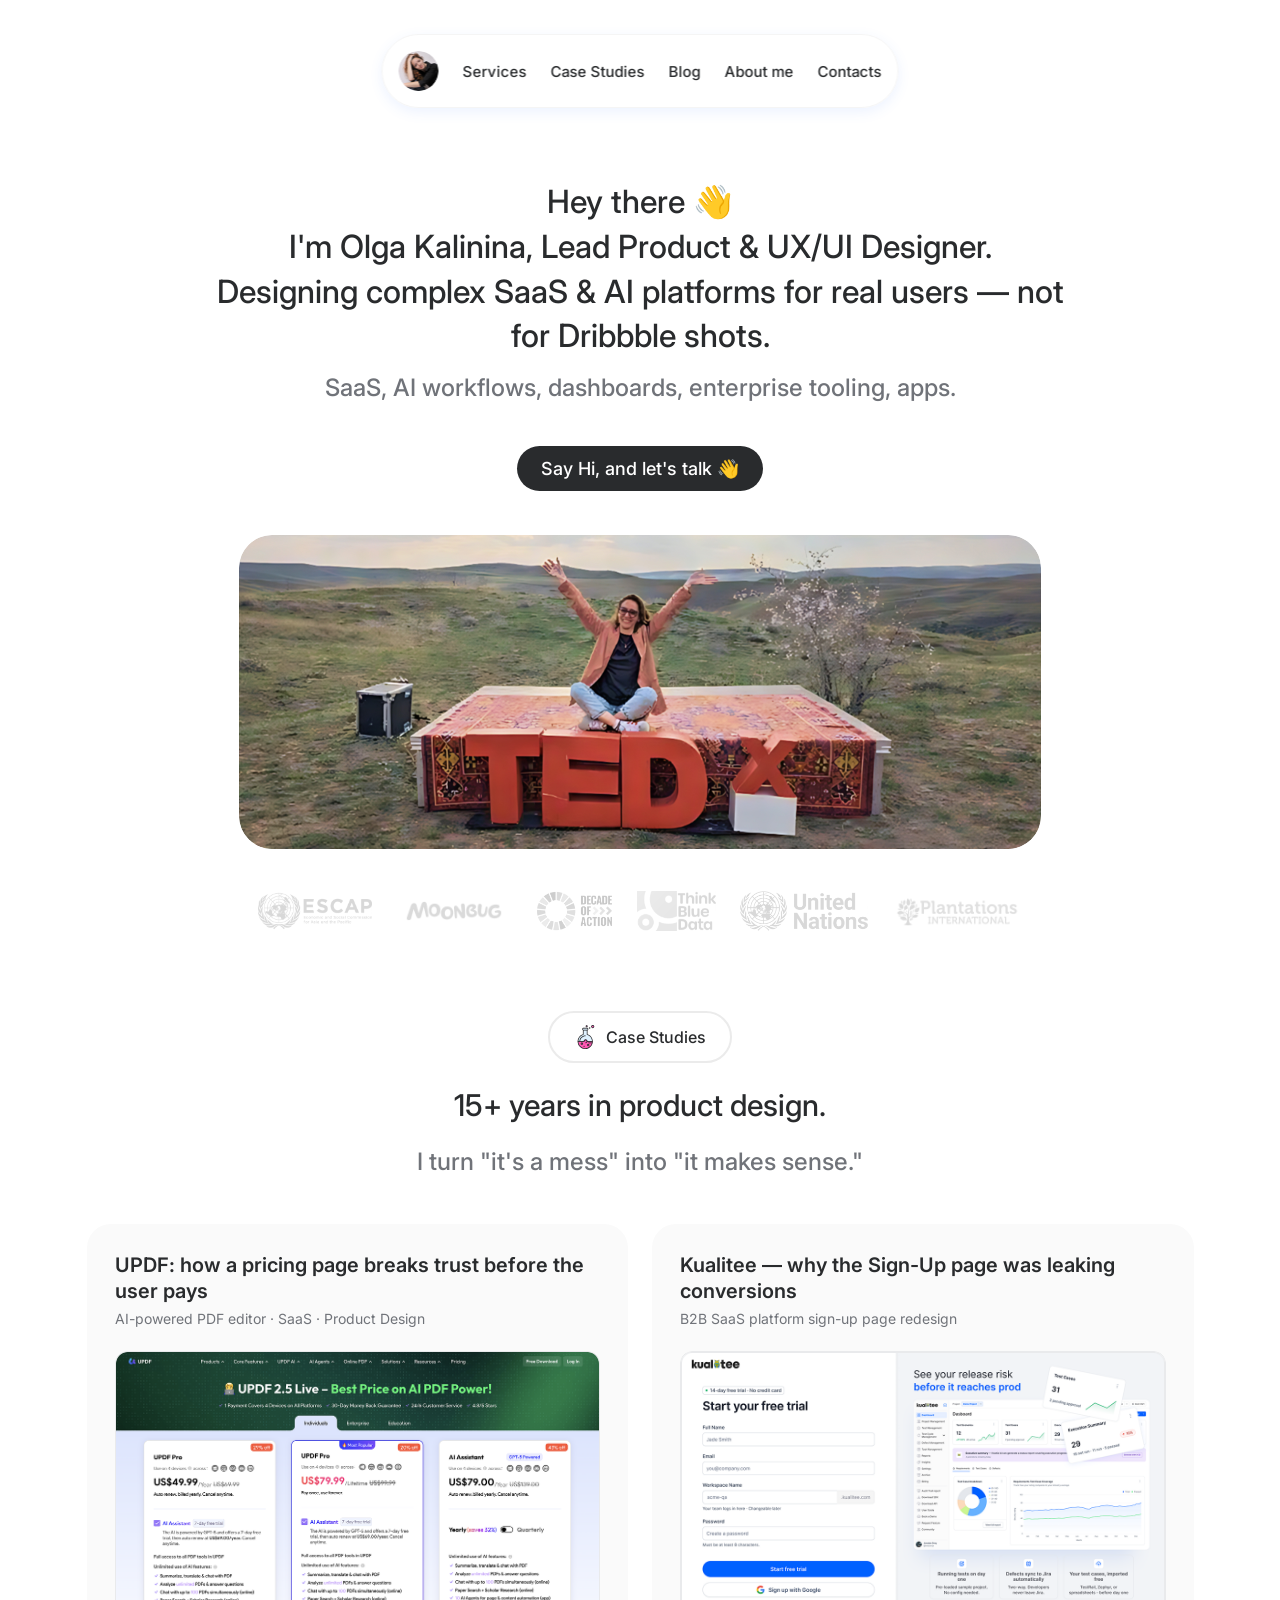
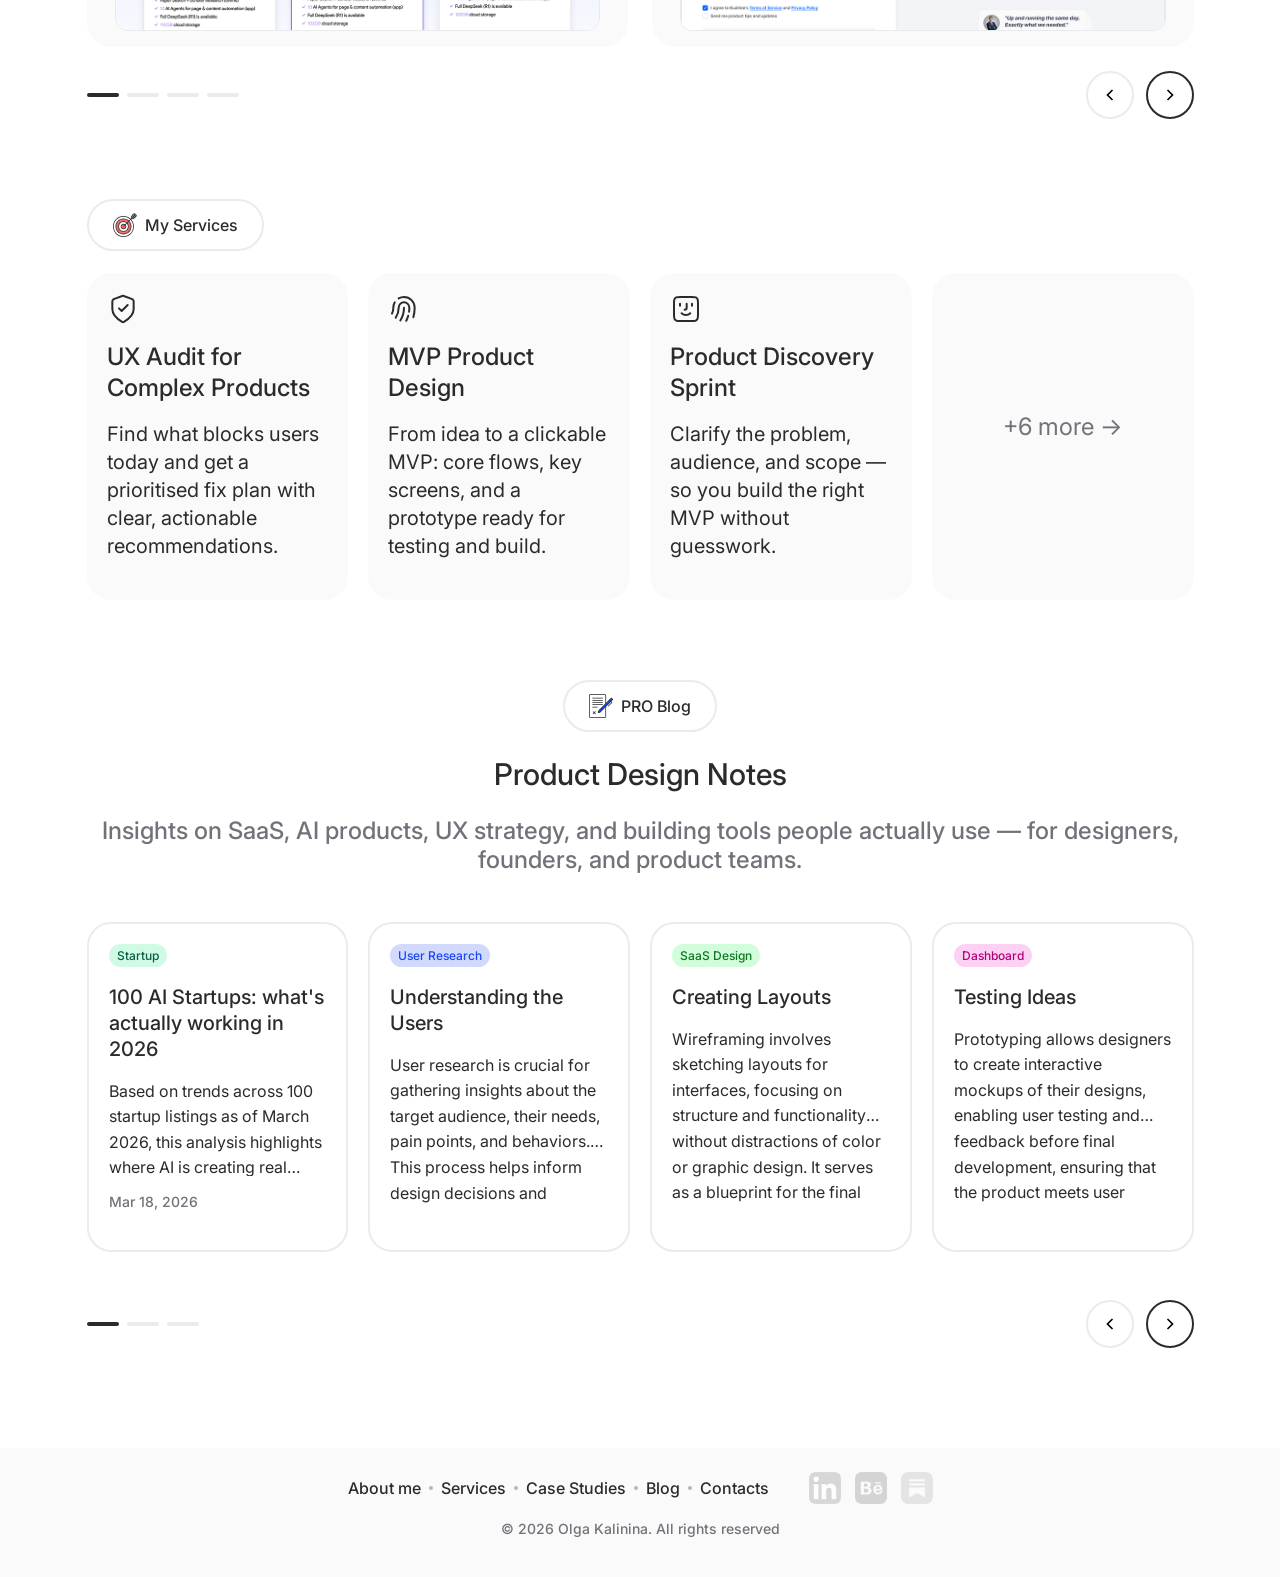
<file: index.html>
<!DOCTYPE html>
<html lang="en">
<head>
  <meta charset="UTF-8" />
  <meta name="viewport" content="width=device-width, initial-scale=1.0" />
  <title>Olga Kalinina — Lead Product & UX/UI Designer</title>
  <link rel="stylesheet" href="style.css" />
  <style>
    /* ── Hero ── */
    .hero { text-align: center; padding: 60px 0 0; display: flex; flex-direction: column; align-items: center; gap: 44px; }
    .hero-text { display: flex; flex-direction: column; gap: 14px; max-width: 863px; }
    .hero-title { font-size: 32px; font-weight: 500; color: var(--dark); line-height: 1.4; }
    .hero-sub { font-size: 24px; font-weight: 500; color: var(--gray); }
    .hero-media { display: flex; flex-direction: column; align-items: center; gap: 42px; width: 100%; max-width: 863px; }
    .hero-photo { width: 100%; max-width: 802px; height: 314px; border-radius: 33px; object-fit: cover; display: block; background: #e8eeff; }
    .client-logos { display: flex; align-items: center; gap: 24px; flex-wrap: nowrap; justify-content: center; }
    .client-logos img { height: 40px; width: auto; max-width: 130px; object-fit: contain; opacity: 0.5; filter: grayscale(1); flex-shrink: 0; }

    /* ── Case Studies section ── */
    .cs-section { display: flex; flex-direction: column; gap: 48px; align-items: center; padding: 80px 0 0; }
    .cs-section-header { display: flex; flex-direction: column; gap: 24px; align-items: center; }
    .cs-section-title { font-size: 30px; font-weight: 500; color: var(--dark); text-align: center; }
    .cs-section-sub { font-size: 24px; font-weight: 500; color: var(--gray); text-align: center; }

    /* Carousel */
    .carousel-wrap { width: 100%; overflow: hidden; }
    .carousel-slides { display: flex; transition: transform 0.45s ease; }
    .carousel-slide { min-width: 100%; display: grid; grid-template-columns: 1fr 1fr; gap: 24px; }

    .cs-card {
      background: var(--bg-soft);
      border-radius: var(--radius-card);
      padding: 28px 28px 0;
      display: flex; flex-direction: column; gap: 8px;
      overflow: hidden; cursor: pointer;
      transition: transform 0.25s, box-shadow 0.25s;
      text-decoration: none; color: inherit;
    }
    .cs-card:hover { transform: translateY(-4px); box-shadow: 0 12px 40px rgba(0,0,0,0.08); }
    .cs-card-header { display: flex; align-items: flex-start; justify-content: space-between; gap: 12px; }
    .cs-card-title { font-size: 20px; font-weight: 600; color: var(--dark); margin-bottom: 6px; line-height: 1.3; }
    .cs-card-desc { font-size: 14px; color: var(--gray); }
    .cs-lock-btn {
      width: 36px; height: 36px; border-radius: 50%;
      background: white; border: 1px solid var(--light-gray);
      display: flex; align-items: center; justify-content: center; flex-shrink: 0; margin-top: 2px;
    }
    .cs-lock-btn svg { width: 18px; height: 18px; }
    .cs-card-img { margin: 16px -28px 0; overflow: hidden; border-radius: 16px 16px 0 0; }
    .cs-card-img img { width: 100%; height: 300px; object-fit: cover; object-position: top; display: block; }
    .cs-card-img-contained { margin: 16px 0 16px; padding: 0; overflow: hidden; border-radius: 12px; }
    .cs-card-img-contained img { width: 100%; height: 280px; object-fit: cover; object-position: top; display: block; border-radius: 12px; border: 1px solid #e9eaec; }

    .carousel-controls { display: flex; align-items: center; justify-content: space-between; width: 100%; }
    .carousel-progress { display: flex; gap: 8px; align-items: center; }
    .carousel-progress span { width: 32px; height: 4px; background: var(--light-gray); border-radius: 2px; transition: background 0.3s; }
    .carousel-progress span.active { background: var(--dark); }
    .carousel-btns { display: flex; gap: 12px; }
    .carousel-btn {
      width: 48px; height: 48px; border-radius: 50%;
      border: 2px solid var(--light-gray); background: white;
      cursor: pointer; display: flex; align-items: center; justify-content: center; transition: border-color 0.2s;
    }
    .carousel-btn:hover { border-color: var(--dark); }
    .carousel-btn.active { border-color: var(--dark); }
    .carousel-btn svg { width: 20px; height: 20px; }

    /* ── Services ── */
    .services-section { display: flex; flex-direction: column; gap: 22px; padding: 80px 0 0; align-items: flex-start; }
    .services-cards { display: grid; grid-template-columns: repeat(4,1fr); gap: 20px; width: 100%; }
    .svc-card {
      background: var(--bg-soft); border-radius: var(--radius-card);
      padding: 20px 20px 40px; display: flex; flex-direction: column; gap: 16px;
      cursor: pointer; transition: box-shadow 0.2s, transform 0.2s;
      text-decoration: none; color: inherit; min-height: 302px;
    }
    .svc-card:hover { box-shadow: 0 8px 32px rgba(0,0,0,0.08); transform: translateY(-3px); }
    .svc-card-icon { width: 32px; height: 32px; object-fit: contain; }
    .svc-card-title { font-size: 24px; font-weight: 500; color: var(--dark); line-height: 1.3; }
    .svc-card-desc { font-size: 20px; color: var(--dark); line-height: 1.4; }
    .svc-card-more { align-items: center; justify-content: center; }
    .svc-card-more span { font-size: 24px; color: var(--gray); }

    /* ── Blog ── */
    .blog-section { display: flex; flex-direction: column; gap: 48px; align-items: center; padding: 80px 0 100px; }
    .blog-section-header { display: flex; flex-direction: column; gap: 24px; align-items: center; }
    .blog-section-title { font-size: 30px; font-weight: 500; color: var(--dark); text-align: center; }
    .blog-section-sub { font-size: 24px; font-weight: 500; color: var(--gray); text-align: center; }
    .blog-cards { display: grid; grid-template-columns: repeat(4,1fr); gap: 20px; width: 100%; }
    .blog-card {
      border: 2px solid var(--light-gray); border-radius: var(--radius-card);
      padding: 20px 20px 40px; display: flex; flex-direction: column; gap: 17px;
      cursor: pointer; transition: border-color 0.2s, transform 0.2s;
      text-decoration: none; color: inherit; height: 330px;
    }
    .blog-card:hover { border-color: var(--dark); transform: translateY(-3px); }
    .blog-tag { display: inline-flex; align-items: center; padding: 4px 8px; border-radius: var(--radius-pill); font-size: 12px; font-weight: 500; width: fit-content; white-space: nowrap; }
    .blog-card-title { font-size: 20px; font-weight: 500; color: var(--dark); line-height: 1.3; }
    .blog-card-excerpt { font-size: 16px; color: var(--dark); line-height: 1.6; flex: 1; overflow: hidden; display: -webkit-box; -webkit-line-clamp: 4; -webkit-box-orient: vertical; }

    /* ── Clickable section-label badges ── */
    a:has(.section-label) { display: inline-block; }
    a:has(.section-label):hover .section-label { opacity: 0.7; transform: translateY(-1px); transition: opacity 0.2s, transform 0.2s; }
    .section-label { transition: opacity 0.2s, transform 0.2s; cursor: pointer; }
  </style>
</head>
<body class="home">

    <nav class="nav">
    <a href="index.html"><img src="images/olga_kalinina.jpg" alt="Olga Kalinina" class="nav-avatar" /></a>
    <div class="nav-links">
      <a href="services.html">Services</a>
      <a href="case-studies.html">Case Studies</a>
      <a href="blog.html">Blog</a>
      <a href="about.html">About me</a>
      <a href="contacts.html">Contacts</a>
    </div>
    <button class="nav-hamburger" onclick="toggleMenu()" aria-label="Menu">
      <span></span><span></span><span></span>
    </button>
  </nav>

  <div class="mobile-menu-backdrop" id="menuBackdrop" onclick="toggleMenu()"></div>
  <div class="mobile-menu" id="mobileMenu">
    <div class="mobile-menu-top">
      <a href="index.html"><img src="images/olga_kalinina.jpg" alt="Olga Kalinina" /></a>
      <button class="mobile-menu-close" onclick="toggleMenu()">&#x2715;</button>
    </div>
    <div class="mobile-menu-links">
      <a href="services.html">Services</a>
      <a href="case-studies.html">Case Studies</a>
      <a href="blog.html">Blog</a>
      <a href="about.html">About me</a>
      <a href="contacts.html">Contacts</a>
    </div>
  </div>

  <div class="page-wrapper">
    <main class="page-content">
      <div class="container">

        <!-- HERO -->
        <div class="hero">
          <div class="hero-text">
            <h1 class="hero-title">Hey there 👋<br>I'm Olga Kalinina, Lead Product &amp; UX/UI Designer.<br>Designing complex SaaS &amp; AI platforms for real users — not for Dribbble shots.</h1>
            <p class="hero-sub">SaaS, AI workflows, dashboards, enterprise tooling, apps.</p>
          </div>
          <a href="contacts.html" class="btn-dark">Say Hi, and let's talk 👋</a>
          <div class="hero-media">
            <img src="images/ted_talk_2024.jpg" alt="Olga Kalinina at TED talk 2024" class="hero-photo" />
            <div class="client-logos">
              <img src="images/UNESCAP_logo.svg" alt="UN ESCAP" />
              <img src="images/Moonbug_logo.svg" alt="Moonbug" />
              <img src="images/Decade_of_action_logo.svg" alt="Decade of Action" />
              <img src="images/Think_blue_data_logo.svg" alt="Think Blue Data" />
              <img src="images/United_Nations_logo.svg" alt="United Nations" />
              <img src="images/Plantations_international_logo.svg" alt="Plantations International" />
            </div>
          </div>
        </div>

        <!-- CASE STUDIES -->
        <div class="cs-section">
          <div class="cs-section-header">
            <a href="case-studies.html" style="text-decoration:none;color:inherit;">
            <span class="section-label">
              <img src="images/case_study_icon.svg" alt="" />
              Case Studies
            </span>
            </a>
            <div class="cs-section-title">15+ years in product design.</div>
            <div class="cs-section-sub">I turn "it's a mess" into "it makes sense."</div>
          </div>

          <div style="width:100%;">
            <div class="carousel-wrap">
              <div class="carousel-slides" id="csSlides">

                <!-- Slide 1: UPDF + Kualitee -->
                <div class="carousel-slide">
                  <a class="cs-card" href="cs-updf.html">
                    <div class="cs-card-header">
                      <div>
                        <div class="cs-card-title">UPDF: how a pricing page breaks trust before the user pays</div>
                        <div class="cs-card-desc">AI-powered PDF editor · SaaS · Product Design</div>
                      </div>
                    </div>
                    <div class="cs-card-img-contained"><img src="images/UPDF_cover_card.png" alt="UPDF pricing page analysis" /></div>
                  </a>
                  <a class="cs-card" href="cs-kualitee.html">
                    <div class="cs-card-header">
                      <div>
                        <div class="cs-card-title">Kualitee — why the Sign-Up page was leaking conversions</div>
                        <div class="cs-card-desc">B2B SaaS platform sign-up page redesign</div>
                      </div>
                    </div>
                    <div class="cs-card-img-contained"><img src="images/Cover_image_card.png" alt="Kualitee B2B SaaS Sign-Up Redesign" /></div>
                  </a>
                </div>

                <!-- Slide 2: Payli + Lattice -->
                <div class="carousel-slide">
                  <a class="cs-card" href="cs-payli.html">
                    <div class="cs-card-header">
                      <div>
                        <div class="cs-card-title">Payli Budget App</div>
                        <div class="cs-card-desc">App for tracking bills, recurring payments, and monthly spending.</div>
                      </div>
                    </div>
                    <div class="cs-card-img"><img src="images/Payli_image.png" alt="Payli Budget App" /></div>
                  </a>
                  <a class="cs-card" href="cs-lattice.html">
                    <div class="cs-card-header">
                      <div>
                        <div class="cs-card-title">Lattice Studio — designing an AI product builder for digital creators</div>
                        <div class="cs-card-desc">AI-assisted creation flow &middot; SaaS &middot; Product Design</div>
                      </div>
                    </div>
                    <div class="cs-card-img-contained"><img src="images/Cover_lattice_small.png" alt="Lattice Studio AI Product Builder" /></div>
                  </a>
                </div>

                <!-- Slide 3: Ghibli + B2C Fitness -->
                <div class="carousel-slide">
                  <a class="cs-card" href="cs-ghibli.html">
                    <div class="cs-card-header">
                      <div>
                        <div class="cs-card-title">Maserati Ghibli Website Redesign</div>
                        <div class="cs-card-desc">Concept redesign for Maserati's Ghibli model website.</div>
                      </div>
                    </div>
                    <div class="cs-card-img"><img src="images/Ghibli_image.png" alt="Maserati Ghibli" /></div>
                  </a>
                  <div class="cs-card" onclick="openNdaModal()">
                    <div class="cs-card-header">
                      <div>
                        <div class="cs-card-title">B2C FitnessTech Platform</div>
                        <div class="cs-card-desc">Platform for creators: community, programs, and subscriptions.</div>
                      </div>
                      <div class="cs-lock-btn"><svg viewBox="0 0 24 24" fill="none" stroke="currentColor" stroke-width="2"><rect x="3" y="11" width="18" height="11" rx="2"/><path d="M7 11V7a5 5 0 0110 0v4"/></svg></div>
                    </div>
                    <div class="cs-card-img"><img src="images/B2C_fitness_platform_image.png" alt="B2C FitnessTech" /></div>
                  </div>
                </div>

                <!-- Slide 4: UN ESCAP + DAM -->
                <div class="carousel-slide">
                  <div class="cs-card" onclick="openNdaModal()">
                    <div class="cs-card-header">
                      <div>
                        <div class="cs-card-title">UN ESCAP — Risk and Resilience Portal</div>
                        <div class="cs-card-desc">Portal for exploring climate risk data by country.</div>
                      </div>
                      <div class="cs-lock-btn"><svg viewBox="0 0 24 24" fill="none" stroke="currentColor" stroke-width="2"><rect x="3" y="11" width="18" height="11" rx="2"/><path d="M7 11V7a5 5 0 0110 0v4"/></svg></div>
                    </div>
                    <div class="cs-card-img"><img src="images/UN_case_study_image.png" alt="UN ESCAP" /></div>
                  </div>
                  <div class="cs-card" onclick="openNdaModal()">
                    <div class="cs-card-header">
                      <div>
                        <div class="cs-card-title">Digital Assets Management System</div>
                        <div class="cs-card-desc">Enterprise DAM to organize, tag, and share media at scale.</div>
                      </div>
                      <div class="cs-lock-btn"><svg viewBox="0 0 24 24" fill="none" stroke="currentColor" stroke-width="2"><rect x="3" y="11" width="18" height="11" rx="2"/><path d="M7 11V7a5 5 0 0110 0v4"/></svg></div>
                    </div>
                    <div class="cs-card-img"><img src="images/Digital_assets_management_system_image.png" alt="DAM" /></div>
                  </div>
                </div>

              </div>
            </div>

            <div class="carousel-controls" style="margin-top:24px;">
              <div class="carousel-progress">
                <span class="active"></span><span></span><span></span><span></span>
              </div>
              <div class="carousel-btns">
                <button class="carousel-btn" onclick="slideCS(-1)" aria-label="Previous">
                  <svg viewBox="0 0 24 24" fill="none" stroke="currentColor" stroke-width="2"><polyline points="15,18 9,12 15,6"/></svg>
                </button>
                <button class="carousel-btn active" onclick="slideCS(1)" aria-label="Next">
                  <svg viewBox="0 0 24 24" fill="none" stroke="currentColor" stroke-width="2"><polyline points="9,18 15,12 9,6"/></svg>
                </button>
              </div>
            </div>
          </div>
        </div>

        <!-- SERVICES -->
        <div class="services-section">
          <a href="services.html" style="text-decoration:none;color:inherit;">
          <span class="section-label">
            <img src="images/My_services_icon.svg" alt="" />
            My Services
          </span>
          </a>
          <div class="services-cards">
            <a href="services.html" class="svc-card">
              <img src="images/shield-tick.svg" alt="" class="svc-card-icon" />
              <div class="svc-card-title">UX Audit for Complex Products</div>
              <div class="svc-card-desc">Find what blocks users today and get a prioritised fix plan with clear, actionable recommendations.</div>
            </a>
            <a href="services.html" class="svc-card">
              <img src="images/fingerprint-04.svg" alt="" class="svc-card-icon" />
              <div class="svc-card-title">MVP Product Design</div>
              <div class="svc-card-desc">From idea to a clickable MVP: core flows, key screens, and a prototype ready for testing and build.</div>
            </a>
            <a href="services.html" class="svc-card">
              <img src="images/face-id-square.svg" alt="" class="svc-card-icon" />
              <div class="svc-card-title">Product Discovery Sprint</div>
              <div class="svc-card-desc">Clarify the problem, audience, and scope — so you build the right MVP without guesswork.</div>
            </a>
            <a href="services.html" class="svc-card svc-card-more">
              <span>+6 more →</span>
            </a>
          </div>
        </div>

        <!-- BLOG -->
        <div class="blog-section">
          <div class="blog-section-header">
            <a href="blog.html" style="text-decoration:none;color:inherit;">
            <span class="section-label">
              <img src="images/PRO_blog_icon.svg" alt="" />
              PRO Blog
            </span>
            </a>
            <div class="blog-section-title">Product Design Notes</div>
            <div class="blog-section-sub">Insights on SaaS, AI products, UX strategy, and building tools people actually use — for designers, founders, and product teams.</div>
          </div>
          <div class="blog-cards">
            <a href="blog-post-startups.html" class="blog-card">
              <span class="blog-tag" style="background:#d1fae5;color:#065f46;">Startup</span>
              <div class="blog-card-title">100 AI Startups: what's actually working in 2026</div>
              <div class="blog-card-excerpt">Based on trends across 100 startup listings as of March 2026, this analysis highlights where AI is creating real value — across products, business...</div>
              <div style="font-size:14px;font-weight:500;color:var(--gray);margin-top:auto;">Mar 18, 2026</div>
            </a>
            <a href="blog-post.html" class="blog-card">
              <span class="blog-tag" style="background:rgba(25,71,245,0.2);color:#1947f5;">User Research</span>
              <div class="blog-card-title">Understanding the Users</div>
              <div class="blog-card-excerpt">User research is crucial for gathering insights about the target audience, their needs, pain points, and behaviors. This process helps inform design decisions and improve product usability.</div>
            </a>
            <a href="blog-post.html" class="blog-card">
              <span class="blog-tag" style="background:rgba(25,245,73,0.2);color:#0a7a20;">SaaS Design</span>
              <div class="blog-card-title">Creating Layouts</div>
              <div class="blog-card-excerpt">Wireframing involves sketching layouts for interfaces, focusing on structure and functionality without distractions of color or graphic design. It serves as a blueprint for the final design.</div>
            </a>
            <a href="blog-post.html" class="blog-card">
              <span class="blog-tag" style="background:rgba(245,25,201,0.2);color:#b5007c;">Dashboard</span>
              <div class="blog-card-title">Testing Ideas</div>
              <div class="blog-card-excerpt">Prototyping allows designers to create interactive mockups of their designs, enabling user testing and feedback before final development, ensuring that the product meets user expectations.</div>
            </a>
          </div>

          <!-- Blog pagination -->
          <div class="carousel-controls" style="margin-top:0;">
            <div class="carousel-progress" id="blogProgress">
              <span class="active"></span><span></span><span></span>
            </div>
            <div class="carousel-btns">
              <button class="carousel-btn" onclick="slideBlog(-1)" aria-label="Previous">
                <svg viewBox="0 0 24 24" fill="none" stroke="currentColor" stroke-width="2"><polyline points="15,18 9,12 15,6"/></svg>
              </button>
              <button class="carousel-btn active" onclick="slideBlog(1)" aria-label="Next">
                <svg viewBox="0 0 24 24" fill="none" stroke="currentColor" stroke-width="2"><polyline points="9,18 15,12 9,6"/></svg>
              </button>
            </div>
          </div>
        </div>

      </div>
    </main>

        <footer class="footer">
      <div class="footer-inner">
        <div class="footer-social-row">
          <nav class="footer-links">
            <a href="about.html">About me</a>
            <span class="footer-dot"></span>
            <a href="services.html">Services</a>
            <span class="footer-dot"></span>
            <a href="case-studies.html">Case Studies</a>
            <span class="footer-dot"></span>
            <a href="blog.html">Blog</a>
            <span class="footer-dot"></span>
            <a href="contacts.html">Contacts</a>
          </nav>
          <div class="footer-socials">
            <a href="https://www.linkedin.com/in/olga-kalinina-sundary/" target="_blank" rel="noopener">
              <img src="images/Linkedin_logo.png" alt="LinkedIn" />
            </a>
            <a href="https://www.behance.net/kalininaolga" target="_blank" rel="noopener">
              <img src="images/Behance_logo.png" alt="Behance" />
            </a>
            <a href="https://substack.com/@olinproduct/" target="_blank" rel="noopener">
              <img src="images/Substack_logo_footer.png" alt="Substack" />
            </a>
          </div>
        </div>
        <p class="footer-copy">&#169; 2026 Olga Kalinina. All rights reserved</p>
      </div>
    </footer>
  </div>

  <!-- NDA MODAL -->
  <div class="modal-overlay" id="ndaModal">
    <div class="modal">
      <div class="modal-icon">
        <svg width="24" height="24" viewBox="0 0 24 24" fill="none" stroke="currentColor" stroke-width="2"><rect x="3" y="11" width="18" height="11" rx="2"/><path d="M7 11V7a5 5 0 0110 0v4"/></svg>
      </div>
      <h2>This project is under NDA</h2>
      <p>This case study contains confidential client work. Please reach out to request access — I'd be happy to walk you through it personally.</p>
      <div class="modal-actions">
        <button class="modal-cancel" onclick="closeNdaModal()">Close</button>
        <a href="contacts.html" class="modal-submit">Contact me →</a>
      </div>
    </div>
  </div>

  <script>
    // Carousel
    let csIndex = 0;
    const totalSlides = 4;
    function slideCS(dir) {
      csIndex = (csIndex + dir + totalSlides) % totalSlides;
      document.getElementById('csSlides').style.transform = `translateX(-${csIndex * 100}%)`;
      document.querySelectorAll('.carousel-progress span').forEach((s,i) => s.classList.toggle('active', i === csIndex));
    }
    // Blog pagination (static, just dots for now)
    let blogIndex = 0;
    function slideBlog(dir) {
      blogIndex = (blogIndex + dir + 3) % 3;
      document.querySelectorAll('#blogProgress span').forEach((s,i) => s.classList.toggle('active', i === blogIndex));
    }
    // NDA modal
    function openNdaModal() { document.getElementById('ndaModal').classList.add('active'); }
    function closeNdaModal() { document.getElementById('ndaModal').classList.remove('active'); }
    document.getElementById('ndaModal').addEventListener('click', e => { if (e.target === document.getElementById('ndaModal')) closeNdaModal(); });
    document.addEventListener('keydown', e => { if (e.key === 'Escape') closeNdaModal(); });
    // Mobile menu
    function toggleMenu() {
      document.getElementById('mobileMenu').classList.toggle('open');
      document.getElementById('menuBackdrop').classList.toggle('open');
    }
  </script>
</body>
</html>
</file>
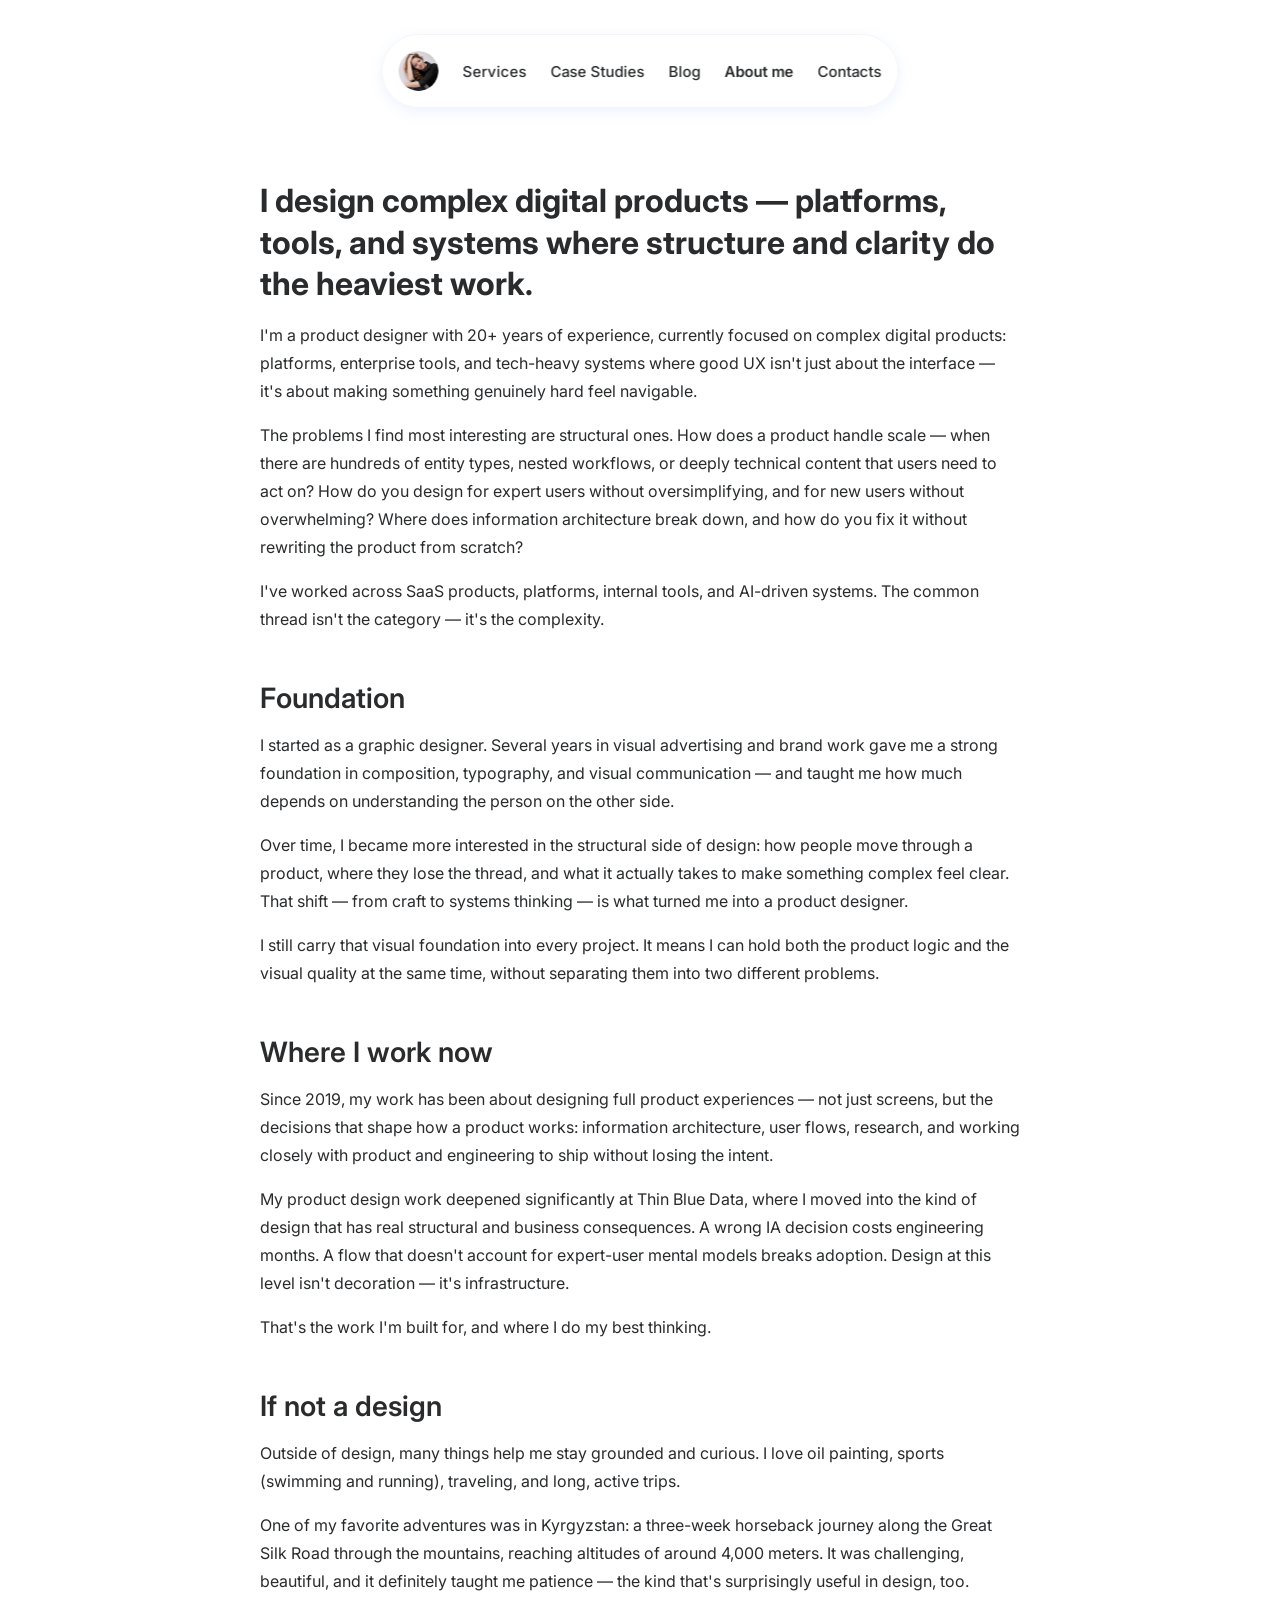
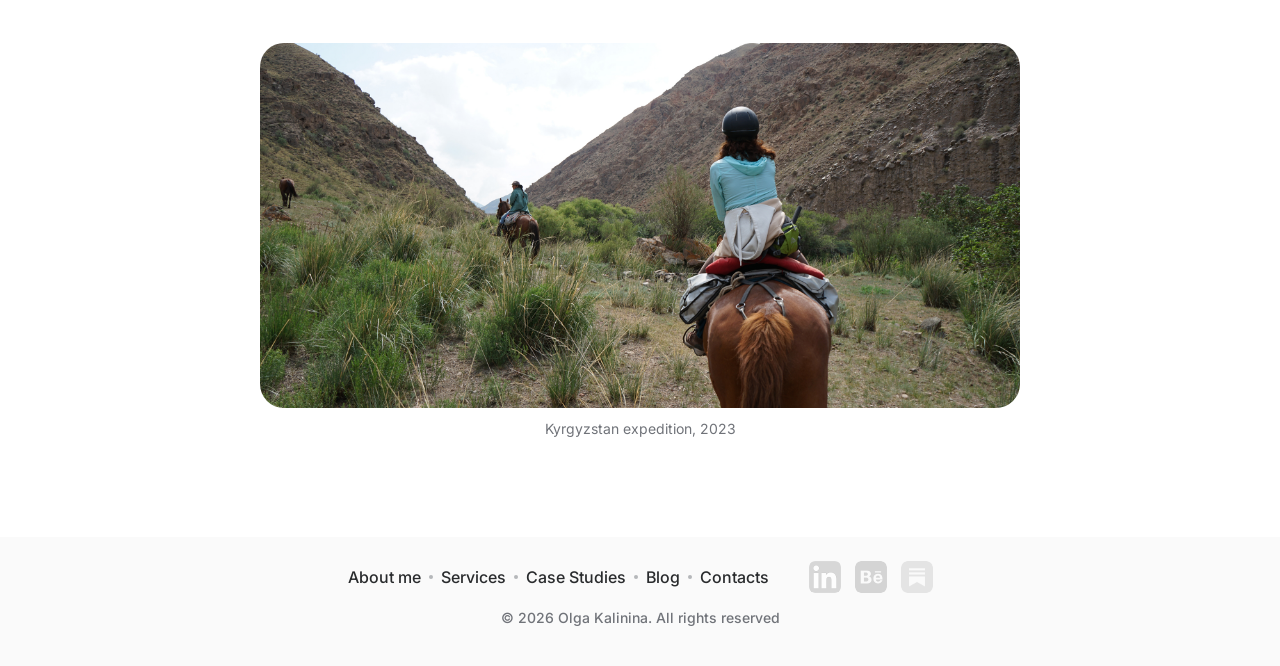
<file: about.html>
<!DOCTYPE html>
<html lang="en">
<head>
  <meta charset="UTF-8" />
  <meta name="viewport" content="width=device-width, initial-scale=1.0" />
  <title>About me — Olga Kalinina</title>
  <link rel="stylesheet" href="style.css" />
  <style>
    .about-wrap { max-width: 760px; margin: 0 auto; padding: 60px 0 100px; display: flex; flex-direction: column; gap: 48px; }
    .about-section { display: flex; flex-direction: column; gap: 16px; }
    .about-section h2 { font-size: 28px; font-weight: 600; color: var(--dark); }
    .about-section p { font-size: 16px; color: var(--dark); line-height: 1.75; }
    .about-photo img { width: 100%; height: auto; display: block; border-radius: 24px; }
    .about-caption { font-size: 14px; color: var(--gray); text-align: center; margin-top: 12px; }
  </style>
</head>
<body>
    <nav class="nav">
    <a href="index.html"><img src="images/olga_kalinina.jpg" alt="Olga Kalinina" class="nav-avatar" /></a>
    <div class="nav-links">
      <a href="services.html">Services</a>
      <a href="case-studies.html">Case Studies</a>
      <a href="blog.html">Blog</a>
      <a href="about.html" class="active">About me</a>
      <a href="contacts.html">Contacts</a>
    </div>
    <button class="nav-hamburger" onclick="toggleMenu()" aria-label="Menu">
      <span></span><span></span><span></span>
    </button>
  </nav>

  <div class="mobile-menu-backdrop" id="menuBackdrop" onclick="toggleMenu()"></div>
  <div class="mobile-menu" id="mobileMenu">
    <div class="mobile-menu-top">
      <a href="index.html"><img src="images/olga_kalinina.jpg" alt="Olga Kalinina" /></a>
      <button class="mobile-menu-close" onclick="toggleMenu()">&#x2715;</button>
    </div>
    <div class="mobile-menu-links">
      <a href="services.html">Services</a>
      <a href="case-studies.html">Case Studies</a>
      <a href="blog.html">Blog</a>
      <a href="about.html" class="active">About me</a>
      <a href="contacts.html">Contacts</a>
    </div>
  </div>

  <div class="page-wrapper">
    <main class="page-content">
      <div class="container">
        <div class="about-wrap">

          <div class="about-section">
            <h1 style="font-size:32px;font-weight:700;line-height:1.3;color:var(--dark);margin:0;">I design complex digital products — platforms, tools, and systems where structure and clarity do the heaviest work.</h1>
            <p>I'm a product designer with 20+ years of experience, currently focused on complex digital products: platforms, enterprise tools, and tech-heavy systems where good UX isn't just about the interface — it's about making something genuinely hard feel navigable.</p>
            <p>The problems I find most interesting are structural ones. How does a product handle scale — when there are hundreds of entity types, nested workflows, or deeply technical content that users need to act on? How do you design for expert users without oversimplifying, and for new users without overwhelming? Where does information architecture break down, and how do you fix it without rewriting the product from scratch?</p>
            <p>I've worked across SaaS products, platforms, internal tools, and AI-driven systems. The common thread isn't the category — it's the complexity.</p>
          </div>

          <div class="about-section">
            <h2>Foundation</h2>
            <p>I started as a graphic designer. Several years in visual advertising and brand work gave me a strong foundation in composition, typography, and visual communication — and taught me how much depends on understanding the person on the other side.</p>
            <p>Over time, I became more interested in the structural side of design: how people move through a product, where they lose the thread, and what it actually takes to make something complex feel clear. That shift — from craft to systems thinking — is what turned me into a product designer.</p>
            <p>I still carry that visual foundation into every project. It means I can hold both the product logic and the visual quality at the same time, without separating them into two different problems.</p>
          </div>

          <div class="about-section">
            <h2>Where I work now</h2>
            <p>Since 2019, my work has been about designing full product experiences — not just screens, but the decisions that shape how a product works: information architecture, user flows, research, and working closely with product and engineering to ship without losing the intent.</p>
            <p>My product design work deepened significantly at Thin Blue Data, where I moved into the kind of design that has real structural and business consequences. A wrong IA decision costs engineering months. A flow that doesn't account for expert-user mental models breaks adoption. Design at this level isn't decoration — it's infrastructure.</p>
            <p>That's the work I'm built for, and where I do my best thinking.</p>
          </div>

          <div class="about-section">
            <h2>If not a design</h2>
            <p>Outside of design, many things help me stay grounded and curious. I love oil painting, sports (swimming and running), traveling, and long, active trips.</p>
            <p>One of my favorite adventures was in Kyrgyzstan: a three-week horseback journey along the Great Silk Road through the mountains, reaching altitudes of around 4,000 meters. It was challenging, beautiful, and it definitely taught me patience — the kind that's surprisingly useful in design, too.</p>
          </div>

          <div>
            <div class="about-photo">
              <img src="images/kyrgyzstan_2023.jpg" alt="Kyrgyzstan expedition, 2023" />
            </div>
            <p class="about-caption">Kyrgyzstan expedition, 2023</p>
          </div>

        </div>
      </div>
    </main>
        <footer class="footer">
      <div class="footer-inner">
        <div class="footer-social-row">
          <nav class="footer-links">
            <a href="about.html">About me</a>
            <span class="footer-dot"></span>
            <a href="services.html">Services</a>
            <span class="footer-dot"></span>
            <a href="case-studies.html">Case Studies</a>
            <span class="footer-dot"></span>
            <a href="blog.html">Blog</a>
            <span class="footer-dot"></span>
            <a href="contacts.html">Contacts</a>
          </nav>
          <div class="footer-socials">
            <a href="https://www.linkedin.com/in/olga-kalinina-sundary/" target="_blank" rel="noopener">
              <img src="images/Linkedin_logo.png" alt="LinkedIn" />
            </a>
            <a href="https://www.behance.net/kalininaolga" target="_blank" rel="noopener">
              <img src="images/Behance_logo.png" alt="Behance" />
            </a>
            <a href="https://substack.com/@olinproduct/" target="_blank" rel="noopener">
              <img src="images/Substack_logo_footer.png" alt="Substack" />
            </a>
          </div>
        </div>
        <p class="footer-copy">&#169; 2026 Olga Kalinina. All rights reserved</p>
      </div>
    </footer>
  </div>
  <script>
    function toggleMenu() {
      document.getElementById('mobileMenu').classList.toggle('open');
      document.getElementById('menuBackdrop').classList.toggle('open');
    }
  </script>
</body>
</html>
</file>
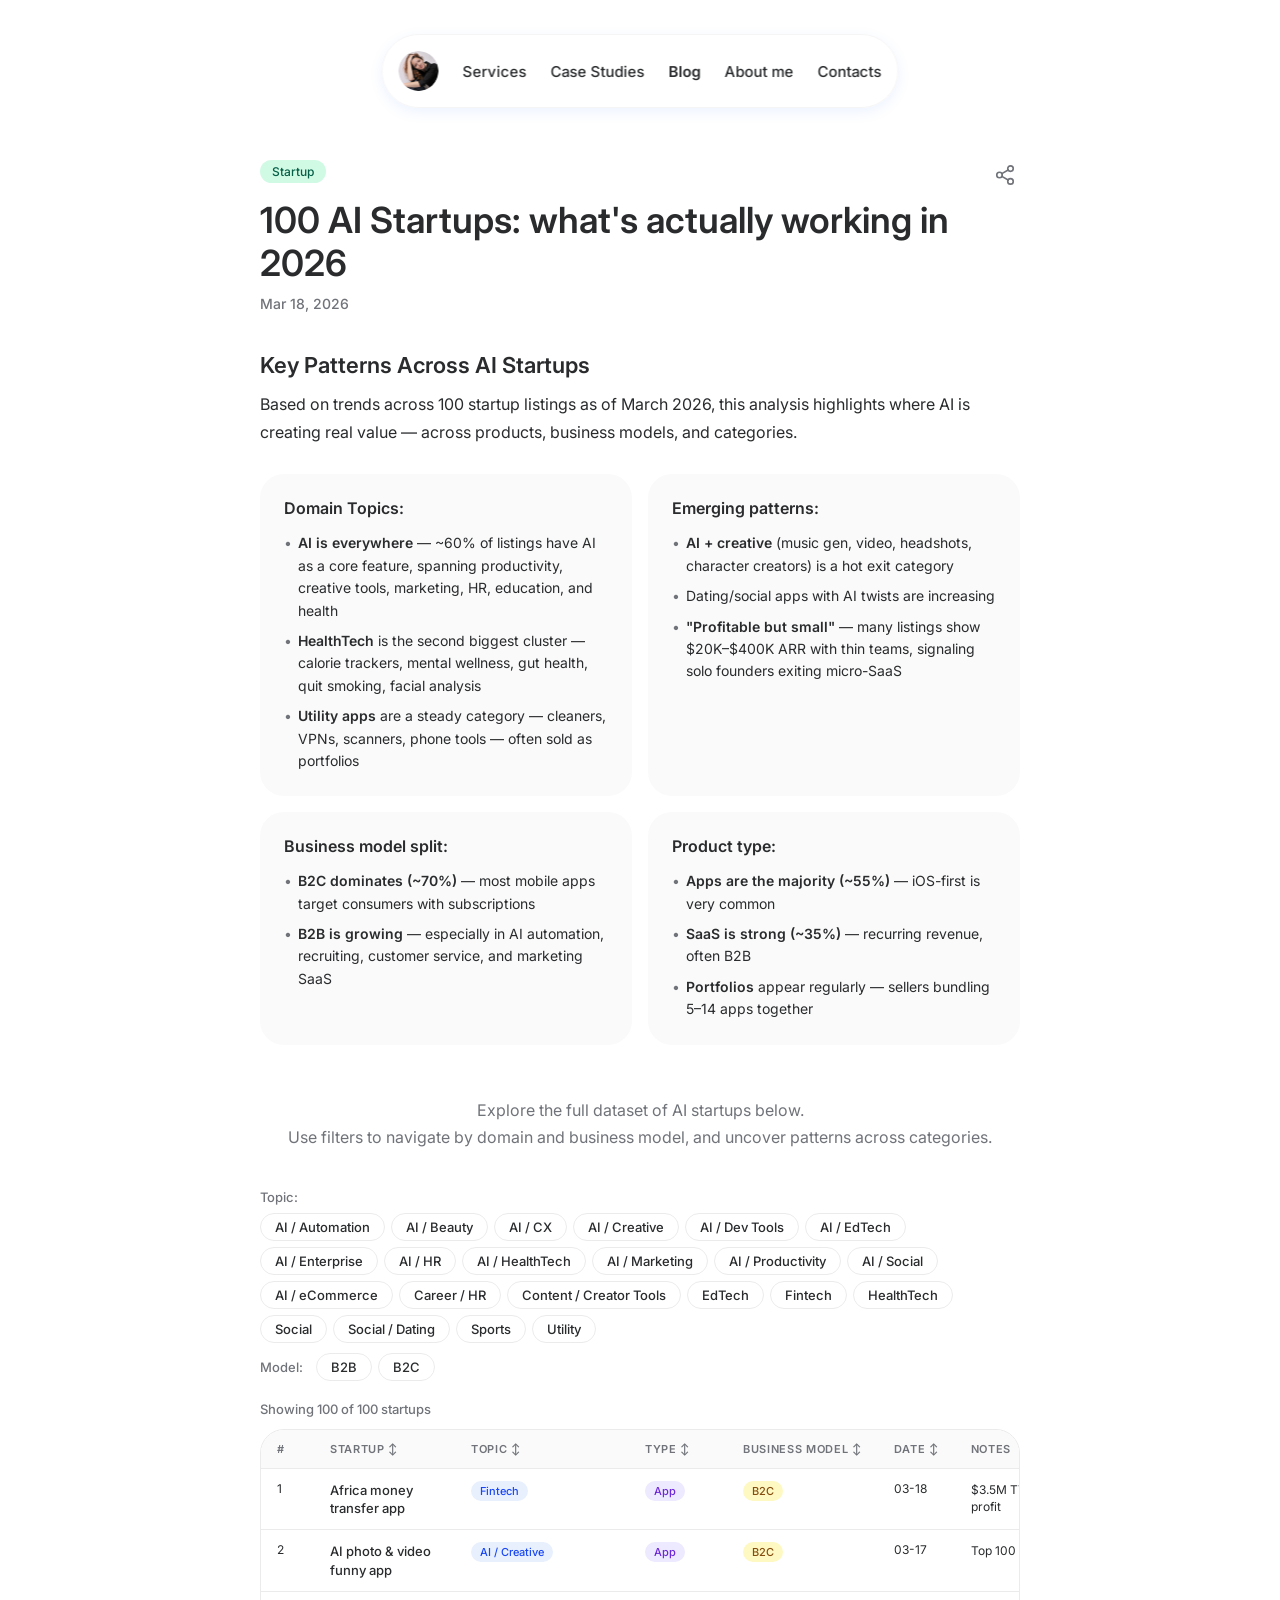
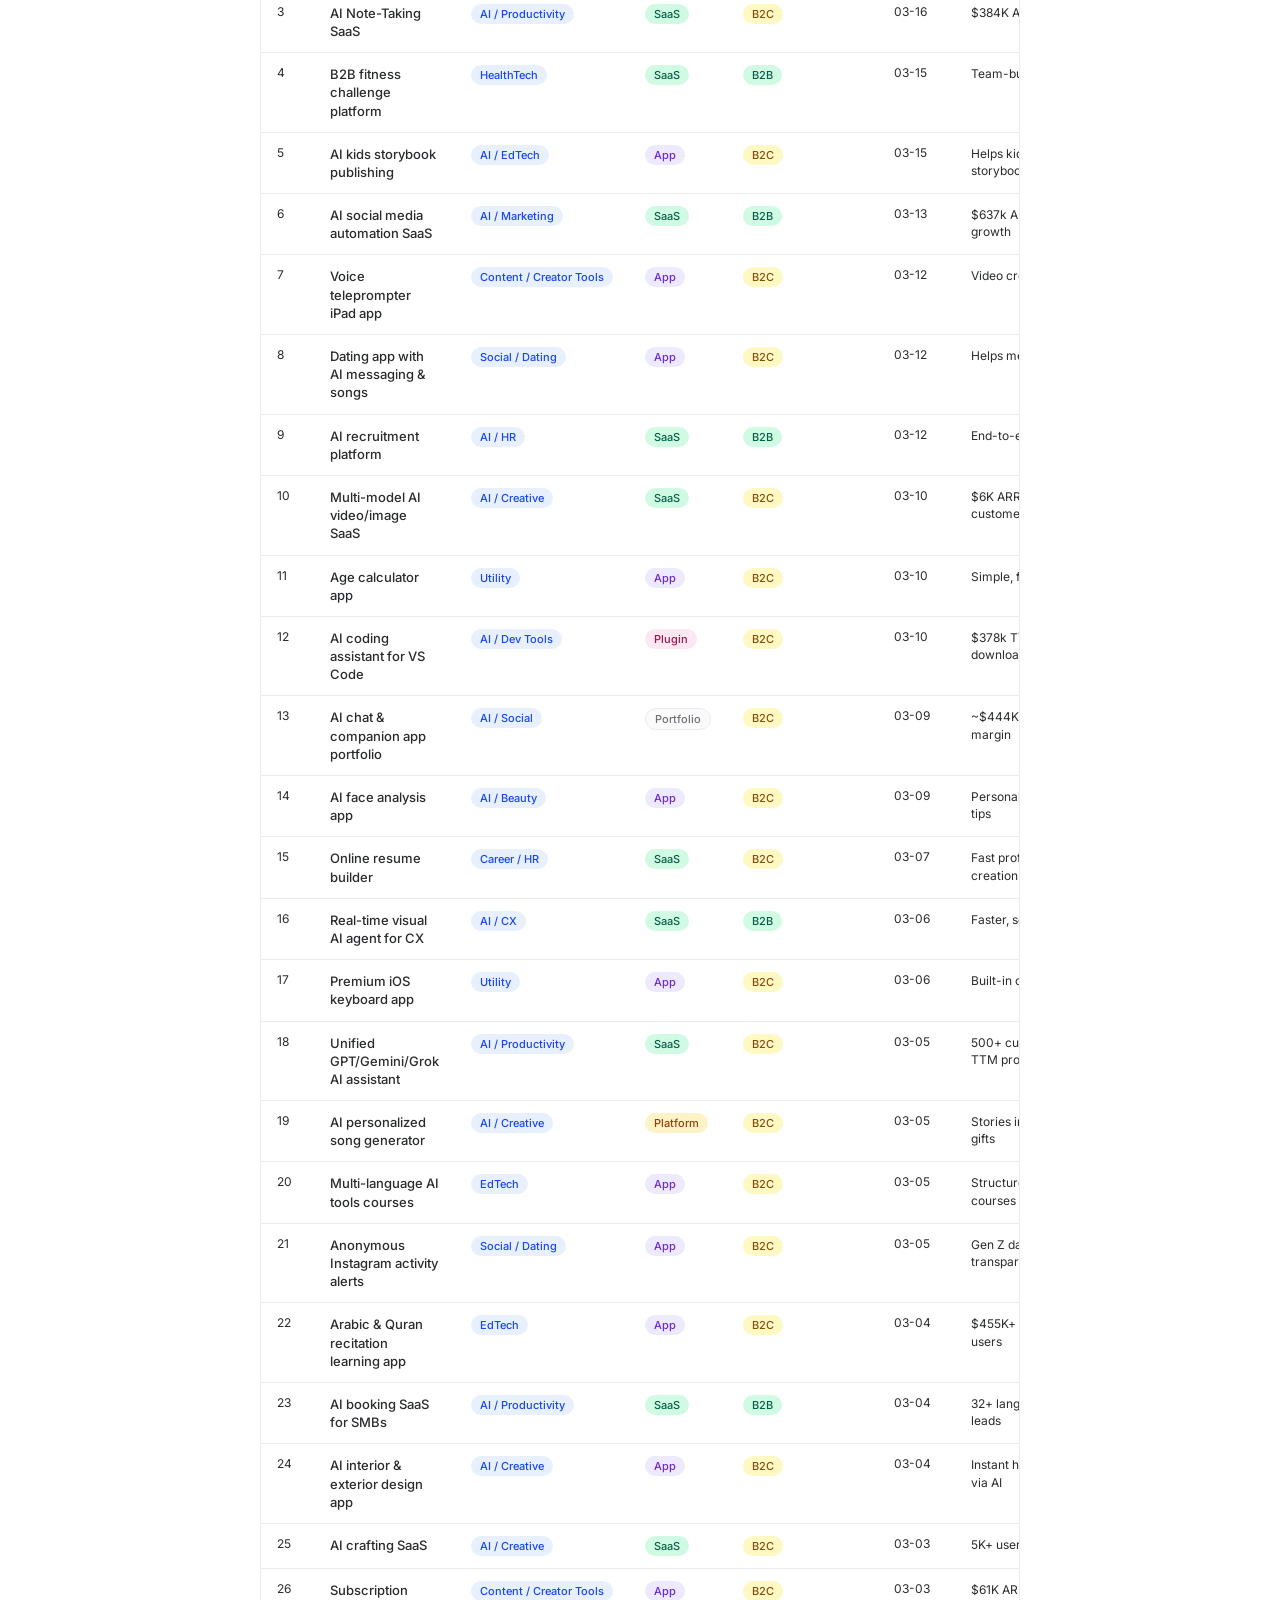
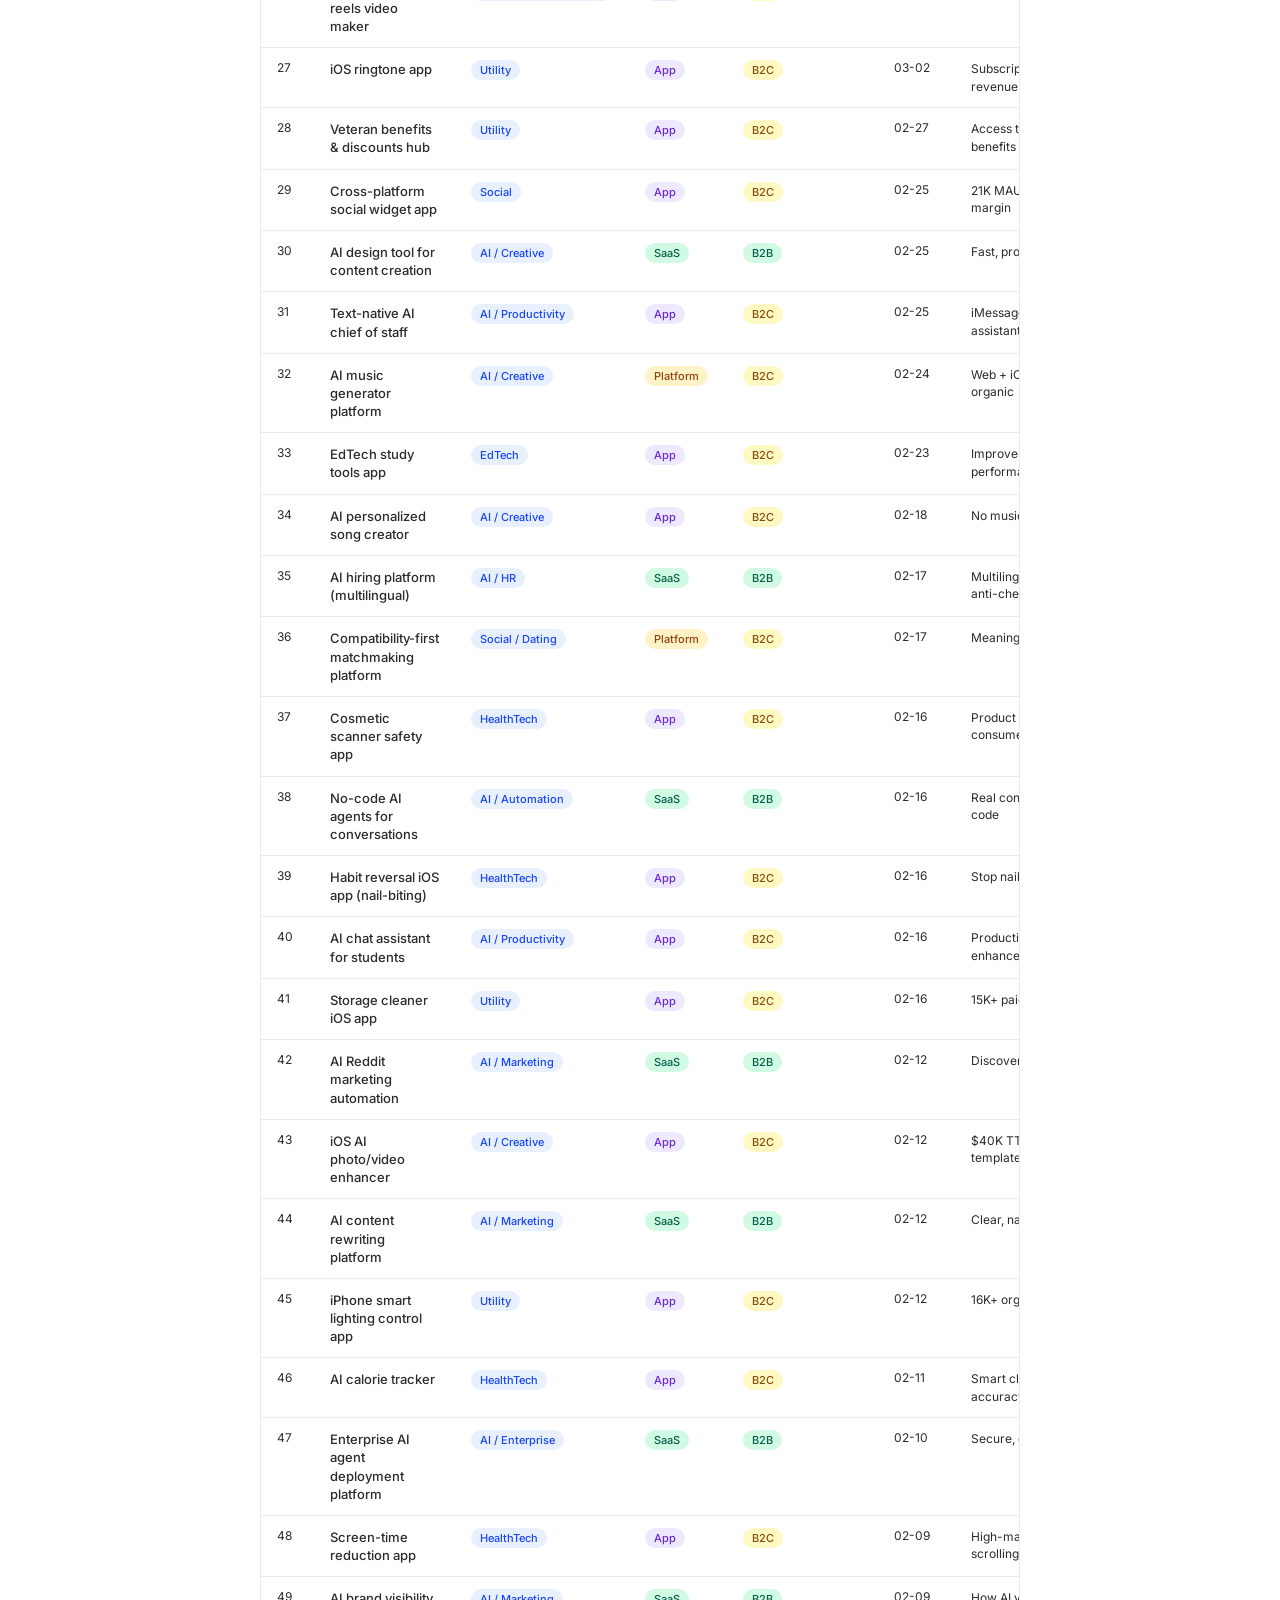
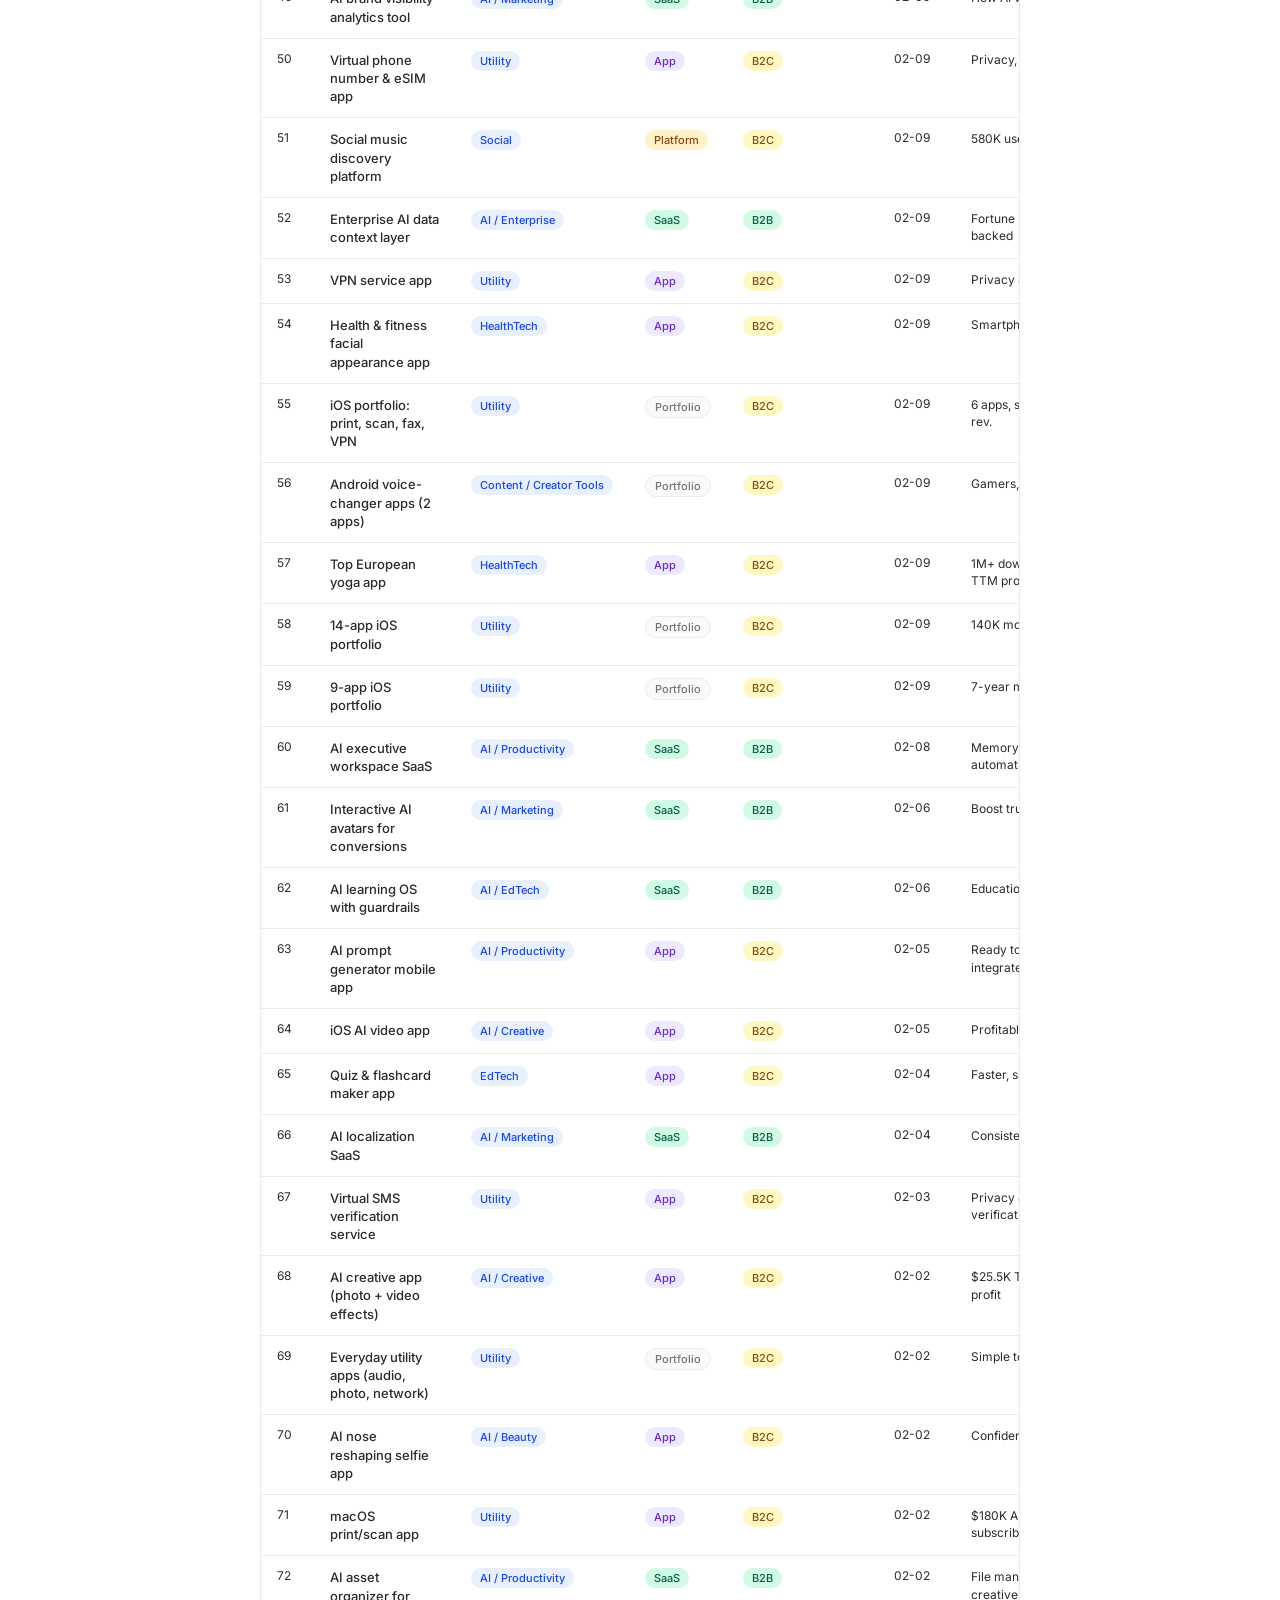
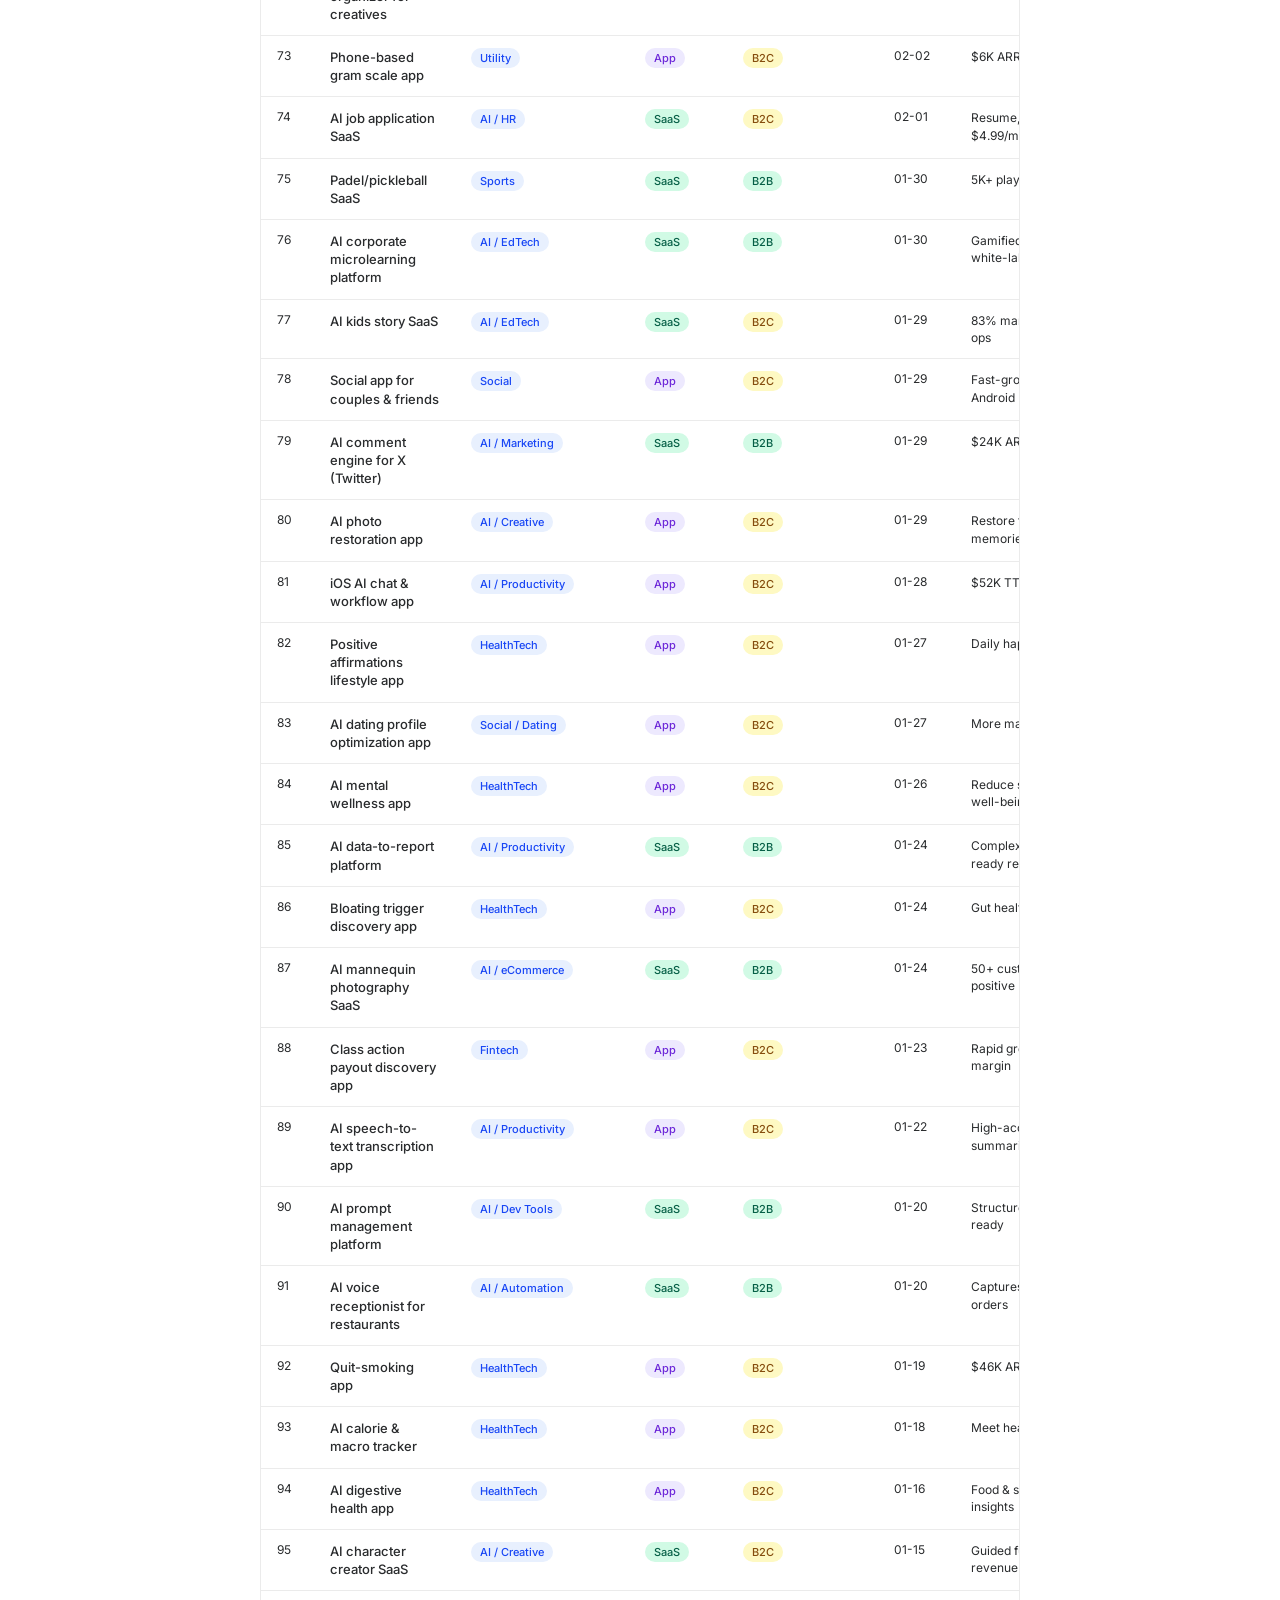
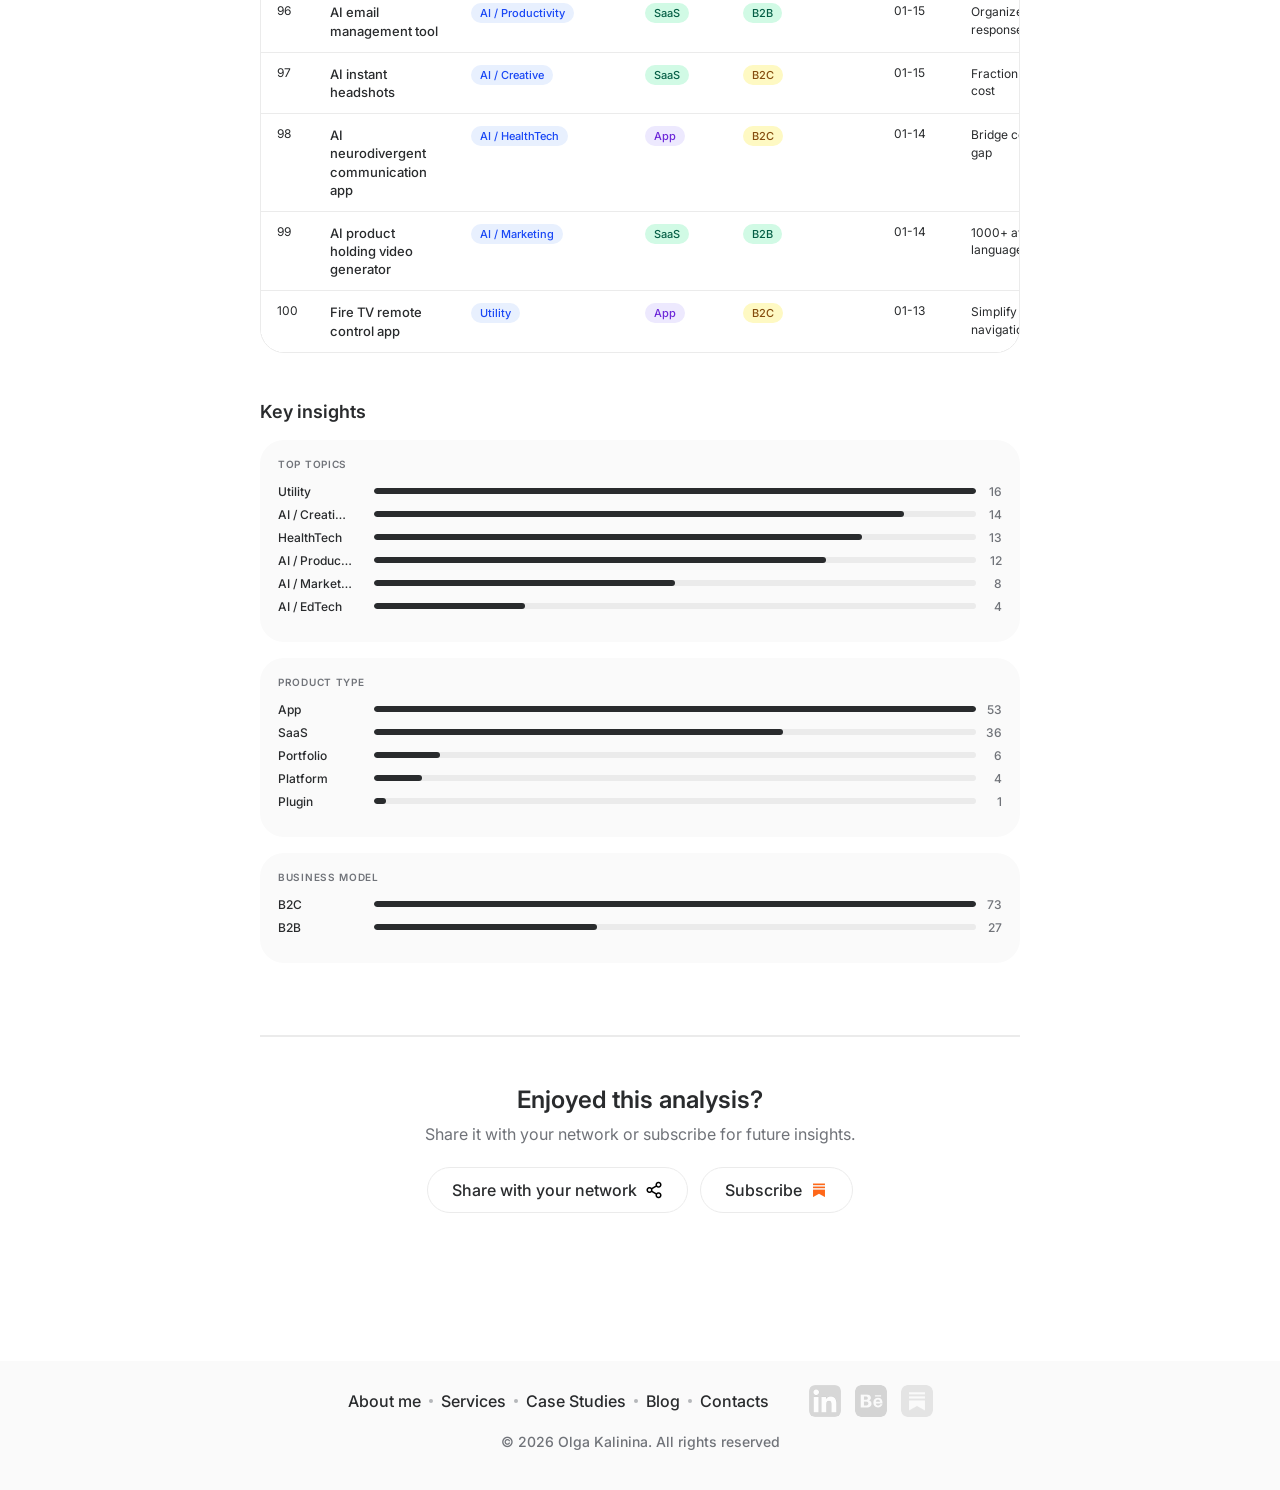
<file: blog-post-startups.html>
<!DOCTYPE html>
<html lang="en">
<head>
  <meta charset="UTF-8" />
  <meta name="viewport" content="width=device-width, initial-scale=1.0" />
  <title>100 AI Startups: what's actually working in 2026 — Olga Kalinina</title>
  <meta name="description" content="Based on trends across 100 startup listings as of March 2026, this analysis highlights where AI is creating real value — across products, business models, and categories." />
  <link rel="stylesheet" href="style.css" />
  <style>
    /* ══════════════════════════════════════════════════════
       All styles use the site's CSS variables from style.css:
       --font, --dark, --gray, --light-gray, --bg-soft,
       --blue-accent, --radius-card, --radius-pill, --transition
    ══════════════════════════════════════════════════════ */

    /* ── Post page layout ── */
    .post-wrap {
      max-width: 760px;
      margin: 0 auto;
      padding: 40px 0 100px;
    }

    /* ── Post header ── */
    .post-header { position: relative; margin-bottom: 32px; }

    .post-tag {
      display: inline-flex;
      align-items: center;
      padding: 4px 12px;
      border-radius: var(--radius-pill);
      font-size: 12px;
      font-weight: 500;
      background: #d1fae5;
      color: #065f46;
      margin-bottom: 16px;
      width: fit-content;
    }

    .post-title {
      font-size: 36px;
      font-weight: 600;
      color: var(--dark);
      line-height: 1.2;
      margin-bottom: 10px;
    }

    .post-date {
      font-size: 14px;
      font-weight: 500;
      color: var(--gray);
    }

    .post-share-btn {
      position: absolute;
      top: 0;
      right: 0;
      background: none;
      border: none;
      cursor: pointer;
      padding: 4px;
      color: var(--gray);
      transition: color var(--transition);
      font-family: var(--font);
      display: flex;
      align-items: center;
    }
    .post-share-btn:hover { color: var(--dark); }
    .post-share-btn svg { width: 22px; height: 22px; }

    /* ── Post body typography ── */
    .post-section-title {
      font-size: 22px;
      font-weight: 600;
      color: var(--dark);
      margin: 40px 0 12px;
    }

    .post-intro {
      font-size: 16px;
      color: var(--dark);
      line-height: 1.75;
      margin-bottom: 28px;
    }

    /* ── Insight cards 2×2 ── */
    .insight-grid {
      display: grid;
      grid-template-columns: 1fr 1fr;
      gap: 16px;
      margin-bottom: 52px;
    }

    .insight-card {
      background: var(--bg-soft);
      border-radius: var(--radius-card);
      padding: 24px;
    }

    .insight-card h3 {
      font-size: 16px;
      font-weight: 600;
      color: var(--dark);
      margin-bottom: 14px;
    }

    .insight-card ul {
      list-style: none;
      padding: 0;
      display: flex;
      flex-direction: column;
      gap: 8px;
    }

    .insight-card li {
      font-size: 14px;
      line-height: 1.6;
      color: var(--dark);
      padding-left: 14px;
      position: relative;
    }
    .insight-card li::before {
      content: '•';
      position: absolute;
      left: 0;
      color: var(--gray);
    }
    .insight-card li strong { font-weight: 600; color: var(--dark); }

    /* ── Table intro text ── */
    .table-intro {
      text-align: center;
      margin-bottom: 32px;
    }
    .table-intro p {
      font-size: 16px;
      color: var(--gray);
      line-height: 1.7;
    }

    /* ── Filter bar ── */
    .filter-block { margin-bottom: 20px; }

    .filter-row {
      display: flex;
      flex-wrap: wrap;
      align-items: flex-start;
      gap: 8px;
      margin-bottom: 10px;
    }

    .filter-row-label {
      font-size: 13px;
      font-weight: 500;
      color: var(--gray);
      padding-top: 6px;
      white-space: nowrap;
      min-width: 48px;
    }

    .filter-pills { display: flex; flex-wrap: wrap; gap: 6px; }

    .filter-pill {
      padding: 5px 14px;
      border-radius: var(--radius-pill);
      border: 1.5px solid var(--light-gray);
      background: white;
      font-size: 13px;
      font-weight: 500;
      color: var(--dark);
      cursor: pointer;
      transition: all var(--transition);
      white-space: nowrap;
      font-family: var(--font);
    }
    .filter-pill:hover { border-color: var(--dark); }
    .filter-pill.active {
      background: var(--dark);
      border-color: var(--dark);
      color: white;
    }

    /* ── Table count ── */
    .table-count {
      font-size: 13px;
      font-weight: 500;
      color: var(--gray);
      margin-bottom: 12px;
    }

    /* ── Startup table ── */
    .table-scroll {
      overflow-x: auto;
      border-radius: var(--radius-card);
      border: 1.5px solid var(--light-gray);
      background: white;
      margin-bottom: 8px;
    }

    .startup-table {
      width: 100%;
      border-collapse: collapse;
      font-size: 13px;
      font-family: var(--font);
    }

    .startup-table thead th {
      padding: 12px 16px;
      text-align: left;
      font-size: 11px;
      font-weight: 600;
      color: var(--gray);
      text-transform: uppercase;
      letter-spacing: 0.06em;
      border-bottom: 1.5px solid var(--light-gray);
      white-space: nowrap;
      cursor: pointer;
      user-select: none;
      background: var(--bg-soft);
    }
    .startup-table thead th:hover { color: var(--dark); }

    .startup-table tbody tr {
      border-bottom: 1px solid var(--light-gray);
      transition: background var(--transition);
    }
    .startup-table tbody tr:last-child { border-bottom: none; }
    .startup-table tbody tr:hover td { background: var(--bg-soft); }

    .startup-table td {
      padding: 12px 16px;
      color: var(--dark);
      vertical-align: top;
    }

    .td-num   { color: var(--light-gray); font-size: 12px; width: 36px; }
    .td-name  { font-weight: 500; max-width: 200px; line-height: 1.4; }
    .td-date  { white-space: nowrap; color: var(--gray); font-size: 12px; }
    .td-notes { color: var(--gray); max-width: 180px; font-size: 12px; line-height: 1.45; }

    /* ── Row badges ── */
    .badge {
      display: inline-flex;
      align-items: center;
      padding: 3px 9px;
      border-radius: var(--radius-pill);
      font-size: 11px;
      font-weight: 500;
      white-space: nowrap;
    }
    /* topic badge — uses blue accent tint */
    .badge-topic    { background: #e8f0fe; color: #1947f5; }
    /* type badges */
    .badge-saas     { background: #d1fae5; color: #065f46; }
    .badge-app      { background: #ede9fe; color: #6d28d9; }
    .badge-platform { background: #fef3c7; color: #92400e; }
    .badge-portfolio{ background: var(--bg-soft); color: var(--gray); border: 1px solid var(--light-gray); }
    .badge-plugin   { background: #fce7f3; color: #9d174d; }
    /* model badges */
    .badge-b2b      { background: #d1fae5; color: #065f46; }
    .badge-b2c      { background: #fef9c3; color: #854d0e; }

    /* ── No results ── */
    .no-results {
      padding: 48px;
      text-align: center;
      color: var(--gray);
      font-size: 14px;
    }

    /* ── Trends section ── */
    .trends-wrap { margin-top: 48px; }

    .trends-title {
      font-size: 18px;
      font-weight: 600;
      color: var(--dark);
      margin-bottom: 18px;
    }

    .trends-grid {
      display: grid;
      grid-template-columns: 1fr;
      gap: 16px;
    }

    .trend-card {
      background: var(--bg-soft);
      border-radius: var(--radius-card);
      padding: 18px 18px 20px;
    }

    .trend-card-label {
      font-size: 10px;
      font-weight: 600;
      color: var(--gray);
      text-transform: uppercase;
      letter-spacing: 0.07em;
      margin-bottom: 14px;
    }

    .trend-row {
      display: flex;
      align-items: center;
      gap: 8px;
      margin-bottom: 8px;
    }

    .trend-row-name {
      font-size: 12px;
      font-weight: 500;
      color: var(--dark);
      width: 88px;
      flex-shrink: 0;
      overflow: hidden;
      text-overflow: ellipsis;
      white-space: nowrap;
    }

    .trend-bar-bg {
      flex: 1;
      height: 6px;
      background: var(--light-gray);
      border-radius: 3px;
      overflow: hidden;
    }

    .trend-bar-fill {
      height: 100%;
      background: var(--dark);
      border-radius: 3px;
      transition: width 0.35s ease;
    }

    .trend-row-count {
      font-size: 12px;
      font-weight: 500;
      color: var(--gray);
      min-width: 18px;
      text-align: right;
    }

    /* ── CTA section ── */
    .cta-block {
      margin-top: 72px;
      padding: 48px 0;
      border-top: 2px solid var(--light-gray);
      text-align: center;
      display: flex;
      flex-direction: column;
      align-items: center;
      gap: 8px;
    }

    .cta-block h2 {
      font-size: 24px;
      font-weight: 600;
      color: var(--dark);
    }

    .cta-block p {
      font-size: 16px;
      color: var(--gray);
      line-height: 1.6;
      margin-bottom: 12px;
    }

    .cta-buttons {
      display: flex;
      justify-content: center;
      gap: 12px;
      flex-wrap: wrap;
    }

    /* Outlined pill button — matches site's border style */
    .btn-outline {
      display: inline-flex;
      align-items: center;
      gap: 8px;
      padding: 12px 24px;
      border-radius: var(--radius-pill);
      border: 1.5px solid var(--light-gray);
      background: white;
      font-size: 16px;
      font-weight: 500;
      color: var(--dark);
      cursor: pointer;
      transition: border-color var(--transition), transform var(--transition);
      font-family: var(--font);
      text-decoration: none;
    }
    .btn-outline:hover {
      border-color: var(--dark);
      transform: translateY(-1px);
    }
    .btn-outline img { width: 18px; height: 18px; object-fit: contain; }

    /* ── Responsive ── */
    @media (max-width: 768px) {
      .post-wrap { padding: 32px 0 80px; }
      .post-title { font-size: 26px; }
      .insight-grid { grid-template-columns: 1fr; }

      .cta-block h2 { font-size: 20px; }
      .cta-buttons  { flex-direction: column; align-items: stretch; }
      .btn-outline  { justify-content: center; }
    }
  </style>
</head>
<body>

  <!-- ═══ NAV ═══ -->
    <nav class="nav">
    <a href="index.html"><img src="images/olga_kalinina.jpg" alt="Olga Kalinina" class="nav-avatar" /></a>
    <div class="nav-links">
      <a href="services.html">Services</a>
      <a href="case-studies.html">Case Studies</a>
      <a href="blog.html" class="active">Blog</a>
      <a href="about.html">About me</a>
      <a href="contacts.html">Contacts</a>
    </div>
    <button class="nav-hamburger" onclick="toggleMenu()" aria-label="Menu">
      <span></span><span></span><span></span>
    </button>
  </nav>

  <div class="mobile-menu-backdrop" id="menuBackdrop" onclick="toggleMenu()"></div>
  <div class="mobile-menu" id="mobileMenu">
    <div class="mobile-menu-top">
      <a href="index.html"><img src="images/olga_kalinina.jpg" alt="Olga Kalinina" /></a>
      <button class="mobile-menu-close" onclick="toggleMenu()">&#x2715;</button>
    </div>
    <div class="mobile-menu-links">
      <a href="services.html">Services</a>
      <a href="case-studies.html">Case Studies</a>
      <a href="blog.html" class="active">Blog</a>
      <a href="about.html">About me</a>
      <a href="contacts.html">Contacts</a>
    </div>
  </div>

  <!-- ═══ PAGE ═══ -->
  <div class="page-wrapper">
    <main class="page-content">
      <div class="container">
        <div class="post-wrap">

          <!-- ── Header ── -->
          <div class="post-header">
            <span class="post-tag">Startup</span>
            <button class="post-share-btn" id="shareTopBtn" aria-label="Share">
              <svg viewBox="0 0 24 24" fill="none" stroke="currentColor"
                   stroke-width="1.8" stroke-linecap="round" stroke-linejoin="round">
                <circle cx="18" cy="5" r="3"/>
                <circle cx="6" cy="12" r="3"/>
                <circle cx="18" cy="19" r="3"/>
                <line x1="8.59" y1="13.51" x2="15.42" y2="17.49"/>
                <line x1="15.41" y1="6.51" x2="8.59" y2="10.49"/>
              </svg>
            </button>
            <h1 class="post-title">100 AI Startups: what's actually working in 2026</h1>
            <p class="post-date">Mar 18, 2026</p>
          </div>

          <!-- ── Section heading + intro ── -->
          <h2 class="post-section-title">Key Patterns Across AI Startups</h2>
          <p class="post-intro">Based on trends across 100 startup listings as of March 2026, this analysis highlights where AI is creating real value — across products, business models, and categories.</p>

          <!-- ── 2×2 insight cards ── -->
          <div class="insight-grid">
            <div class="insight-card">
              <h3>Domain Topics:</h3>
              <ul>
                <li><strong>AI is everywhere</strong> — ~60% of listings have AI as a core feature, spanning productivity, creative tools, marketing, HR, education, and health</li>
                <li><strong>HealthTech</strong> is the second biggest cluster — calorie trackers, mental wellness, gut health, quit smoking, facial analysis</li>
                <li><strong>Utility apps</strong> are a steady category — cleaners, VPNs, scanners, phone tools — often sold as portfolios</li>
              </ul>
            </div>
            <div class="insight-card">
              <h3>Emerging patterns:</h3>
              <ul>
                <li><strong>AI + creative</strong> (music gen, video, headshots, character creators) is a hot exit category</li>
                <li>Dating/social apps with AI twists are increasing</li>
                <li><strong>"Profitable but small"</strong> — many listings show $20K–$400K ARR with thin teams, signaling solo founders exiting micro-SaaS</li>
              </ul>
            </div>
            <div class="insight-card">
              <h3>Business model split:</h3>
              <ul>
                <li><strong>B2C dominates (~70%)</strong> — most mobile apps target consumers with subscriptions</li>
                <li><strong>B2B is growing</strong> — especially in AI automation, recruiting, customer service, and marketing SaaS</li>
              </ul>
            </div>
            <div class="insight-card">
              <h3>Product type:</h3>
              <ul>
                <li><strong>Apps are the majority (~55%)</strong> — iOS-first is very common</li>
                <li><strong>SaaS is strong (~35%)</strong> — recurring revenue, often B2B</li>
                <li><strong>Portfolios</strong> appear regularly — sellers bundling 5–14 apps together</li>
              </ul>
            </div>
          </div>

          <!-- ── Table intro ── -->
          <div class="table-intro">
            <p>Explore the full dataset of AI startups below.<br>
            Use filters to navigate by domain and business model, and uncover patterns across categories.</p>
          </div>

          <!-- ── Filters ── -->
          <div class="filter-block">
            <div class="filter-row">
              <span class="filter-row-label">Topic:</span>
              <div class="filter-pills" id="topicPills"></div>
            </div>
            <div class="filter-row">
              <span class="filter-row-label">Model:</span>
              <div class="filter-pills" id="modelPills"></div>
            </div>
          </div>

          <p class="table-count" id="tableCount"></p>

          <!-- ── Table ── -->
          <div class="table-scroll">
            <table class="startup-table">
              <thead>
                <tr>
                  <th class="td-num" onclick="sortBy('id')">#</th>
                  <th onclick="sortBy('name')">STARTUP ↕</th>
                  <th onclick="sortBy('topic')">TOPIC ↕</th>
                  <th onclick="sortBy('type')">TYPE ↕</th>
                  <th onclick="sortBy('model')">BUSINESS MODEL ↕</th>
                  <th onclick="sortBy('date')">DATE ↕</th>
                  <th>NOTES</th>
                </tr>
              </thead>
              <tbody id="tableBody"></tbody>
            </table>
          </div>

          <!-- ── Trends ── -->
          <div class="trends-wrap">
            <h2 class="trends-title">Key insights</h2>
            <div class="trends-grid">
              <div class="trend-card">
                <div class="trend-card-label">Top Topics</div>
                <div id="trendTopics"></div>
              </div>
              <div class="trend-card">
                <div class="trend-card-label">Product Type</div>
                <div id="trendTypes"></div>
              </div>
              <div class="trend-card">
                <div class="trend-card-label">Business Model</div>
                <div id="trendModels"></div>
              </div>
            </div>
          </div>

          <!-- ── CTA ── -->
          <div class="cta-block">
            <h2>Enjoyed this analysis?</h2>
            <p>Share it with your network or subscribe for future insights.</p>
            <div class="cta-buttons">
              <button class="btn-outline" id="shareCtaBtn">
                Share with your network
                <img src="images/share-07.png" alt="" />
              </button>
              <a class="btn-outline" href="https://substack.com/@olinproduct/" target="_blank" rel="noopener">
                Subscribe
                <img src="images/substack.png" alt="Substack" />
              </a>
            </div>
          </div>

        </div><!-- /post-wrap -->
      </div><!-- /container -->
    </main>

    <!-- ═══ FOOTER ═══ -->
        <footer class="footer">
      <div class="footer-inner">
        <div class="footer-social-row">
          <nav class="footer-links">
            <a href="about.html">About me</a>
            <span class="footer-dot"></span>
            <a href="services.html">Services</a>
            <span class="footer-dot"></span>
            <a href="case-studies.html">Case Studies</a>
            <span class="footer-dot"></span>
            <a href="blog.html">Blog</a>
            <span class="footer-dot"></span>
            <a href="contacts.html">Contacts</a>
          </nav>
          <div class="footer-socials">
            <a href="https://www.linkedin.com/in/olga-kalinina-sundary/" target="_blank" rel="noopener">
              <img src="images/Linkedin_logo.png" alt="LinkedIn" />
            </a>
            <a href="https://www.behance.net/kalininaolga" target="_blank" rel="noopener">
              <img src="images/Behance_logo.png" alt="Behance" />
            </a>
            <a href="https://substack.com/@olinproduct/" target="_blank" rel="noopener">
              <img src="images/Substack_logo_footer.png" alt="Substack" />
            </a>
          </div>
        </div>
        <p class="footer-copy">&#169; 2026 Olga Kalinina. All rights reserved</p>
      </div>
    </footer>
  </div>

  <!-- ═══ SCRIPT ═══ -->
  <script>
  /* ── Data ─────────────────────────────────────────────────────────── */
  const DATA = [
    {id:1,  name:"Africa money transfer app",                             topic:"Fintech",                 type:"App",       model:"B2C", date:"2026-03-18", notes:"$3.5M TTM rev, $250k profit"},
    {id:2,  name:"AI photo & video funny app",                           topic:"AI / Creative",           type:"App",       model:"B2C", date:"2026-03-17", notes:"Top 100 App Store"},
    {id:3,  name:"AI Note-Taking SaaS",                                  topic:"AI / Productivity",       type:"SaaS",      model:"B2C", date:"2026-03-16", notes:"$384K ARR, 114% growth"},
    {id:4,  name:"B2B fitness challenge platform",                       topic:"HealthTech",              type:"SaaS",      model:"B2B", date:"2026-03-15", notes:"Team-building, self-serve"},
    {id:5,  name:"AI kids storybook publishing",                         topic:"AI / EdTech",             type:"App",       model:"B2C", date:"2026-03-15", notes:"Helps kids publish storybooks"},
    {id:6,  name:"AI social media automation SaaS",                     topic:"AI / Marketing",          type:"SaaS",      model:"B2B", date:"2026-03-13", notes:"$637k ARR, 253% YoY growth"},
    {id:7,  name:"Voice teleprompter iPad app",                          topic:"Content / Creator Tools", type:"App",       model:"B2C", date:"2026-03-12", notes:"Video creators & pros"},
    {id:8,  name:"Dating app with AI messaging & songs",                topic:"Social / Dating",         type:"App",       model:"B2C", date:"2026-03-12", notes:"Helps men on dating apps"},
    {id:9,  name:"AI recruitment platform",                              topic:"AI / HR",                 type:"SaaS",      model:"B2B", date:"2026-03-12", notes:"End-to-end hiring"},
    {id:10, name:"Multi-model AI video/image SaaS",                      topic:"AI / Creative",           type:"SaaS",      model:"B2C", date:"2026-03-10", notes:"$6K ARR, 50–100 customers"},
    {id:11, name:"Age calculator app",                                   topic:"Utility",                 type:"App",       model:"B2C", date:"2026-03-10", notes:"Simple, fast utility"},
    {id:12, name:"AI coding assistant for VS Code",                      topic:"AI / Dev Tools",          type:"Plugin",    model:"B2C", date:"2026-03-10", notes:"$378k TTM, 2.2M downloads"},
    {id:13, name:"AI chat & companion app portfolio",                    topic:"AI / Social",             type:"Portfolio", model:"B2C", date:"2026-03-09", notes:"~$444K run-rate, ~97% margin"},
    {id:14, name:"AI face analysis app",                                 topic:"AI / Beauty",             type:"App",       model:"B2C", date:"2026-03-09", notes:"Personalized appearance tips"},
    {id:15, name:"Online resume builder",                                topic:"Career / HR",             type:"SaaS",      model:"B2C", date:"2026-03-07", notes:"Fast professional CV creation"},
    {id:16, name:"Real-time visual AI agent for CX",                     topic:"AI / CX",                 type:"SaaS",      model:"B2B", date:"2026-03-06", notes:"Faster, secure resolutions"},
    {id:17, name:"Premium iOS keyboard app",                             topic:"Utility",                 type:"App",       model:"B2C", date:"2026-03-06", notes:"Built-in organic growth"},
    {id:18, name:"Unified GPT/Gemini/Grok AI assistant",                topic:"AI / Productivity",       type:"SaaS",      model:"B2C", date:"2026-03-05", notes:"500+ customers, $10K TTM profit"},
    {id:19, name:"AI personalized song generator",                       topic:"AI / Creative",           type:"Platform",  model:"B2C", date:"2026-03-05", notes:"Stories into emotional gifts"},
    {id:20, name:"Multi-language AI tools courses",                      topic:"EdTech",                  type:"App",       model:"B2C", date:"2026-03-05", notes:"Structured mobile courses"},
    {id:21, name:"Anonymous Instagram activity alerts",                  topic:"Social / Dating",         type:"App",       model:"B2C", date:"2026-03-05", notes:"Gen Z dating transparency"},
    {id:22, name:"Arabic & Quran recitation learning app",               topic:"EdTech",                  type:"App",       model:"B2C", date:"2026-03-04", notes:"$455K+ proceeds, 175K users"},
    {id:23, name:"AI booking SaaS for SMBs",                            topic:"AI / Productivity",       type:"SaaS",      model:"B2B", date:"2026-03-04", notes:"32+ languages, qualified leads"},
    {id:24, name:"AI interior & exterior design app",                    topic:"AI / Creative",           type:"App",       model:"B2C", date:"2026-03-04", notes:"Instant home makeover via AI"},
    {id:25, name:"AI crafting SaaS",                                     topic:"AI / Creative",           type:"SaaS",      model:"B2C", date:"2026-03-03", notes:"5K+ users, 68K+ assets"},
    {id:26, name:"Subscription reels video maker",                       topic:"Content / Creator Tools", type:"App",       model:"B2C", date:"2026-03-03", notes:"$61K ARR, 125% growth"},
    {id:27, name:"iOS ringtone app",                                     topic:"Utility",                 type:"App",       model:"B2C", date:"2026-03-02", notes:"Subscription-based revenue"},
    {id:28, name:"Veteran benefits & discounts hub",                     topic:"Utility",                 type:"App",       model:"B2C", date:"2026-02-27", notes:"Access to veteran benefits"},
    {id:29, name:"Cross-platform social widget app",                     topic:"Social",                  type:"App",       model:"B2C", date:"2026-02-25", notes:"21K MAU, 4.7 rating, 84% margin"},
    {id:30, name:"AI design tool for content creation",                  topic:"AI / Creative",           type:"SaaS",      model:"B2B", date:"2026-02-25", notes:"Fast, professional content"},
    {id:31, name:"Text-native AI chief of staff",                        topic:"AI / Productivity",       type:"App",       model:"B2C", date:"2026-02-25", notes:"iMessage/SMS/WhatsApp assistant"},
    {id:32, name:"AI music generator platform",                          topic:"AI / Creative",           type:"Platform",  model:"B2C", date:"2026-02-24", notes:"Web + iOS/Android, organic"},
    {id:33, name:"EdTech study tools app",                               topic:"EdTech",                  type:"App",       model:"B2C", date:"2026-02-23", notes:"Improves habits & performance"},
    {id:34, name:"AI personalized song creator",                         topic:"AI / Creative",           type:"App",       model:"B2C", date:"2026-02-18", notes:"No music skills needed"},
    {id:35, name:"AI hiring platform (multilingual)",                    topic:"AI / HR",                 type:"SaaS",      model:"B2B", date:"2026-02-17", notes:"Multilingual, live coding, anti-cheat"},
    {id:36, name:"Compatibility-first matchmaking platform",             topic:"Social / Dating",         type:"Platform",  model:"B2C", date:"2026-02-17", notes:"Meaningful connections"},
    {id:37, name:"Cosmetic scanner safety app",                          topic:"HealthTech",              type:"App",       model:"B2C", date:"2026-02-16", notes:"Product safety for consumers"},
    {id:38, name:"No-code AI agents for conversations",                  topic:"AI / Automation",         type:"SaaS",      model:"B2B", date:"2026-02-16", notes:"Real conversations, no-code"},
    {id:39, name:"Habit reversal iOS app (nail-biting)",                 topic:"HealthTech",              type:"App",       model:"B2C", date:"2026-02-16", notes:"Stop nail-biting"},
    {id:40, name:"AI chat assistant for students",                       topic:"AI / Productivity",       type:"App",       model:"B2C", date:"2026-02-16", notes:"Productivity enhancement"},
    {id:41, name:"Storage cleaner iOS app",                              topic:"Utility",                 type:"App",       model:"B2C", date:"2026-02-16", notes:"15K+ paid subscribers"},
    {id:42, name:"AI Reddit marketing automation",                       topic:"AI / Marketing",          type:"SaaS",      model:"B2B", date:"2026-02-12", notes:"Discovery to posting"},
    {id:43, name:"iOS AI photo/video enhancer",                          topic:"AI / Creative",           type:"App",       model:"B2C", date:"2026-02-12", notes:"$40K TTM profit, 100+ templates"},
    {id:44, name:"AI content rewriting platform",                        topic:"AI / Marketing",          type:"SaaS",      model:"B2B", date:"2026-02-12", notes:"Clear, natural copy"},
    {id:45, name:"iPhone smart lighting control app",                    topic:"Utility",                 type:"App",       model:"B2C", date:"2026-02-12", notes:"16K+ organic installs"},
    {id:46, name:"AI calorie tracker",                                   topic:"HealthTech",              type:"App",       model:"B2C", date:"2026-02-11", notes:"Smart clarification, high accuracy"},
    {id:47, name:"Enterprise AI agent deployment platform",              topic:"AI / Enterprise",         type:"SaaS",      model:"B2B", date:"2026-02-10", notes:"Secure, controllable AI"},
    {id:48, name:"Screen-time reduction app",                            topic:"HealthTech",              type:"App",       model:"B2C", date:"2026-02-09", notes:"High-margin, less scrolling"},
    {id:49, name:"AI brand visibility analytics tool",                   topic:"AI / Marketing",          type:"SaaS",      model:"B2B", date:"2026-02-09", notes:"How AI views your brand"},
    {id:50, name:"Virtual phone number & eSIM app",                      topic:"Utility",                 type:"App",       model:"B2C", date:"2026-02-09", notes:"Privacy, business, travel"},
    {id:51, name:"Social music discovery platform",                      topic:"Social",                  type:"Platform",  model:"B2C", date:"2026-02-09", notes:"580K users, 160K MAU"},
    {id:52, name:"Enterprise AI data context layer",                     topic:"AI / Enterprise",         type:"SaaS",      model:"B2B", date:"2026-02-09", notes:"Fortune 500, investor-backed"},
    {id:53, name:"VPN service app",                                      topic:"Utility",                 type:"App",       model:"B2C", date:"2026-02-09", notes:"Privacy & global content"},
    {id:54, name:"Health & fitness facial appearance app",               topic:"HealthTech",              type:"App",       model:"B2C", date:"2026-02-09", notes:"Smartphone-based"},
    {id:55, name:"iOS portfolio: print, scan, fax, VPN",                 topic:"Utility",                 type:"Portfolio", model:"B2C", date:"2026-02-09", notes:"6 apps, strong recurring rev."},
    {id:56, name:"Android voice-changer apps (2 apps)",                 topic:"Content / Creator Tools", type:"Portfolio", model:"B2C", date:"2026-02-09", notes:"Gamers, creators, artists"},
    {id:57, name:"Top European yoga app",                                topic:"HealthTech",              type:"App",       model:"B2C", date:"2026-02-09", notes:"1M+ downloads, $88K TTM profit"},
    {id:58, name:"14-app iOS portfolio",                                 topic:"Utility",                 type:"Portfolio", model:"B2C", date:"2026-02-09", notes:"140K monthly downloads"},
    {id:59, name:"9-app iOS portfolio",                                  topic:"Utility",                 type:"Portfolio", model:"B2C", date:"2026-02-09", notes:"7-year main app, organic"},
    {id:60, name:"AI executive workspace SaaS",                          topic:"AI / Productivity",       type:"SaaS",      model:"B2B", date:"2026-02-08", notes:"Memory, tasks, agent automations"},
    {id:61, name:"Interactive AI avatars for conversions",               topic:"AI / Marketing",          type:"SaaS",      model:"B2B", date:"2026-02-06", notes:"Boost trust & conversions"},
    {id:62, name:"AI learning OS with guardrails",                       topic:"AI / EdTech",             type:"SaaS",      model:"B2B", date:"2026-02-06", notes:"Educational safety built-in"},
    {id:63, name:"AI prompt generator mobile app",                       topic:"AI / Productivity",       type:"App",       model:"B2C", date:"2026-02-05", notes:"Ready to scale or integrate"},
    {id:64, name:"iOS AI video app",                                     topic:"AI / Creative",           type:"App",       model:"B2C", date:"2026-02-05", notes:"Profitable, strong growth"},
    {id:65, name:"Quiz & flashcard maker app",                           topic:"EdTech",                  type:"App",       model:"B2C", date:"2026-02-04", notes:"Faster, smarter study"},
    {id:66, name:"AI localization SaaS",                                 topic:"AI / Marketing",          type:"SaaS",      model:"B2B", date:"2026-02-04", notes:"Consistent brand voice"},
    {id:67, name:"Virtual SMS verification service",                     topic:"Utility",                 type:"App",       model:"B2C", date:"2026-02-03", notes:"Privacy & account verification"},
    {id:68, name:"AI creative app (photo + video effects)",              topic:"AI / Creative",           type:"App",       model:"B2C", date:"2026-02-02", notes:"$25.5K TTM rev, $14.7K profit"},
    {id:69, name:"Everyday utility apps (audio, photo, network)",        topic:"Utility",                 type:"Portfolio", model:"B2C", date:"2026-02-02", notes:"Simple tools, save time"},
    {id:70, name:"AI nose reshaping selfie app",                         topic:"AI / Beauty",             type:"App",       model:"B2C", date:"2026-02-02", notes:"Confident selfies"},
    {id:71, name:"macOS print/scan app",                                 topic:"Utility",                 type:"App",       model:"B2C", date:"2026-02-02", notes:"$180K ARR, 2.4K paid subscribers"},
    {id:72, name:"AI asset organizer for creatives",                     topic:"AI / Productivity",       type:"SaaS",      model:"B2B", date:"2026-02-02", notes:"File management for creatives"},
    {id:73, name:"Phone-based gram scale app",                           topic:"Utility",                 type:"App",       model:"B2C", date:"2026-02-02", notes:"$6K ARR, 100% growth"},
    {id:74, name:"AI job application SaaS",                              topic:"AI / HR",                 type:"SaaS",      model:"B2C", date:"2026-02-01", notes:"Resume, cover letter — $4.99/mo"},
    {id:75, name:"Padel/pickleball SaaS",                                topic:"Sports",                  type:"SaaS",      model:"B2B", date:"2026-01-30", notes:"5K+ players, club booking"},
    {id:76, name:"AI corporate microlearning platform",                  topic:"AI / EdTech",             type:"SaaS",      model:"B2B", date:"2026-01-30", notes:"Gamified, bite-sized, white-label"},
    {id:77, name:"AI kids story SaaS",                                   topic:"AI / EdTech",             type:"SaaS",      model:"B2C", date:"2026-01-29", notes:"83% margins, $425/yr ops"},
    {id:78, name:"Social app for couples & friends",                     topic:"Social",                  type:"App",       model:"B2C", date:"2026-01-29", notes:"Fast-growing iOS & Android"},
    {id:79, name:"AI comment engine for X (Twitter)",                    topic:"AI / Marketing",          type:"SaaS",      model:"B2B", date:"2026-01-29", notes:"$24K ARR, 30% growth"},
    {id:80, name:"AI photo restoration app",                             topic:"AI / Creative",           type:"App",       model:"B2C", date:"2026-01-29", notes:"Restore treasured memories"},
    {id:81, name:"iOS AI chat & workflow app",                           topic:"AI / Productivity",       type:"App",       model:"B2C", date:"2026-01-28", notes:"$52K TTM profit, organic"},
    {id:82, name:"Positive affirmations lifestyle app",                  topic:"HealthTech",              type:"App",       model:"B2C", date:"2026-01-27", notes:"Daily happiness for adults"},
    {id:83, name:"AI dating profile optimization app",                   topic:"Social / Dating",         type:"App",       model:"B2C", date:"2026-01-27", notes:"More matches and dates"},
    {id:84, name:"AI mental wellness app",                               topic:"HealthTech",              type:"App",       model:"B2C", date:"2026-01-26", notes:"Reduce stress, improve well-being"},
    {id:85, name:"AI data-to-report platform",                           topic:"AI / Productivity",       type:"SaaS",      model:"B2B", date:"2026-01-24", notes:"Complex data → client-ready reports"},
    {id:86, name:"Bloating trigger discovery app",                       topic:"HealthTech",              type:"App",       model:"B2C", date:"2026-01-24", notes:"Gut health insights"},
    {id:87, name:"AI mannequin photography SaaS",                        topic:"AI / eCommerce",          type:"SaaS",      model:"B2B", date:"2026-01-24", notes:"50+ customers, profit-positive"},
    {id:88, name:"Class action payout discovery app",                    topic:"Fintech",                 type:"App",       model:"B2C", date:"2026-01-23", notes:"Rapid growth, high-margin"},
    {id:89, name:"AI speech-to-text transcription app",                  topic:"AI / Productivity",       type:"App",       model:"B2C", date:"2026-01-22", notes:"High-accuracy, intelligent summaries"},
    {id:90, name:"AI prompt management platform",                        topic:"AI / Dev Tools",          type:"SaaS",      model:"B2B", date:"2026-01-20", notes:"Structured, production-ready"},
    {id:91, name:"AI voice receptionist for restaurants",                topic:"AI / Automation",         type:"SaaS",      model:"B2B", date:"2026-01-20", notes:"Captures missed phone orders"},
    {id:92, name:"Quit-smoking app",                                     topic:"HealthTech",              type:"App",       model:"B2C", date:"2026-01-19", notes:"$46K ARR, 50% growth"},
    {id:93, name:"AI calorie & macro tracker",                           topic:"HealthTech",              type:"App",       model:"B2C", date:"2026-01-18", notes:"Meet health goals"},
    {id:94, name:"AI digestive health app",                              topic:"HealthTech",              type:"App",       model:"B2C", date:"2026-01-16", notes:"Food & symptom data to insights"},
    {id:95, name:"AI character creator SaaS",                            topic:"AI / Creative",           type:"SaaS",      model:"B2C", date:"2026-01-15", notes:"Guided funnel, dual revenue"},
    {id:96, name:"AI email management tool",                             topic:"AI / Productivity",       type:"SaaS",      model:"B2B", date:"2026-01-15", notes:"Organize & automate responses"},
    {id:97, name:"AI instant headshots",                                 topic:"AI / Creative",           type:"SaaS",      model:"B2C", date:"2026-01-15", notes:"Fraction of traditional cost"},
    {id:98, name:"AI neurodivergent communication app",                  topic:"AI / HealthTech",         type:"App",       model:"B2C", date:"2026-01-14", notes:"Bridge communication gap"},
    {id:99, name:"AI product holding video generator",                   topic:"AI / Marketing",          type:"SaaS",      model:"B2B", date:"2026-01-14", notes:"1000+ avatars, 15+ languages"},
    {id:100,name:"Fire TV remote control app",                           topic:"Utility",                 type:"App",       model:"B2C", date:"2026-01-13", notes:"Simplify device navigation"},
  ];

  /* ── Badge classes ─────────────────────────────────────────────────── */
  const typeClass  = {SaaS:'badge-saas',App:'badge-app',Platform:'badge-platform',Portfolio:'badge-portfolio',Plugin:'badge-plugin'};
  const modelClass = {B2B:'badge-b2b',B2C:'badge-b2c'};

  /* ── State ─────────────────────────────────────────────────────────── */
  let activeTopics = new Set();
  let activeModels = new Set();
  let sortCol = 'id', sortDir = 1;

  /* ── Build filter pills ────────────────────────────────────────────── */
  function buildFilters() {
    const topics = [...new Set(DATA.map(d => d.topic))].sort();
    document.getElementById('topicPills').innerHTML = topics.map(t =>
      `<button class="filter-pill" data-topic="${t}" onclick="toggleTopic(this,'${t.replace(/'/g,"\\'")}'">${t}</button>`
    ).join('');
    ['B2B','B2C'].forEach(m => {
      const btn = document.createElement('button');
      btn.className = 'filter-pill';
      btn.dataset.model = m;
      btn.textContent = m;
      btn.onclick = () => toggleModel(btn, m);
      document.getElementById('modelPills').appendChild(btn);
    });
  }

  function toggleTopic(btn, t) {
    activeTopics.has(t) ? activeTopics.delete(t) : activeTopics.add(t);
    btn.classList.toggle('active', activeTopics.has(t));
    render();
  }

  function toggleModel(btn, m) {
    activeModels.has(m) ? activeModels.delete(m) : activeModels.add(m);
    btn.classList.toggle('active', activeModels.has(m));
    render();
  }

  /* ── Sort ──────────────────────────────────────────────────────────── */
  function sortBy(col) {
    sortDir = sortCol === col ? -sortDir : 1;
    sortCol = col;
    render();
  }

  /* ── Filter ────────────────────────────────────────────────────────── */
  function getFiltered() {
    return DATA.filter(d => {
      if (activeTopics.size && !activeTopics.has(d.topic)) return false;
      if (activeModels.size && !activeModels.has(d.model)) return false;
      return true;
    }).sort((a, b) => {
      const av = a[sortCol], bv = b[sortCol];
      if (typeof av === 'number') return sortDir * (av - bv);
      return sortDir * String(av).localeCompare(String(bv));
    });
  }

  /* ── Render table ──────────────────────────────────────────────────── */
  function renderTable(rows) {
    document.getElementById('tableCount').textContent =
      `Showing ${rows.length} of ${DATA.length} startups`;
    document.getElementById('tableBody').innerHTML = rows.length
      ? rows.map((d, i) => `<tr>
          <td class="td-num">${i+1}</td>
          <td class="td-name">${d.name}</td>
          <td><span class="badge badge-topic">${d.topic}</span></td>
          <td><span class="badge ${typeClass[d.type]||'badge-app'}">${d.type}</span></td>
          <td><span class="badge ${modelClass[d.model]||''}">${d.model}</span></td>
          <td class="td-date">${d.date.slice(5)}</td>
          <td class="td-notes">${d.notes}</td>
        </tr>`).join('')
      : `<tr><td colspan="7" class="no-results">No startups match the selected filters.</td></tr>`;
  }

  /* ── Render trends ─────────────────────────────────────────────────── */
  function renderTrends(rows) {
    const count = field => {
      const m = {};
      rows.forEach(d => { m[d[field]] = (m[d[field]] || 0) + 1; });
      return Object.entries(m).sort((a, b) => b[1] - a[1]);
    };
    const bars = (entries, n, id) => {
      const top = entries.slice(0, n), max = top[0]?.[1] || 1;
      document.getElementById(id).innerHTML = top.length
        ? top.map(([k, v]) => `<div class="trend-row">
            <span class="trend-row-name" title="${k}">${k.length > 12 ? k.slice(0,11)+'…' : k}</span>
            <div class="trend-bar-bg"><div class="trend-bar-fill" style="width:${Math.round(v/max*100)}%"></div></div>
            <span class="trend-row-count">${v}</span>
          </div>`).join('')
        : '<p style="font-size:13px;color:var(--gray);margin:0">No data</p>';
    };
    bars(count('topic'), 6, 'trendTopics');
    bars(count('type'),  5, 'trendTypes');
    bars(count('model'), 3, 'trendModels');
  }

  /* ── Main render ───────────────────────────────────────────────────── */
  function render() {
    const rows = getFiltered();
    renderTable(rows);
    renderTrends(rows);
  }

  /* ── Share logic ───────────────────────────────────────────────────── */
  async function doShare() {
    const url   = window.location.href;
    const title = '100 AI Startups: what\'s actually working in 2026';
    if (navigator.share) {
      try { await navigator.share({ title, url }); return; } catch (e) {}
    }
    try {
      await navigator.clipboard.writeText(url);
      const btn = document.getElementById('shareCtaBtn');
      const orig = btn.innerHTML;
      btn.textContent = 'Link copied ✓';
      setTimeout(() => { btn.innerHTML = orig; }, 2000);
    } catch (e) {
      window.open(`https://twitter.com/intent/tweet?url=${encodeURIComponent(url)}&text=${encodeURIComponent(title)}`, '_blank');
    }
  }
  document.getElementById('shareTopBtn').addEventListener('click', doShare);
  document.getElementById('shareCtaBtn').addEventListener('click', doShare);

  /* ── Nav toggle ────────────────────────────────────────────────────── */
  function toggleMenu() {
    document.getElementById('mobileMenu').classList.toggle('open');
    document.getElementById('menuBackdrop').classList.toggle('open');
  }

  /* ── Init ──────────────────────────────────────────────────────────── */
  buildFilters();
  render();
  </script>

</body>
</html>
</file>
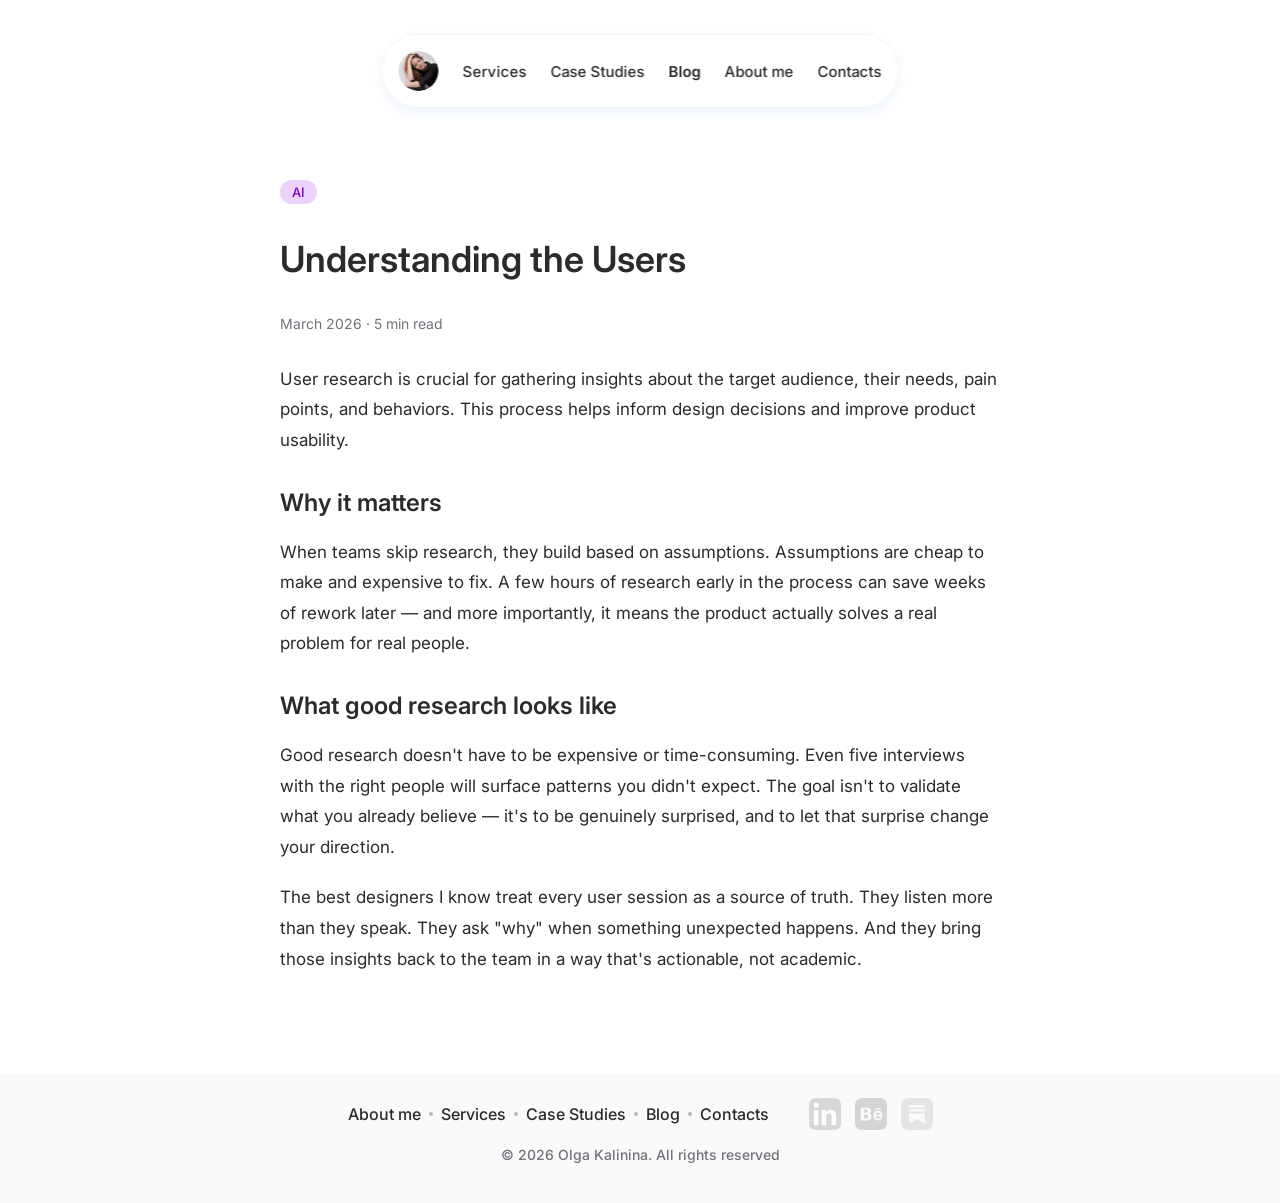
<file: blog-post.html>
<!DOCTYPE html>
<html lang="en">
<head>
  <meta charset="UTF-8" />
  <meta name="viewport" content="width=device-width, initial-scale=1.0" />
  <title>Blog Post — Olga Kalinina</title>
  <link rel="stylesheet" href="style.css" />
  <style>
    .post-wrap { max-width: 720px; margin: 0 auto; padding: 60px 0 100px; display: flex; flex-direction: column; gap: 32px; }
    .post-tag { display: inline-flex; align-items: center; padding: 4px 12px; border-radius: var(--radius-pill); font-size: 13px; font-weight: 500; background: rgba(161,25,245,0.2); color: #7b00c2; width: fit-content; }
    .post-title { font-size: 36px; font-weight: 600; color: var(--dark); line-height: 1.3; }
    .post-meta { font-size: 14px; color: var(--gray); }
    .post-body { display: flex; flex-direction: column; gap: 20px; }
    .post-body p { font-size: 17px; color: var(--dark); line-height: 1.8; }
    .post-body h2 { font-size: 24px; font-weight: 600; color: var(--dark); margin-top: 12px; }
  </style>
</head>
<body>
    <nav class="nav">
    <a href="index.html"><img src="images/olga_kalinina.jpg" alt="Olga Kalinina" class="nav-avatar" /></a>
    <div class="nav-links">
      <a href="services.html">Services</a>
      <a href="case-studies.html">Case Studies</a>
      <a href="blog.html" class="active">Blog</a>
      <a href="about.html">About me</a>
      <a href="contacts.html">Contacts</a>
    </div>
    <button class="nav-hamburger" onclick="toggleMenu()" aria-label="Menu">
      <span></span><span></span><span></span>
    </button>
  </nav>

  <div class="mobile-menu-backdrop" id="menuBackdrop" onclick="toggleMenu()"></div>
  <div class="mobile-menu" id="mobileMenu">
    <div class="mobile-menu-top">
      <a href="index.html"><img src="images/olga_kalinina.jpg" alt="Olga Kalinina" /></a>
      <button class="mobile-menu-close" onclick="toggleMenu()">&#x2715;</button>
    </div>
    <div class="mobile-menu-links">
      <a href="services.html">Services</a>
      <a href="case-studies.html">Case Studies</a>
      <a href="blog.html" class="active">Blog</a>
      <a href="about.html">About me</a>
      <a href="contacts.html">Contacts</a>
    </div>
  </div>

  <div class="page-wrapper">
    <main class="page-content">
      <div class="container">
        <div class="post-wrap">
          <span class="post-tag">AI</span>
          <h1 class="post-title">Understanding the Users</h1>
          <p class="post-meta">March 2026 · 5 min read</p>
          <div class="post-body">
            <p>User research is crucial for gathering insights about the target audience, their needs, pain points, and behaviors. This process helps inform design decisions and improve product usability.</p>
            <h2>Why it matters</h2>
            <p>When teams skip research, they build based on assumptions. Assumptions are cheap to make and expensive to fix. A few hours of research early in the process can save weeks of rework later — and more importantly, it means the product actually solves a real problem for real people.</p>
            <h2>What good research looks like</h2>
            <p>Good research doesn't have to be expensive or time-consuming. Even five interviews with the right people will surface patterns you didn't expect. The goal isn't to validate what you already believe — it's to be genuinely surprised, and to let that surprise change your direction.</p>
            <p>The best designers I know treat every user session as a source of truth. They listen more than they speak. They ask "why" when something unexpected happens. And they bring those insights back to the team in a way that's actionable, not academic.</p>
          </div>
        </div>
      </div>
    </main>
        <footer class="footer">
      <div class="footer-inner">
        <div class="footer-social-row">
          <nav class="footer-links">
            <a href="about.html">About me</a>
            <span class="footer-dot"></span>
            <a href="services.html">Services</a>
            <span class="footer-dot"></span>
            <a href="case-studies.html">Case Studies</a>
            <span class="footer-dot"></span>
            <a href="blog.html">Blog</a>
            <span class="footer-dot"></span>
            <a href="contacts.html">Contacts</a>
          </nav>
          <div class="footer-socials">
            <a href="https://www.linkedin.com/in/olga-kalinina-sundary/" target="_blank" rel="noopener">
              <img src="images/Linkedin_logo.png" alt="LinkedIn" />
            </a>
            <a href="https://www.behance.net/kalininaolga" target="_blank" rel="noopener">
              <img src="images/Behance_logo.png" alt="Behance" />
            </a>
            <a href="https://substack.com/@olinproduct/" target="_blank" rel="noopener">
              <img src="images/Substack_logo_footer.png" alt="Substack" />
            </a>
          </div>
        </div>
        <p class="footer-copy">&#169; 2026 Olga Kalinina. All rights reserved</p>
      </div>
    </footer>
  </div>
  <script>
    function toggleMenu() { document.getElementById('mobileMenu').classList.toggle('open'); document.getElementById('menuBackdrop').classList.toggle('open'); }
  </script>
</body>
</html>
</file>
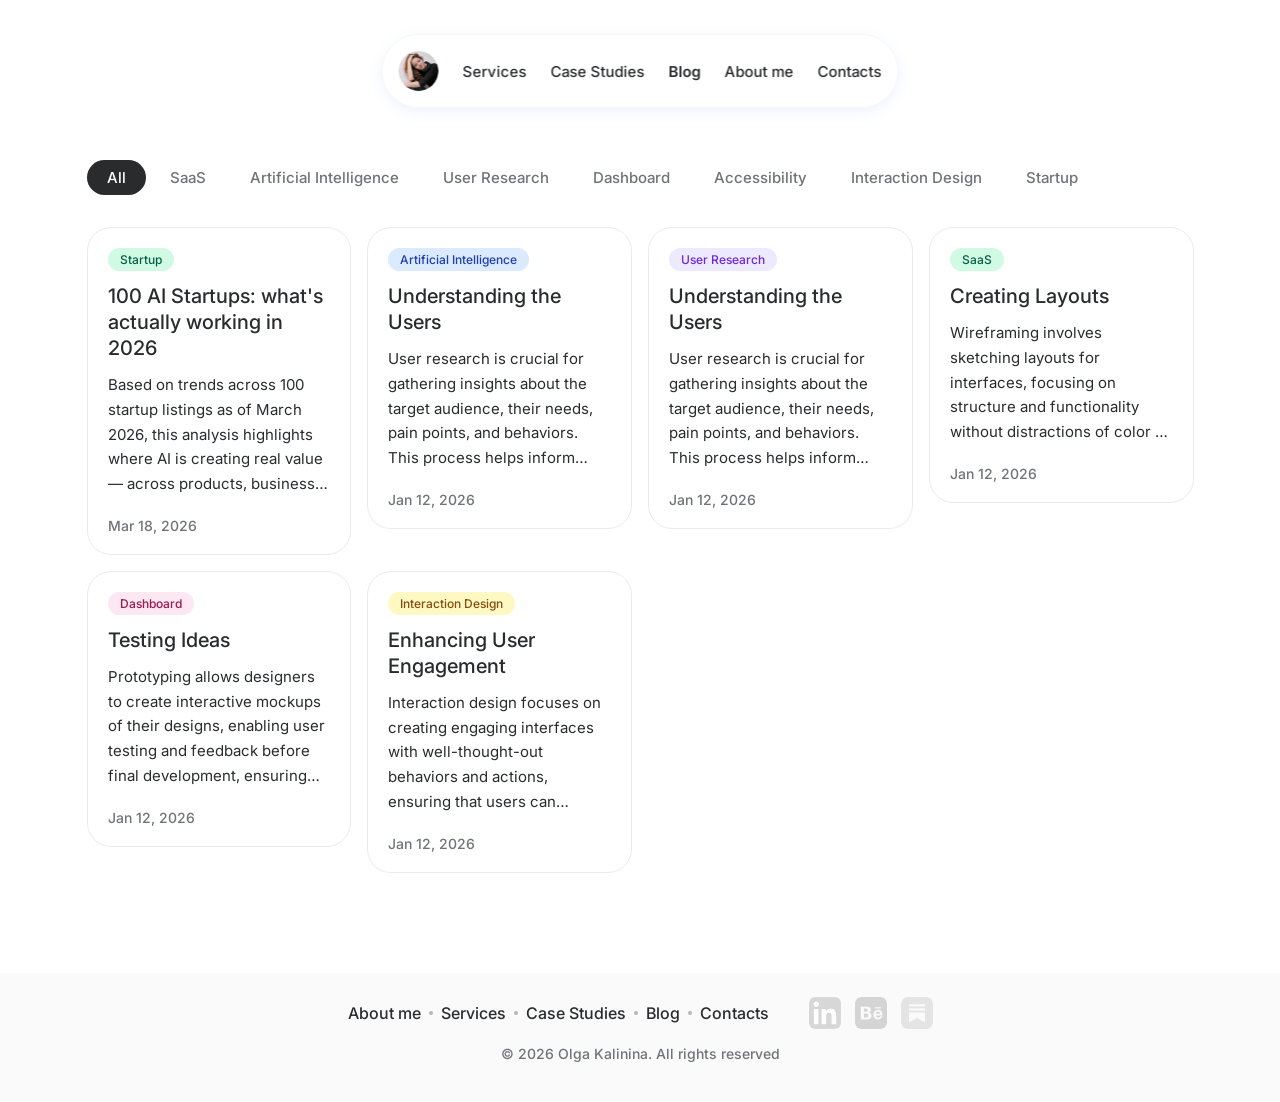
<file: blog.html>
<!DOCTYPE html>
<html lang="en">
<head>
  <meta charset="UTF-8" />
  <meta name="viewport" content="width=device-width, initial-scale=1.0" />
  <title>Blog — Olga Kalinina</title>
  <link rel="stylesheet" href="style.css" />
  <style>
    /* ── Blog page layout ── */
    .blog-page { padding: 40px 0 100px; }

    /* ── Category filter tabs ── */
    .blog-filter-tabs {
      display: flex;
      flex-wrap: wrap;
      gap: 4px;
      margin-bottom: 32px;
    }
    .blog-tab {
      padding: 8px 20px;
      border-radius: var(--radius-pill);
      border: none;
      background: transparent;
      font-size: 15px;
      font-weight: 500;
      color: var(--gray);
      cursor: pointer;
      font-family: var(--font);
      transition: background var(--transition), color var(--transition);
    }
    .blog-tab:hover { color: var(--dark); }
    .blog-tab.active { background: var(--dark); color: white; }

    /* ── Blog grid ── */
    .blog-grid {
      display: grid;
      grid-template-columns: repeat(4, 1fr);
      gap: 16px;
      align-items: start;
    }

    /* ── Blog card — white bg, border, rounded, matches Blog.png ── */
    .bcard {
      display: flex;
      flex-direction: column;
      gap: 12px;
      background: white;
      border: 1.5px solid var(--light-gray);
      border-radius: var(--radius-card);
      padding: 20px;
      text-decoration: none;
      color: inherit;
      transition: border-color var(--transition), transform var(--transition);
      cursor: pointer;
    }
    .bcard:hover {
      border-color: var(--dark);
      transform: translateY(-3px);
    }

    /* ── Tag pills — colored bg + text, matches Blog.png exactly ── */
    .btag {
      display: inline-flex;
      align-items: center;
      padding: 4px 12px;
      border-radius: var(--radius-pill);
      font-size: 12px;
      font-weight: 500;
      width: fit-content;
      white-space: nowrap;
    }
    /* Each tag's bg/text colours match the Figma design */
    .btag-startup        { background: #d1fae5; color: #065f46; }
    .btag-ai             { background: #dbeafe; color: #1e40af; }
    .btag-user-research  { background: #ede9fe; color: #6d28d9; }
    .btag-saas           { background: #d1fae5; color: #065f46; }
    .btag-dashboard      { background: #fce7f3; color: #9d174d; }
    .btag-interaction    { background: #fef9c3; color: #854d0e; }
    .btag-accessibility  { background: #fee2e2; color: #991b1b; }

    .bcard-title {
      font-size: 20px;
      font-weight: 500;
      color: var(--dark);
      line-height: 1.3;
    }
    .bcard-excerpt {
      font-size: 15px;
      color: var(--dark);
      line-height: 1.65;
      flex: 1;
      overflow: hidden;
      display: -webkit-box;
      -webkit-line-clamp: 5;
      -webkit-box-orient: vertical;
    }
    .bcard-date {
      font-size: 14px;
      font-weight: 500;
      color: var(--gray);
      margin-top: auto;
      padding-top: 8px;
    }

    /* ── Responsive ── */
    @media (max-width: 768px) {
      .blog-grid { grid-template-columns: 1fr !important; }
      .blog-page { padding: 40px 0 60px !important; }
    }
    @media (min-width: 769px) and (max-width: 1024px) {
      .blog-grid { grid-template-columns: repeat(2, 1fr); }
    }
  </style>
</head>
<body>

  <!-- ═══ NAV ═══ -->
    <nav class="nav">
    <a href="index.html"><img src="images/olga_kalinina.jpg" alt="Olga Kalinina" class="nav-avatar" /></a>
    <div class="nav-links">
      <a href="services.html">Services</a>
      <a href="case-studies.html">Case Studies</a>
      <a href="blog.html" class="active">Blog</a>
      <a href="about.html">About me</a>
      <a href="contacts.html">Contacts</a>
    </div>
    <button class="nav-hamburger" onclick="toggleMenu()" aria-label="Menu">
      <span></span><span></span><span></span>
    </button>
  </nav>

  <div class="mobile-menu-backdrop" id="menuBackdrop" onclick="toggleMenu()"></div>
  <div class="mobile-menu" id="mobileMenu">
    <div class="mobile-menu-top">
      <a href="index.html"><img src="images/olga_kalinina.jpg" alt="Olga Kalinina" /></a>
      <button class="mobile-menu-close" onclick="toggleMenu()">&#x2715;</button>
    </div>
    <div class="mobile-menu-links">
      <a href="services.html">Services</a>
      <a href="case-studies.html">Case Studies</a>
      <a href="blog.html" class="active">Blog</a>
      <a href="about.html">About me</a>
      <a href="contacts.html">Contacts</a>
    </div>
  </div>

  <!-- ═══ PAGE ═══ -->
  <div class="page-wrapper">
    <main class="page-content">
      <div class="container">
        <div class="blog-page">

          <!-- Category tabs -->
          <div class="blog-filter-tabs">
            <button class="blog-tab active" data-cat="All">All</button>
            <button class="blog-tab" data-cat="SaaS">SaaS</button>
            <button class="blog-tab" data-cat="Artificial Intelligence">Artificial Intelligence</button>
            <button class="blog-tab" data-cat="User Research">User Research</button>
            <button class="blog-tab" data-cat="Dashboard">Dashboard</button>
            <button class="blog-tab" data-cat="Accessibility">Accessibility</button>
            <button class="blog-tab" data-cat="Interaction Design">Interaction Design</button>
            <button class="blog-tab" data-cat="Startup">Startup</button>
          </div>

          <!-- Blog grid -->
          <div class="blog-grid" id="blogGrid">

            <!-- NEW: Startup analysis post -->
            <a class="bcard" href="blog-post-startups.html" data-cat="Startup">
              <span class="btag btag-startup">Startup</span>
              <div class="bcard-title">100 AI Startups: what's actually working in 2026</div>
              <div class="bcard-excerpt">Based on trends across 100 startup listings as of March 2026, this analysis highlights where AI is creating real value — across products, business models, and categories.</div>
              <div class="bcard-date">Mar 18, 2026</div>
            </a>

            <a class="bcard" href="blog-post.html" data-cat="Artificial Intelligence">
              <span class="btag btag-ai">Artificial Intelligence</span>
              <div class="bcard-title">Understanding the Users</div>
              <div class="bcard-excerpt">User research is crucial for gathering insights about the target audience, their needs, pain points, and behaviors. This process helps inform design decisions and improve product usability.</div>
              <div class="bcard-date">Jan 12, 2026</div>
            </a>

            <a class="bcard" href="blog-post.html" data-cat="User Research">
              <span class="btag btag-user-research">User Research</span>
              <div class="bcard-title">Understanding the Users</div>
              <div class="bcard-excerpt">User research is crucial for gathering insights about the target audience, their needs, pain points, and behaviors. This process helps inform design decisions and improve product usability.</div>
              <div class="bcard-date">Jan 12, 2026</div>
            </a>

            <a class="bcard" href="blog-post.html" data-cat="SaaS">
              <span class="btag btag-saas">SaaS</span>
              <div class="bcard-title">Creating Layouts</div>
              <div class="bcard-excerpt">Wireframing involves sketching layouts for interfaces, focusing on structure and functionality without distractions of color or graphic design. It serves as a blueprint for the final design.</div>
              <div class="bcard-date">Jan 12, 2026</div>
            </a>

            <a class="bcard" href="blog-post.html" data-cat="Dashboard">
              <span class="btag btag-dashboard">Dashboard</span>
              <div class="bcard-title">Testing Ideas</div>
              <div class="bcard-excerpt">Prototyping allows designers to create interactive mockups of their designs, enabling user testing and feedback before final development, ensuring that the product meets user expectations.</div>
              <div class="bcard-date">Jan 12, 2026</div>
            </a>

            <a class="bcard" href="blog-post.html" data-cat="Interaction Design">
              <span class="btag btag-interaction">Interaction Design</span>
              <div class="bcard-title">Enhancing User Engagement</div>
              <div class="bcard-excerpt">Interaction design focuses on creating engaging interfaces with well-thought-out behaviors and actions, ensuring that users can navigate seamlessly and enjoyably.</div>
              <div class="bcard-date">Jan 12, 2026</div>
            </a>

          </div>
        </div>
      </div>
    </main>

    <!-- ═══ FOOTER ═══ -->
        <footer class="footer">
      <div class="footer-inner">
        <div class="footer-social-row">
          <nav class="footer-links">
            <a href="about.html">About me</a>
            <span class="footer-dot"></span>
            <a href="services.html">Services</a>
            <span class="footer-dot"></span>
            <a href="case-studies.html">Case Studies</a>
            <span class="footer-dot"></span>
            <a href="blog.html">Blog</a>
            <span class="footer-dot"></span>
            <a href="contacts.html">Contacts</a>
          </nav>
          <div class="footer-socials">
            <a href="https://www.linkedin.com/in/olga-kalinina-sundary/" target="_blank" rel="noopener">
              <img src="images/Linkedin_logo.png" alt="LinkedIn" />
            </a>
            <a href="https://www.behance.net/kalininaolga" target="_blank" rel="noopener">
              <img src="images/Behance_logo.png" alt="Behance" />
            </a>
            <a href="https://substack.com/@olinproduct/" target="_blank" rel="noopener">
              <img src="images/Substack_logo_footer.png" alt="Substack" />
            </a>
          </div>
        </div>
        <p class="footer-copy">&#169; 2026 Olga Kalinina. All rights reserved</p>
      </div>
    </footer>
  </div>

  <script>
    function toggleMenu() {
      document.getElementById('mobileMenu').classList.toggle('open');
      document.getElementById('menuBackdrop').classList.toggle('open');
    }

    const tabs  = document.querySelectorAll('.blog-tab');
    const cards = document.querySelectorAll('#blogGrid .bcard');
    tabs.forEach(tab => {
      tab.addEventListener('click', () => {
        tabs.forEach(t => t.classList.remove('active'));
        tab.classList.add('active');
        const cat = tab.dataset.cat;
        cards.forEach(c => {
          c.style.display = (cat === 'All' || c.dataset.cat === cat) ? '' : 'none';
        });
      });
    });
  </script>

</body>
</html>
</file>
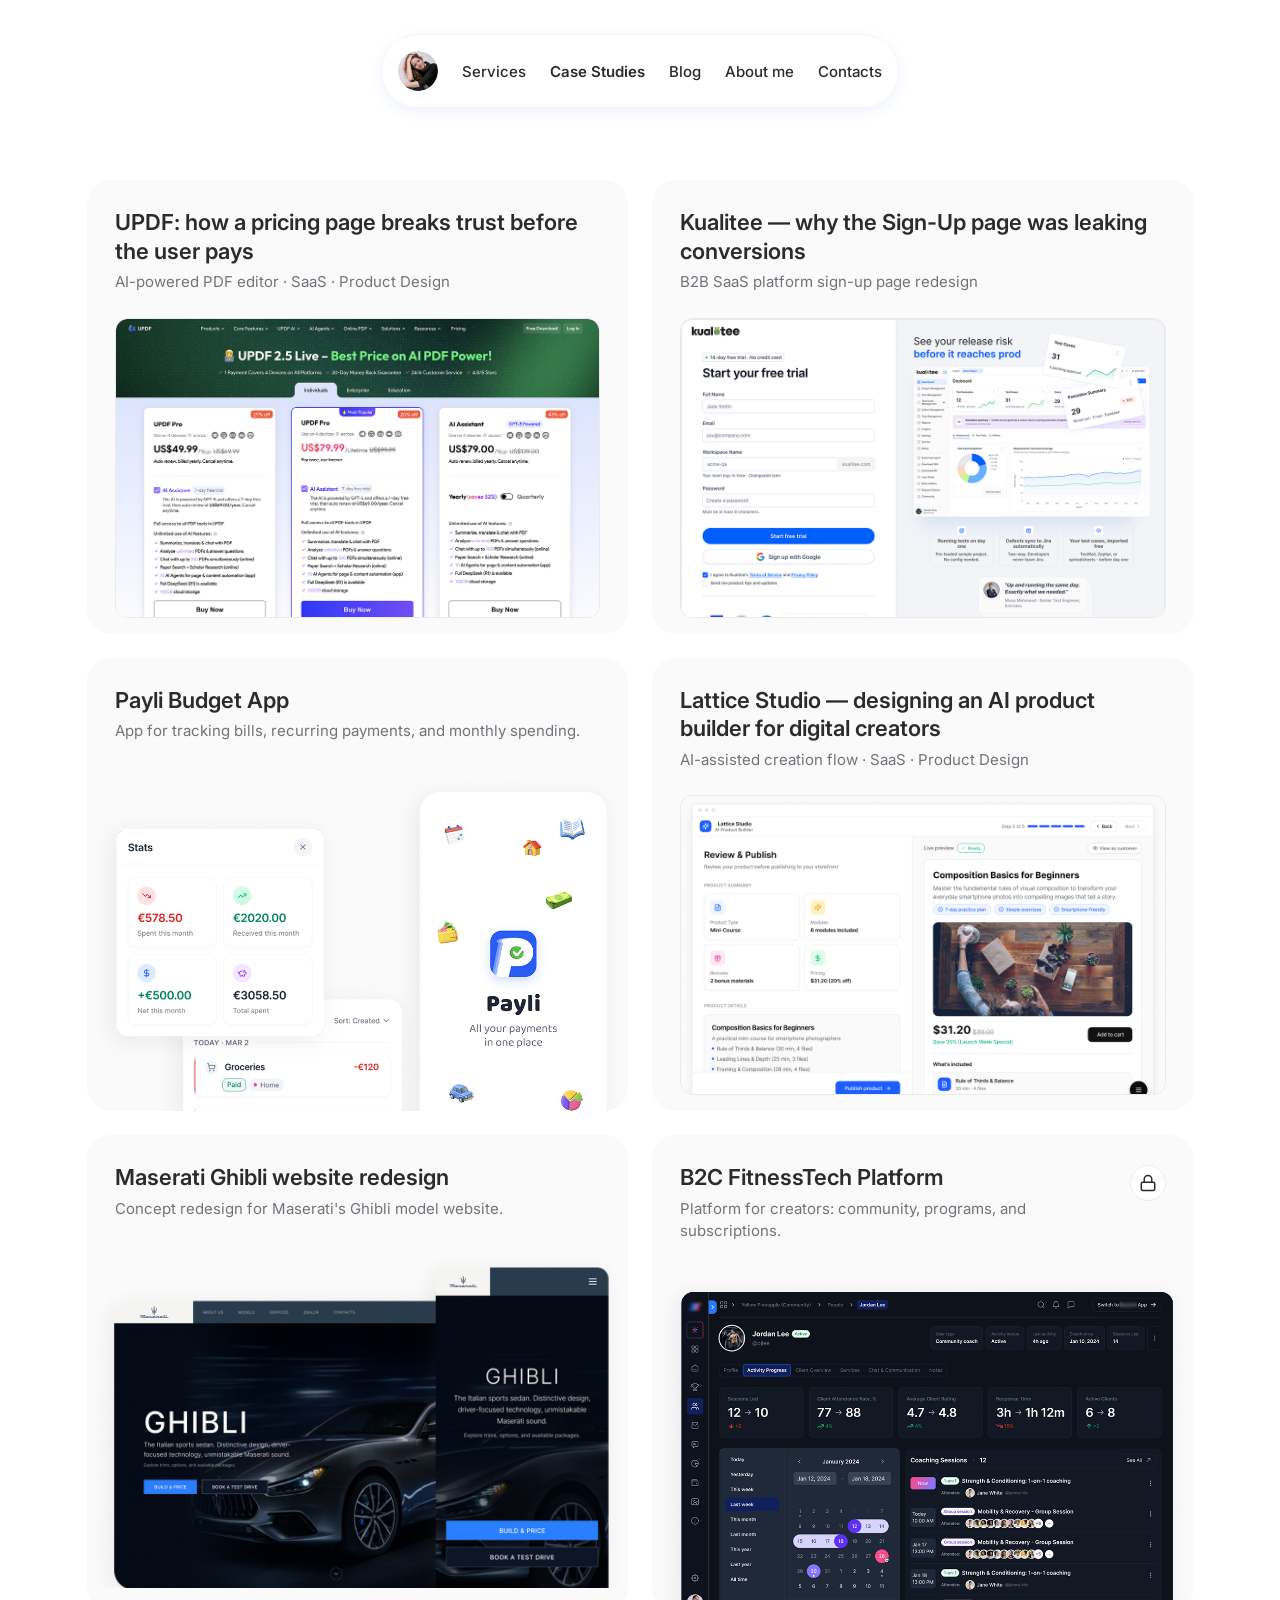
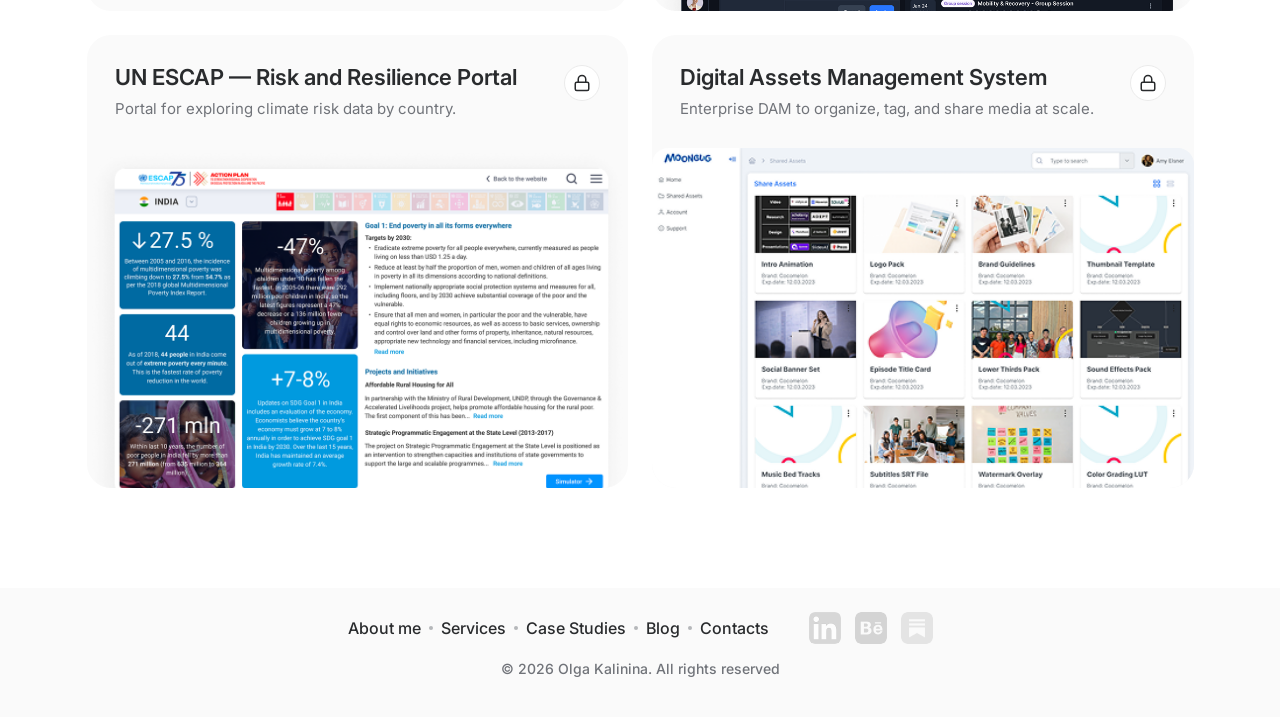
<file: case-studies.html>
<!DOCTYPE html>
<html lang="en">
<head>
  <meta charset="UTF-8" />
  <meta name="viewport" content="width=device-width, initial-scale=1.0" />
  <title>Case Studies — Olga Kalinina</title>
  <link rel="stylesheet" href="style.css" />
  <style>
    .cs-grid { display: grid; grid-template-columns: 1fr 1fr; gap: 24px; padding: 60px 0 100px; }
    .cs-card { background: #fafafa; border-radius: 24px; padding: 28px 28px 0; display: flex; flex-direction: column; gap: 8px; overflow: hidden; cursor: pointer; transition: transform 0.25s, box-shadow 0.25s; text-decoration: none; color: inherit; }
    .cs-card:hover { transform: translateY(-4px); box-shadow: 0 12px 40px rgba(0,0,0,0.08); }
    .cs-card-header { display: flex; align-items: flex-start; justify-content: space-between; gap: 12px; }
    .cs-card-title { font-size: 22px; font-weight: 600; color: var(--dark); line-height: 1.3; margin-bottom: 6px; }
    .cs-card-desc { font-size: 15px; color: var(--gray); line-height: 1.5; }
    .cs-lock { width: 36px; height: 36px; border-radius: 50%; background: white; border: 1px solid var(--light-gray); display: flex; align-items: center; justify-content: center; flex-shrink: 0; margin-top: 2px; }
    .cs-lock svg { width: 18px; height: 18px; }
    .cs-card-img { margin: 20px -28px 0; overflow: hidden; border-radius: 16px 16px 0 0; }
    .cs-card-img img { width: 100%; height: 340px; object-fit: cover; object-position: top; display: block; }
    .cs-card-img-contained { margin: 16px 0; overflow: hidden; border-radius: 12px; }
    .cs-card-img-contained img { width: 100%; height: 300px; object-fit: cover; object-position: top; display: block; border-radius: 12px; border: 1px solid #e9eaec; }
    .cs-card-full { grid-column: 1 / -1; }
    .cs-card-full .cs-card-img img { height: 400px; }
  </style>
</head>
<body>
    <nav class="nav">
    <a href="index.html"><img src="images/olga_kalinina.jpg" alt="Olga Kalinina" class="nav-avatar" /></a>
    <div class="nav-links">
      <a href="services.html">Services</a>
      <a href="case-studies.html" class="active">Case Studies</a>
      <a href="blog.html">Blog</a>
      <a href="about.html">About me</a>
      <a href="contacts.html">Contacts</a>
    </div>
    <button class="nav-hamburger" onclick="toggleMenu()" aria-label="Menu">
      <span></span><span></span><span></span>
    </button>
  </nav>

  <div class="mobile-menu-backdrop" id="menuBackdrop" onclick="toggleMenu()"></div>
  <div class="mobile-menu" id="mobileMenu">
    <div class="mobile-menu-top">
      <a href="index.html"><img src="images/olga_kalinina.jpg" alt="Olga Kalinina" /></a>
      <button class="mobile-menu-close" onclick="toggleMenu()">&#x2715;</button>
    </div>
    <div class="mobile-menu-links">
      <a href="services.html">Services</a>
      <a href="case-studies.html" class="active">Case Studies</a>
      <a href="blog.html">Blog</a>
      <a href="about.html">About me</a>
      <a href="contacts.html">Contacts</a>
    </div>
  </div>

  <div class="page-wrapper">
    <main class="page-content">
      <div class="container">
        <div class="cs-grid">
          <a class="cs-card" href="cs-updf.html">
            <div class="cs-card-header"><div><div class="cs-card-title">UPDF: how a pricing page breaks trust before the user pays</div><div class="cs-card-desc">AI-powered PDF editor · SaaS · Product Design</div></div></div>
            <div class="cs-card-img-contained"><img src="images/UPDF_cover_card.png" alt="UPDF pricing page analysis" /></div>
          </a>
          <a class="cs-card" href="cs-kualitee.html">
            <div class="cs-card-header"><div><div class="cs-card-title">Kualitee — why the Sign-Up page was leaking conversions</div><div class="cs-card-desc">B2B SaaS platform sign-up page redesign</div></div></div>
            <div class="cs-card-img-contained"><img src="images/Cover_image_card.png" alt="Kualitee B2B SaaS Sign-Up Redesign" /></div>
          </a>
          <a class="cs-card" href="cs-payli.html">
            <div class="cs-card-header"><div><div class="cs-card-title">Payli Budget App</div><div class="cs-card-desc">App for tracking bills, recurring payments, and monthly spending.</div></div></div>
            <div class="cs-card-img"><img src="images/Payli_image.png" alt="Payli Budget App" /></div>
          </a>
          <a class="cs-card" href="cs-lattice.html">
            <div class="cs-card-header"><div><div class="cs-card-title">Lattice Studio — designing an AI product builder for digital creators</div><div class="cs-card-desc">AI-assisted creation flow &middot; SaaS &middot; Product Design</div></div></div>
            <div class="cs-card-img-contained"><img src="images/Cover_lattice_small.png" alt="Lattice Studio AI Product Builder" /></div>
          </a>
          <a class="cs-card" href="cs-ghibli.html">
            <div class="cs-card-header"><div><div class="cs-card-title">Maserati Ghibli website redesign</div><div class="cs-card-desc">Concept redesign for Maserati's Ghibli model website.</div></div></div>
            <div class="cs-card-img"><img src="images/Ghibli_image.png" alt="Maserati Ghibli" /></div>
          </a>
          <div class="cs-card" onclick="openNdaModal()">
            <div class="cs-card-header"><div><div class="cs-card-title">B2C FitnessTech Platform</div><div class="cs-card-desc">Platform for creators: community, programs, and subscriptions.</div></div><div class="cs-lock"><svg viewBox="0 0 24 24" fill="none" stroke="currentColor" stroke-width="2"><rect x="3" y="11" width="18" height="11" rx="2"/><path d="M7 11V7a5 5 0 0110 0v4"/></svg></div></div>
            <div class="cs-card-img"><img src="images/B2C_fitness_platform_image.png" alt="B2C FitnessTech" /></div>
          </div>
          <div class="cs-card" onclick="openNdaModal()">
            <div class="cs-card-header"><div><div class="cs-card-title">UN ESCAP — Risk and Resilience Portal</div><div class="cs-card-desc">Portal for exploring climate risk data by country.</div></div><div class="cs-lock"><svg viewBox="0 0 24 24" fill="none" stroke="currentColor" stroke-width="2"><rect x="3" y="11" width="18" height="11" rx="2"/><path d="M7 11V7a5 5 0 0110 0v4"/></svg></div></div>
            <div class="cs-card-img"><img src="images/UN_case_study_image.png" alt="UN ESCAP" /></div>
          </div>
          <div class="cs-card" onclick="openNdaModal()">
            <div class="cs-card-header"><div><div class="cs-card-title">Digital Assets Management System</div><div class="cs-card-desc">Enterprise DAM to organize, tag, and share media at scale.</div></div><div class="cs-lock"><svg viewBox="0 0 24 24" fill="none" stroke="currentColor" stroke-width="2"><rect x="3" y="11" width="18" height="11" rx="2"/><path d="M7 11V7a5 5 0 0110 0v4"/></svg></div></div>
            <div class="cs-card-img"><img src="images/Digital_assets_management_system_image.png" alt="DAM" /></div>
          </div>
        </div>
      </div>
    </main>
        <footer class="footer">
      <div class="footer-inner">
        <div class="footer-social-row">
          <nav class="footer-links">
            <a href="about.html">About me</a>
            <span class="footer-dot"></span>
            <a href="services.html">Services</a>
            <span class="footer-dot"></span>
            <a href="case-studies.html">Case Studies</a>
            <span class="footer-dot"></span>
            <a href="blog.html">Blog</a>
            <span class="footer-dot"></span>
            <a href="contacts.html">Contacts</a>
          </nav>
          <div class="footer-socials">
            <a href="https://www.linkedin.com/in/olga-kalinina-sundary/" target="_blank" rel="noopener">
              <img src="images/Linkedin_logo.png" alt="LinkedIn" />
            </a>
            <a href="https://www.behance.net/kalininaolga" target="_blank" rel="noopener">
              <img src="images/Behance_logo.png" alt="Behance" />
            </a>
            <a href="https://substack.com/@olinproduct/" target="_blank" rel="noopener">
              <img src="images/Substack_logo_footer.png" alt="Substack" />
            </a>
          </div>
        </div>
        <p class="footer-copy">&#169; 2026 Olga Kalinina. All rights reserved</p>
      </div>
    </footer>
  </div>
  <div class="modal-overlay" id="ndaModal">
    <div class="modal">
      <div class="modal-icon"><svg width="24" height="24" viewBox="0 0 24 24" fill="none" stroke="currentColor" stroke-width="2"><rect x="3" y="11" width="18" height="11" rx="2"/><path d="M7 11V7a5 5 0 0110 0v4"/></svg></div>
      <h2>This project is under NDA</h2>
      <p>This case study contains confidential client work. Please reach out to request access — I'd be happy to walk you through it personally.</p>
      <div class="modal-actions">
        <button class="modal-cancel" onclick="closeNdaModal()">Close</button>
        <a href="contacts.html" class="modal-submit">Contact me →</a>
      </div>
    </div>
  </div>
  <script>
    function toggleMenu() { document.getElementById('mobileMenu').classList.toggle('open'); document.getElementById('menuBackdrop').classList.toggle('open'); }
    function openNdaModal() { document.getElementById('ndaModal').classList.add('active'); }
    function closeNdaModal() { document.getElementById('ndaModal').classList.remove('active'); }
    document.getElementById('ndaModal').addEventListener('click', e => { if (e.target === document.getElementById('ndaModal')) closeNdaModal(); });
    document.addEventListener('keydown', e => { if (e.key === 'Escape') closeNdaModal(); });
  </script>
</body>
</html>
</file>
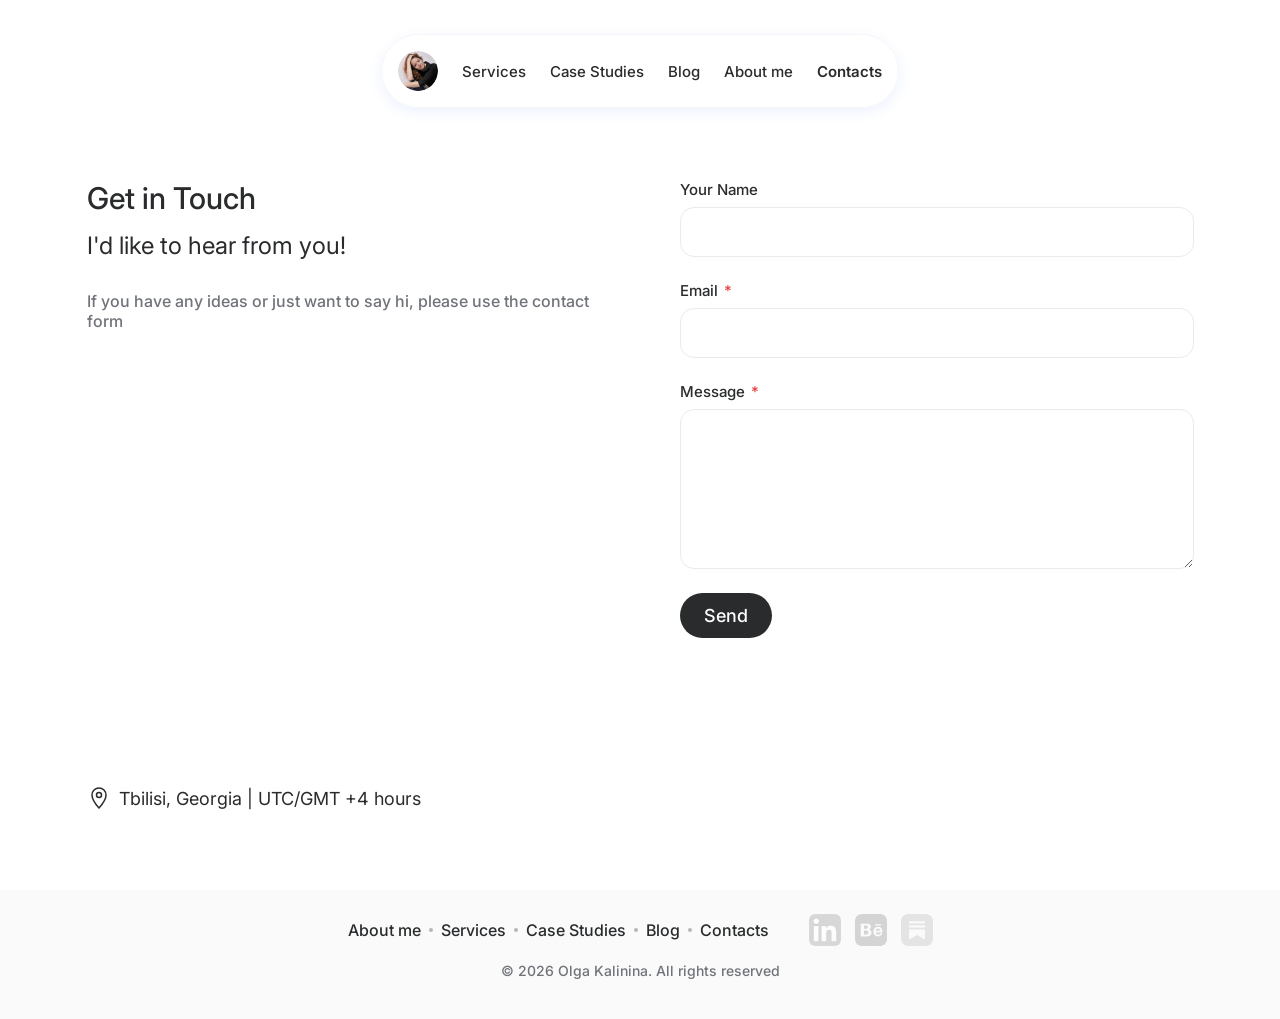
<file: contacts.html>
<!DOCTYPE html>
<html lang="en">
<head>
  <meta charset="UTF-8" />
  <meta name="viewport" content="width=device-width, initial-scale=1.0" />
  <title>Contacts — Olga Kalinina</title>
  <link rel="stylesheet" href="style.css" />
  <style>
    .contacts-wrap { display: grid; grid-template-columns: 1fr 1fr; gap: 80px; padding: 60px 0 100px; align-items: start; }
    .contacts-info { display: flex; flex-direction: column; gap: 24px; }
    .contacts-title { font-size: 40px; font-weight: 600; color: var(--dark); line-height: 1.2; }
    .contacts-text { font-size: 18px; color: var(--gray); line-height: 1.7; }
    .contacts-form { display: flex; flex-direction: column; gap: 24px; }
    .form-field { display: flex; flex-direction: column; gap: 8px; }
    .form-field label { font-size: 15px; font-weight: 500; color: var(--dark); }
    .form-field input, .form-field textarea {
      width: 100%; padding: 14px 18px;
      border: 1.5px solid var(--light-gray); border-radius: 14px;
      font-size: 16px; font-family: var(--font); color: var(--dark);
      background: white; outline: none; transition: border-color 0.2s;
    }
    .form-field input:focus, .form-field textarea:focus { border-color: var(--dark); }
    .form-field textarea { height: 160px; resize: vertical; }
    .form-field .required { color: #e53e3e; margin-left: 2px; }
    .form-submit { align-self: flex-start; }
  </style>
</head>
<body>
    <nav class="nav">
    <a href="index.html"><img src="images/olga_kalinina.jpg" alt="Olga Kalinina" class="nav-avatar" /></a>
    <div class="nav-links">
      <a href="services.html">Services</a>
      <a href="case-studies.html">Case Studies</a>
      <a href="blog.html">Blog</a>
      <a href="about.html">About me</a>
      <a href="contacts.html" class="active">Contacts</a>
    </div>
    <button class="nav-hamburger" onclick="toggleMenu()" aria-label="Menu">
      <span></span><span></span><span></span>
    </button>
  </nav>

  <div class="mobile-menu-backdrop" id="menuBackdrop" onclick="toggleMenu()"></div>
  <div class="mobile-menu" id="mobileMenu">
    <div class="mobile-menu-top">
      <a href="index.html"><img src="images/olga_kalinina.jpg" alt="Olga Kalinina" /></a>
      <button class="mobile-menu-close" onclick="toggleMenu()">&#x2715;</button>
    </div>
    <div class="mobile-menu-links">
      <a href="services.html">Services</a>
      <a href="case-studies.html">Case Studies</a>
      <a href="blog.html">Blog</a>
      <a href="about.html">About me</a>
      <a href="contacts.html" class="active">Contacts</a>
    </div>
  </div>

  <div class="page-wrapper">
    <main class="page-content">
      <div class="container">
        <div class="contacts-wrap">
          <div class="contacts-info">
            <div style="display:flex;flex-direction:column;gap:10px;">
              <h1 class="contacts-title" style="font-size:30px;font-weight:500;">Get in Touch</h1>
              <p class="contacts-text" style="font-size:24px;font-weight:400;color:var(--dark);">I'd like to hear from you!</p>
            </div>
            <p style="font-size:16px;font-weight:500;color:var(--gray);margin-top:0;">If you have any ideas or just want to say hi, please use the contact form</p>
          </div>
          <form class="contacts-form" action="https://formspree.io/f/mnjbkwnn" method="POST">
            <div class="form-field">
              <label>Your Name</label>
              <input type="text" name="name" placeholder="" />
            </div>
            <div class="form-field">
              <label>Email <span class="required">*</span></label>
              <input type="email" name="email" placeholder="" required />
            </div>
            <div class="form-field">
              <label>Message <span class="required">*</span></label>
              <textarea name="message" placeholder="" required></textarea>
            </div>
            <button type="submit" class="btn-dark form-submit">Send</button>
          </form>
        </div>
        <div style="display:flex;align-items:center;gap:8px;margin-top:48px;padding-bottom:80px;">
          <svg width="24" height="24" viewBox="0 0 24 24" fill="none" stroke="#292b2d" stroke-width="1.5"><path d="M12 2C8.13 2 5 5.13 5 9c0 5.25 7 13 7 13s7-7.75 7-13c0-3.87-3.13-7-7-7z"/><circle cx="12" cy="9" r="2.5"/></svg>
          <span style="font-size:18px;color:var(--dark);font-weight:400;">Tbilisi, Georgia | UTC/GMT +4 hours</span>
        </div>
      </div>
    </main>
        <footer class="footer">
      <div class="footer-inner">
        <div class="footer-social-row">
          <nav class="footer-links">
            <a href="about.html">About me</a>
            <span class="footer-dot"></span>
            <a href="services.html">Services</a>
            <span class="footer-dot"></span>
            <a href="case-studies.html">Case Studies</a>
            <span class="footer-dot"></span>
            <a href="blog.html">Blog</a>
            <span class="footer-dot"></span>
            <a href="contacts.html">Contacts</a>
          </nav>
          <div class="footer-socials">
            <a href="https://www.linkedin.com/in/olga-kalinina-sundary/" target="_blank" rel="noopener">
              <img src="images/Linkedin_logo.png" alt="LinkedIn" />
            </a>
            <a href="https://www.behance.net/kalininaolga" target="_blank" rel="noopener">
              <img src="images/Behance_logo.png" alt="Behance" />
            </a>
            <a href="https://substack.com/@olinproduct/" target="_blank" rel="noopener">
              <img src="images/Substack_logo_footer.png" alt="Substack" />
            </a>
          </div>
        </div>
        <p class="footer-copy">&#169; 2026 Olga Kalinina. All rights reserved</p>
      </div>
    </footer>
  </div>
  <script>
    function toggleMenu() {
      document.getElementById('mobileMenu').classList.toggle('open');
      document.getElementById('menuBackdrop').classList.toggle('open');
    }
  </script>
</body>
</html>
</file>
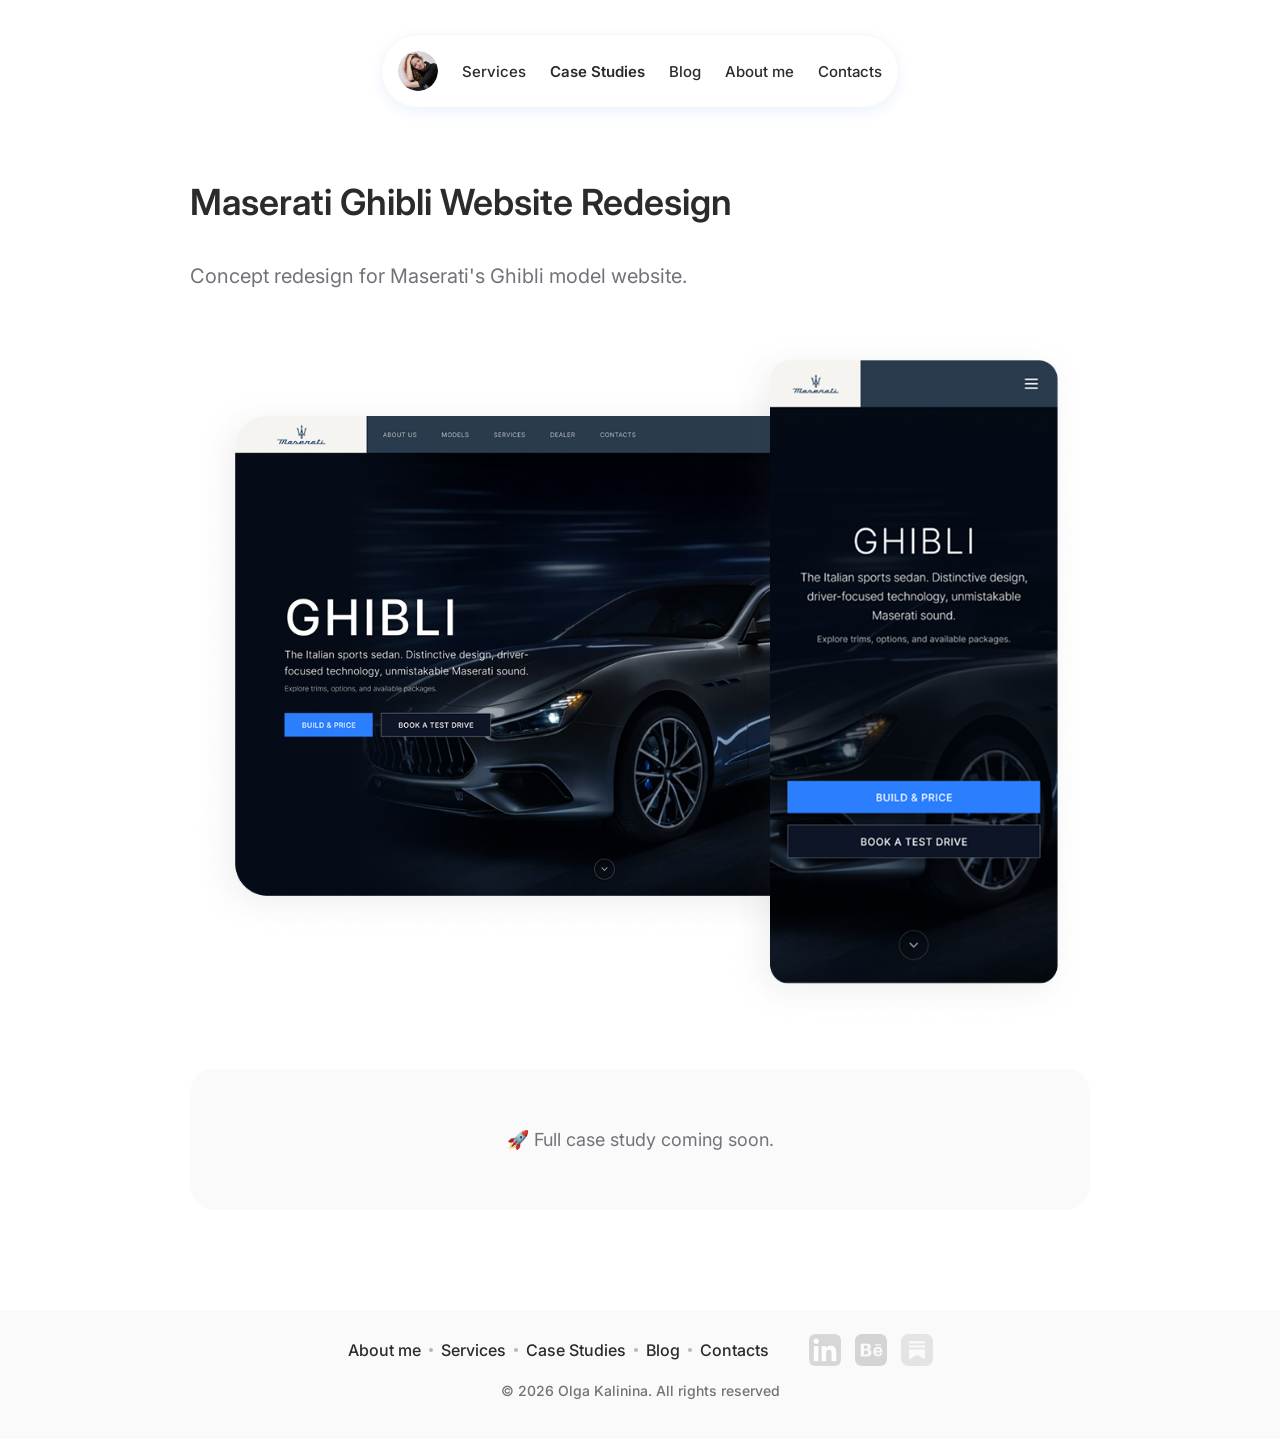
<file: cs-ghibli.html>
<!DOCTYPE html>
<html lang="en">
<head>
  <meta charset="UTF-8" />
  <meta name="viewport" content="width=device-width, initial-scale=1.0" />
  <title>Maserati Ghibli Website Redesign — Olga Kalinina</title>
  <link rel="stylesheet" href="style.css" />
  <style>
    .cs-post { max-width: 900px; margin: 0 auto; padding: 60px 0 100px; display: flex; flex-direction: column; gap: 40px; }
    .cs-post-title { font-size: 36px; font-weight: 600; color: var(--dark); }
    .cs-post-desc { font-size: 20px; color: var(--gray); }
    .cs-post-img { width: 100%; border-radius: 24px; overflow: hidden; }
    .cs-post-img img { width: 100%; display: block; border-radius: 24px; }
    .cs-coming-soon { background: var(--bg-soft); border-radius: 24px; padding: 60px 40px; text-align: center; font-size: 18px; color: var(--gray); }
  </style>
</head>
<body>
    <nav class="nav">
    <a href="index.html"><img src="images/olga_kalinina.jpg" alt="Olga Kalinina" class="nav-avatar" /></a>
    <div class="nav-links">
      <a href="services.html">Services</a>
      <a href="case-studies.html" class="active">Case Studies</a>
      <a href="blog.html">Blog</a>
      <a href="about.html">About me</a>
      <a href="contacts.html">Contacts</a>
    </div>
    <button class="nav-hamburger" onclick="toggleMenu()" aria-label="Menu">
      <span></span><span></span><span></span>
    </button>
  </nav>

  <div class="mobile-menu-backdrop" id="menuBackdrop" onclick="toggleMenu()"></div>
  <div class="mobile-menu" id="mobileMenu">
    <div class="mobile-menu-top">
      <a href="index.html"><img src="images/olga_kalinina.jpg" alt="Olga Kalinina" /></a>
      <button class="mobile-menu-close" onclick="toggleMenu()">&#x2715;</button>
    </div>
    <div class="mobile-menu-links">
      <a href="services.html">Services</a>
      <a href="case-studies.html" class="active">Case Studies</a>
      <a href="blog.html">Blog</a>
      <a href="about.html">About me</a>
      <a href="contacts.html">Contacts</a>
    </div>
  </div>
  <div class="page-wrapper">
    <main class="page-content">
      <div class="container">
        <div class="cs-post">
          <h1 class="cs-post-title">Maserati Ghibli Website Redesign</h1>
          <p class="cs-post-desc">Concept redesign for Maserati's Ghibli model website.</p>
          <div class="cs-post-img"><img src="images/Ghibli_image.png" alt="Maserati Ghibli Website Redesign" /></div>
          <div class="cs-coming-soon">🚀 Full case study coming soon.</div>
        </div>
      </div>
    </main>
        <footer class="footer">
      <div class="footer-inner">
        <div class="footer-social-row">
          <nav class="footer-links">
            <a href="about.html">About me</a>
            <span class="footer-dot"></span>
            <a href="services.html">Services</a>
            <span class="footer-dot"></span>
            <a href="case-studies.html">Case Studies</a>
            <span class="footer-dot"></span>
            <a href="blog.html">Blog</a>
            <span class="footer-dot"></span>
            <a href="contacts.html">Contacts</a>
          </nav>
          <div class="footer-socials">
            <a href="https://www.linkedin.com/in/olga-kalinina-sundary/" target="_blank" rel="noopener">
              <img src="images/Linkedin_logo.png" alt="LinkedIn" />
            </a>
            <a href="https://www.behance.net/kalininaolga" target="_blank" rel="noopener">
              <img src="images/Behance_logo.png" alt="Behance" />
            </a>
            <a href="https://substack.com/@olinproduct/" target="_blank" rel="noopener">
              <img src="images/Substack_logo_footer.png" alt="Substack" />
            </a>
          </div>
        </div>
        <p class="footer-copy">&#169; 2026 Olga Kalinina. All rights reserved</p>
      </div>
    </footer>
  </div>
  <script>
    function toggleMenu() { document.getElementById('mobileMenu').classList.toggle('open'); document.getElementById('menuBackdrop').classList.toggle('open'); }
  </script>
</body>
</html>
</file>
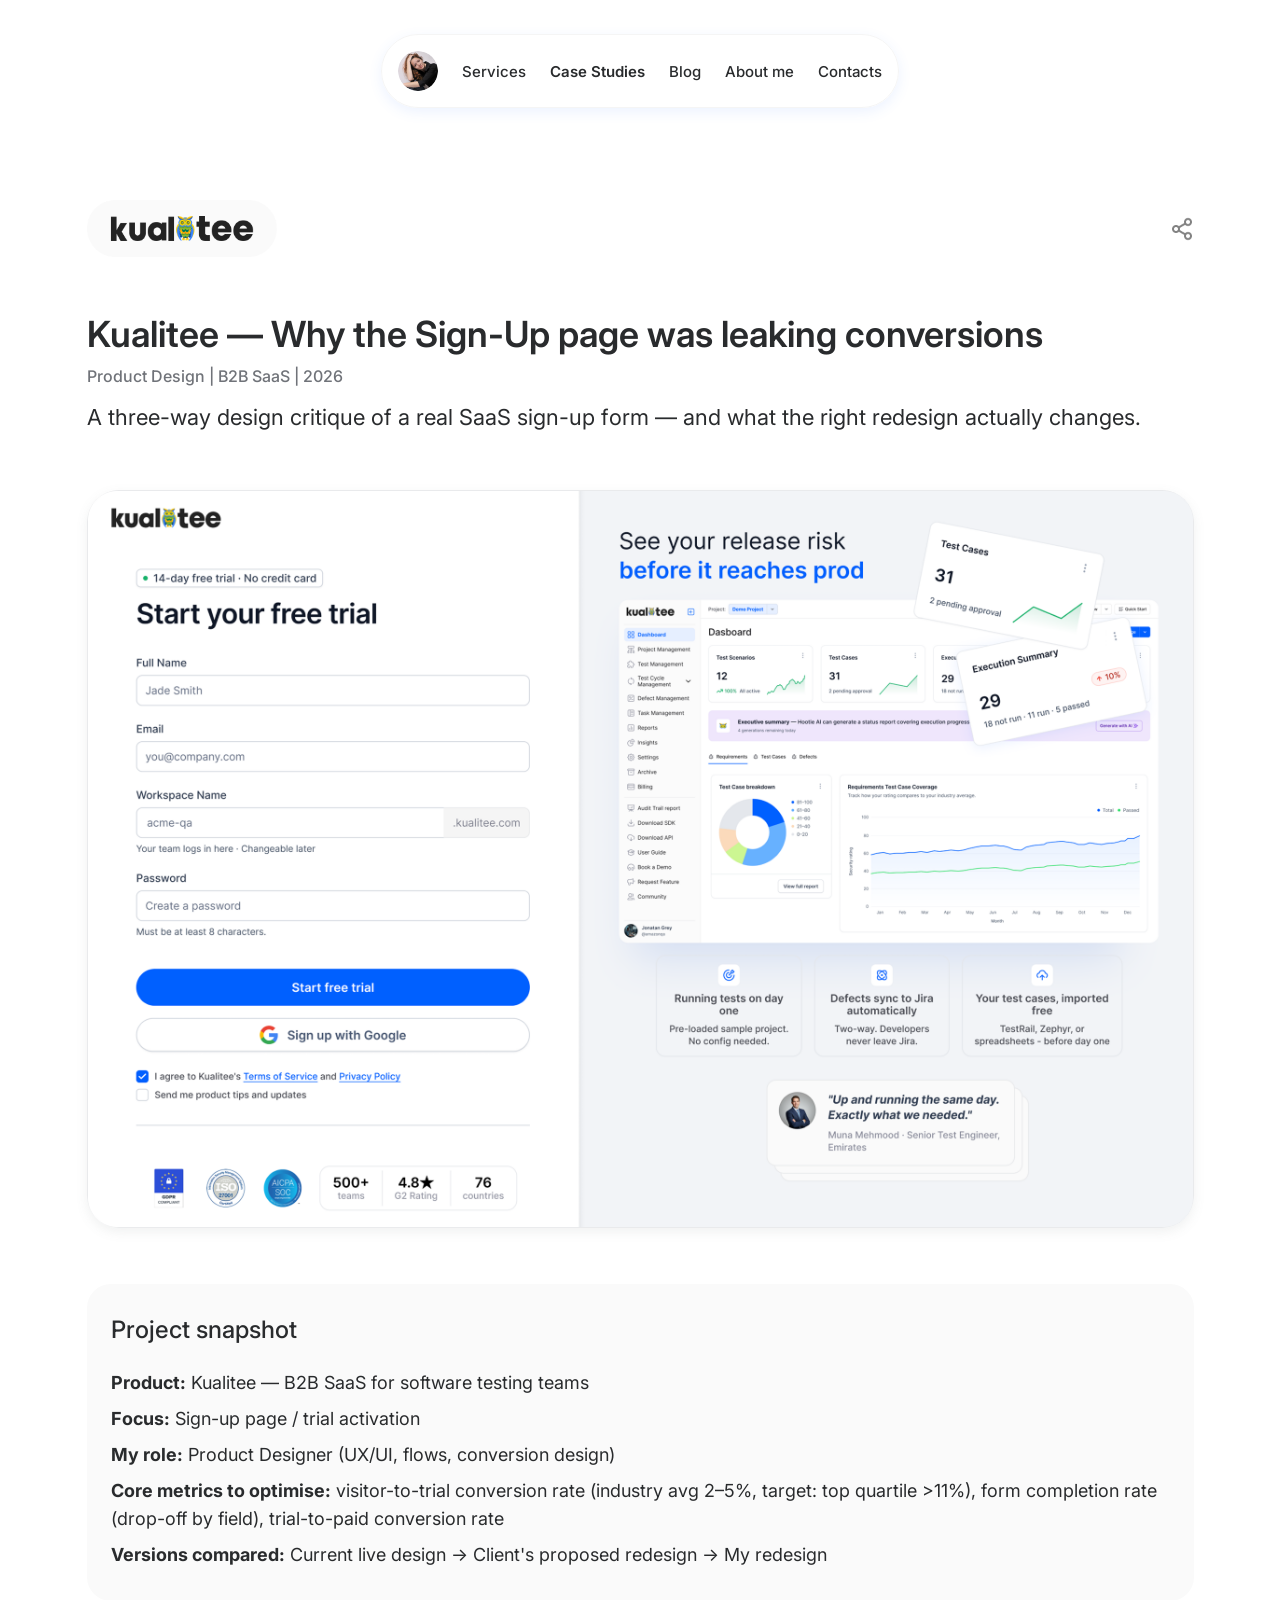
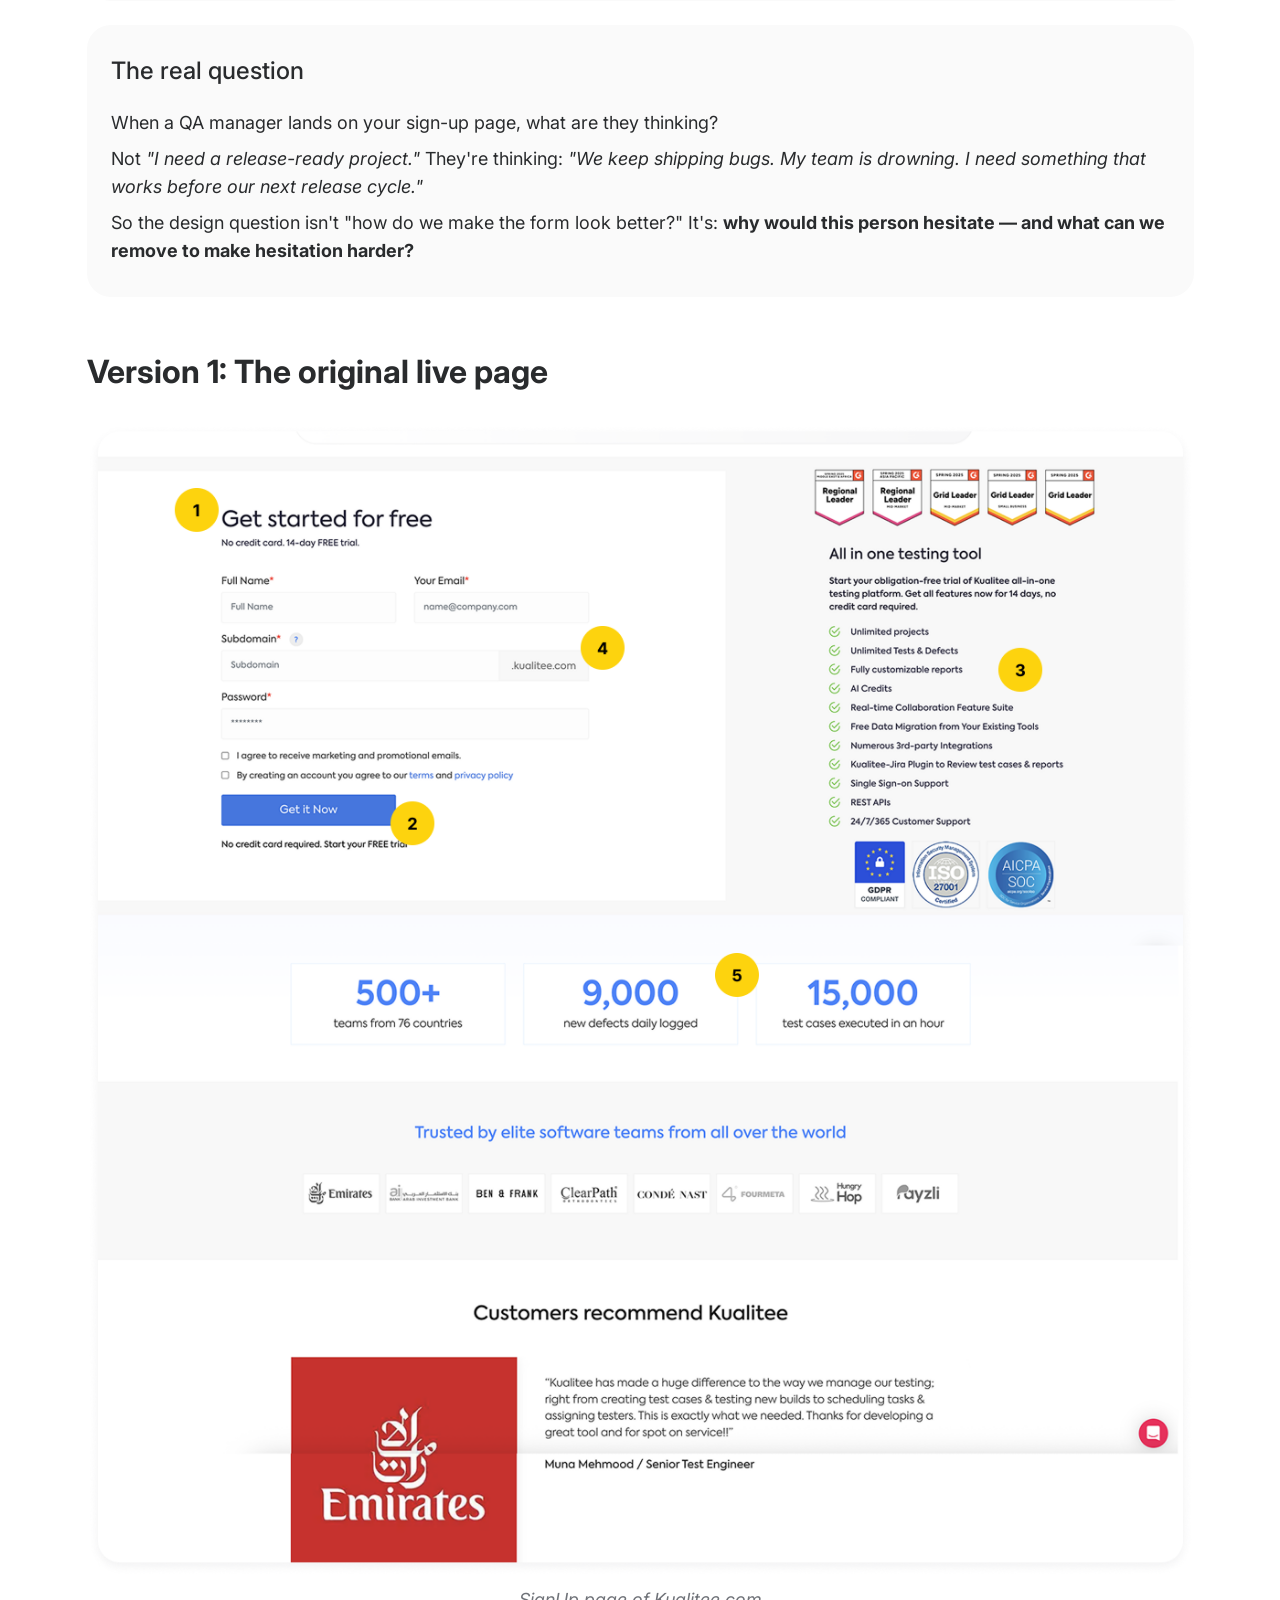
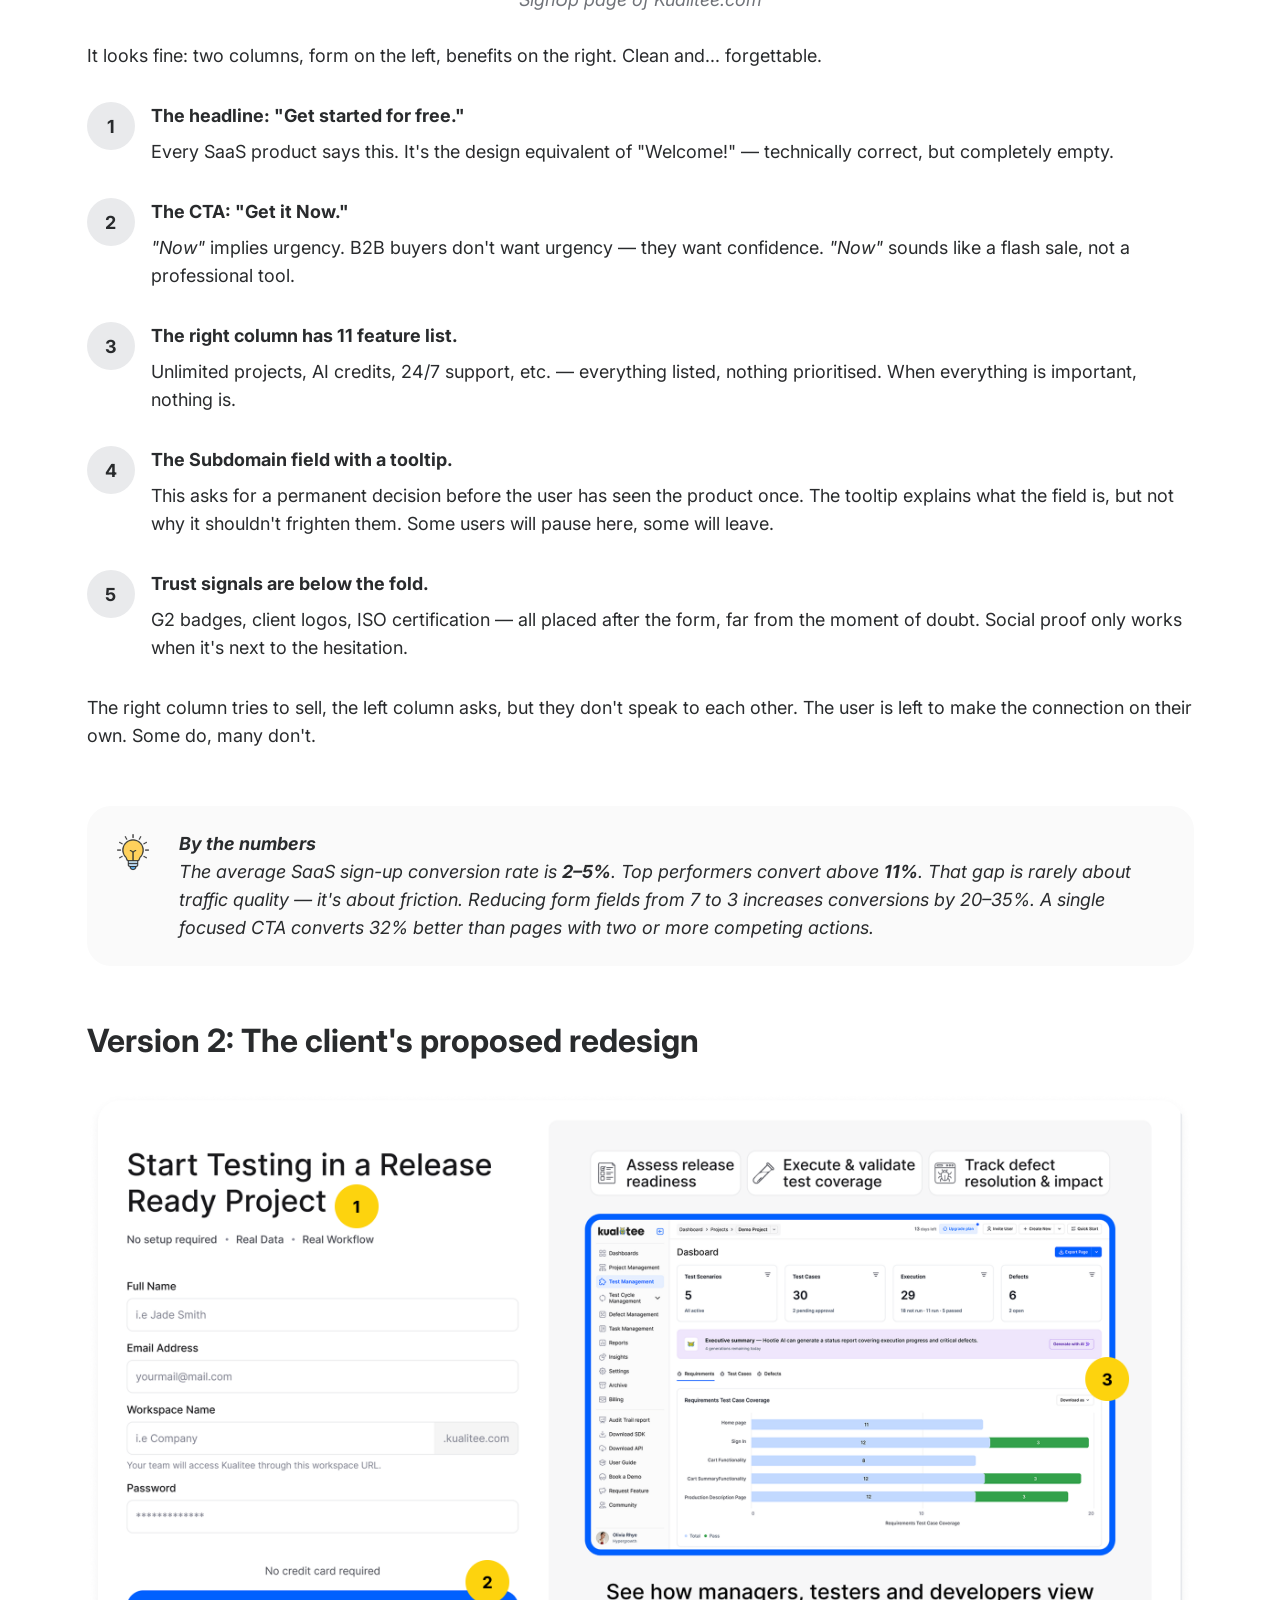
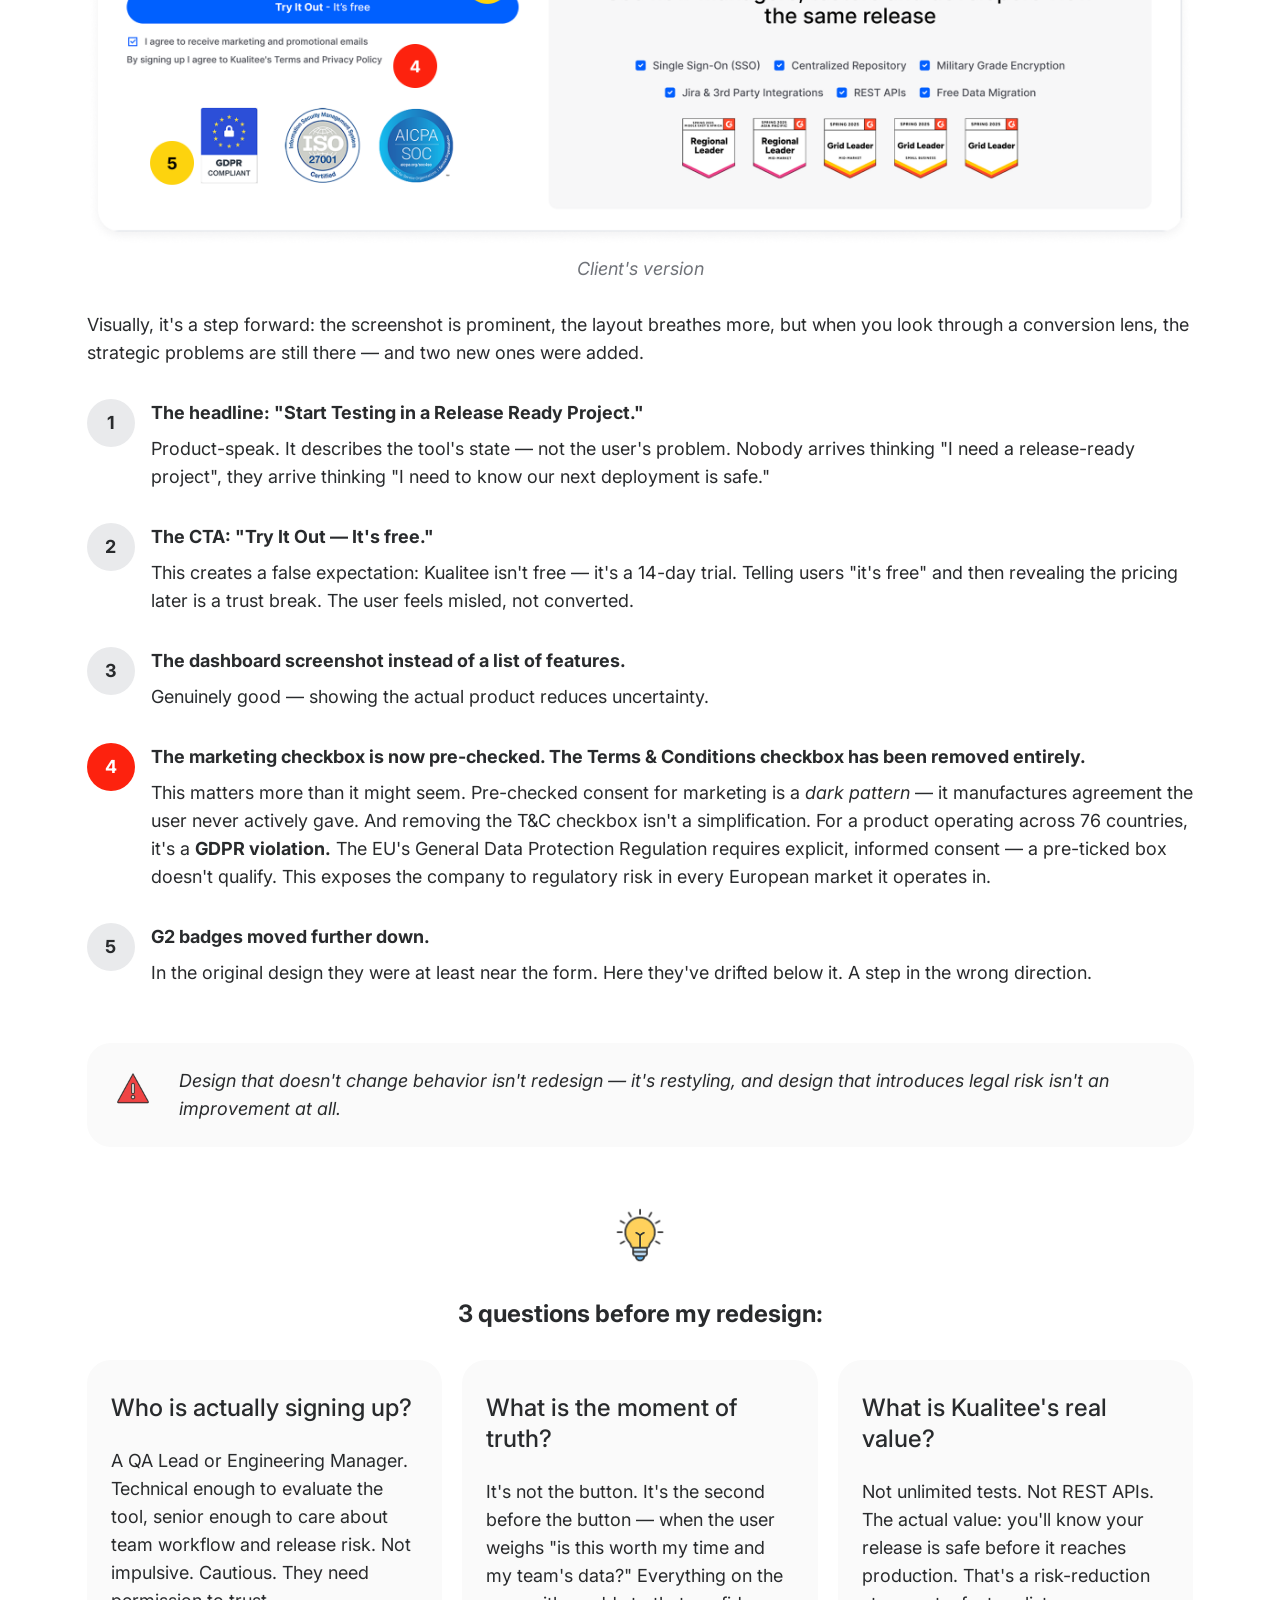
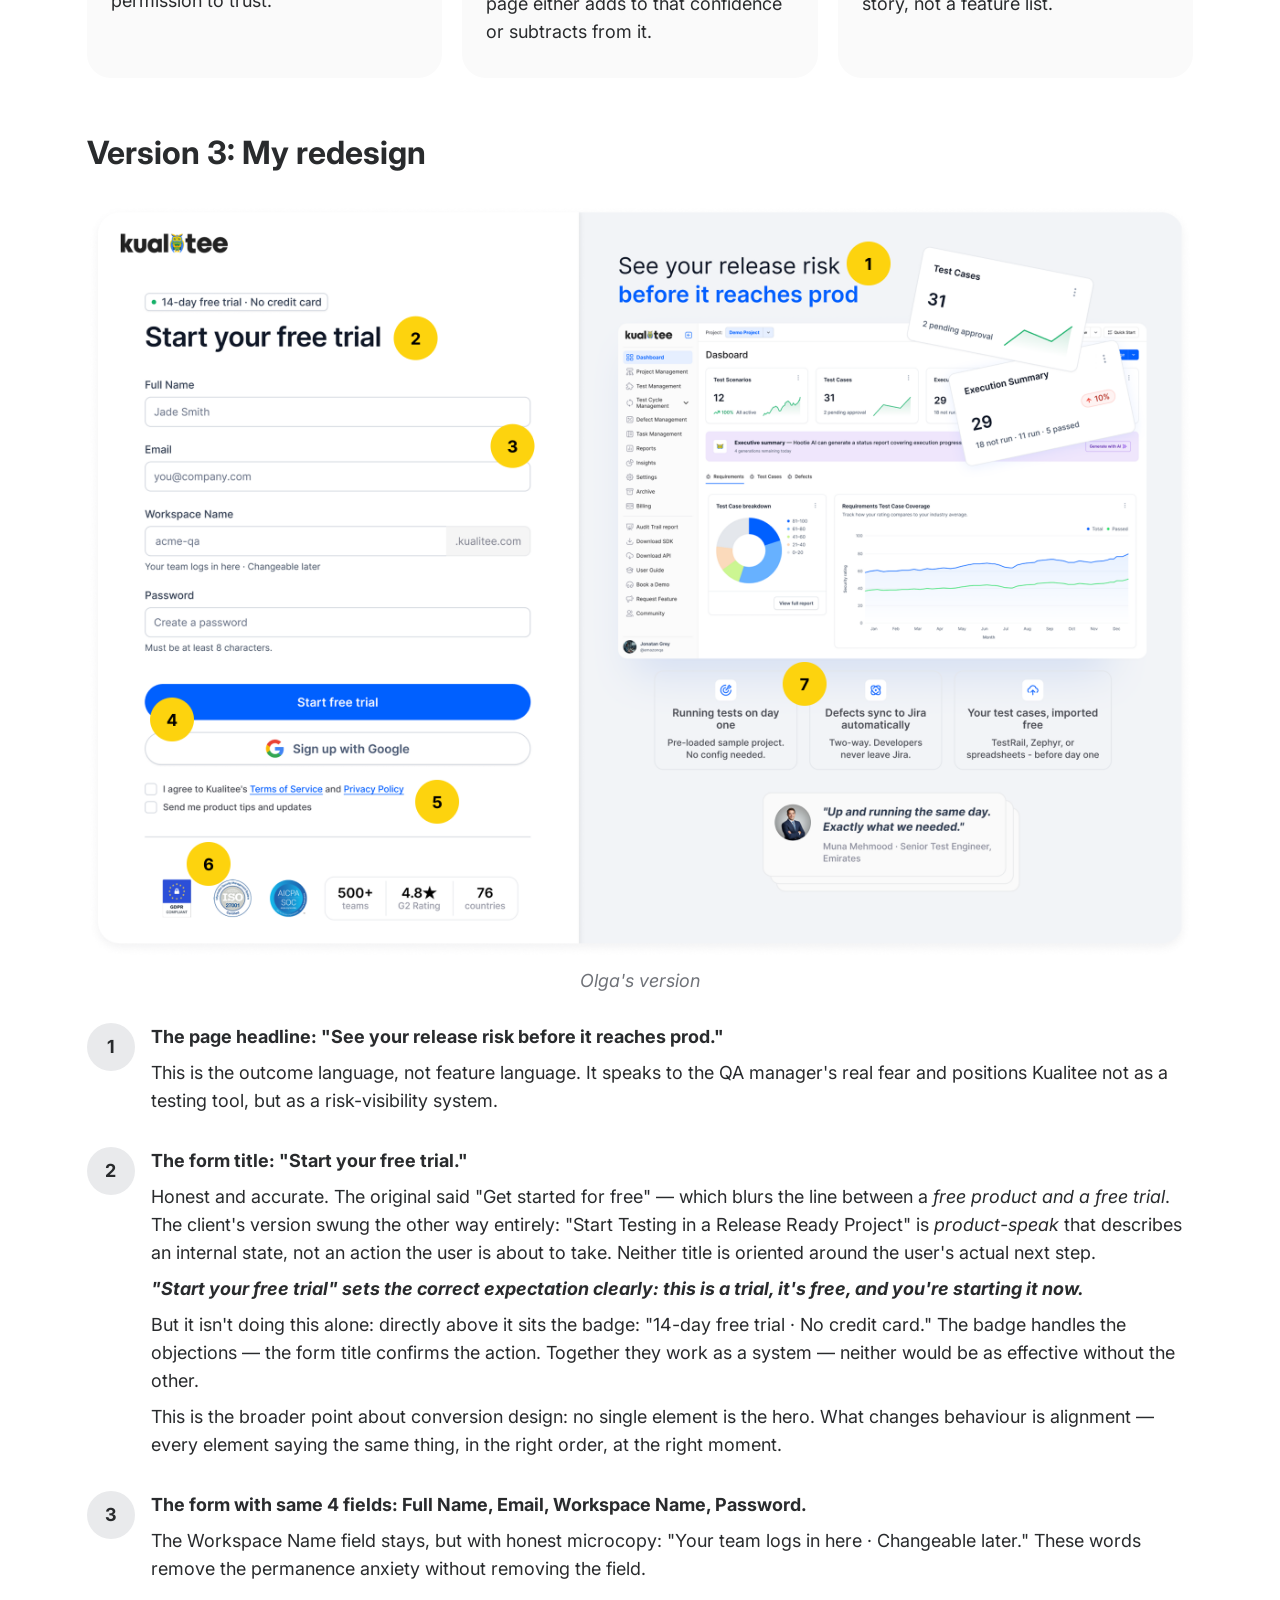
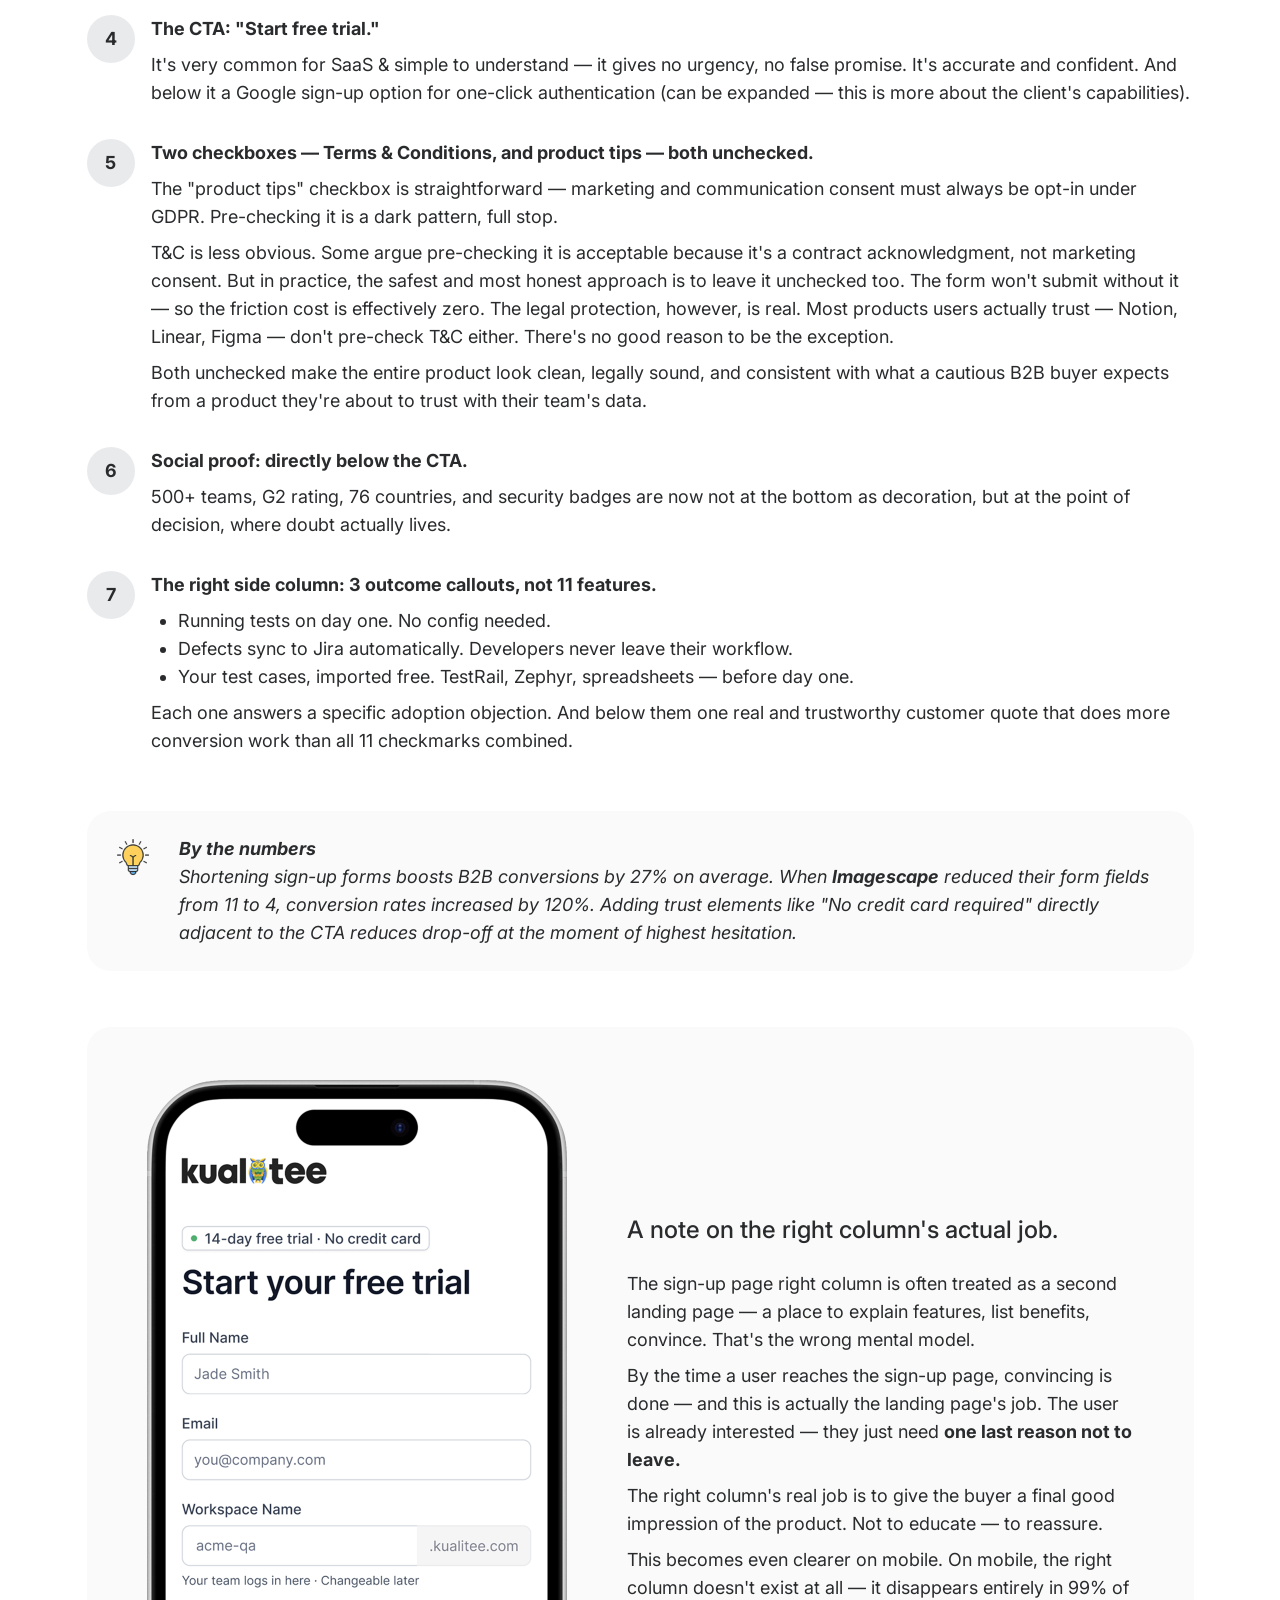
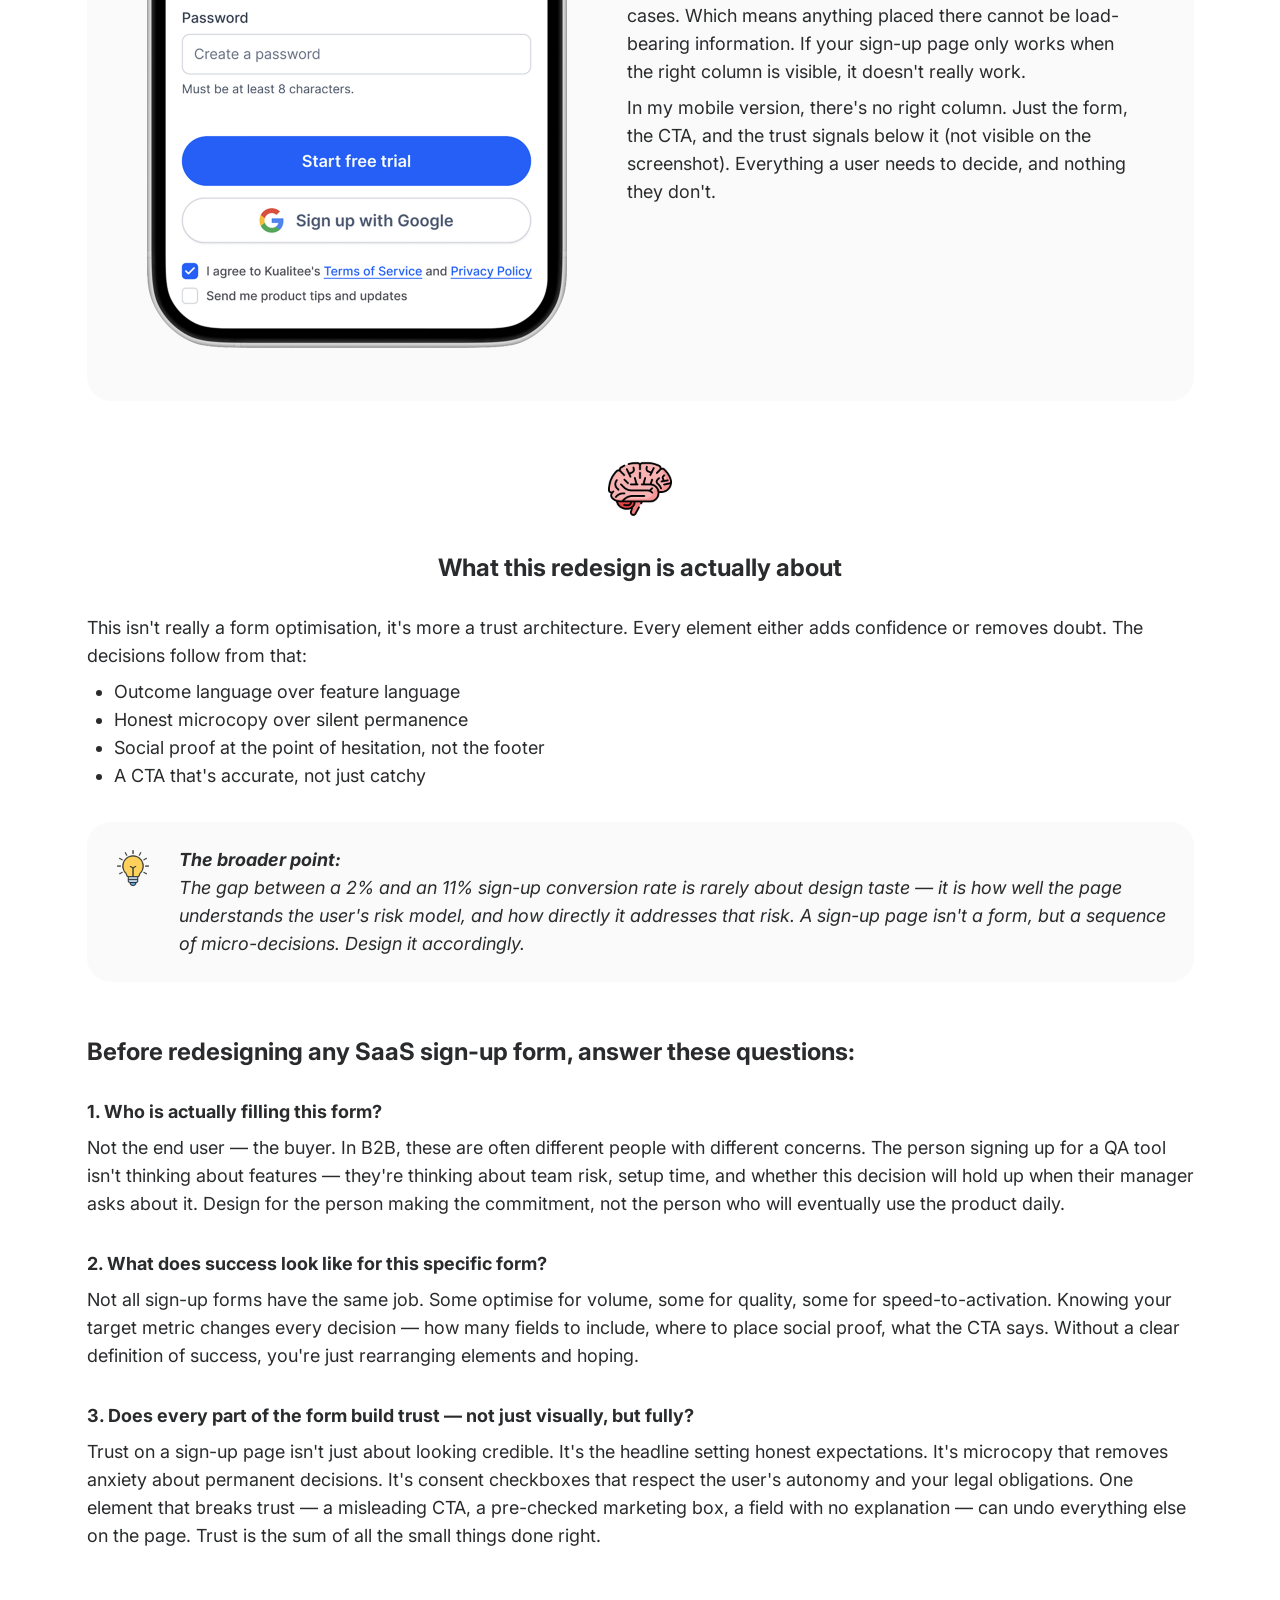
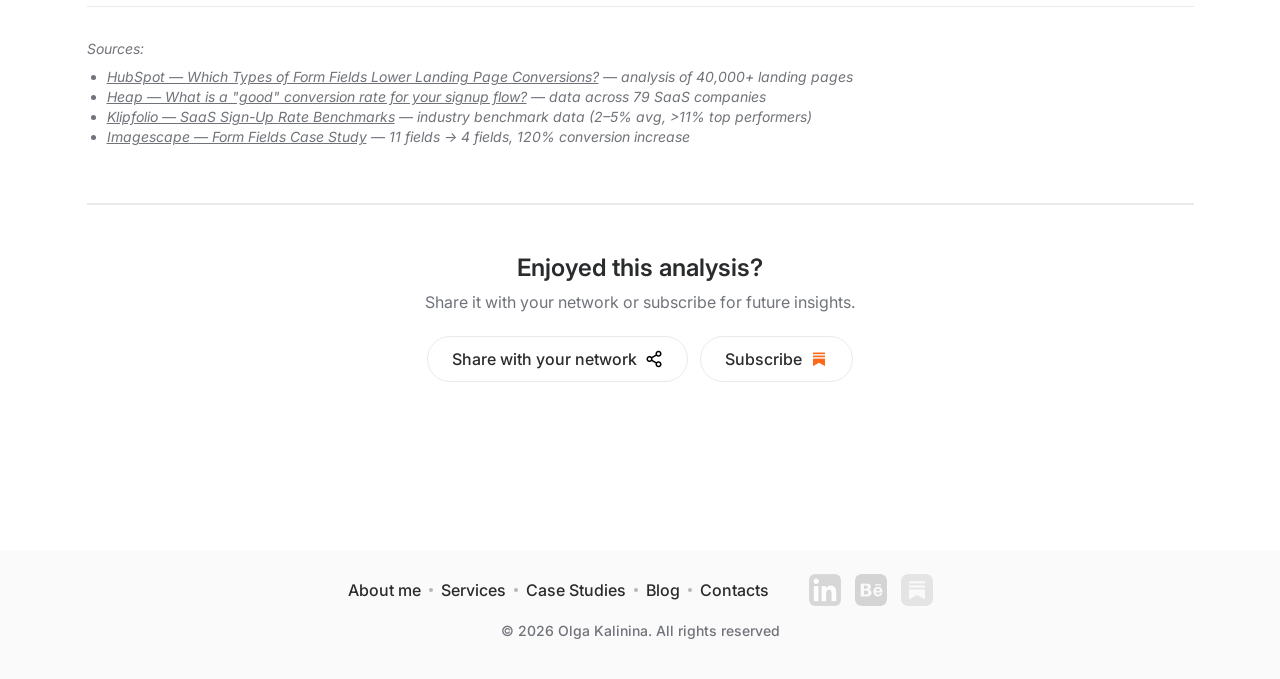
<file: cs-kualitee.html>
<!DOCTYPE html>
<html lang="en">
<head>
  <meta charset="UTF-8" />
  <meta name="viewport" content="width=device-width, initial-scale=1.0" />
  <title>Kualitee — Why the Sign-Up Page Was Leaking Conversions</title>
  <link rel="preconnect" href="https://fonts.googleapis.com" />
  <link href="https://fonts.googleapis.com/css2?family=Inter:ital,wght@0,400;0,500;0,600;0,700;1,400;1,700&display=swap" rel="stylesheet" />
  <link rel="stylesheet" href="style.css" />
  <style>
    *, *::before, *::after { box-sizing: border-box; margin: 0; padding: 0; }

    :root {
      --ink:        #292b2d;
      --ink-muted:  #707379;
      --bg-card:    #fafafa;
      --border:     #e9eaec;
      --yellow:     #fdd30e;
      --red:        #fd220e;
      --white:      #ffffff;
      --font:       'Inter', sans-serif;
      --content-w:  1187px;
      --page-w:     1440px;
    }

    html { font-family: var(--font); color: var(--ink); background: var(--white); }
    body { min-height: 100vh; }
    a { color: inherit; }

    

    /* ── PAGE WRAPPER ── */
    .page {
      max-width: var(--page-w);
      margin: 0 auto;
      padding-top: 80px;
    }

    /* ── MAIN CONTENT ── */
    .content {
      max-width: var(--content-w);
      margin: 0 auto;
      padding: 0 0 120px;
      display: flex;
      flex-direction: column;
      gap: 56px;
    }

    /* ── LOGO ROW ── */
    .logo-row {
      display: flex; align-items: center; justify-content: space-between;
    }
    .logo-row img.logo { height: 57px; width: auto; }
    .share-btn {
      width: 24px; height: 24px; cursor: pointer; opacity: .7;
      background: none; border: none; padding: 0;
    }
    .share-btn svg { width: 24px; height: 24px; }

    /* ── TITLE BLOCK ── */
    .title-block { display: flex; flex-direction: column; gap: 16px; }
    .title-block h1 {
      font-size: 36px; font-weight: 600; line-height: 1.2; color: var(--ink);
    }
    .title-block .subtitle {
      font-size: 16px; font-weight: 500; color: var(--ink-muted); margin-top: 10px;
    }
    .title-block .description {
      font-size: 22px; font-weight: 400; color: var(--ink);
      line-height: 1.45;
    }

    /* ── COVER IMAGE ── */
    .cover-img {
      width: 100%; border-radius: 32px;
      box-shadow: 0 4px 12px rgba(112,115,121,0.1);
      display: block; object-fit: cover;
      border: none; outline: none;
    }

    /* ── SNAPSHOT CARDS ── */
    .snapshot-cards { display: flex; flex-direction: column; gap: 24px; }
    .card {
      background: var(--bg-card); border-radius: 24px;
      padding: 32px 24px; width: 100%;
    }
    .card h2 {
      font-size: 24px; font-weight: 500; margin-bottom: 24px; line-height: 1.2;
    }
    .card p, .card li {
      font-size: 18px; font-weight: 400; line-height: 28px; color: var(--ink);
    }
    .card p + p { margin-top: 8px; }
    .card strong { font-weight: 700; }
    .card em { font-style: italic; }

    /* ── SECTION HEADING ── */
    .section-heading {
      font-size: 32px; font-weight: 700; line-height: 1.2; color: var(--ink);
    }

    /* ── ANNOTATED IMAGE ── */
    .annotated-img-wrap {
      position: relative; display: block; width: 100%; line-height: 0;
      overflow: hidden; border-radius: 24px;
    }
    .annotated-img-wrap img {
      width: 100%;
      box-shadow: 0 4px 12px rgba(112,115,121,0.1);
      display: block;
      border: none; outline: none;
    }
    .dot {
      position: absolute;
      width: 48px; height: 48px; border-radius: 50%;
      display: flex; align-items: center; justify-content: center;
      font-size: 18px; font-weight: 700; line-height: 1;
      transform: translate(-50%, -50%);
    }
    .dot-yellow { background: var(--yellow); color: #000; }
    .dot-red    { background: var(--red);    color: #fff; }

    .img-caption {
      font-size: 18px; font-style: italic; color: var(--ink-muted);
      text-align: center; margin-top: 12px; margin-bottom: 32px;
    }

    /* ── NUMBERED ROWS ── */
    .numbered-rows { display: flex; flex-direction: column; gap: 32px; }
    .numbered-row { display: flex; gap: 16px; align-items: flex-start; }
    .num-badge {
      width: 48px; height: 48px; border-radius: 50%; flex-shrink: 0;
      display: flex; align-items: center; justify-content: center;
      font-size: 18px; font-weight: 700;
    }
    .num-badge-grey { background: var(--border); color: var(--ink); }
    .num-badge-red  { background: var(--red);    color: #fff; }
    .numbered-row-text { flex: 1; font-size: 18px; line-height: 28px; color: var(--ink); }
    .numbered-row-text strong { font-weight: 700; }
    .numbered-row-text em { font-style: italic; }
    .numbered-row-text p + p { margin-top: 8px; }

    /* ── CALLOUT BOX (lamp / brain / warning) ── */
    .callout {
      background: var(--bg-card); border-radius: 24px;
      padding: 24px; display: flex; gap: 24px; align-items: flex-start;
      width: 100%;
    }
    .callout-icon { width: 44px; height: 44px; flex-shrink: 0; object-fit: contain; }
    .callout-body { flex: 1; font-size: 18px; font-style: italic; line-height: 28px; color: var(--ink); }
    .callout-body strong { font-weight: 700; }

    /* ── 3 QUESTIONS BLOCK ── */
    .questions-section {
      display: flex; flex-direction: column; gap: 32px; align-items: center;
    }
    .questions-icon { width: 64px; height: 64px; object-fit: contain; }
    .questions-title {
      font-size: 24px; font-weight: 700; color: var(--ink); text-align: center;
    }
    .questions-grid { display: grid; grid-template-columns: 1fr 1fr 1fr; gap: 20px; width: 100%; }
    .question-card {
      background: var(--bg-card); border-radius: 24px; padding: 32px 24px;
    }
    .question-card h3 {
      font-size: 24px; font-weight: 500; line-height: 1.3; margin-bottom: 24px; color: var(--ink);
    }
    .question-card p {
      font-size: 18px; font-weight: 400; line-height: 28px; color: var(--ink);
    }

    /* ── MOBILE + TEXT SIDE BY SIDE ── */
    .mobile-section {
      background: var(--bg-card); border-radius: 24px;
      padding: 53px 60px;
      display: flex; gap: 60px; align-items: center;
      width: 100%;
    }
    .mobile-screen {
      width: 420px; flex-shrink: 0; border-radius: 40px; overflow: hidden;
    }
    .mobile-screen img { width: 100%; display: block; border-radius: 40px; }
    .mobile-text { flex: 1; }
    .mobile-text h3 {
      font-size: 24px; font-weight: 500; margin-bottom: 24px; color: var(--ink); line-height: 1.3;
    }
    .mobile-text p {
      font-size: 18px; line-height: 28px; color: var(--ink); margin-bottom: 8px;
    }
    .mobile-text strong { font-weight: 700; }

    /* ── WHAT THIS IS ABOUT ── */
    .about-section {
      display: flex; flex-direction: column; gap: 32px; align-items: center;
    }
    .about-section .brain-icon { width: 64px; height: 64px; object-fit: contain; }
    .about-section h2 {
      font-size: 24px; font-weight: 700; text-align: center; color: var(--ink);
    }
    .about-list {
      list-style: disc; padding-left: 27px;
      font-size: 18px; line-height: 28px; color: var(--ink);
    }
    .about-list li { margin-bottom: 0; }

    /* ── THREE QUESTIONS CLOSING ── */
    .closing-questions { display: flex; flex-direction: column; gap: 32px; width: 100%; }
    .closing-questions h2 {
      font-size: 24px; font-weight: 700; line-height: 28px; color: var(--ink);
    }
    .closing-questions .q-block p { font-size: 18px; line-height: 28px; color: var(--ink); }
    .closing-questions .q-block + .q-block { margin-top: 32px; }
    .closing-questions .q-label { font-weight: 700; margin-bottom: 8px; }

    /* ── SOURCES ── */
    .sources-block {
      border-top: 1px solid var(--border);
      padding-top: 32px;
    }
    .sources-block p, .sources-block li {
      font-size: 14px; font-style: italic; color: var(--ink-muted); line-height: 20px;
    }
    .sources-block ul { list-style: disc; padding-left: 20px; margin-top: 8px; }
    .sources-block li { margin-bottom: 0; }
    .sources-block a { color: var(--ink-muted); text-decoration: underline; }
    .sources-block a:hover { color: var(--ink); }


    /* ── INLINE ITALIC BOLD ── */
    .bold-italic { font-weight: 700; font-style: italic; }

    /* ── RESPONSIVE ── */
    @media (max-width: 900px) {
      .questions-grid { grid-template-columns: 1fr; }
      .mobile-section { flex-direction: column; padding: 32px 24px; }
      .mobile-screen { width: 100%; }

      /* padding-top handled by .page-content in style.css */
    }
    @media (max-width: 640px) {
      .title-block h1 { font-size: 26px; }
      .section-heading { font-size: 24px; }
      .card h2 { font-size: 20px; }
    }

    /* ── CTA BLOCK ── */
    .cta-block {
      margin-top: 0;
      padding: 48px 0;
      border-top: 2px solid var(--border);
      text-align: center;
      display: flex;
      flex-direction: column;
      align-items: center;
      gap: 8px;
    }
    .cta-block h2 { font-size: 24px; font-weight: 600; color: var(--ink); }
    .cta-block p { font-size: 16px; color: var(--ink-muted); line-height: 1.6; margin-bottom: 12px; }
    .cta-buttons { display: flex; justify-content: center; gap: 12px; flex-wrap: wrap; }
    .btn-outline {
      display: inline-flex; align-items: center; gap: 8px;
      padding: 12px 24px; border-radius: 9999px;
      border: 1.5px solid var(--border); background: white;
      font-size: 16px; font-weight: 500; color: var(--ink);
      cursor: pointer; transition: border-color .2s, transform .2s;
      font-family: var(--font); text-decoration: none;
    }
    .btn-outline:hover { border-color: var(--ink); transform: translateY(-1px); }
    .btn-outline img { width: 18px; height: 18px; object-fit: contain; }
    @media (max-width: 768px) {
      .cta-block h2 { font-size: 20px; }
      .cta-buttons { flex-direction: column; align-items: stretch; }
      .btn-outline { justify-content: center; }
    }
  </style>
</head>
<body>

<!-- ═══════════ NAV ═══════════ -->
  <nav class="nav">
    <a href="index.html"><img src="images/olga_kalinina.jpg" alt="Olga Kalinina" class="nav-avatar" /></a>
    <div class="nav-links">
      <a href="services.html">Services</a>
      <a href="case-studies.html" class="active">Case Studies</a>
      <a href="blog.html">Blog</a>
      <a href="about.html">About me</a>
      <a href="contacts.html">Contacts</a>
    </div>
    <button class="nav-hamburger" onclick="toggleMenu()" aria-label="Menu">
      <span></span><span></span><span></span>
    </button>
  </nav>

  <div class="mobile-menu-backdrop" id="menuBackdrop" onclick="toggleMenu()"></div>
  <div class="mobile-menu" id="mobileMenu">
    <div class="mobile-menu-top">
      <a href="index.html"><img src="images/olga_kalinina.jpg" alt="Olga Kalinina" /></a>
      <button class="mobile-menu-close" onclick="toggleMenu()">&#x2715;</button>
    </div>
    <div class="mobile-menu-links">
      <a href="services.html">Services</a>
      <a href="case-studies.html" class="active">Case Studies</a>
      <a href="blog.html">Blog</a>
      <a href="about.html">About me</a>
      <a href="contacts.html">Contacts</a>
    </div>
  </div>

<div class="page-wrapper">
<main class="page-content">
<div class="container">
<!-- ═══════════ MAIN ═══════════ -->
<div class="page">
<div class="content">

  <!-- LOGO + SHARE -->
  <div class="logo-row">
    <img class="logo" src="images/Logo_kualitee.png" alt="Kualitee" />
    <button class="share-btn" onclick="if(navigator.share){navigator.share({title:document.title,url:location.href})}else{navigator.clipboard.writeText(location.href)}" aria-label="Share">
      <img src="images/share-07.png" alt="Share" style="width:24px;height:24px;opacity:.7;" />
    </button>
  </div>

  <!-- TITLE -->
  <div class="title-block">
    <div>
      <h1>Kualitee — Why the Sign-Up page was leaking conversions</h1>
      <p class="subtitle">Product Design | B2B SaaS | 2026</p>
    </div>
    <p class="description">A three-way design critique of a real SaaS sign-up form — and what the right redesign actually changes.</p>
  </div>

  <!-- COVER -->
  <img class="cover-img" src="images/Cover_image.png" alt="Kualitee case study cover" />

  <!-- PROJECT SNAPSHOT -->
  <div class="snapshot-cards">
    <div class="card">
      <h2>Project snapshot</h2>
      <p><strong>Product:</strong> Kualitee — B2B SaaS for software testing teams</p>
      <p><strong>Focus:</strong> Sign-up page / trial activation</p>
      <p><strong>My role:</strong> Product Designer (UX/UI, flows, conversion design)</p>
      <p><strong>Core metrics to optimise:</strong> visitor-to-trial conversion rate (industry avg 2–5%, target: top quartile &gt;11%), form completion rate (drop-off by field), trial-to-paid conversion rate</p>
      <p><strong>Versions compared:</strong> Current live design → Client's proposed redesign → My redesign</p>
    </div>

    <div class="card">
      <h2>The real question</h2>
      <p>When a QA manager lands on your sign-up page, what are they thinking?</p>
      <p>Not <em>"I need a release-ready project."</em> They're thinking: <em>"We keep shipping bugs. My team is drowning. I need something that works before our next release cycle."</em></p>
      <p>So the design question isn't "how do we make the form look better?" It's: <strong>why would this person hesitate — and what can we remove to make hesitation harder?</strong></p>
    </div>
  </div>

  <!-- VERSION 1 -->
  <div>
    <p class="section-heading" style="margin-bottom:32px;">Version 1: The original live page</p>

    <div style="margin-bottom:24px;">
      <div class="annotated-img-wrap">
        <img src="images/OLD_current.png" alt="Original Kualitee sign-up page" />
      </div>
      <p class="img-caption">SignUp page of Kualitee.com</p>
    </div>

    <p style="font-size:18px;line-height:28px;margin-top:32px;margin-bottom:32px;">It looks fine: two columns, form on the left, benefits on the right. Clean and... forgettable.</p>

    <div class="numbered-rows">
      <div class="numbered-row">
        <div class="num-badge num-badge-grey">1</div>
        <div class="numbered-row-text">
          <p><strong>The headline: "Get started for free."</strong></p>
          <p>Every SaaS product says this. It's the design equivalent of "Welcome!" — technically correct, but completely empty.</p>
        </div>
      </div>
      <div class="numbered-row">
        <div class="num-badge num-badge-grey">2</div>
        <div class="numbered-row-text">
          <p><strong>The CTA: "Get it Now."</strong></p>
          <p><em>"Now"</em> implies urgency. B2B buyers don't want urgency — they want confidence. <em>"Now"</em> sounds like a flash sale, not a professional tool.</p>
        </div>
      </div>
      <div class="numbered-row">
        <div class="num-badge num-badge-grey">3</div>
        <div class="numbered-row-text">
          <p><strong>The right column has 11 feature list.</strong></p>
          <p>Unlimited projects, AI credits, 24/7 support, etc. — everything listed, nothing prioritised. When everything is important, nothing is.</p>
        </div>
      </div>
      <div class="numbered-row">
        <div class="num-badge num-badge-grey">4</div>
        <div class="numbered-row-text">
          <p><strong>The Subdomain field with a tooltip.</strong></p>
          <p>This asks for a permanent decision before the user has seen the product once. The tooltip explains what the field is, but not why it shouldn't frighten them. Some users will pause here, some will leave.</p>
        </div>
      </div>
      <div class="numbered-row">
        <div class="num-badge num-badge-grey">5</div>
        <div class="numbered-row-text">
          <p><strong>Trust signals are below the fold.</strong></p>
          <p>G2 badges, client logos, ISO certification — all placed after the form, far from the moment of doubt. Social proof only works when it's next to the hesitation.</p>
        </div>
      </div>
    </div>

    <p style="font-size:18px;line-height:28px;margin-top:32px;">The right column tries to sell, the left column asks, but they don't speak to each other. The user is left to make the connection on their own. Some do, many don't.</p>
  </div>

  <!-- CALLOUT: BY THE NUMBERS 1 -->
  <div class="callout">
    <img class="callout-icon" src="images/lamp_icon_small.png" alt="" />
    <div class="callout-body">
      <p><strong>By the numbers</strong></p>
      <p>The average SaaS sign-up conversion rate is <strong>2–5%</strong>. Top performers convert above <strong>11%</strong>. That gap is rarely about traffic quality — it's about friction. Reducing form fields from 7 to 3 increases conversions by 20–35%. A single focused CTA converts 32% better than pages with two or more competing actions.</p>
    </div>
  </div>

  <!-- VERSION 2 -->
  <div>
    <p class="section-heading" style="margin-bottom:32px;">Version 2: The client's proposed redesign</p>

    <div style="margin-bottom:24px;">
      <div class="annotated-img-wrap">
        <img src="images/Client.png" alt="Client's proposed redesign" />
      </div>
      <p class="img-caption">Client's version</p>
    </div>

    <p style="font-size:18px;line-height:28px;margin-top:32px;margin-bottom:32px;">Visually, it's a step forward: the screenshot is prominent, the layout breathes more, but when you look through a conversion lens, the strategic problems are still there — and two new ones were added.</p>

    <div class="numbered-rows">
      <div class="numbered-row">
        <div class="num-badge num-badge-grey">1</div>
        <div class="numbered-row-text">
          <p><strong>The headline: "Start Testing in a Release Ready Project."</strong></p>
          <p>Product-speak. It describes the tool's state — not the user's problem. Nobody arrives thinking "I need a release-ready project", they arrive thinking "I need to know our next deployment is safe."</p>
        </div>
      </div>
      <div class="numbered-row">
        <div class="num-badge num-badge-grey">2</div>
        <div class="numbered-row-text">
          <p><strong>The CTA: "Try It Out — It's free."</strong></p>
          <p>This creates a false expectation: Kualitee isn't free — it's a 14-day trial. Telling users "it's free" and then revealing the pricing later is a trust break. The user feels misled, not converted.</p>
        </div>
      </div>
      <div class="numbered-row">
        <div class="num-badge num-badge-grey">3</div>
        <div class="numbered-row-text">
          <p><strong>The dashboard screenshot instead of a list of features.</strong></p>
          <p>Genuinely good — showing the actual product reduces uncertainty.</p>
        </div>
      </div>
      <div class="numbered-row">
        <div class="num-badge num-badge-red">4</div>
        <div class="numbered-row-text">
          <p><strong>The marketing checkbox is now pre-checked. The Terms &amp; Conditions checkbox has been removed entirely.</strong></p>
          <p>This matters more than it might seem. Pre-checked consent for marketing is a <em>dark pattern</em> — it manufactures agreement the user never actively gave. And removing the T&amp;C checkbox isn't a simplification. For a product operating across 76 countries, it's a <strong>GDPR violation.</strong> The EU's General Data Protection Regulation requires explicit, informed consent — a pre-ticked box doesn't qualify. This exposes the company to regulatory risk in every European market it operates in.</p>
        </div>
      </div>
      <div class="numbered-row">
        <div class="num-badge num-badge-grey">5</div>
        <div class="numbered-row-text">
          <p><strong>G2 badges moved further down.</strong></p>
          <p>In the original design they were at least near the form. Here they've drifted below it. A step in the wrong direction.</p>
        </div>
      </div>
    </div>
  </div>

  <!-- WARNING CALLOUT -->
  <div class="callout">
    <img class="callout-icon" src="images/warning_icon.png" alt="" />
    <p class="callout-body">Design that doesn't change behavior isn't redesign — it's restyling, and design that introduces legal risk isn't an improvement at all.</p>
  </div>

  <!-- 3 QUESTIONS -->
  <div class="questions-section">
    <img class="questions-icon" src="images/lamp_icon_small.png" alt="" />
    <p class="questions-title">3 questions before my redesign:</p>
    <div class="questions-grid">
      <div class="question-card">
        <h3>Who is actually signing up?</h3>
        <p>A QA Lead or Engineering Manager. Technical enough to evaluate the tool, senior enough to care about team workflow and release risk. Not impulsive. Cautious. They need permission to trust.</p>
      </div>
      <div class="question-card">
        <h3>What is the moment of truth?</h3>
        <p>It's not the button. It's the second before the button — when the user weighs "is this worth my time and my team's data?" Everything on the page either adds to that confidence or subtracts from it.</p>
      </div>
      <div class="question-card">
        <h3>What is Kualitee's real value?</h3>
        <p>Not unlimited tests. Not REST APIs. The actual value: you'll know your release is safe before it reaches production. That's a risk-reduction story, not a feature list.</p>
      </div>
    </div>
  </div>

  <!-- VERSION 3 -->
  <div>
    <p class="section-heading" style="margin-bottom:32px;">Version 3: My redesign</p>

    <div style="margin-bottom:24px;">
      <div class="annotated-img-wrap">
        <img src="images/Olga.png" alt="Olga's redesign" />
      </div>
      <p class="img-caption">Olga's version</p>
    </div>

    <div class="numbered-rows">
      <div class="numbered-row">
        <div class="num-badge num-badge-grey">1</div>
        <div class="numbered-row-text">
          <p><strong>The page headline: "See your release risk before it reaches prod."</strong></p>
          <p>This is the outcome language, not feature language. It speaks to the QA manager's real fear and positions Kualitee not as a testing tool, but as a risk-visibility system.</p>
        </div>
      </div>
      <div class="numbered-row">
        <div class="num-badge num-badge-grey">2</div>
        <div class="numbered-row-text">
          <p><strong>The form title: "Start your free trial."</strong></p>
          <p>Honest and accurate. The original said "Get started for free" — which blurs the line between a <em>free product and a free trial</em>. The client's version swung the other way entirely: "Start Testing in a Release Ready Project" is <em>product-speak</em> that describes an internal state, not an action the user is about to take. Neither title is oriented around the user's actual next step.</p>
          <p><strong><em>"Start your free trial" sets the correct expectation clearly: this is a trial, it's free, and you're starting it now.</em></strong></p>
          <p>But it isn't doing this alone: directly above it sits the badge: "14-day free trial · No credit card." The badge handles the objections — the form title confirms the action. Together they work as a system — neither would be as effective without the other.</p>
          <p>This is the broader point about conversion design: no single element is the hero. What changes behaviour is alignment — every element saying the same thing, in the right order, at the right moment.</p>
        </div>
      </div>
      <div class="numbered-row">
        <div class="num-badge num-badge-grey">3</div>
        <div class="numbered-row-text">
          <p><strong>The form with same 4 fields: Full Name, Email, Workspace Name, Password.</strong></p>
          <p>The Workspace Name field stays, but with honest microcopy: "Your team logs in here · Changeable later." These words remove the permanence anxiety without removing the field.</p>
        </div>
      </div>
      <div class="numbered-row">
        <div class="num-badge num-badge-grey">4</div>
        <div class="numbered-row-text">
          <p><strong>The CTA: "Start free trial."</strong></p>
          <p>It's very common for SaaS &amp; simple to understand — it gives no urgency, no false promise. It's accurate and confident. And below it a Google sign-up option for one-click authentication (can be expanded — this is more about the client's capabilities).</p>
        </div>
      </div>
      <div class="numbered-row">
        <div class="num-badge num-badge-grey">5</div>
        <div class="numbered-row-text">
          <p><strong>Two checkboxes — Terms &amp; Conditions, and product tips — both unchecked.</strong></p>
          <p>The "product tips" checkbox is straightforward — marketing and communication consent must always be opt-in under GDPR. Pre-checking it is a dark pattern, full stop.</p>
          <p>T&amp;C is less obvious. Some argue pre-checking it is acceptable because it's a contract acknowledgment, not marketing consent. But in practice, the safest and most honest approach is to leave it unchecked too. The form won't submit without it — so the friction cost is effectively zero. The legal protection, however, is real. Most products users actually trust — Notion, Linear, Figma — don't pre-check T&amp;C either. There's no good reason to be the exception.</p>
          <p>Both unchecked make the entire product look clean, legally sound, and consistent with what a cautious B2B buyer expects from a product they're about to trust with their team's data.</p>
        </div>
      </div>
      <div class="numbered-row">
        <div class="num-badge num-badge-grey">6</div>
        <div class="numbered-row-text">
          <p><strong>Social proof: directly below the CTA.</strong></p>
          <p>500+ teams, G2 rating, 76 countries, and security badges are now not at the bottom as decoration, but at the point of decision, where doubt actually lives.</p>
        </div>
      </div>
      <div class="numbered-row">
        <div class="num-badge num-badge-grey">7</div>
        <div class="numbered-row-text">
          <p><strong>The right side column: 3 outcome callouts, not 11 features.</strong></p>
          <ul style="list-style:disc;padding-left:27px;margin:8px 0;">
            <li>Running tests on day one. No config needed.</li>
            <li>Defects sync to Jira automatically. Developers never leave their workflow.</li>
            <li>Your test cases, imported free. TestRail, Zephyr, spreadsheets — before day one.</li>
          </ul>
          <p>Each one answers a specific adoption objection. And below them one real and trustworthy customer quote that does more conversion work than all 11 checkmarks combined.</p>
        </div>
      </div>
    </div>
  </div>

  <!-- CALLOUT: BY THE NUMBERS 2 -->
  <div class="callout">
    <img class="callout-icon" src="images/lamp_icon_small.png" alt="" />
    <div class="callout-body">
      <p><strong>By the numbers</strong></p>
      <p>Shortening sign-up forms boosts B2B conversions by 27% on average. When <strong>Imagescape</strong> reduced their form fields from 11 to 4, conversion rates increased by 120%. Adding trust elements like "No credit card required" directly adjacent to the CTA reduces drop-off at the moment of highest hesitation.</p>
    </div>
  </div>

  <!-- MOBILE SECTION -->
  <div class="mobile-section">
    <div class="mobile-screen">
      <img src="images/Mobile_screen 2.png" alt="Mobile version of the redesigned sign-up page" />
    </div>
    <div class="mobile-text">
      <h3>A note on the right column's actual job.</h3>
      <p>The sign-up page right column is often treated as a second landing page — a place to explain features, list benefits, convince. That's the wrong mental model.</p>
      <p>By the time a user reaches the sign-up page, convincing is done — and this is actually the landing page's job. The user is already interested — they just need <strong>one last reason not to leave.</strong></p>
      <p>The right column's real job is to give the buyer a final good impression of the product. Not to educate — to reassure.</p>
      <p>This becomes even clearer on mobile. On mobile, the right column doesn't exist at all — it disappears entirely in 99% of cases. Which means anything placed there cannot be load-bearing information. If your sign-up page only works when the right column is visible, it doesn't really work.</p>
      <p>In my mobile version, there's no right column. Just the form, the CTA, and the trust signals below it (not visible on the screenshot). Everything a user needs to decide, and nothing they don't.</p>
    </div>
  </div>

  <!-- WHAT THIS REDESIGN IS ABOUT -->
  <div class="about-section">
    <img class="brain-icon" src="images/brain_icon 1.png" alt="" />
    <h2>What this redesign is actually about</h2>
    <div style="width:100%;">
      <p style="font-size:18px;line-height:28px;margin-bottom:8px;">This isn't really a form optimisation, it's more a trust architecture. Every element either adds confidence or removes doubt. The decisions follow from that:</p>
      <ul class="about-list">
        <li>Outcome language over feature language</li>
        <li>Honest microcopy over silent permanence</li>
        <li>Social proof at the point of hesitation, not the footer</li>
        <li>A CTA that's accurate, not just catchy</li>
      </ul>
    </div>
    <div class="callout" style="width:100%;">
      <img class="callout-icon" src="images/lamp_icon_small.png" alt="" />
      <div class="callout-body">
        <p><strong>The broader point:</strong></p>
        <p>The gap between a 2% and an 11% sign-up conversion rate is rarely about design taste — it is how well the page understands the user's risk model, and how directly it addresses that risk. A sign-up page isn't a form, but a sequence of micro-decisions. Design it accordingly.</p>
      </div>
    </div>
  </div>

  <!-- THREE THINGS / CLOSING QUESTIONS -->
  <div class="closing-questions">
    <h2>Before redesigning any SaaS sign-up form, answer these questions:</h2>
    <div>
      <div class="q-block">
        <p class="q-label">1. Who is actually filling this form?</p>
        <p>Not the end user — the buyer. In B2B, these are often different people with different concerns. The person signing up for a QA tool isn't thinking about features — they're thinking about team risk, setup time, and whether this decision will hold up when their manager asks about it. Design for the person making the commitment, not the person who will eventually use the product daily.</p>
      </div>
      <div class="q-block" style="margin-top:32px;">
        <p class="q-label">2. What does success look like for this specific form?</p>
        <p>Not all sign-up forms have the same job. Some optimise for volume, some for quality, some for speed-to-activation. Knowing your target metric changes every decision — how many fields to include, where to place social proof, what the CTA says. Without a clear definition of success, you're just rearranging elements and hoping.</p>
      </div>
      <div class="q-block" style="margin-top:32px;">
        <p class="q-label">3. Does every part of the form build trust — not just visually, but fully?</p>
        <p>Trust on a sign-up page isn't just about looking credible. It's the headline setting honest expectations. It's microcopy that removes anxiety about permanent decisions. It's consent checkboxes that respect the user's autonomy and your legal obligations. One element that breaks trust — a misleading CTA, a pre-checked marketing box, a field with no explanation — can undo everything else on the page. Trust is the sum of all the small things done right.</p>
      </div>
    </div>
  </div>

  <!-- SOURCES -->
  <div class="sources-block">
    <p>Sources:</p>
    <ul>
      <li><a href="https://blog.hubspot.com/blog/tabid/6307/bid/6746/which-types-of-form-fields-lower-landing-page-conversions.aspx" target="_blank" rel="noopener">HubSpot — Which Types of Form Fields Lower Landing Page Conversions?</a> — analysis of 40,000+ landing pages</li>
      <li><a href="https://www.heap.io/blog/good-conversion-rate-signup-flow" target="_blank" rel="noopener">Heap — What is a "good" conversion rate for your signup flow?</a> — data across 79 SaaS companies</li>
      <li><a href="https://www.klipfolio.com/blog/value-of-saas-sign-up-rate-benchmarks" target="_blank" rel="noopener">Klipfolio — SaaS Sign-Up Rate Benchmarks</a> — industry benchmark data (2–5% avg, &gt;11% top performers)</li>
      <li><a href="https://www.imagescape.com/media/filer_public/06/94/0694c7f4-8914-4598-8871-b857fbc12737/form_case_study.pdf" target="_blank" rel="noopener">Imagescape — Form Fields Case Study</a> — 11 fields → 4 fields, 120% conversion increase</li>
    </ul>
  </div>

  <!-- CTA BLOCK -->
  <div class="cta-block">
    <h2>Enjoyed this analysis?</h2>
    <p>Share it with your network or subscribe for future insights.</p>
    <div class="cta-buttons">
      <button class="btn-outline" id="shareCtaBtn">
        Share with your network
        <img src="images/share-07.png" alt="" />
      </button>
      <a class="btn-outline" href="https://substack.com/@olinproduct/" target="_blank" rel="noopener">
        Subscribe
        <img src="images/substack.png" alt="Substack" />
      </a>
    </div>
  </div>

</div><!-- /content -->
</div><!-- /page -->
</div><!-- /container -->
</main><!-- /page-content -->

<!-- ═══════════ FOOTER ═══════════ -->
    <footer class="footer">
      <div class="footer-inner">
        <div class="footer-social-row">
          <nav class="footer-links">
            <a href="about.html">About me</a>
            <span class="footer-dot"></span>
            <a href="services.html">Services</a>
            <span class="footer-dot"></span>
            <a href="case-studies.html">Case Studies</a>
            <span class="footer-dot"></span>
            <a href="blog.html">Blog</a>
            <span class="footer-dot"></span>
            <a href="contacts.html">Contacts</a>
          </nav>
          <div class="footer-socials">
            <a href="https://www.linkedin.com/in/olga-kalinina-sundary/" target="_blank" rel="noopener">
              <img src="images/Linkedin_logo.png" alt="LinkedIn" />
            </a>
            <a href="https://www.behance.net/kalininaolga" target="_blank" rel="noopener">
              <img src="images/Behance_logo.png" alt="Behance" />
            </a>
            <a href="https://substack.com/@olinproduct/" target="_blank" rel="noopener">
              <img src="images/Substack_logo_footer.png" alt="Substack" />
            </a>
          </div>
        </div>
        <p class="footer-copy">&#169; 2026 Olga Kalinina. All rights reserved</p>
      </div>
    </footer>
</div><!-- /page-wrapper -->

  <script>
    async function doShare() {
      const url   = window.location.href;
      const title = document.title;
      if (navigator.share) {
        try { await navigator.share({ title, url }); return; } catch (e) {}
      }
      try {
        await navigator.clipboard.writeText(url);
        const btn = document.getElementById('shareCtaBtn');
        const orig = btn.innerHTML;
        btn.textContent = 'Link copied ✓';
        setTimeout(() => { btn.innerHTML = orig; }, 2000);
      } catch (e) {
        window.open('https://twitter.com/intent/tweet?url=' + encodeURIComponent(url), '_blank');
      }
    }
    document.getElementById('shareCtaBtn').addEventListener('click', doShare);
  </script>
  <script>
    function toggleMenu() {
      document.getElementById('mobileMenu').classList.toggle('open');
      document.getElementById('menuBackdrop').classList.toggle('open');
    }
  </script>
</body>
</html>
</file>
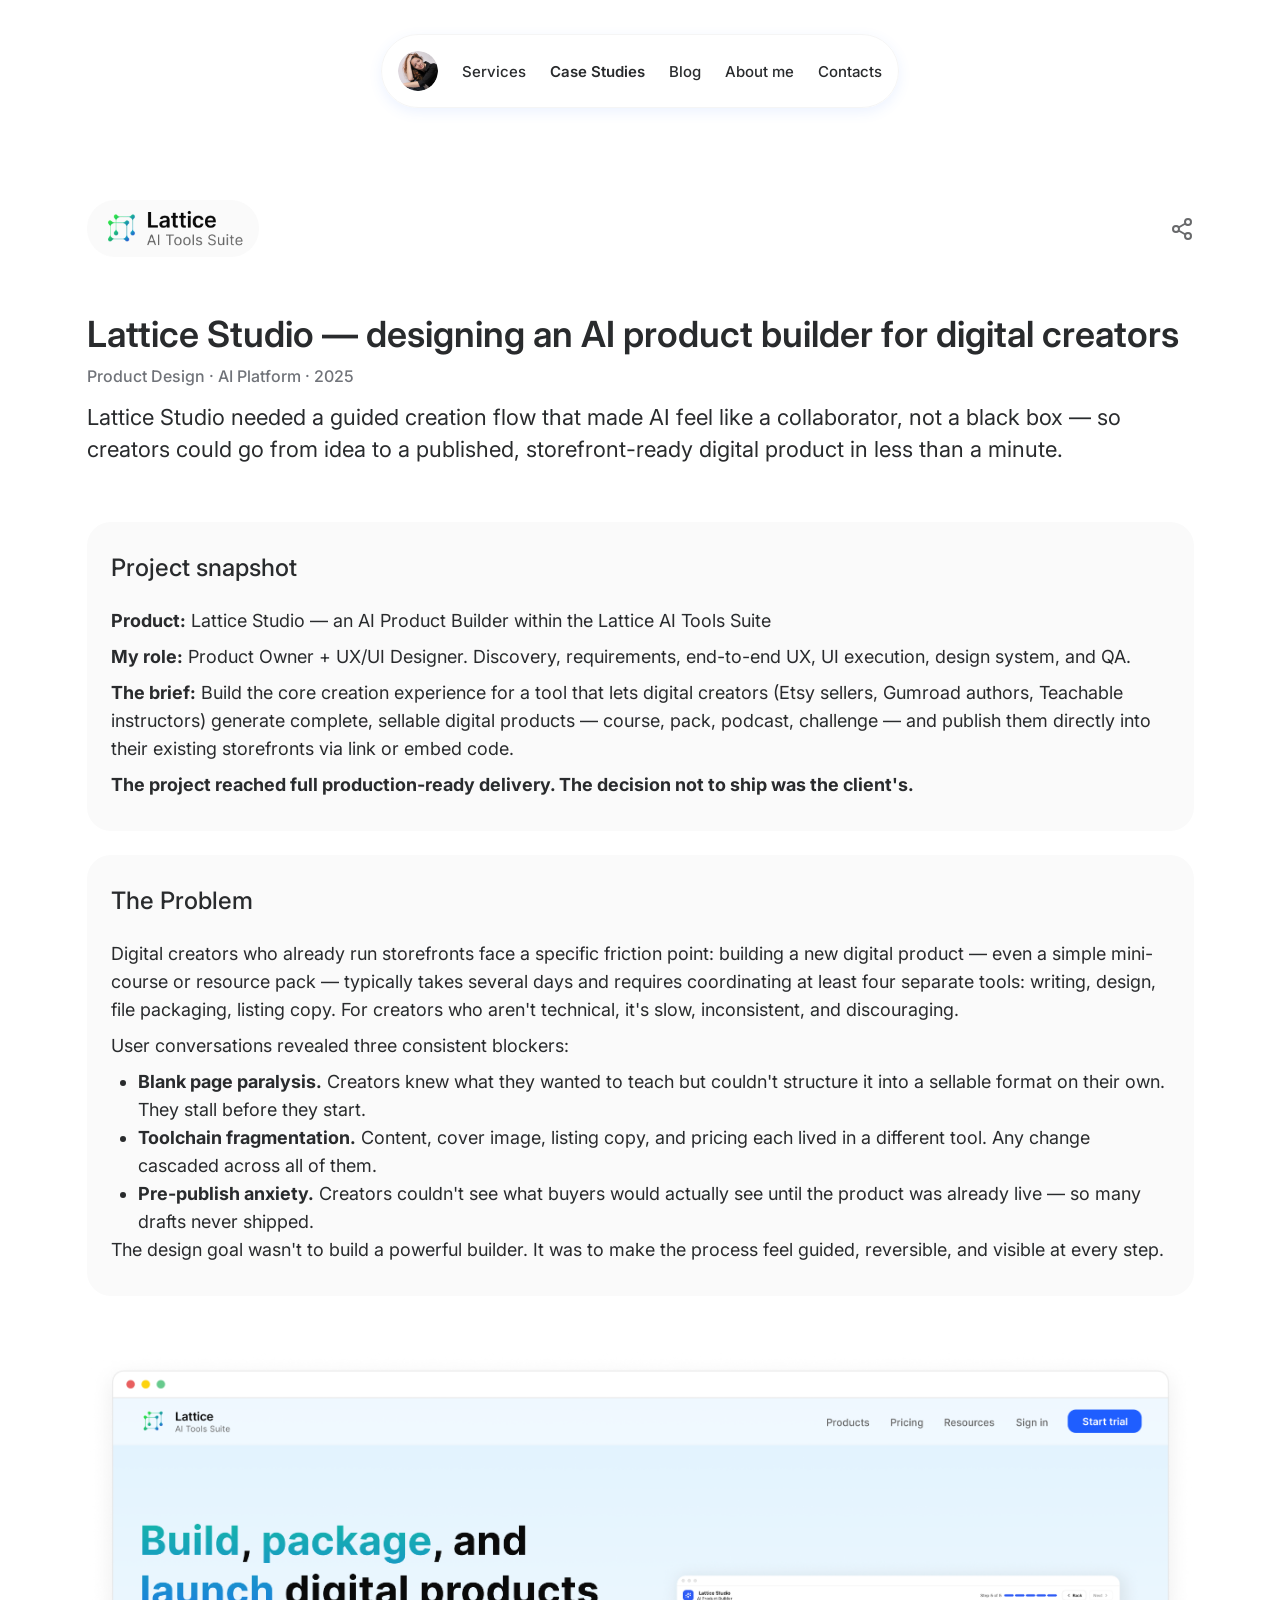
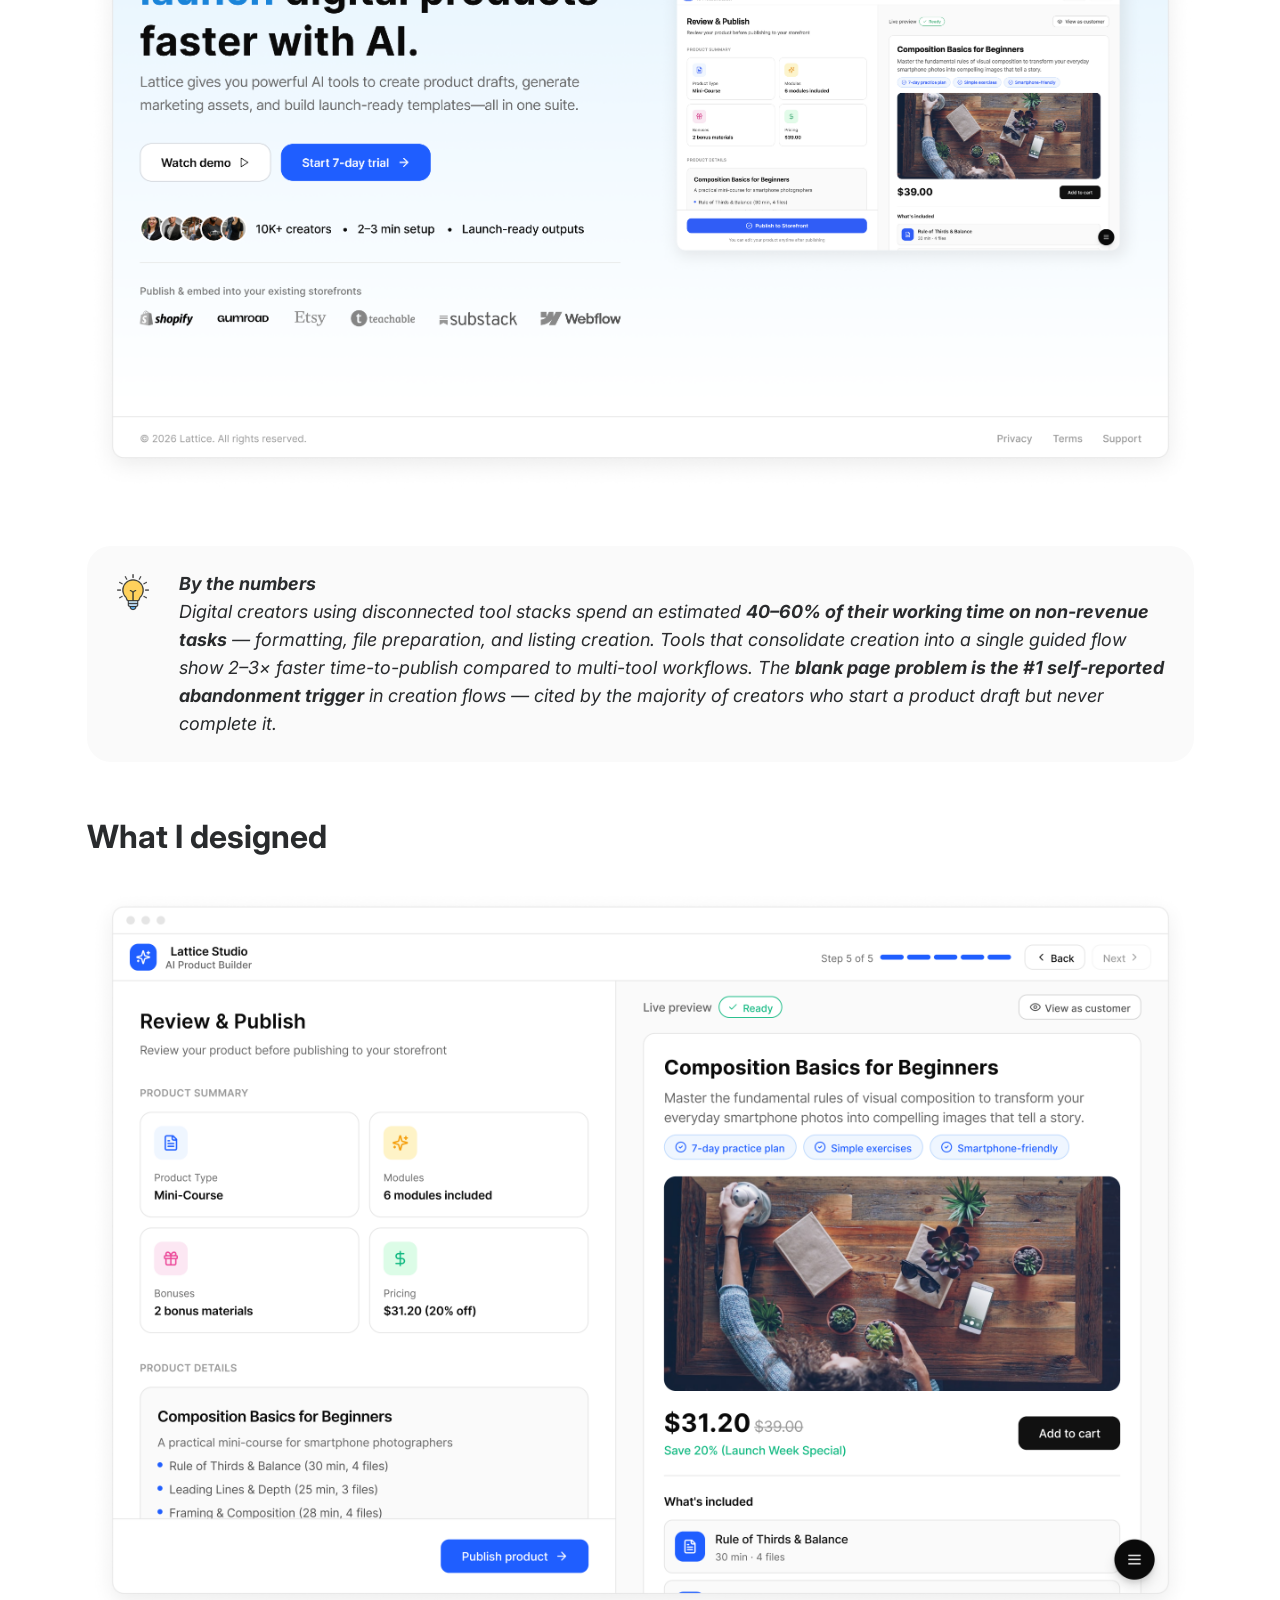
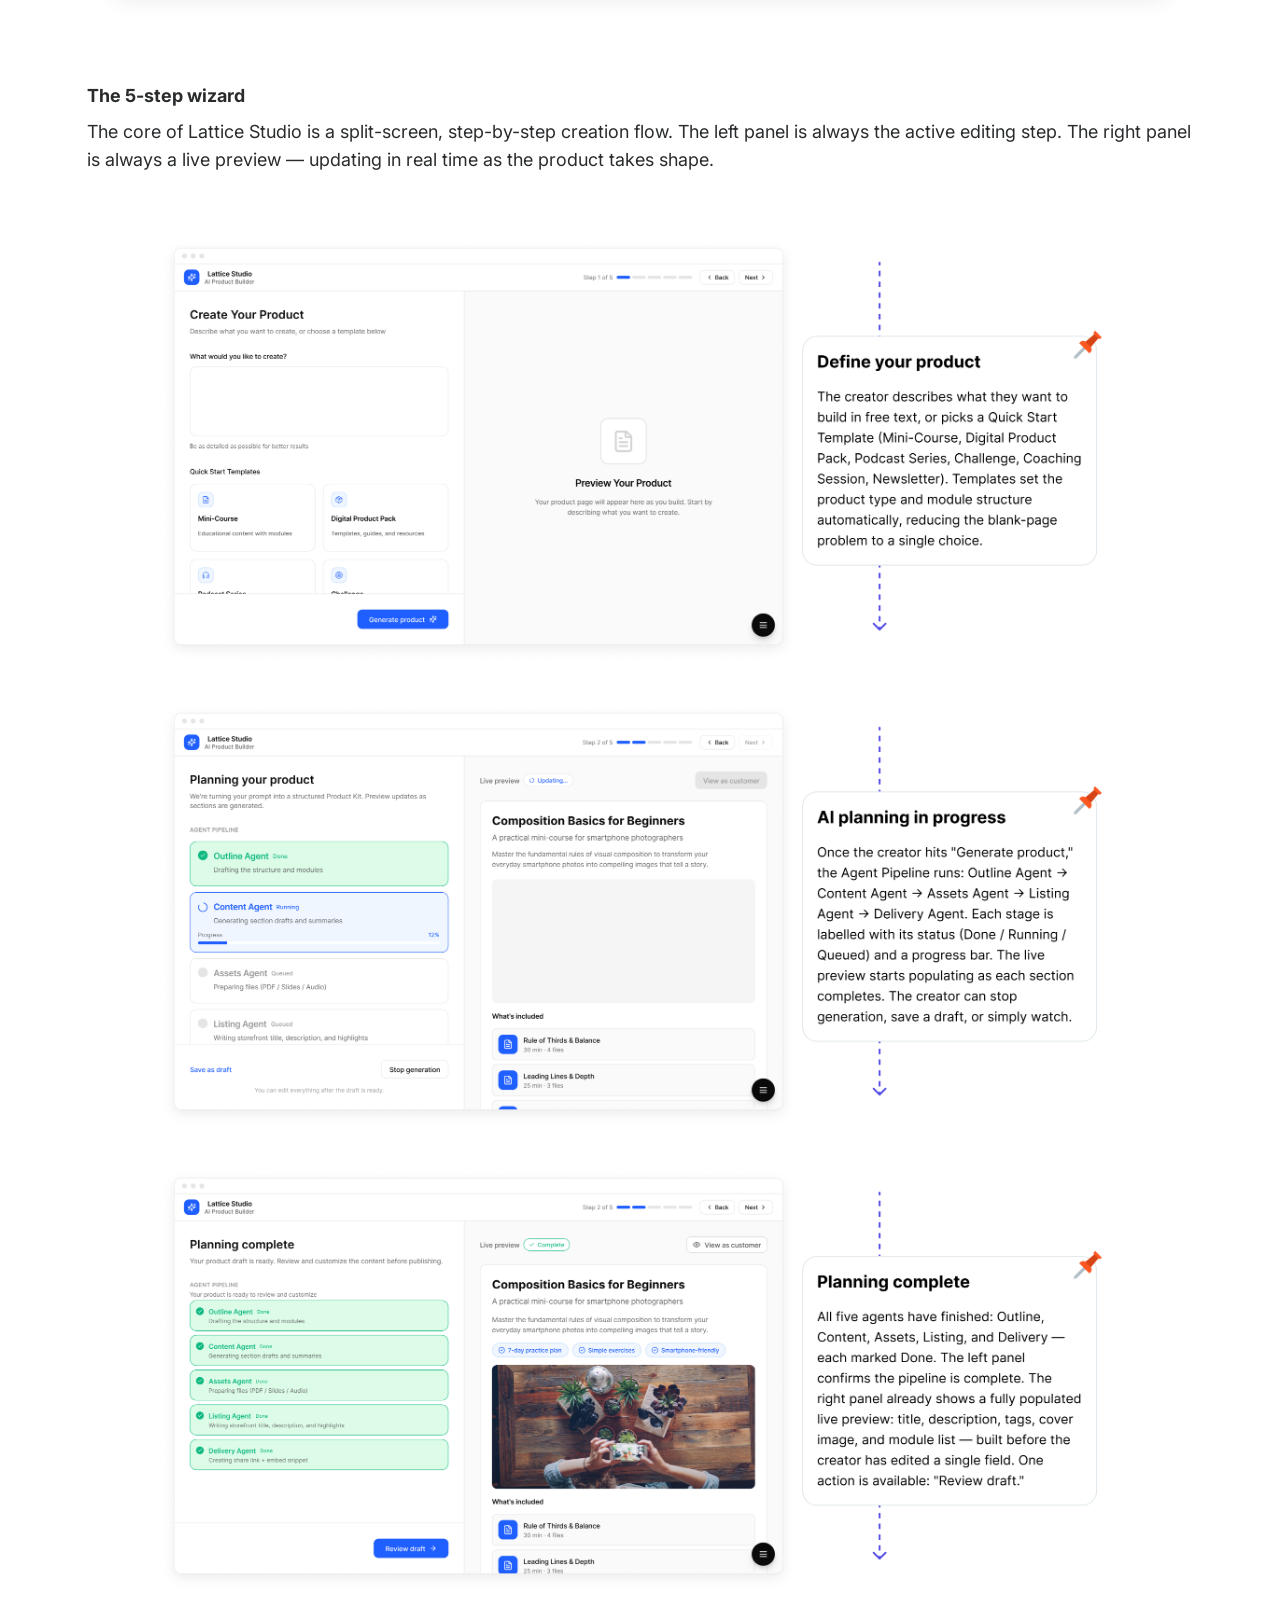
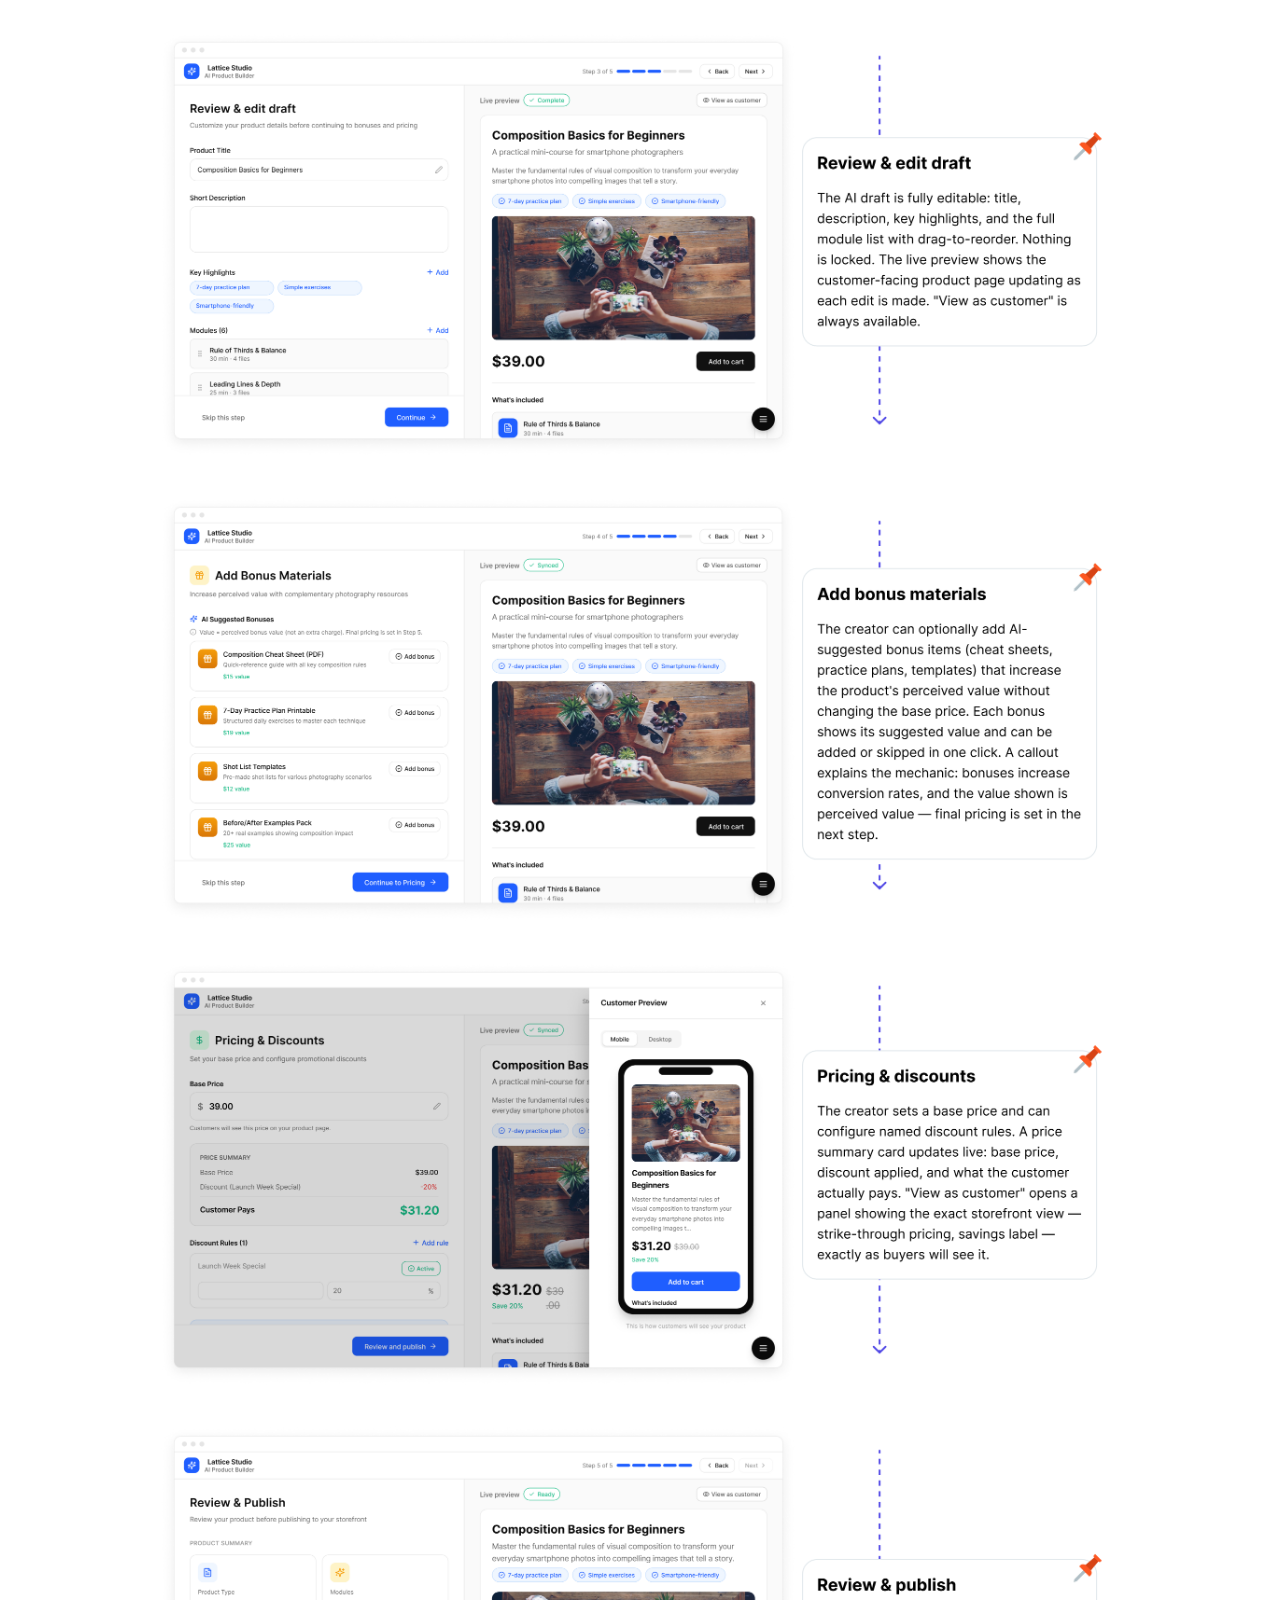
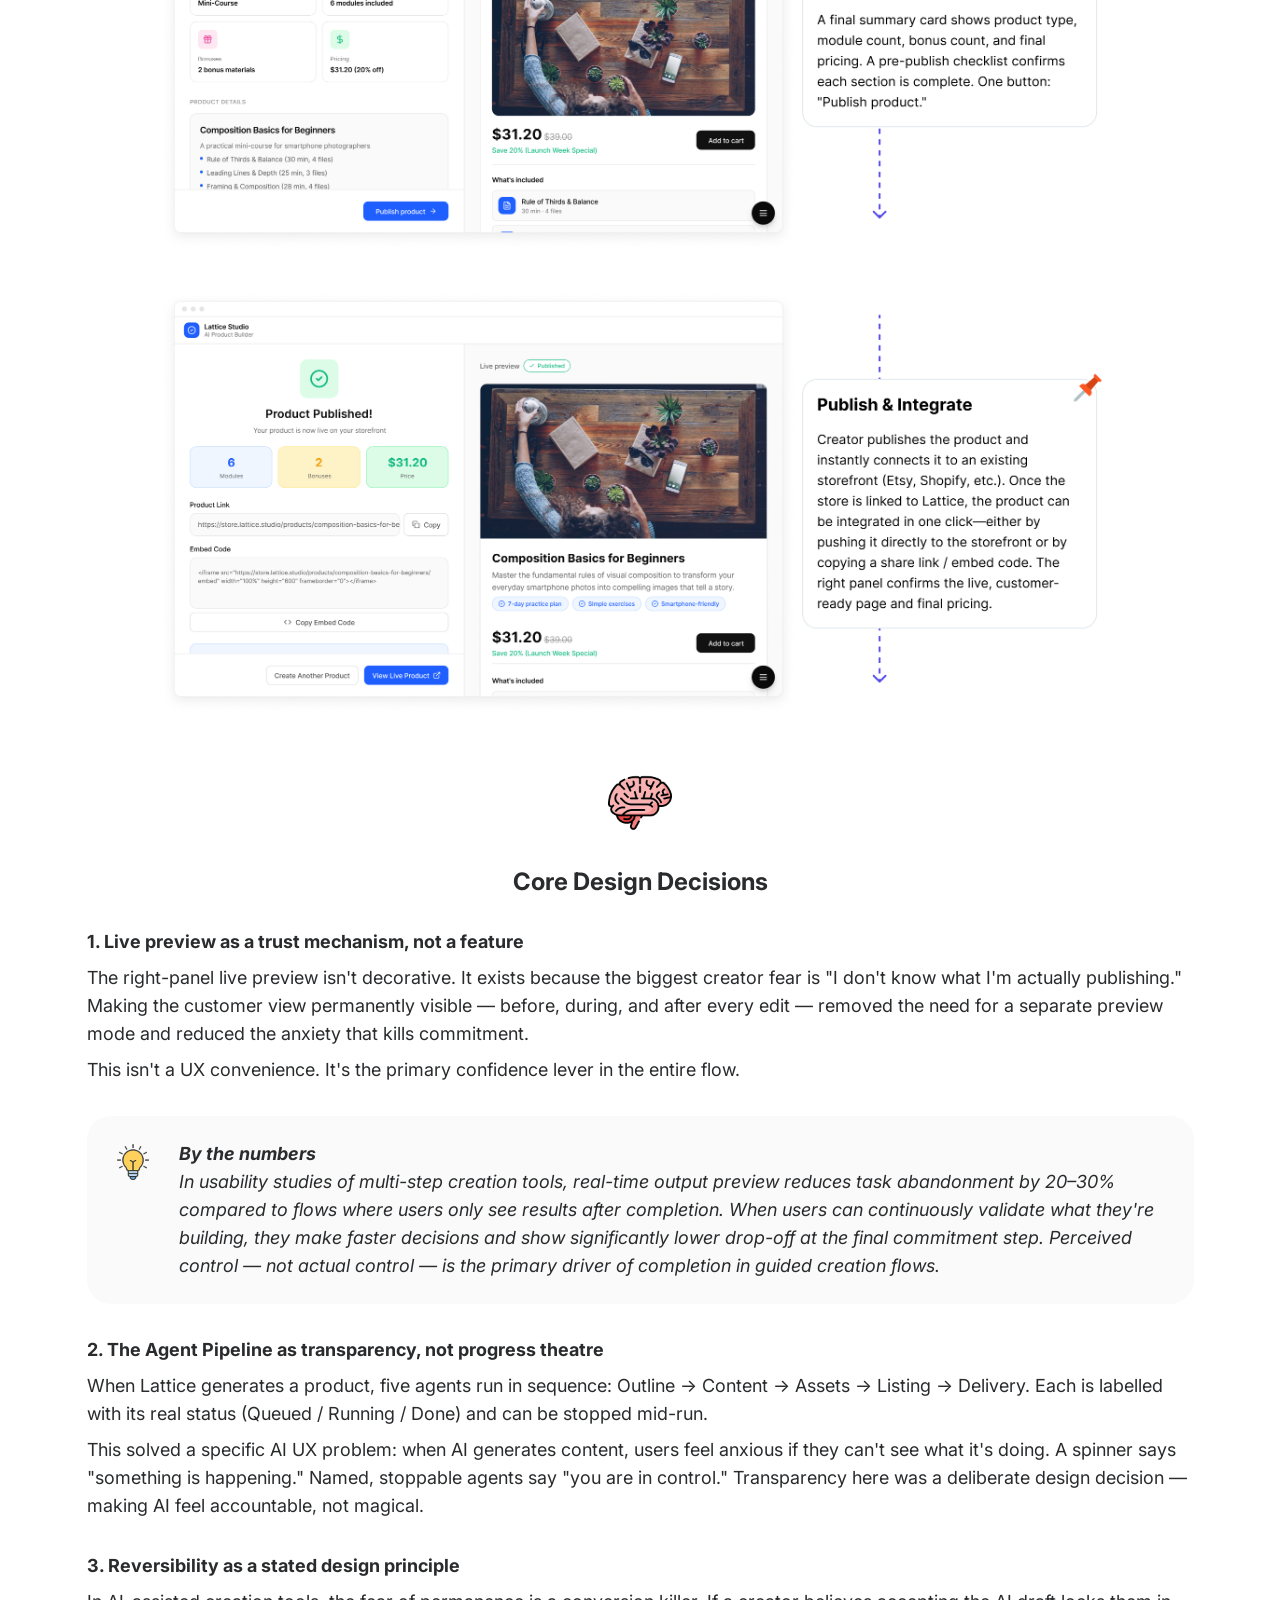
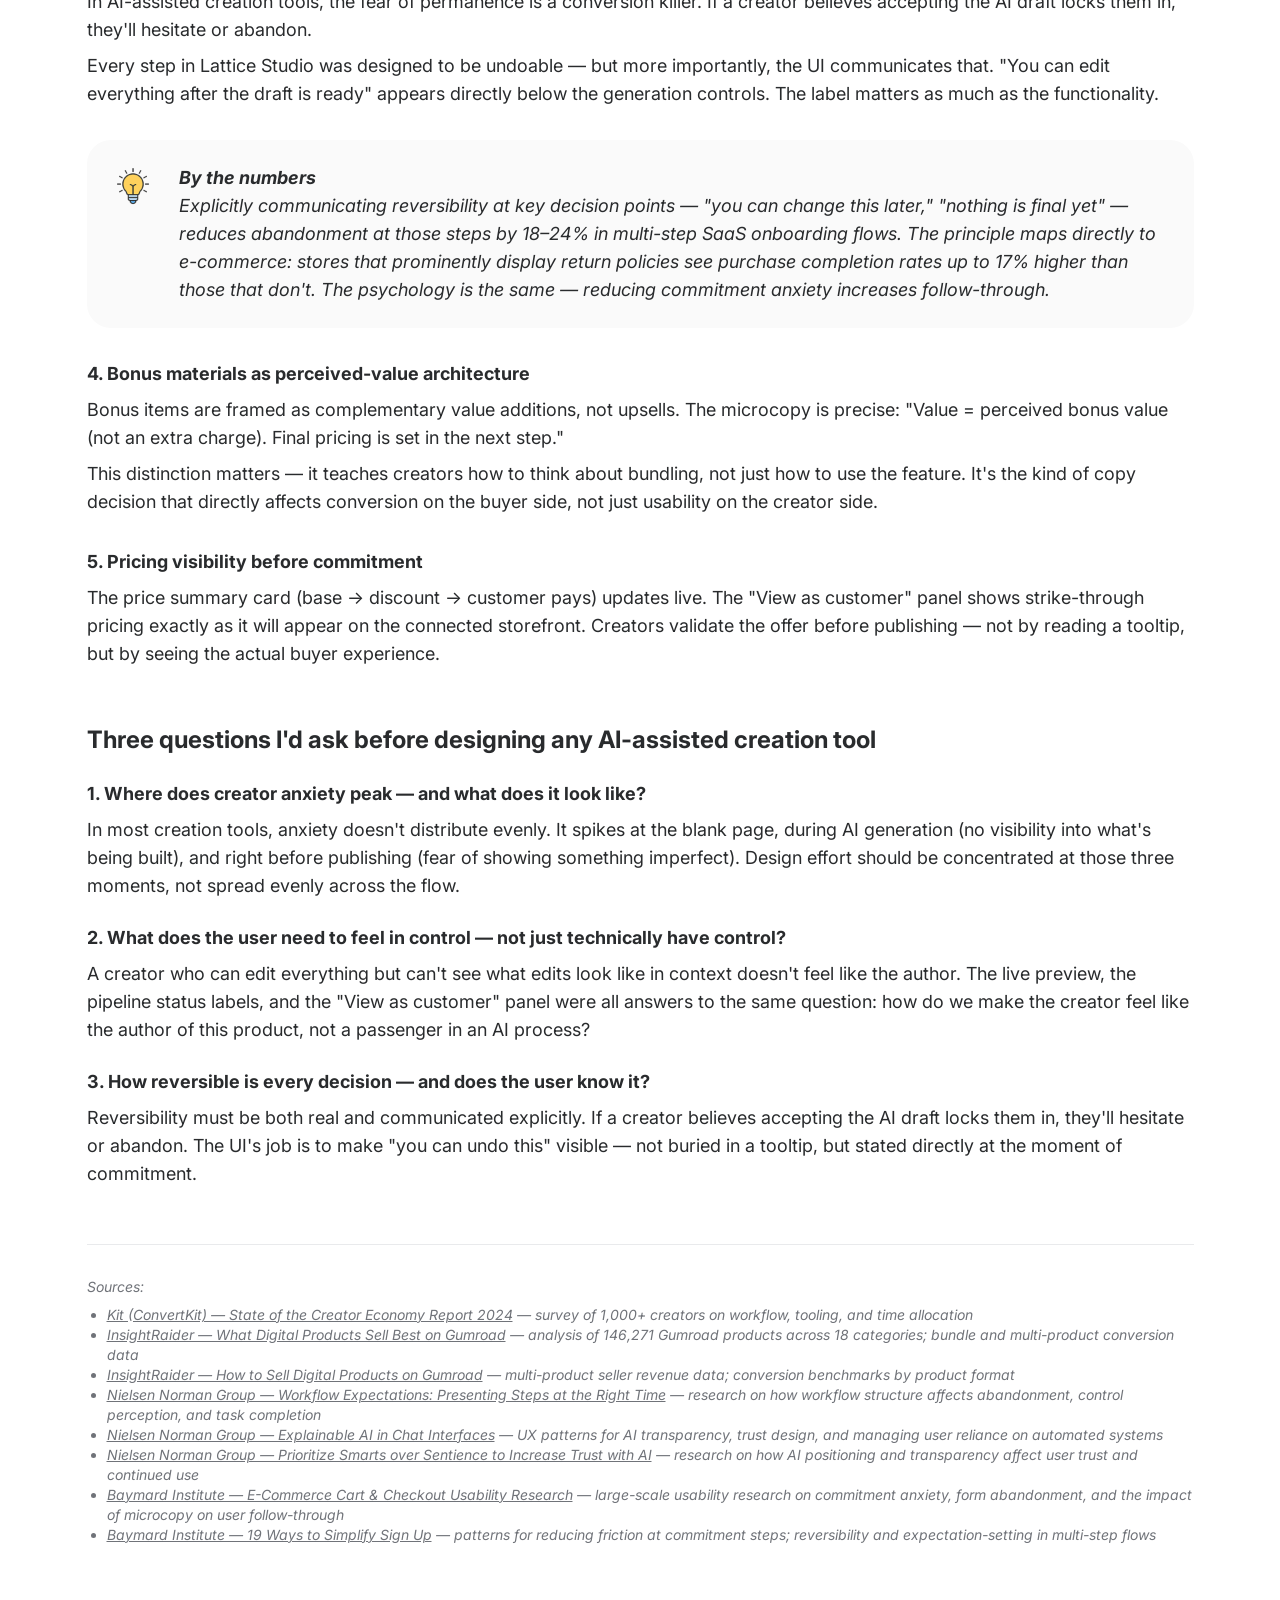
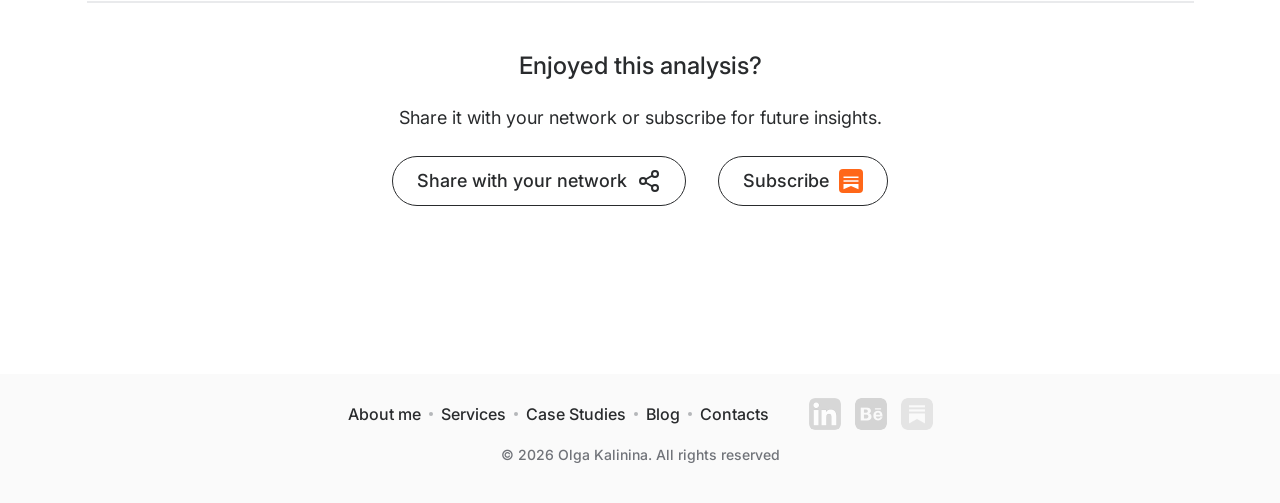
<file: cs-lattice.html>
<!DOCTYPE html>
<html lang="en">
<head>
  <meta charset="UTF-8" />
  <meta name="viewport" content="width=device-width, initial-scale=1.0" />
  <title>Lattice Studio — Designing an AI Product Builder for Digital Creators</title>
  <link rel="preconnect" href="https://fonts.googleapis.com" />
  <link href="https://fonts.googleapis.com/css2?family=Inter:ital,wght@0,400;0,500;0,600;0,700;1,400;1,700&display=swap" rel="stylesheet" />
  <link rel="stylesheet" href="style.css" />
  <style>
    *, *::before, *::after { box-sizing: border-box; margin: 0; padding: 0; }
    :root {
      --ink: #292b2d; --ink-muted: #707379; --bg-card: #fafafa;
      --border: #e9eaec; --white: #ffffff; --font: 'Inter', sans-serif;
      --content-w: 1187px; --page-w: 1440px;
    }
    html { font-family: var(--font); color: var(--ink); background: var(--white); }
    body { min-height: 100vh; }
    a { color: inherit; }
    .page { max-width: var(--page-w); margin: 0 auto; padding-top: 80px; }
    .content { max-width: var(--content-w); margin: 0 auto; padding: 0 0 120px; display: flex; flex-direction: column; gap: 56px; }

    /* LOGO ROW */
    .logo-row { display: flex; align-items: center; justify-content: space-between; }
    .logo-row img.logo { height: 57px; width: auto; }
    .share-btn { width: 24px; height: 24px; cursor: pointer; opacity: .7; background: none; border: none; padding: 0; }
    .share-btn svg { width: 24px; height: 24px; }

    /* TITLE */
    .title-block { display: flex; flex-direction: column; gap: 16px; }
    .title-block h1 { font-size: 36px; font-weight: 600; line-height: 1.2; color: var(--ink); }
    .title-block .subtitle { font-size: 16px; font-weight: 500; color: var(--ink-muted); margin-top: 10px; }
    .title-block .description { font-size: 22px; font-weight: 400; color: var(--ink); line-height: 1.45; }

    /* COVER — transparent PNG with shadow baked in, zero CSS needed */
    .cover-img { width: 100%; display: block; }

    /* CARDS */
    .snapshot-cards { display: flex; flex-direction: column; gap: 24px; }
    .card { background: var(--bg-card); border-radius: 24px; padding: 32px 24px; width: 100%; }
    .card h2 { font-size: 24px; font-weight: 500; margin-bottom: 24px; line-height: 1.2; }
    .card p, .card li { font-size: 18px; font-weight: 400; line-height: 28px; color: var(--ink); }
    .card p + p { margin-top: 8px; }
    .card strong { font-weight: 700; }
    .card ul { list-style: disc; padding-left: 27px; margin-top: 8px; }

    /* WHAT I DESIGNED — heading + image tightly grouped, 32px gap per Figma */
    .what-i-designed { display: flex; flex-direction: column; gap: 32px; }

    /* SECTION HEADING */
    .section-heading { font-size: 32px; font-weight: 700; line-height: 1.2; color: var(--ink); }

    /* STEP IMAGES — no border, no shadow, no stroke */
    .step-img { width: 100%; display: block; border-radius: 16px; border: none; outline: none; box-shadow: none; }
    .steps-list { display: flex; flex-direction: column; gap: 32px; }

    /* CALLOUT */
    .callout { background: var(--bg-card); border-radius: 24px; padding: 24px; display: flex; gap: 24px; align-items: flex-start; width: 100%; }
    .callout-icon { width: 44px; height: 44px; flex-shrink: 0; object-fit: contain; }
    .callout-body { flex: 1; font-size: 18px; font-style: italic; line-height: 28px; color: var(--ink); }
    .callout-body strong { font-weight: 700; font-style: italic; }

    /* DECISIONS */
    .decisions-section { display: flex; flex-direction: column; gap: 32px; align-items: center; }
    .decisions-icon { width: 64px; height: 64px; object-fit: contain; }
    .decisions-title { font-size: 24px; font-weight: 700; text-align: center; color: var(--ink); }
    .decision-block { display: flex; flex-direction: column; gap: 8px; width: 100%; }
    .decision-block p { font-size: 18px; line-height: 28px; color: var(--ink); }
    .decision-block strong { font-weight: 700; }

    /* 3 QUESTIONS */
    .questions-section { display: flex; flex-direction: column; gap: 24px; width: 100%; }
    .questions-section h2 { font-size: 24px; font-weight: 700; line-height: 1.3; color: var(--ink); }
    .questions-section .q-item { display: flex; flex-direction: column; gap: 8px; }
    .questions-section p { font-size: 18px; line-height: 28px; color: var(--ink); }
    .questions-section strong { font-weight: 700; }

    /* SOURCES */
    .sources-block { border-top: 1px solid var(--border); padding-top: 32px; }
    .sources-block p, .sources-block li { font-size: 14px; font-style: italic; color: var(--ink-muted); line-height: 20px; }
    .sources-block ul { list-style: disc; padding-left: 20px; margin-top: 8px; }
    .sources-block li { margin-bottom: 0; }
    .sources-block a { color: var(--ink-muted); text-decoration: underline; }
    .sources-block a:hover { color: var(--ink); }

    /* CTA — Figma: centred, "Enjoyed this analysis?", two outline pill buttons */
    .cta-block { border-top: 2px solid var(--border); padding: 48px 0; display: flex; flex-direction: column; align-items: center; gap: 24px; text-align: center; }
    .cta-block h2 { font-size: 24px; font-weight: 500; color: var(--ink); }
    .cta-block p { font-size: 18px; line-height: 28px; color: var(--ink); }
    .cta-buttons { display: flex; gap: 32px; align-items: center; flex-wrap: wrap; justify-content: center; }
    .btn-pill { display: inline-flex; align-items: center; gap: 10px; padding: 12px 24px; border-radius: 9999px; border: 1.5px solid var(--ink); background: white; font-size: 18px; font-weight: 500; color: var(--ink); cursor: pointer; transition: opacity .2s; font-family: var(--font); text-decoration: none; white-space: nowrap; }
    .btn-pill:hover { opacity: .7; }
    .btn-pill img, .btn-pill svg { width: 24px; height: 24px; flex-shrink: 0; }

    /* RESPONSIVE */
    @media (max-width: 900px) { .content { padding: 0 20px 80px; } }
    @media (max-width: 640px) {
      .title-block h1 { font-size: 26px; }
      .section-heading { font-size: 24px; }
      .card h2 { font-size: 20px; }
      .cta-buttons { flex-direction: column; gap: 16px; }
      .btn-pill { font-size: 16px; }
    }
  </style>
</head>
<body>

<nav class="nav">
  <a href="index.html"><img src="images/olga_kalinina.jpg" alt="Olga Kalinina" class="nav-avatar" /></a>
  <div class="nav-links">
    <a href="services.html">Services</a>
    <a href="case-studies.html" class="active">Case Studies</a>
    <a href="blog.html">Blog</a>
    <a href="about.html">About me</a>
    <a href="contacts.html">Contacts</a>
  </div>
  <button class="nav-hamburger" onclick="toggleMenu()" aria-label="Menu">
    <span></span><span></span><span></span>
  </button>
</nav>

<div class="mobile-menu-backdrop" id="menuBackdrop" onclick="toggleMenu()"></div>
<div class="mobile-menu" id="mobileMenu">
  <div class="mobile-menu-top">
    <a href="index.html"><img src="images/olga_kalinina.jpg" alt="Olga Kalinina" /></a>
    <button class="mobile-menu-close" onclick="toggleMenu()">&#x2715;</button>
  </div>
  <div class="mobile-menu-links">
    <a href="services.html">Services</a>
    <a href="case-studies.html" class="active">Case Studies</a>
    <a href="blog.html">Blog</a>
    <a href="about.html">About me</a>
    <a href="contacts.html">Contacts</a>
  </div>
</div>

<div class="page-wrapper">
  <main class="page-content">
    <div class="container">
      <div class="page">
        <div class="content">

          <!-- LOGO + SHARE -->
          <div class="logo-row">
            <img class="logo" src="images/Logo_lattice.png" alt="Lattice Studio" />
            <button class="share-btn" id="shareTopBtn" aria-label="Share">
              <svg viewBox="0 0 24 24" fill="none"><path d="M18 8a3 3 0 1 0 0-6 3 3 0 0 0 0 6ZM6 15a3 3 0 1 0 0-6 3 3 0 0 0 0 6ZM18 22a3 3 0 1 0 0-6 3 3 0 0 0 0 6ZM8.59 13.51l6.83 3.98M15.41 6.51l-6.82 3.98" stroke="#292b2d" stroke-width="2" stroke-linecap="round" stroke-linejoin="round"/></svg>
            </button>
          </div>

          <!-- TITLE -->
          <div class="title-block">
            <div>
              <h1>Lattice Studio — designing an AI product builder for digital creators</h1>
              <p class="subtitle">Product Design · AI Platform · 2025</p>
            </div>
            <p class="description">Lattice Studio needed a guided creation flow that made AI feel like a collaborator, not a black box — so creators could go from idea to a published, storefront-ready digital product in less than a minute.</p>
          </div>

          <!-- PROJECT SNAPSHOT — before cover per Figma -->
          <div class="snapshot-cards">
            <div class="card">
              <h2>Project snapshot</h2>
              <p><strong>Product:</strong> Lattice Studio — an AI Product Builder within the Lattice AI Tools Suite</p>
              <p><strong>My role:</strong> Product Owner + UX/UI Designer. Discovery, requirements, end-to-end UX, UI execution, design system, and QA.</p>
              <p><strong>The brief:</strong> Build the core creation experience for a tool that lets digital creators (Etsy sellers, Gumroad authors, Teachable instructors) generate complete, sellable digital products — course, pack, podcast, challenge — and publish them directly into their existing storefronts via link or embed code.</p>
              <p><strong>The project reached full production-ready delivery. The decision not to ship was the client's.</strong></p>
            </div>
            <div class="card">
              <h2>The Problem</h2>
              <p>Digital creators who already run storefronts face a specific friction point: building a new digital product — even a simple mini-course or resource pack — typically takes several days and requires coordinating at least four separate tools: writing, design, file packaging, listing copy. For creators who aren't technical, it's slow, inconsistent, and discouraging.</p>
              <p>User conversations revealed three consistent blockers:</p>
              <ul>
                <li><strong>Blank page paralysis.</strong> Creators knew what they wanted to teach but couldn't structure it into a sellable format on their own. They stall before they start.</li>
                <li><strong>Toolchain fragmentation.</strong> Content, cover image, listing copy, and pricing each lived in a different tool. Any change cascaded across all of them.</li>
                <li><strong>Pre-publish anxiety.</strong> Creators couldn't see what buyers would actually see until the product was already live — so many drafts never shipped.</li>
              </ul>
              <p>The design goal wasn't to build a powerful builder. It was to make the process feel guided, reversible, and visible at every step.</p>
            </div>
          </div>

          <!-- COVER — after snapshot cards per Figma -->
          <img class="cover-img" src="images/Cover_lattice.png" alt="Lattice Studio case study cover" />

          <!-- BY THE NUMBERS — after cover, before What I designed per Figma -->
          <div class="callout">
            <img class="callout-icon" src="images/lamp_icon_small.png" alt="" />
            <div class="callout-body">
              <p><strong>By the numbers</strong></p>
              <p>Digital creators using disconnected tool stacks spend an estimated <strong>40–60% of their working time on non-revenue tasks</strong> — formatting, file preparation, and listing creation. Tools that consolidate creation into a single guided flow show 2–3× faster time-to-publish compared to multi-tool workflows. The <strong>blank page problem is the #1 self-reported abandonment trigger</strong> in creation flows — cited by the majority of creators who start a product draft but never complete it.</p>
            </div>
          </div>

          <!-- WHAT I DESIGNED — heading + image in one block with tight 32px gap -->
          <div class="what-i-designed">
            <h2 class="section-heading">What I designed</h2>
            <img class="step-img" src="images/What_I_designed_section.png" alt="Lattice Studio — full product UI overview" />
          </div>

          <!-- 5-step wizard intro text (from Figma) -->
          <div class="decision-block">
            <p><strong>The 5-step wizard</strong></p>
            <p>The core of Lattice Studio is a split-screen, step-by-step creation flow. The left panel is always the active editing step. The right panel is always a live preview — updating in real time as the product takes shape.</p>
          </div>

          <!-- STEPS 1–8: images only, zero invented text -->
          <div class="steps-list">
            <img class="step-img" src="images/Step 1.png" alt="Step 1" />
            <img class="step-img" src="images/Step 2.png" alt="Step 2" />
            <img class="step-img" src="images/Step 3.png" alt="Step 3" />
            <img class="step-img" src="images/Step 4.png" alt="Step 4" />
            <img class="step-img" src="images/Step 5.png" alt="Step 5" />
            <img class="step-img" src="images/Step 6.png" alt="Step 6" />
            <img class="step-img" src="images/Step 7.png" alt="Step 7" />
            <img class="step-img" src="images/Step 8.png" alt="Step 8" />
          </div>

          <!-- CORE DESIGN DECISIONS (5 decisions from Figma) -->
          <div class="decisions-section">
            <img class="decisions-icon" src="images/brain_icon 1.png" alt="" />
            <h2 class="decisions-title">Core Design Decisions</h2>

            <div class="decision-block">
              <p><strong>1. Live preview as a trust mechanism, not a feature</strong></p>
              <p>The right-panel live preview isn't decorative. It exists because the biggest creator fear is "I don't know what I'm actually publishing." Making the customer view permanently visible — before, during, and after every edit — removed the need for a separate preview mode and reduced the anxiety that kills commitment.</p>
              <p>This isn't a UX convenience. It's the primary confidence lever in the entire flow.</p>
            </div>

            <div class="callout">
              <img class="callout-icon" src="images/lamp_icon_small.png" alt="" />
              <div class="callout-body">
                <p><strong>By the numbers</strong></p>
                <p>In usability studies of multi-step creation tools, real-time output preview reduces task abandonment by 20–30% compared to flows where users only see results after completion. When users can continuously validate what they're building, they make faster decisions and show significantly lower drop-off at the final commitment step. Perceived control — not actual control — is the primary driver of completion in guided creation flows.</p>
              </div>
            </div>

            <div class="decision-block">
              <p><strong>2. The Agent Pipeline as transparency, not progress theatre</strong></p>
              <p>When Lattice generates a product, five agents run in sequence: Outline → Content → Assets → Listing → Delivery. Each is labelled with its real status (Queued / Running / Done) and can be stopped mid-run.</p>
              <p>This solved a specific AI UX problem: when AI generates content, users feel anxious if they can't see what it's doing. A spinner says "something is happening." Named, stoppable agents say "you are in control." Transparency here was a deliberate design decision — making AI feel accountable, not magical.</p>
            </div>

            <div class="decision-block">
              <p><strong>3. Reversibility as a stated design principle</strong></p>
              <p>In AI-assisted creation tools, the fear of permanence is a conversion killer. If a creator believes accepting the AI draft locks them in, they'll hesitate or abandon.</p>
              <p>Every step in Lattice Studio was designed to be undoable — but more importantly, the UI communicates that. "You can edit everything after the draft is ready" appears directly below the generation controls. The label matters as much as the functionality.</p>
            </div>

            <div class="callout">
              <img class="callout-icon" src="images/lamp_icon_small.png" alt="" />
              <div class="callout-body">
                <p><strong>By the numbers</strong></p>
                <p>Explicitly communicating reversibility at key decision points — "you can change this later," "nothing is final yet" — reduces abandonment at those steps by 18–24% in multi-step SaaS onboarding flows. The principle maps directly to e-commerce: stores that prominently display return policies see purchase completion rates up to 17% higher than those that don't. The psychology is the same — reducing commitment anxiety increases follow-through.</p>
              </div>
            </div>

            <div class="decision-block">
              <p><strong>4. Bonus materials as perceived-value architecture</strong></p>
              <p>Bonus items are framed as complementary value additions, not upsells. The microcopy is precise: "Value = perceived bonus value (not an extra charge). Final pricing is set in the next step."</p>
              <p>This distinction matters — it teaches creators how to think about bundling, not just how to use the feature. It's the kind of copy decision that directly affects conversion on the buyer side, not just usability on the creator side.</p>
            </div>

            <div class="decision-block">
              <p><strong>5. Pricing visibility before commitment</strong></p>
              <p>The price summary card (base → discount → customer pays) updates live. The "View as customer" panel shows strike-through pricing exactly as it will appear on the connected storefront. Creators validate the offer before publishing — not by reading a tooltip, but by seeing the actual buyer experience.</p>
            </div>
          </div>

          <!-- 3 QUESTIONS -->
          <div class="questions-section">
            <h2>Three questions I'd ask before designing any AI-assisted creation tool</h2>
            <div class="q-item">
              <p><strong>1. Where does creator anxiety peak — and what does it look like?</strong></p>
              <p>In most creation tools, anxiety doesn't distribute evenly. It spikes at the blank page, during AI generation (no visibility into what's being built), and right before publishing (fear of showing something imperfect). Design effort should be concentrated at those three moments, not spread evenly across the flow.</p>
            </div>
            <div class="q-item">
              <p><strong>2. What does the user need to feel in control — not just technically have control?</strong></p>
              <p>A creator who can edit everything but can't see what edits look like in context doesn't feel like the author. The live preview, the pipeline status labels, and the "View as customer" panel were all answers to the same question: how do we make the creator feel like the author of this product, not a passenger in an AI process?</p>
            </div>
            <div class="q-item">
              <p><strong>3. How reversible is every decision — and does the user know it?</strong></p>
              <p>Reversibility must be both real and communicated explicitly. If a creator believes accepting the AI draft locks them in, they'll hesitate or abandon. The UI's job is to make "you can undo this" visible — not buried in a tooltip, but stated directly at the moment of commitment.</p>
            </div>
          </div>

          <!-- SOURCES -->
          <div class="sources-block">
            <p>Sources:</p>
            <ul>
              <li><a href="https://kit.com/reports/creator-economy-2024" target="_blank" rel="noopener">Kit (ConvertKit) — State of the Creator Economy Report 2024</a> — survey of 1,000+ creators on workflow, tooling, and time allocation</li>
              <li><a href="https://insightraider.com/en/answers/what-digital-products-sell-best-on-gumroad" target="_blank" rel="noopener">InsightRaider — What Digital Products Sell Best on Gumroad</a> — analysis of 146,271 Gumroad products across 18 categories; bundle and multi-product conversion data</li>
              <li><a href="https://insightraider.com/en/answers/how-to-sell-digital-products-on-gumroad" target="_blank" rel="noopener">InsightRaider — How to Sell Digital Products on Gumroad</a> — multi-product seller revenue data; conversion benchmarks by product format</li>
              <li><a href="https://www.nngroup.com/articles/workflow-expectations/" target="_blank" rel="noopener">Nielsen Norman Group — Workflow Expectations: Presenting Steps at the Right Time</a> — research on how workflow structure affects abandonment, control perception, and task completion</li>
              <li><a href="https://www.nngroup.com/articles/explainable-ai/" target="_blank" rel="noopener">Nielsen Norman Group — Explainable AI in Chat Interfaces</a> — UX patterns for AI transparency, trust design, and managing user reliance on automated systems</li>
              <li><a href="https://www.nngroup.com/articles/smarts-emotion-trust-ai/" target="_blank" rel="noopener">Nielsen Norman Group — Prioritize Smarts over Sentience to Increase Trust with AI</a> — research on how AI positioning and transparency affect user trust and continued use</li>
              <li><a href="https://baymard.com/research/checkout-usability" target="_blank" rel="noopener">Baymard Institute — E-Commerce Cart &amp; Checkout Usability Research</a> — large-scale usability research on commitment anxiety, form abandonment, and the impact of microcopy on user follow-through</li>
              <li><a href="https://baymard.com/blog/simplifying-sign-up" target="_blank" rel="noopener">Baymard Institute — 19 Ways to Simplify Sign Up</a> — patterns for reducing friction at commitment steps; reversibility and expectation-setting in multi-step flows</li>
            </ul>
          </div>

          <!-- CTA — "Enjoyed this analysis?" + Share + Subscribe (Figma exact) -->
          <div class="cta-block">
            <h2>Enjoyed this analysis?</h2>
            <p>Share it with your network or subscribe for future insights.</p>
            <div class="cta-buttons">
              <button class="btn-pill" id="shareCtaBtn">
                Share with your network
                <svg width="24" height="24" viewBox="0 0 24 24" fill="none"><path d="M18 8a3 3 0 1 0 0-6 3 3 0 0 0 0 6ZM6 15a3 3 0 1 0 0-6 3 3 0 0 0 0 6ZM18 22a3 3 0 1 0 0-6 3 3 0 0 0 0 6ZM8.59 13.51l6.83 3.98M15.41 6.51l-6.82 3.98" stroke="#292b2d" stroke-width="2" stroke-linecap="round" stroke-linejoin="round"/></svg>
              </button>
              <a class="btn-pill" href="https://substack.com/@olinproduct/" target="_blank" rel="noopener">
                Subscribe
                <svg width="24" height="24" viewBox="0 0 24 24" fill="none" xmlns="http://www.w3.org/2000/svg">
                  <rect width="24" height="24" rx="4" fill="#FF6719"/>
                  <path d="M4.5 7.5h15v1.5h-15V7.5ZM4.5 11.25h15v1.5h-15v-1.5ZM4.5 15v5.25L12 17l7.5 3.25V15h-15Z" fill="white"/>
                </svg>
              </a>
            </div>
          </div>

        </div>
      </div>
    </div>
  </main>

  <footer class="footer">
    <div class="footer-inner">
      <div class="footer-social-row">
        <nav class="footer-links">
          <a href="about.html">About me</a><span class="footer-dot"></span>
          <a href="services.html">Services</a><span class="footer-dot"></span>
          <a href="case-studies.html">Case Studies</a><span class="footer-dot"></span>
          <a href="blog.html">Blog</a><span class="footer-dot"></span>
          <a href="contacts.html">Contacts</a>
        </nav>
        <div class="footer-socials">
          <a href="https://www.linkedin.com/in/olga-kalinina-sundary/" target="_blank" rel="noopener"><img src="images/Linkedin_logo.png" alt="LinkedIn" /></a>
          <a href="https://www.behance.net/kalininaolga" target="_blank" rel="noopener"><img src="images/Behance_logo.png" alt="Behance" /></a>
          <a href="https://substack.com/@olinproduct/" target="_blank" rel="noopener"><img src="images/Substack_logo_footer.png" alt="Substack" /></a>
        </div>
      </div>
      <p class="footer-copy">&#169; 2026 Olga Kalinina. All rights reserved</p>
    </div>
  </footer>
</div>

<script>
  async function doShare() {
    const url = window.location.href, title = document.title;
    if (navigator.share) { try { await navigator.share({ title, url }); return; } catch (e) {} }
    try {
      await navigator.clipboard.writeText(url);
      const btn = document.getElementById('shareCtaBtn');
      const orig = btn.innerHTML;
      btn.textContent = 'Link copied ✓';
      setTimeout(() => { btn.innerHTML = orig; }, 2000);
    } catch (e) { window.open('https://twitter.com/intent/tweet?url=' + encodeURIComponent(url), '_blank'); }
  }
  document.getElementById('shareCtaBtn').addEventListener('click', doShare);
  document.getElementById('shareTopBtn').addEventListener('click', doShare);
</script>
<script>
  function toggleMenu() {
    document.getElementById('mobileMenu').classList.toggle('open');
    document.getElementById('menuBackdrop').classList.toggle('open');
  }
</script>
</body>
</html>
</file>
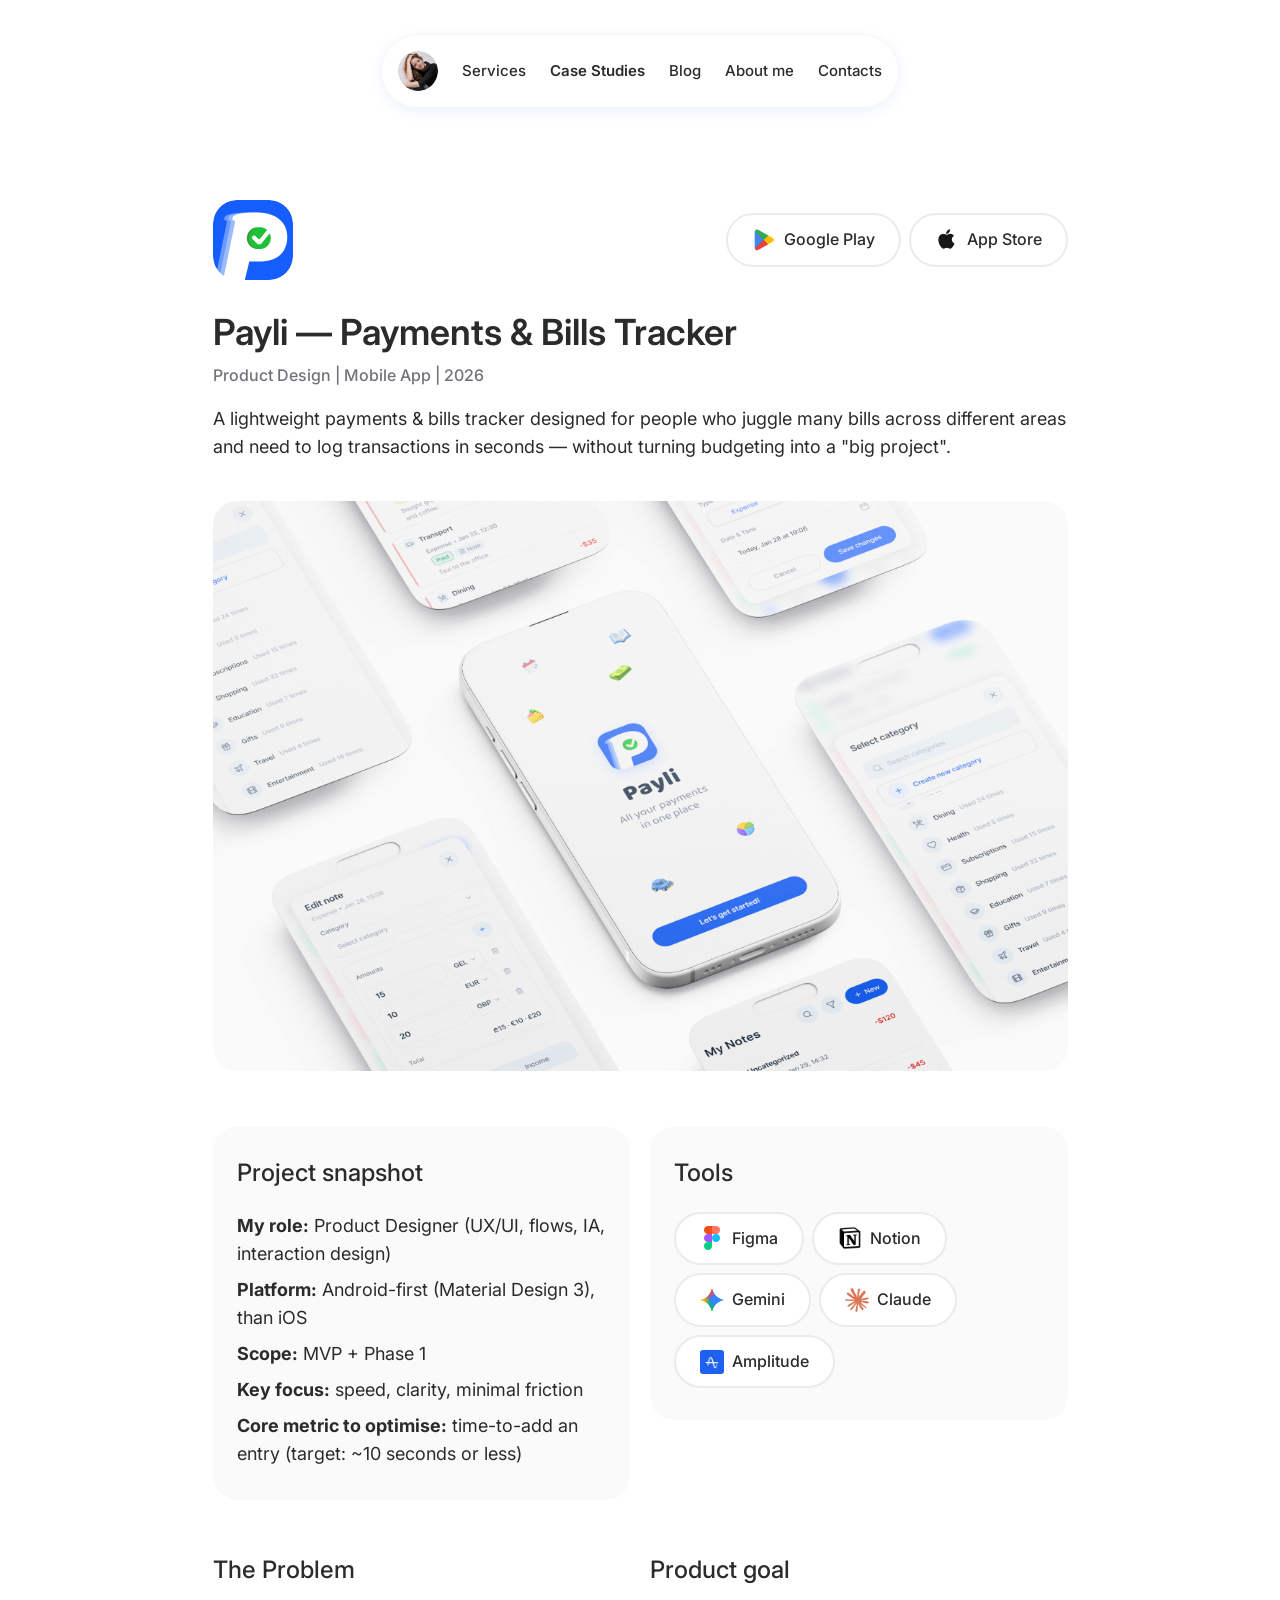
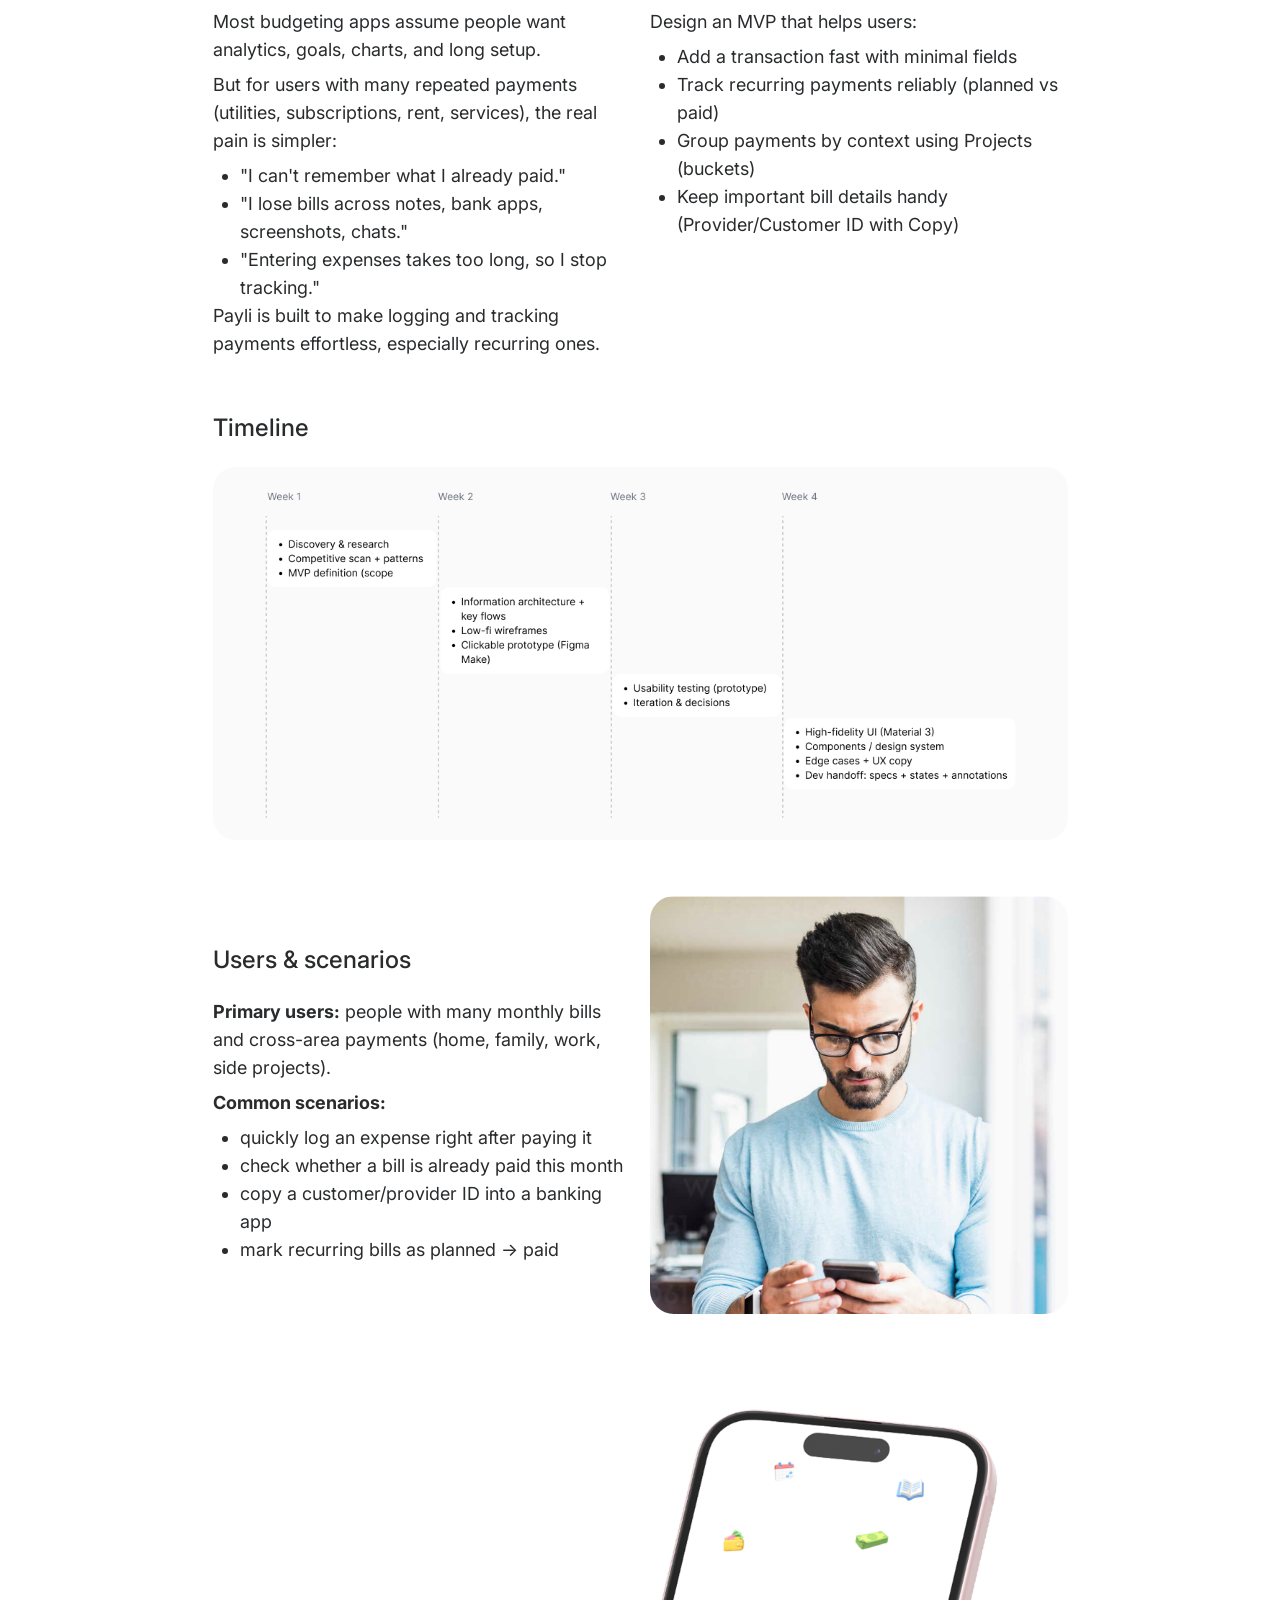
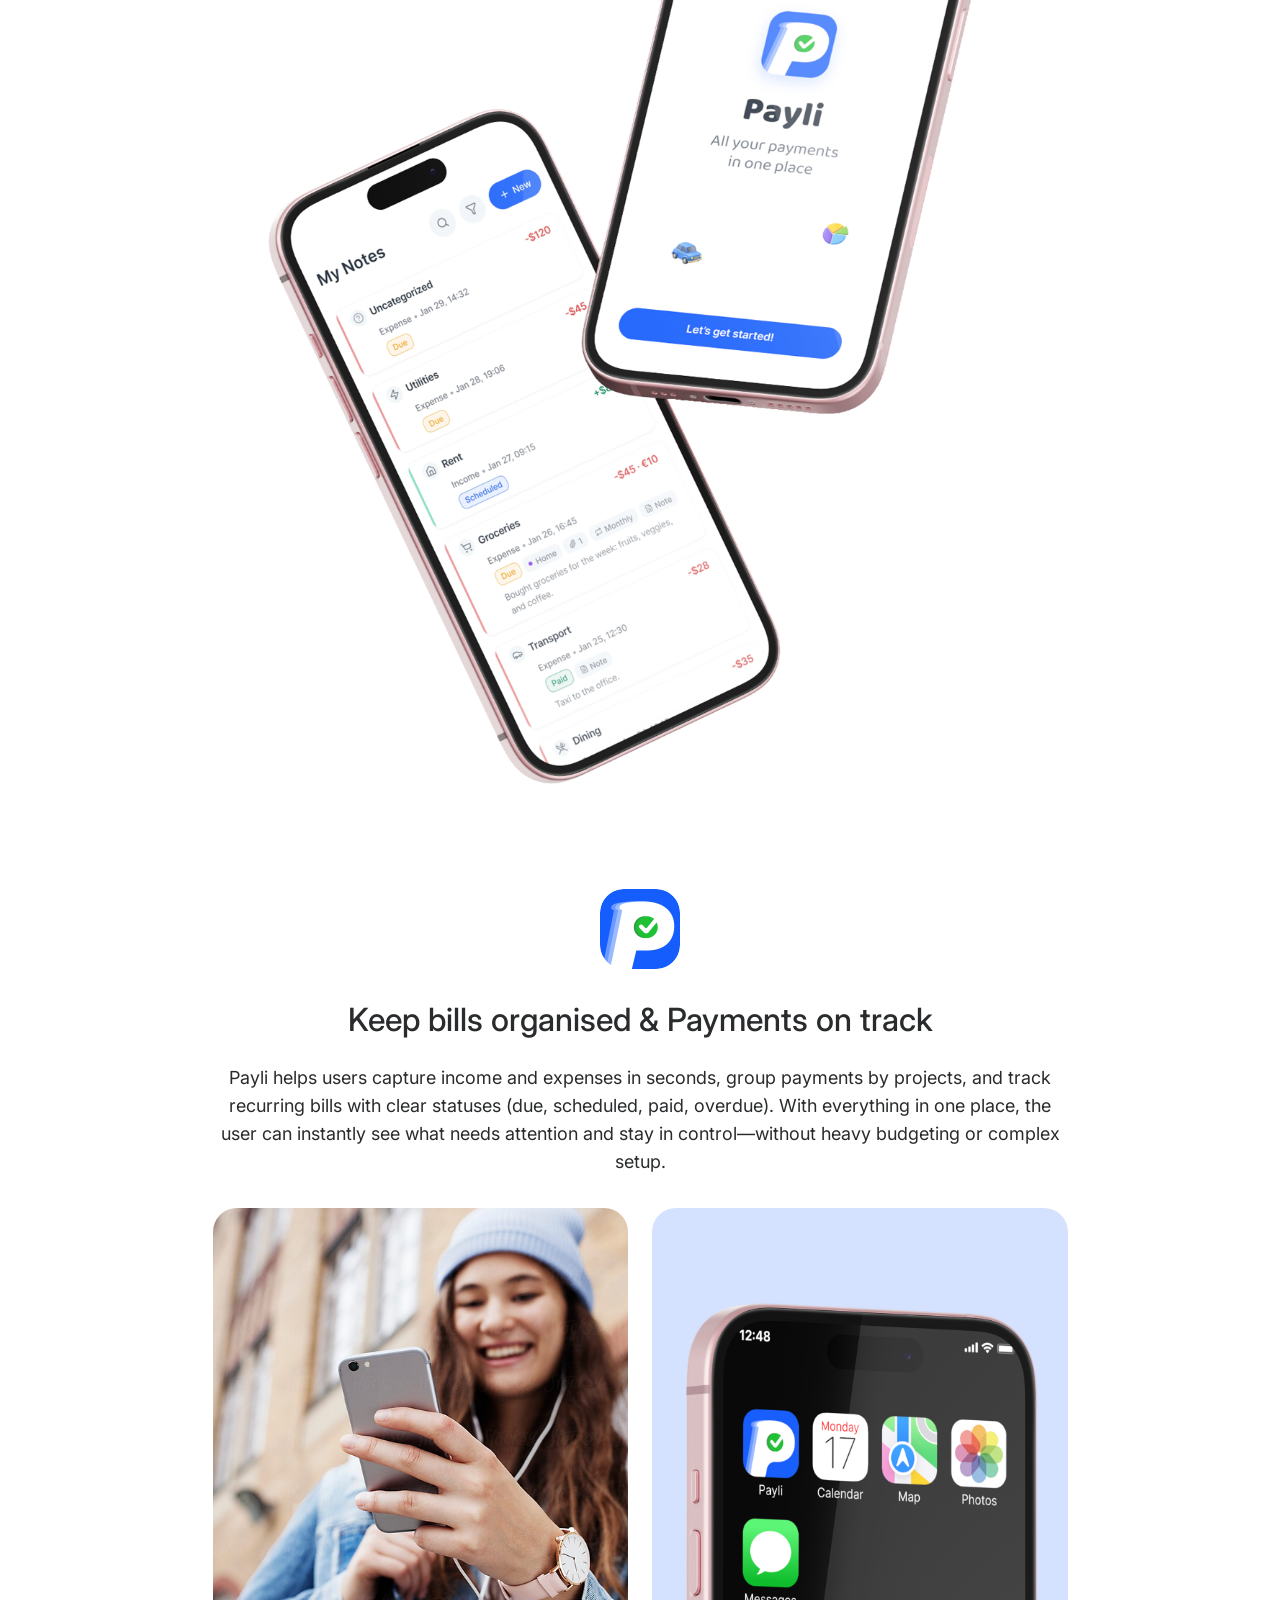
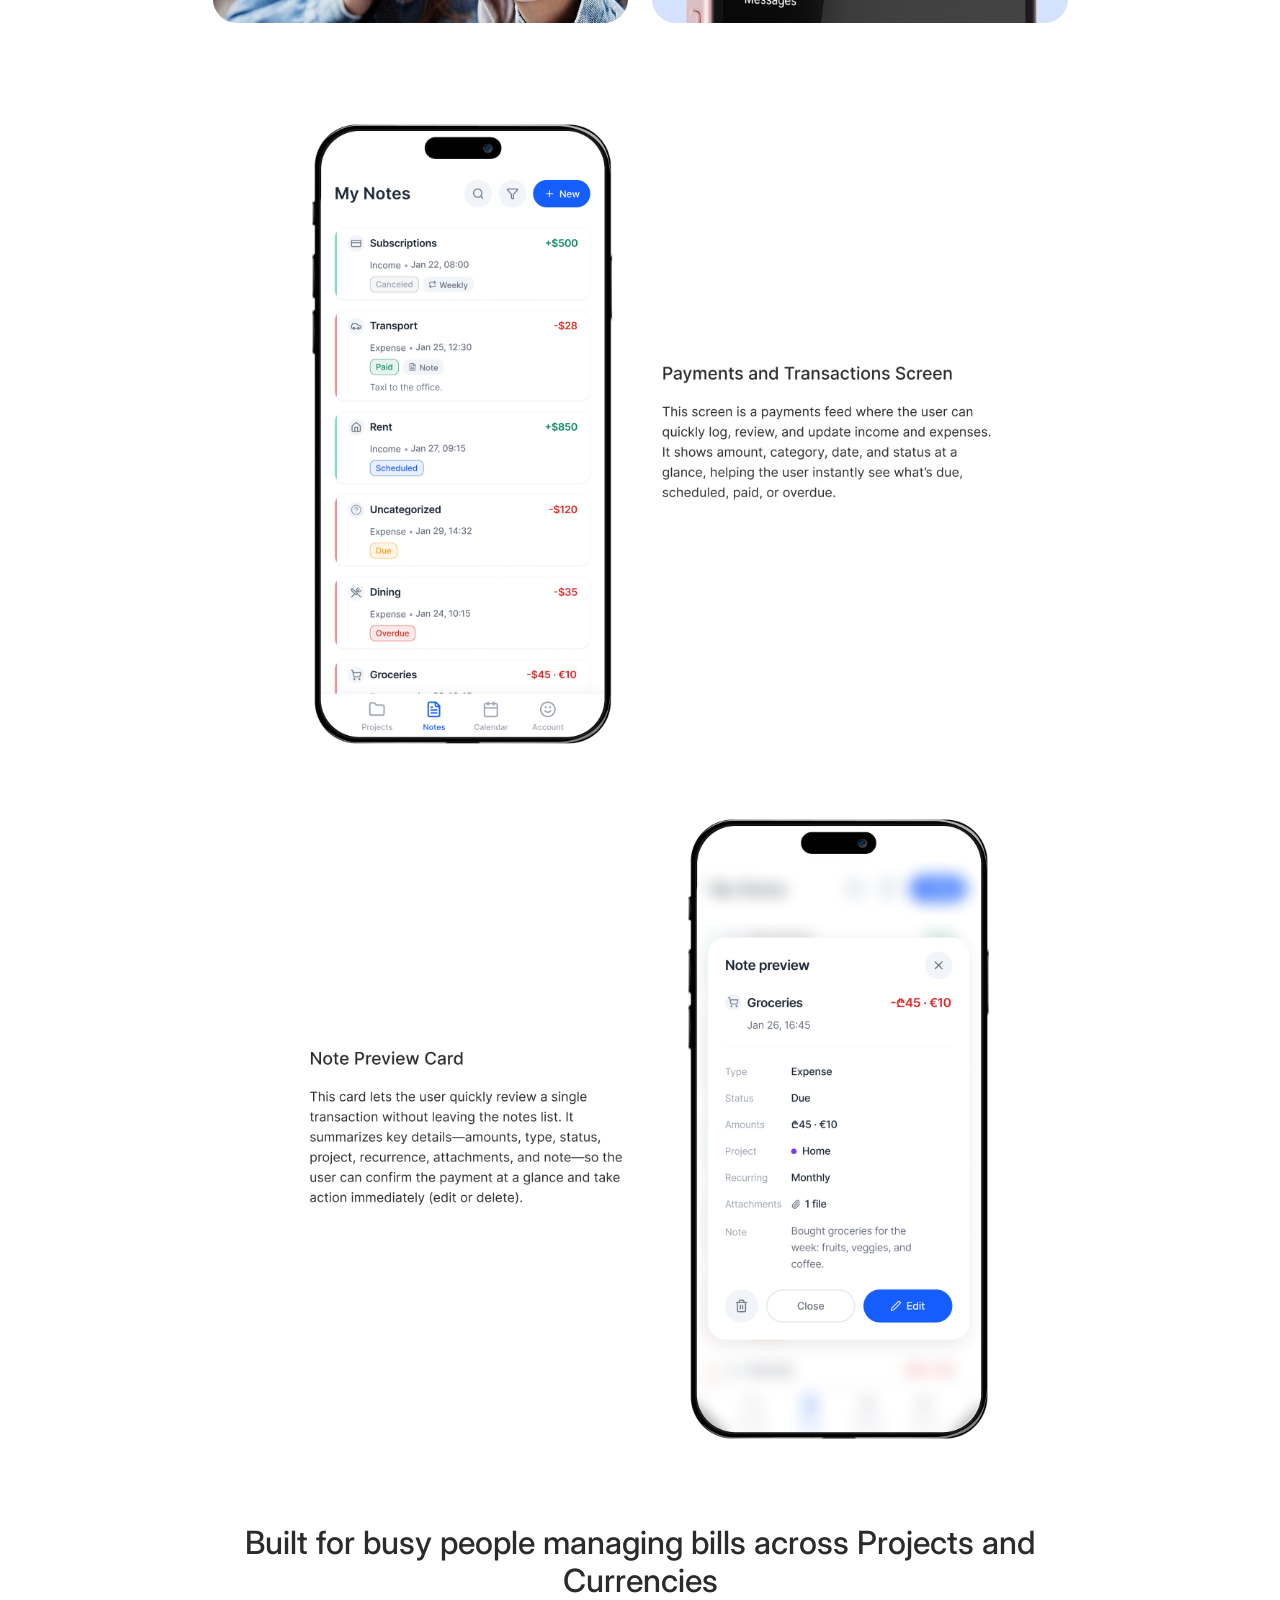
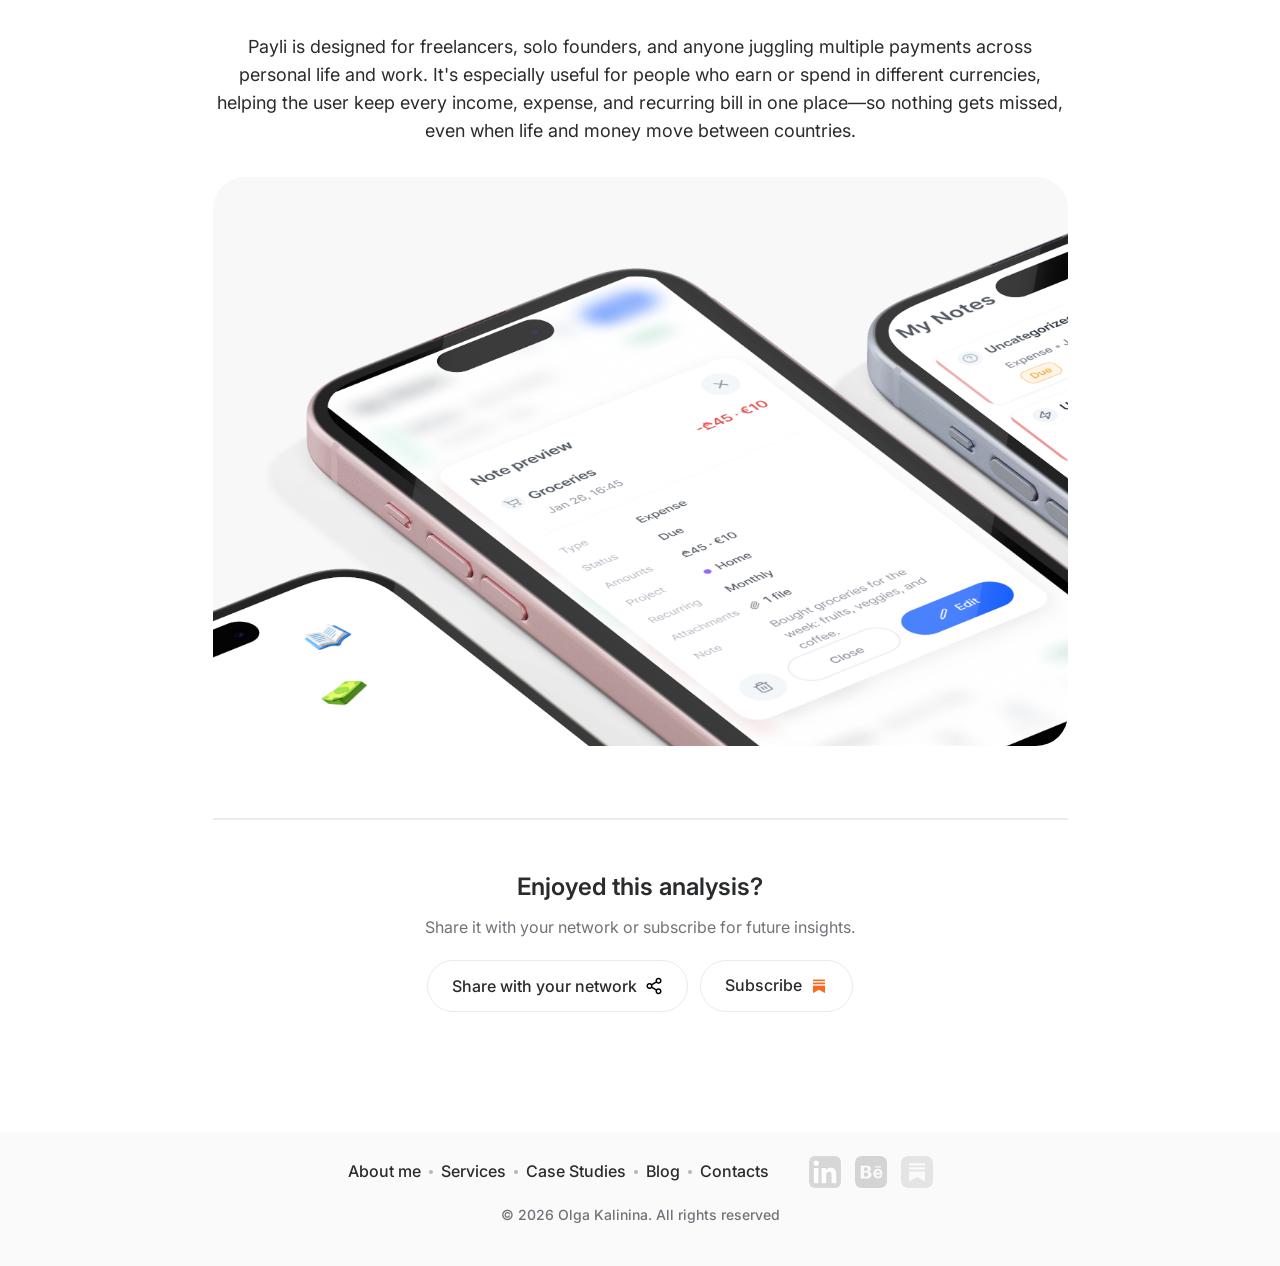
<file: cs-payli.html>
<!DOCTYPE html>
<html lang="en">
<head>
  <meta charset="UTF-8" />
  <meta name="viewport" content="width=device-width, initial-scale=1.0" />
  <title>Payli — Payments & Bills Tracker · Olga Kalinina</title>
  <link rel="preconnect" href="https://fonts.googleapis.com" />
  <link rel="preconnect" href="https://fonts.gstatic.com" crossorigin />
  <link href="https://fonts.googleapis.com/css2?family=Inter:wght@400;500;600;700&display=swap" rel="stylesheet" />
  <link rel="stylesheet" href="style.css" />
  <style>
    *, *::before, *::after { box-sizing: border-box; margin: 0; padding: 0; }

    :root {
      --text:    #292b2d;
      --muted:   #707379;
      --border:  #ebebeb;
      --bg-card: #fafafa;
      --content: 1187px;
      --pad:     126px;
    }

    body {
      font-family: 'Inter', -apple-system, BlinkMacSystemFont, sans-serif;
      background: #fff;
      color: var(--text);
      font-size: 16px;
      line-height: 1.6;
      -webkit-font-smoothing: antialiased;
    }
    a { color: inherit; text-decoration: none; }
    img { display: block; max-width: 100%; }

    /* ─── PAGE ─── */
    .page {
      max-width: var(--content);
      margin: 0 auto;
      padding: 80px var(--pad) 0;
    }

    /* ─── HERO ─── */
    .hero-top {
      display: flex; align-items: center;
      justify-content: space-between;
      margin-bottom: 32px;
    }
    .hero-logo {
      width: 80px; height: 80px;
      border-radius: 24px; object-fit: contain;
    }
    .badges { display: flex; gap: 8px; }
    .badge {
      display: inline-flex; align-items: center; gap: 8px;
      padding: 12px 24px;
      border: 2px solid var(--border);
      border-radius: 9999px;
      background: #fff;
      font-size: 16px; font-weight: 500;
      color: var(--text);
      transition: background .15s;
    }
    .badge:hover { background: #f9fafb; }
    .badge img { width: 24px; height: 24px; object-fit: contain; }

    .hero-title {
      font-size: 36px; font-weight: 600;
      line-height: 1.15; margin-bottom: 10px;
    }
    .hero-sub {
      font-size: 16px; font-weight: 500;
      color: var(--muted); margin-bottom: 16px;
    }
    .hero-desc {
      font-size: 18px; line-height: 28px;
      color: var(--text);
    }
    .hero-img {
      margin-top: 40px;
      border-radius: 24px; overflow: hidden;
    }
    .hero-img img { width: 100%; }

    /* ─── SECTION SPACING ─── */
    .section { margin-top: 56px; }

    /* ─── TWO COLUMNS ─── */
    .two-col {
      display: grid;
      grid-template-columns: 1fr 1fr;
      gap: 20px;
    }
    .two-col.align-center { align-items: center; }
    .two-col.align-start  { align-items: start; }

    /* ─── CARDS (fafafa bg, 24px radius) ─── */
    .card {
      background: var(--bg-card);
      border-radius: 24px;
      padding: 32px 24px;
      display: flex; flex-direction: column; gap: 24px;
    }
    .card-title {
      font-size: 24px; font-weight: 500;
      line-height: 1.2;
    }
    .card-body {
      font-size: 18px; line-height: 28px;
      color: var(--text);
    }
    .card-body p { margin-bottom: 8px; }
    .card-body p:last-child { margin-bottom: 0; }
    .card-body strong { font-weight: 700; }

    /* ─── TOOL PILLS ─── */
    .tools-grid { display: flex; flex-wrap: wrap; gap: 8px; }
    .tool-pill {
      display: inline-flex; align-items: center; gap: 8px;
      padding: 12px 24px;
      border: 2px solid var(--border);
      border-radius: 9999px;
      background: #fff;
      font-size: 16px; font-weight: 500;
      color: var(--text);
    }
    .tool-pill img { width: 24px; height: 24px; object-fit: contain; }

    /* ─── PLAIN TEXT SECTIONS (Problem / Goal) ─── */
    .text-col { display: flex; flex-direction: column; gap: 24px; }
    .section-title {
      font-size: 24px; font-weight: 500;
      line-height: 1.2;
    }
    .section-body {
      font-size: 18px; line-height: 28px;
      color: var(--text);
    }
    .section-body p { margin-bottom: 7px; }
    .section-body p:last-child { margin-bottom: 0; }
    .section-body ul { padding-left: 27px; }
    .section-body li { margin-bottom: 0; }
    .section-body strong { font-weight: 700; }

    /* ─── TIMELINE IMAGE ─── */
    .timeline-img {
      width: 100%;
      border-radius: 16px; overflow: hidden;
    }
    .timeline-img img { width: 100%; }

    /* ─── FULL-WIDTH IMAGE ─── */
    .full-img {
      border-radius: 32px; overflow: hidden;
    }
    .full-img img { width: 100%; }

    /* ─── CENTRED HIGHLIGHT ─── */
    .highlight {
      display: flex; flex-direction: column;
      align-items: center; gap: 32px;
      text-align: center;
    }
    .highlight-logo {
      width: 80px; height: 80px;
      border-radius: 24px; object-fit: contain;
    }
    .highlight-texts { display: flex; flex-direction: column; gap: 24px; }
    .highlight-title {
      font-size: 32px; font-weight: 500;
      line-height: 1.2;
    }
    .highlight-desc {
      font-size: 18px; line-height: 28px;
      color: var(--text);
    }
    .img-pair {
      display: grid;
      grid-template-columns: 1fr 1fr;
      gap: 24px;
      width: 100%;
    }
    .img-pair-item {
      border-radius: 24px; overflow: hidden;
      aspect-ratio: 1/1;
    }
    .img-pair-item img {
      width: 100%; height: 100%; object-fit: cover;
    }

    /* ─── SCREEN NOTES — full-width images stacked ─── */
    .screen-notes { display: flex; flex-direction: column; }
    .screen-note-img { width: 100%; }
    .screen-note-img img { width: 100%; display: block; }

    /* ─── FINAL SECTION ─── */
    .final { display: flex; flex-direction: column; align-items: center; gap: 32px; text-align: center; }
    .final-title {
      font-size: 32px; font-weight: 500;
      line-height: 1.2; width: 100%;
    }
    .final-desc {
      font-size: 18px; line-height: 28px;
      color: var(--text); width: 100%;
    }
    .final-img {
      border-radius: 32px; overflow: hidden;
      width: 100%; aspect-ratio: 2000/1333;
    }
    .final-img img { width: 100%; height: 100%; object-fit: cover; }

    /* ─── RESPONSIVE ─── */
    @media (max-width: 860px) {
      :root { --pad: 20px; }
      .two-col, .img-pair { grid-template-columns: 1fr; }
      .hero-title { font-size: 26px; }
      .highlight-title, .final-title { font-size: 24px; }

    }

    /* ── CTA BLOCK ── */
    .cta-block {
      margin-top: 72px;
      padding: 48px 0 120px;
      border-top: 2px solid var(--border);
      text-align: center;
      display: flex;
      flex-direction: column;
      align-items: center;
      gap: 8px;
    }
    .cta-block h2 { font-size: 24px; font-weight: 600; color: var(--text); }
    .cta-block p { font-size: 16px; color: var(--muted); line-height: 1.6; margin-bottom: 12px; }
    .cta-buttons { display: flex; justify-content: center; gap: 12px; flex-wrap: wrap; }
    .btn-outline {
      display: inline-flex; align-items: center; gap: 8px;
      padding: 12px 24px; border-radius: 9999px;
      border: 1.5px solid var(--border); background: white;
      font-size: 16px; font-weight: 500; color: var(--text);
      cursor: pointer; transition: border-color .2s, transform .2s;
      font-family: 'Inter', sans-serif; text-decoration: none;
    }
    .btn-outline:hover { border-color: var(--text); transform: translateY(-1px); }
    .btn-outline img { width: 18px; height: 18px; object-fit: contain; }
    @media (max-width: 768px) {
      .cta-block h2 { font-size: 20px; }
      .cta-buttons { flex-direction: column; align-items: stretch; }
      .btn-outline { justify-content: center; }
    }
  </style>
</head>
<body>

    <nav class="nav">
    <a href="index.html"><img src="images/olga_kalinina.jpg" alt="Olga Kalinina" class="nav-avatar" /></a>
    <div class="nav-links">
      <a href="services.html">Services</a>
      <a href="case-studies.html" class="active">Case Studies</a>
      <a href="blog.html">Blog</a>
      <a href="about.html">About me</a>
      <a href="contacts.html">Contacts</a>
    </div>
    <button class="nav-hamburger" onclick="toggleMenu()" aria-label="Menu">
      <span></span><span></span><span></span>
    </button>
  </nav>

  <div class="mobile-menu-backdrop" id="menuBackdrop" onclick="toggleMenu()"></div>
  <div class="mobile-menu" id="mobileMenu">
    <div class="mobile-menu-top">
      <a href="index.html"><img src="images/olga_kalinina.jpg" alt="Olga Kalinina" /></a>
      <button class="mobile-menu-close" onclick="toggleMenu()">&#x2715;</button>
    </div>
    <div class="mobile-menu-links">
      <a href="services.html">Services</a>
      <a href="case-studies.html" class="active">Case Studies</a>
      <a href="blog.html">Blog</a>
      <a href="about.html">About me</a>
      <a href="contacts.html">Contacts</a>
    </div>
  </div>

<div class="page-wrapper">
<main class="page-content">
<div class="container">
<!-- PAGE CONTENT -->
<div class="page">

  <!-- 1. HERO -->
  <section>
    <div class="hero-top">
      <img src="images/Payli_logo.png" alt="Payli" class="hero-logo" />
      <div class="badges">
        <a href="#" class="badge">
          <img src="images/google_logo.png" alt="Google Play" />
          Google Play
        </a>
        <a href="#" class="badge">
          <img src="images/Apple_logo.png" alt="App Store" />
          App Store
        </a>
      </div>
    </div>

    <h1 class="hero-title">Payli — Payments &amp; Bills Tracker</h1>
    <p class="hero-sub">Product Design | Mobile App | 2026</p>
    <p class="hero-desc">A lightweight payments &amp; bills tracker designed for people who juggle many bills across different areas and need to log transactions in seconds — without turning budgeting into a "big project".</p>

    <div class="hero-img">
      <img src="images/Image_1.png" alt="Payli app hero screens" />
    </div>
  </section>

  <!-- 2. PROJECT SNAPSHOT + TOOLS -->
  <div class="section two-col align-start">
    <div class="card">
      <h2 class="card-title">Project snapshot</h2>
      <div class="card-body">
        <p><strong>My role:</strong> Product Designer (UX/UI, flows, IA, interaction design)</p>
        <p><strong>Platform:</strong> Android-first (Material Design 3), than iOS</p>
        <p><strong>Scope:</strong> MVP + Phase 1</p>
        <p><strong>Key focus:</strong> speed, clarity, minimal friction</p>
        <p><strong>Core metric to optimise:</strong> time-to-add an entry (target: ~10 seconds or less)</p>
      </div>
    </div>
    <div class="card">
      <h2 class="card-title">Tools</h2>
      <div class="tools-grid">
        <span class="tool-pill"><img src="images/Figma_logo.svg" alt="Figma" />Figma</span>
        <span class="tool-pill"><img src="images/notion_logo.svg" alt="Notion" />Notion</span>
        <span class="tool-pill"><img src="images/gemini_logo.svg" alt="Gemini" />Gemini</span>
        <span class="tool-pill"><img src="images/claude_logo.svg" alt="Claude" />Claude</span>
        <span class="tool-pill"><img src="images/amplitude_logo.svg" alt="Amplitude" />Amplitude</span>
      </div>
    </div>
  </div>

  <!-- 3. THE PROBLEM + PRODUCT GOAL -->
  <div class="section two-col align-start">
    <div class="text-col">
      <h2 class="section-title">The Problem</h2>
      <div class="section-body">
        <p>Most budgeting apps assume people want analytics, goals, charts, and long setup.</p>
        <p>But for users with many repeated payments (utilities, subscriptions, rent, services), the real pain is simpler:</p>
        <ul>
          <li>"I can't remember what I already paid."</li>
          <li>"I lose bills across notes, bank apps, screenshots, chats."</li>
          <li>"Entering expenses takes too long, so I stop tracking."</li>
        </ul>
        <p>Payli is built to make logging and tracking payments effortless, especially recurring ones.</p>
      </div>
    </div>
    <div class="text-col">
      <h2 class="section-title">Product goal</h2>
      <div class="section-body">
        <p>Design an MVP that helps users:</p>
        <ul>
          <li>Add a transaction fast with minimal fields</li>
          <li>Track recurring payments reliably (planned vs paid)</li>
          <li>Group payments by context using Projects (buckets)</li>
          <li>Keep important bill details handy (Provider/Customer ID with Copy)</li>
        </ul>
      </div>
    </div>
  </div>

  <!-- 4. TIMELINE -->
  <div class="section">
    <div class="text-col" style="gap:24px;">
      <h2 class="section-title">Timeline</h2>
      <div class="timeline-img">
        <img src="images/Timeline.png" alt="Project timeline" />
      </div>
    </div>
  </div>

  <!-- 5. USERS & SCENARIOS -->
  <div class="section two-col align-center">
    <div class="text-col">
      <h2 class="section-title">Users &amp; scenarios</h2>
      <div class="section-body">
        <p><strong>Primary users:</strong> people with many monthly bills and cross-area payments (home, family, work, side projects).</p>
        <p><strong>Common scenarios:</strong></p>
        <ul>
          <li>quickly log an expense right after paying it</li>
          <li>check whether a bill is already paid this month</li>
          <li>copy a customer/provider ID into a banking app</li>
          <li>mark recurring bills as planned → paid</li>
        </ul>
      </div>
    </div>
    <div style="border-radius:24px; overflow:hidden; aspect-ratio:1/1;">
      <img src="images/man_with_phone.png" alt="User with phone" style="width:100%;height:100%;object-fit:cover;" />
    </div>
  </div>

  <!-- 6. IMAGE_2 FULL WIDTH -->
  <div class="section full-img">
    <img src="images/Image_2.png" alt="Payli app screens overview" />
  </div>

  <!-- 7. KEEP BILLS ORGANISED (centred) -->
  <div class="section highlight">
    <img src="images/Payli_logo.png" alt="Payli" class="highlight-logo" />
    <div class="highlight-texts">
      <h2 class="highlight-title">Keep bills organised &amp; Payments on track</h2>
      <p class="highlight-desc">Payli helps users capture income and expenses in seconds, group payments by projects, and track recurring bills with clear statuses (due, scheduled, paid, overdue). With everything in one place, the user can instantly see what needs attention and stay in control—without heavy budgeting or complex setup.</p>
    </div>
    <div class="img-pair">
      <div class="img-pair-item">
        <img src="images/Woman_with_phone.png" alt="Woman with phone" />
      </div>
      <div class="img-pair-item">
        <img src="images/Mobile_screen.png" alt="Mobile screen" />
      </div>
    </div>
  </div>

  <!-- 8. SCREEN NOTES 1 + 2 (full-width images, stacked) -->
  <div class="section screen-notes">
    <div class="screen-note-img">
      <img src="images/Screen_Notes_1.png" alt="Payments and Transactions Screen" />
    </div>
    <div class="screen-note-img">
      <img src="images/Screen_Notes_2.png" alt="Note Preview Card" />
    </div>
  </div>

  <!-- 9. BUILT FOR BUSY PEOPLE + IMAGE_3 -->
  <div class="section final">
    <h2 class="final-title">Built for busy people managing bills across Projects and Currencies</h2>
    <p class="final-desc">Payli is designed for freelancers, solo founders, and anyone juggling multiple payments across personal life and work. It's especially useful for people who earn or spend in different currencies, helping the user keep every income, expense, and recurring bill in one place—so nothing gets missed, even when life and money move between countries.</p>
    <div class="final-img">
      <img src="images/Image_3.png" alt="Payli final screens" />
    </div>
  </div>

  <!-- CTA BLOCK -->
  <div class="cta-block">
    <h2>Enjoyed this analysis?</h2>
    <p>Share it with your network or subscribe for future insights.</p>
    <div class="cta-buttons">
      <button class="btn-outline" id="shareCtaBtn">
        Share with your network
        <img src="images/share-07.png" alt="" />
      </button>
      <a class="btn-outline" href="https://substack.com/@olinproduct/" target="_blank" rel="noopener">
        Subscribe
        <img src="images/substack.png" alt="Substack" />
      </a>
    </div>
  </div>

</div><!-- /page -->
</div><!-- /container -->
</main><!-- /page-content -->

<!-- FOOTER -->
    <footer class="footer">
      <div class="footer-inner">
        <div class="footer-social-row">
          <nav class="footer-links">
            <a href="about.html">About me</a>
            <span class="footer-dot"></span>
            <a href="services.html">Services</a>
            <span class="footer-dot"></span>
            <a href="case-studies.html">Case Studies</a>
            <span class="footer-dot"></span>
            <a href="blog.html">Blog</a>
            <span class="footer-dot"></span>
            <a href="contacts.html">Contacts</a>
          </nav>
          <div class="footer-socials">
            <a href="https://www.linkedin.com/in/olga-kalinina-sundary/" target="_blank" rel="noopener">
              <img src="images/Linkedin_logo.png" alt="LinkedIn" />
            </a>
            <a href="https://www.behance.net/kalininaolga" target="_blank" rel="noopener">
              <img src="images/Behance_logo.png" alt="Behance" />
            </a>
            <a href="https://substack.com/@olinproduct/" target="_blank" rel="noopener">
              <img src="images/Substack_logo_footer.png" alt="Substack" />
            </a>
          </div>
        </div>
        <p class="footer-copy">&#169; 2026 Olga Kalinina. All rights reserved</p>
      </div>
    </footer>
</div><!-- /page-wrapper -->

  <script>
    async function doShare() {
      const url   = window.location.href;
      const title = document.title;
      if (navigator.share) {
        try { await navigator.share({ title, url }); return; } catch (e) {}
      }
      try {
        await navigator.clipboard.writeText(url);
        const btn = document.getElementById('shareCtaBtn');
        const orig = btn.innerHTML;
        btn.textContent = 'Link copied ✓';
        setTimeout(() => { btn.innerHTML = orig; }, 2000);
      } catch (e) {
        window.open('https://twitter.com/intent/tweet?url=' + encodeURIComponent(url), '_blank');
      }
    }
    document.getElementById('shareCtaBtn').addEventListener('click', doShare);
  </script>
  <script>
    function toggleMenu() {
      document.getElementById('mobileMenu').classList.toggle('open');
      document.getElementById('menuBackdrop').classList.toggle('open');
    }
  </script>
</body>
</html>
</file>
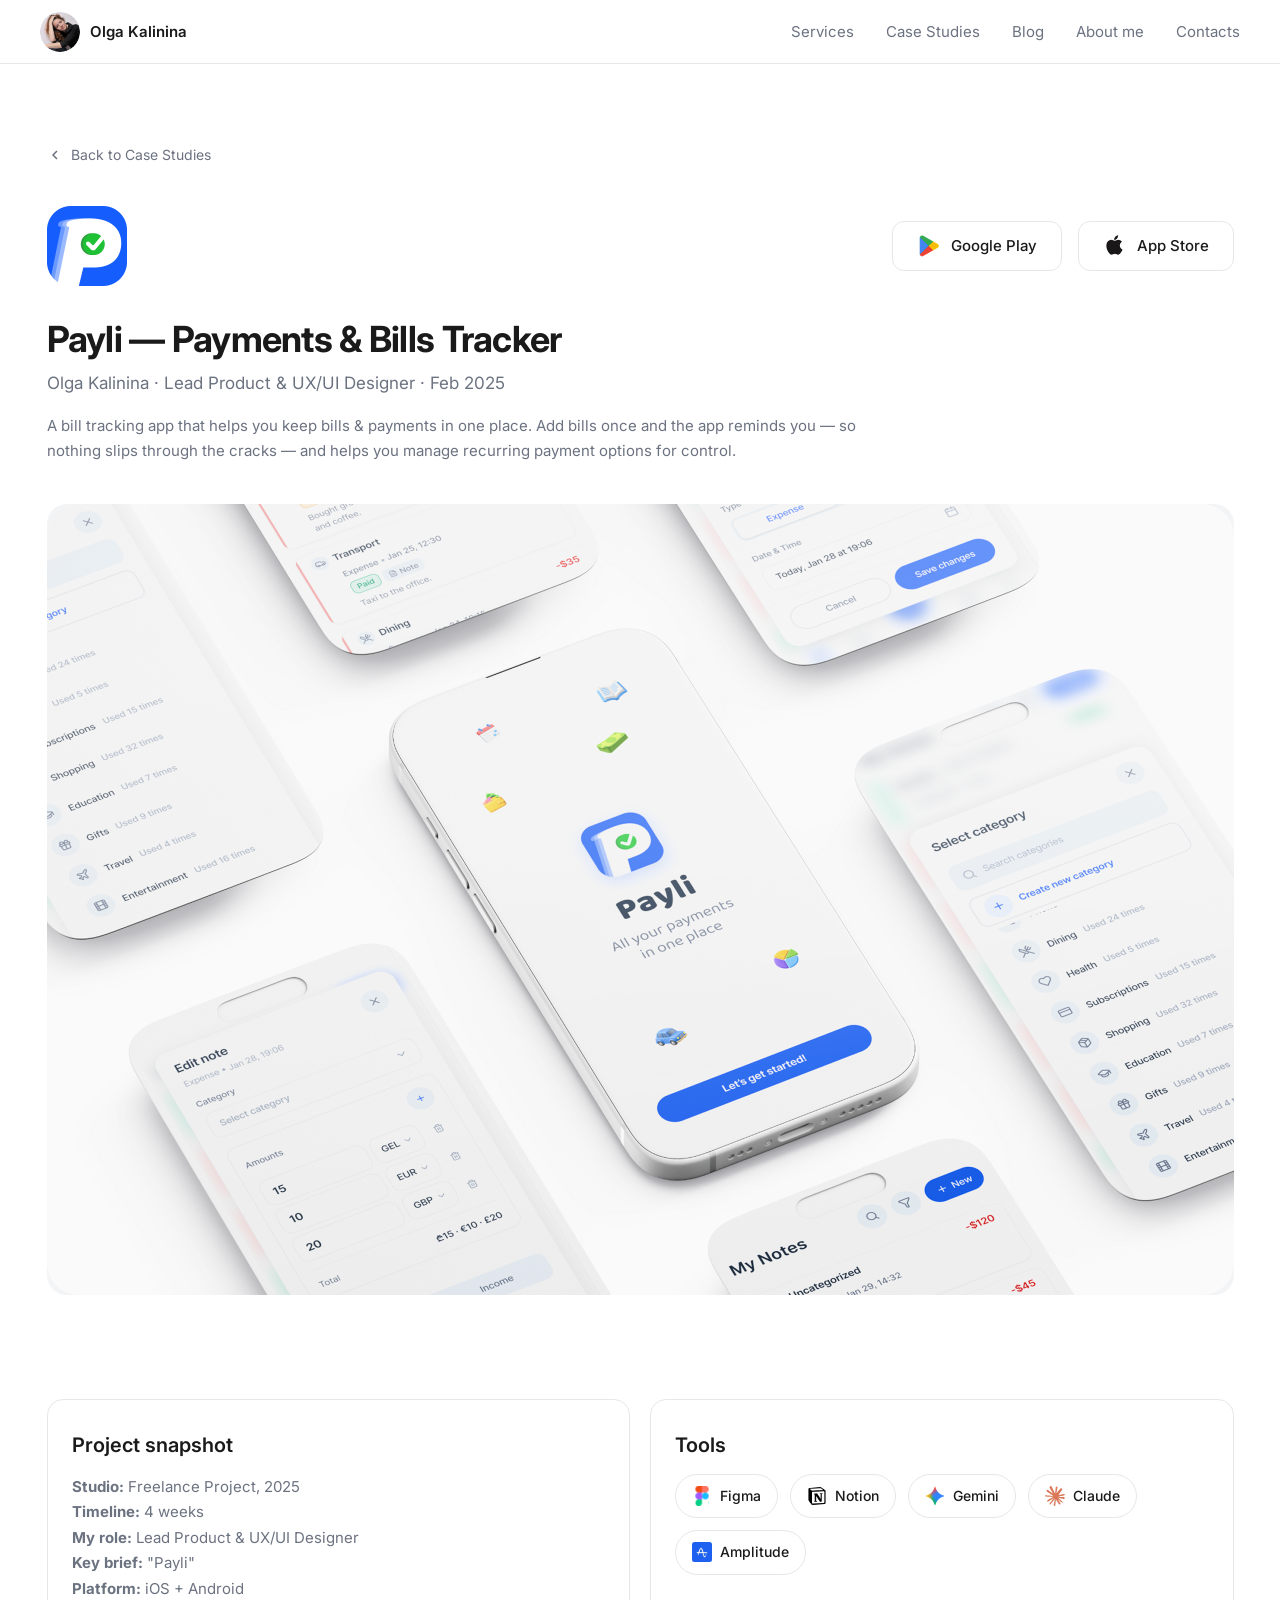
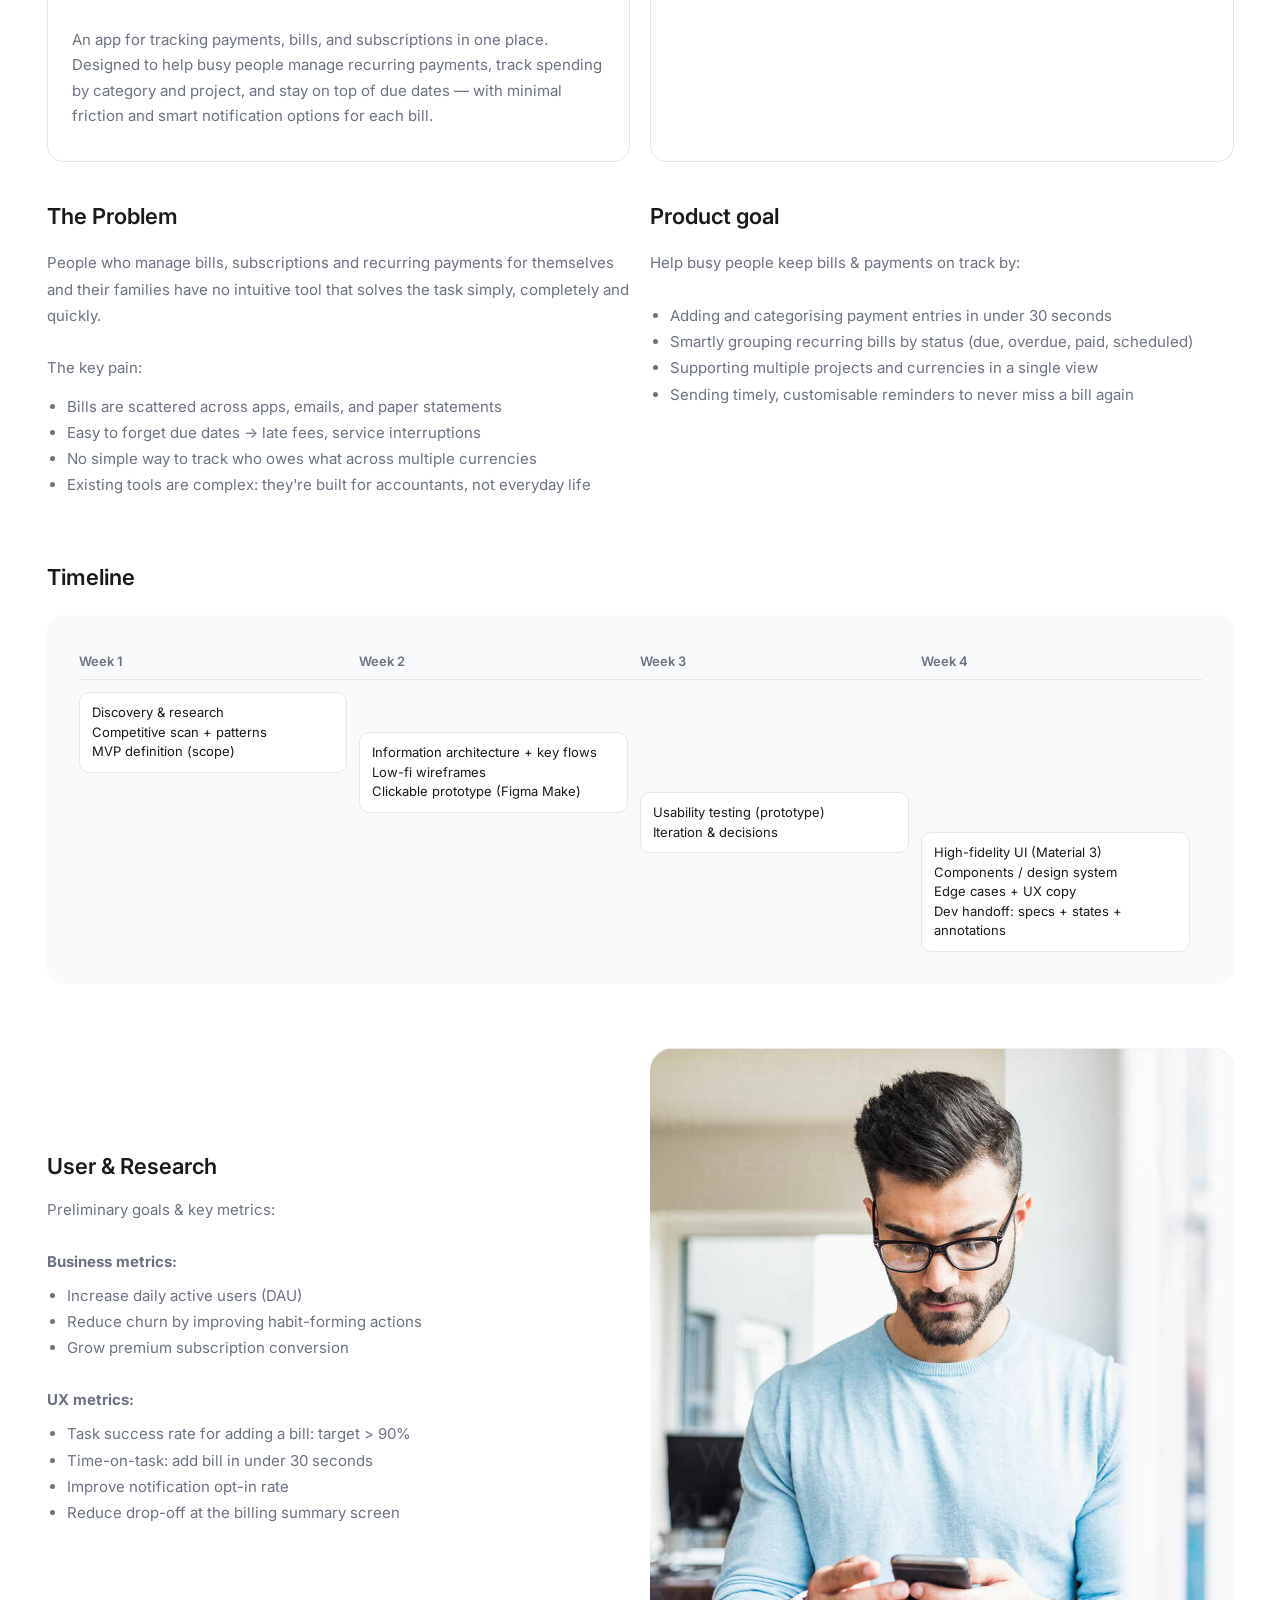
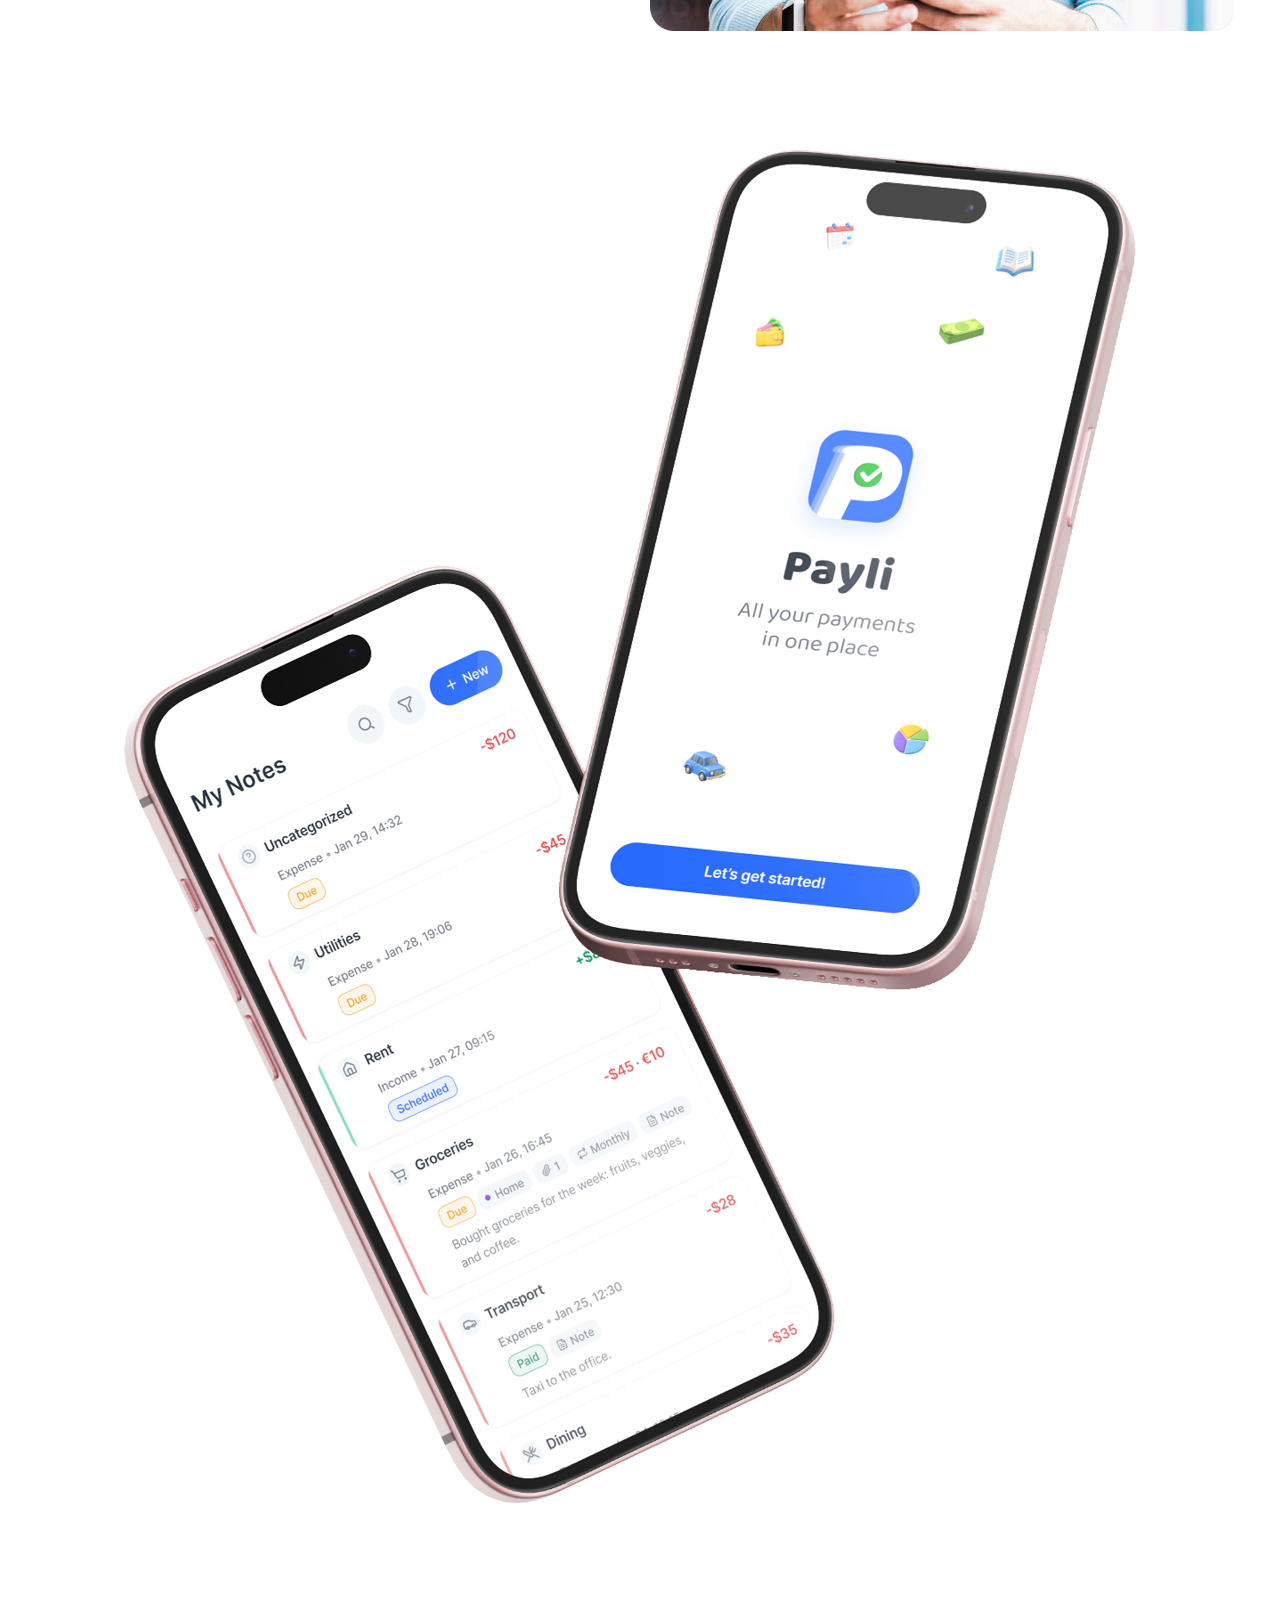
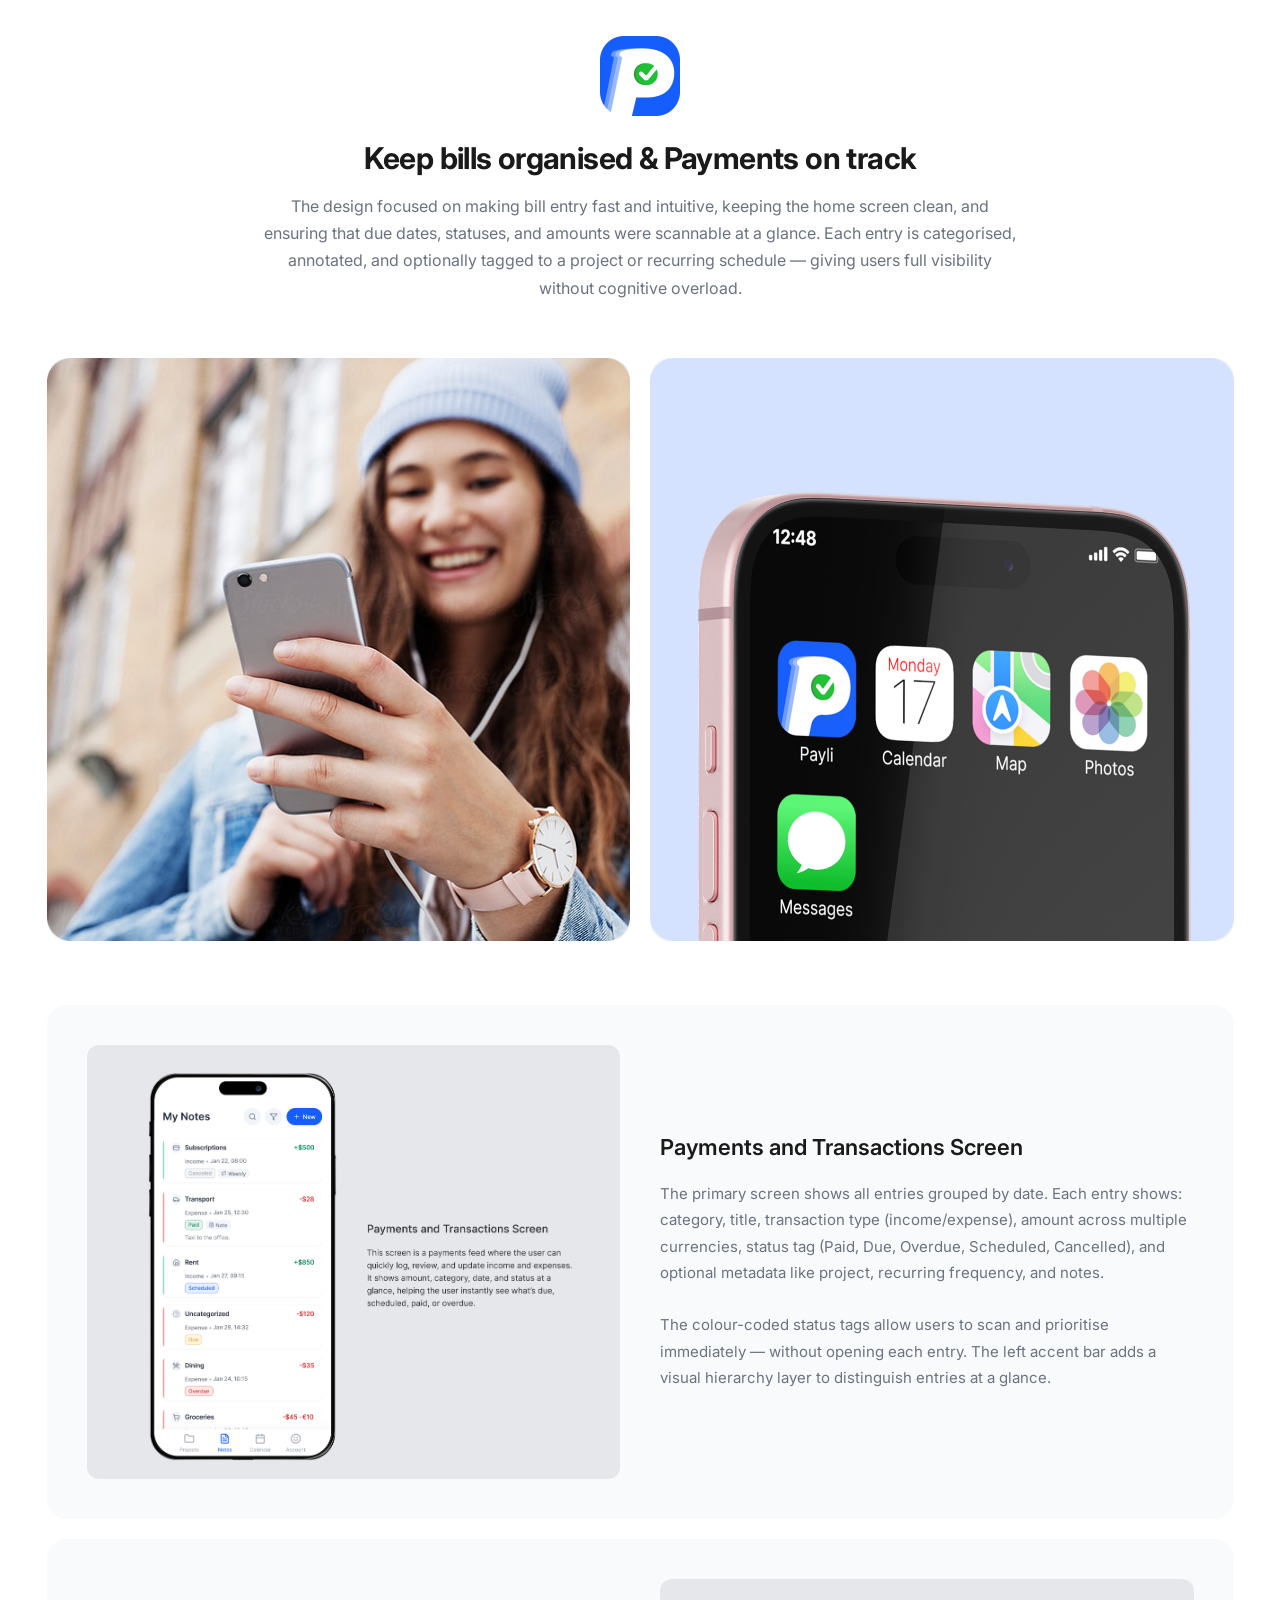
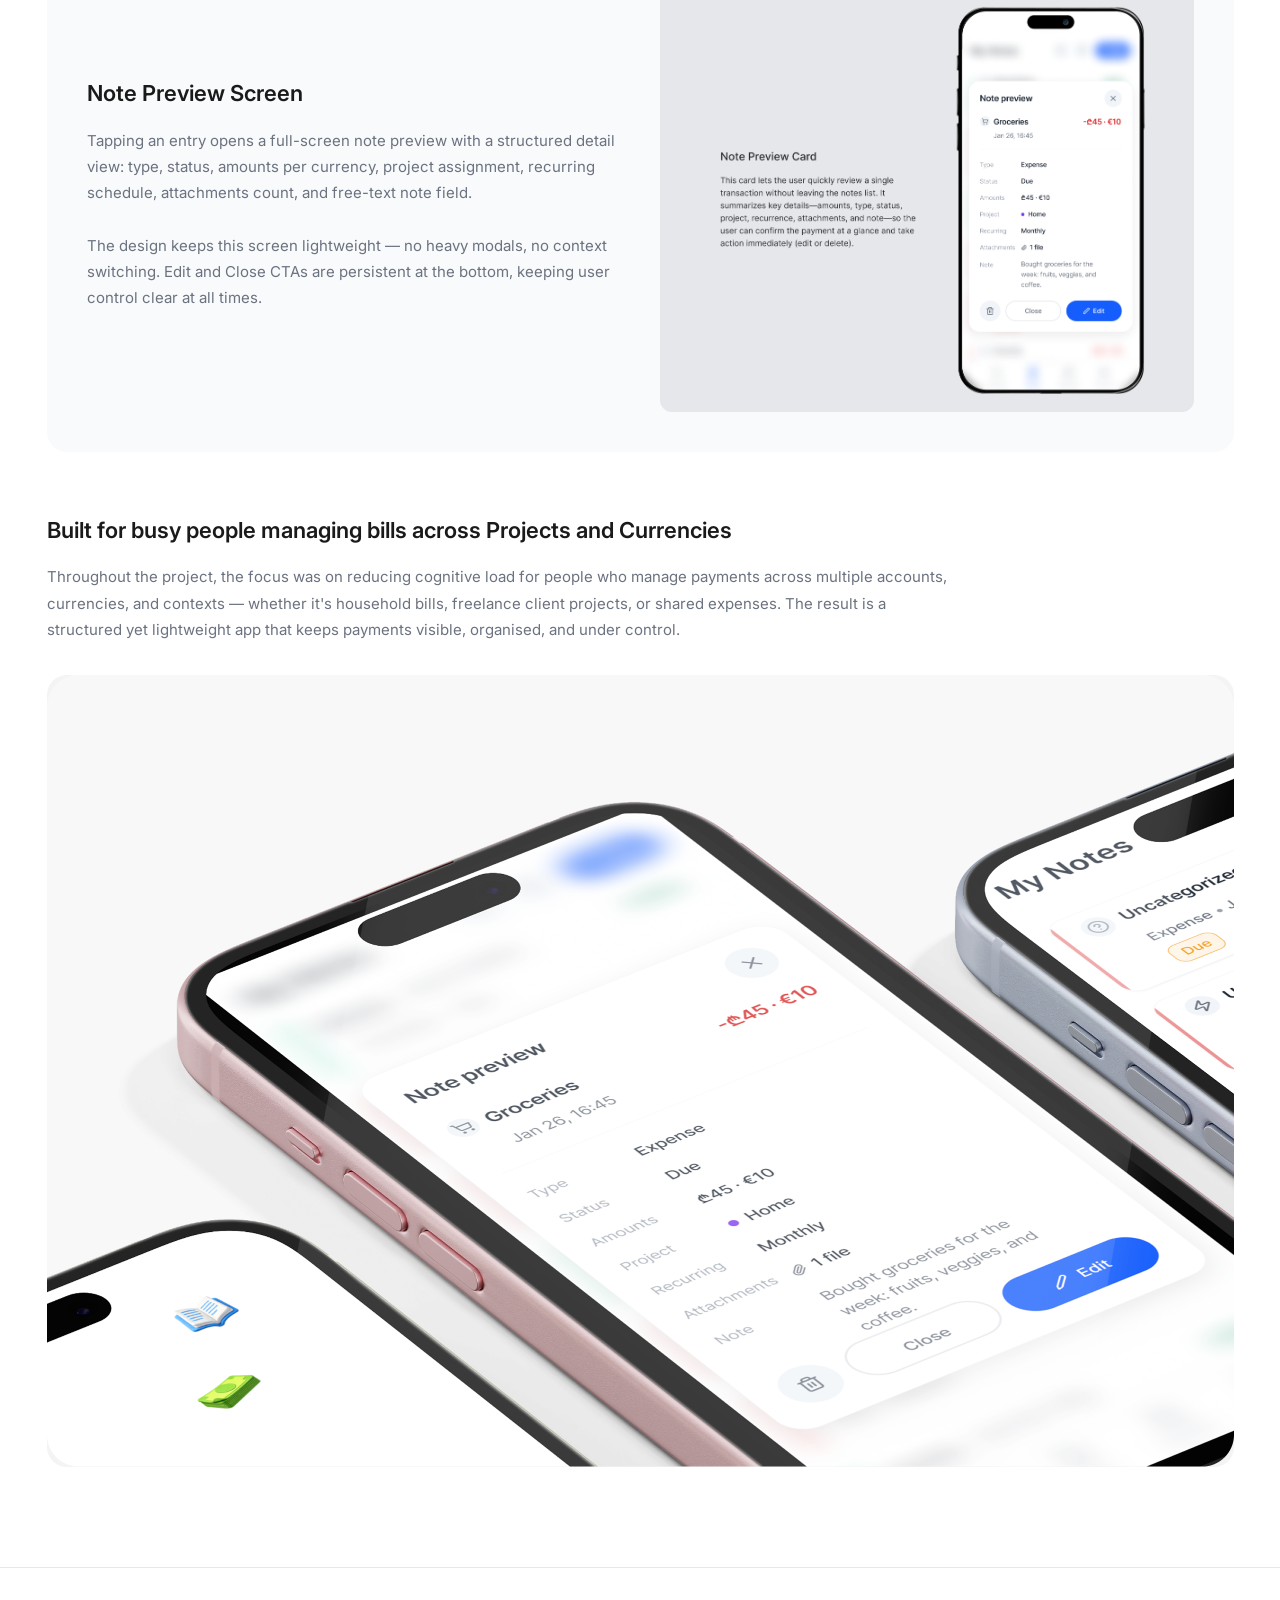
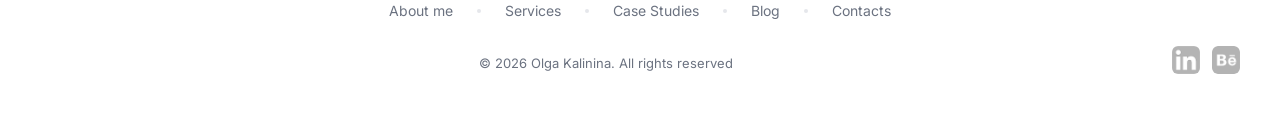
<file: cs-payli2.html>
<!DOCTYPE html>
<html lang="en">
<head>
  <meta charset="UTF-8" />
  <meta name="viewport" content="width=device-width, initial-scale=1.0" />
  <title>Payli — Payments & Bills Tracker · Olga Kalinina</title>
  <link rel="preconnect" href="https://fonts.googleapis.com" />
  <link rel="preconnect" href="https://fonts.gstatic.com" crossorigin />
  <link href="https://fonts.googleapis.com/css2?family=Inter:wght@400;500;600&display=swap" rel="stylesheet" />
  <style>
    *, *::before, *::after { box-sizing: border-box; margin: 0; padding: 0; }

    :root {
      --color-bg: #ffffff;
      --color-text: #1a1a1a;
      --color-muted: #6b7280;
      --color-border: #e5e7eb;
      --color-tag-bg: #f3f4f6;
      --color-accent: #111827;
      --max-width: 1187px;
      --side-padding: 126.5px;
    }

    body {
      font-family: 'Inter', -apple-system, BlinkMacSystemFont, sans-serif;
      background: var(--color-bg);
      color: var(--color-text);
      font-size: 16px;
      line-height: 1.6;
      -webkit-font-smoothing: antialiased;
    }

    a { color: inherit; text-decoration: none; }

    /* ───── NAV ───── */
    .nav {
      position: sticky;
      top: 0;
      z-index: 100;
      background: rgba(255,255,255,0.95);
      backdrop-filter: blur(8px);
      border-bottom: 1px solid var(--color-border);
      height: 64px;
      display: flex;
      align-items: center;
      padding: 0 40px;
    }
    .nav-inner {
      width: 100%;
      max-width: 1440px;
      margin: 0 auto;
      display: flex;
      align-items: center;
      gap: 40px;
    }
    .nav-logo {
      display: flex;
      align-items: center;
      gap: 10px;
      font-weight: 600;
      font-size: 15px;
      flex-shrink: 0;
    }
    .nav-logo img {
      width: 40px;
      height: 40px;
      border-radius: 50%;
      object-fit: cover;
    }
    .nav-links {
      display: flex;
      align-items: center;
      gap: 32px;
      margin-left: auto;
    }
    .nav-links a {
      font-size: 15px;
      color: var(--color-muted);
      transition: color .2s;
    }
    .nav-links a:hover { color: var(--color-text); }

    /* ───── LAYOUT ───── */
    .page-wrap {
      max-width: 1440px;
      margin: 0 auto;
      padding: 0 40px;
    }
    .content-wrap {
      max-width: var(--max-width);
      margin: 0 auto;
      padding: 80px 0 0;
    }

    /* ───── HERO ───── */
    .cs-hero {
      padding-bottom: 48px;
    }
    .cs-hero-top {
      display: flex;
      align-items: center;
      justify-content: space-between;
      margin-bottom: 32px;
    }
    .payli-logo {
      width: 80px;
      height: 80px;
      border-radius: 16px;
      object-fit: contain;
    }
    .store-badges {
      display: flex;
      gap: 16px;
      align-items: center;
    }
    .store-badge {
      display: flex;
      align-items: center;
      gap: 10px;
      padding: 12px 24px;
      border: 1px solid var(--color-border);
      border-radius: 12px;
      font-size: 15px;
      font-weight: 500;
      transition: background .2s;
    }
    .store-badge:hover { background: #f9fafb; }
    .store-badge img { width: 24px; height: 24px; object-fit: contain; }

    .cs-hero-title {
      font-size: 36px;
      font-weight: 700;
      line-height: 1.2;
      letter-spacing: -0.02em;
      margin-bottom: 8px;
    }
    .cs-hero-subtitle {
      font-size: 17px;
      color: var(--color-muted);
      margin-bottom: 16px;
    }
    .cs-hero-desc {
      font-size: 15px;
      color: var(--color-muted);
      line-height: 1.7;
      max-width: 860px;
    }

    /* ───── HERO IMAGE ───── */
    .cs-hero-image {
      margin-top: 40px;
      border-radius: 20px;
      overflow: hidden;
      width: 100%;
      aspect-ratio: 1187 / 791;
      background: #f3f4f6;
    }
    .cs-hero-image img {
      width: 100%;
      height: 100%;
      object-fit: cover;
      display: block;
    }

    /* ───── TWO-COL SECTION ───── */
    .two-col {
      display: grid;
      grid-template-columns: 1fr 1fr;
      gap: 20px;
      margin-top: 56px;
    }
    .cs-card {
      border: 1px solid var(--color-border);
      border-radius: 16px;
      padding: 32px 24px;
    }
    .cs-card-title {
      font-size: 20px;
      font-weight: 600;
      margin-bottom: 16px;
      line-height: 1.3;
    }
    .cs-card-body {
      font-size: 15px;
      color: var(--color-muted);
      line-height: 1.7;
    }

    /* ───── TOOL PILLS ───── */
    .tool-list {
      display: flex;
      flex-wrap: wrap;
      gap: 12px;
      margin-top: 16px;
    }
    .tool-pill {
      display: flex;
      align-items: center;
      gap: 8px;
      padding: 10px 16px;
      border: 1px solid var(--color-border);
      border-radius: 100px;
      font-size: 14px;
      font-weight: 500;
      background: #fff;
    }
    .tool-pill img { width: 20px; height: 20px; object-fit: contain; }

    /* ───── PROBLEM / GOAL ───── */
    .section-title {
      font-size: 22px;
      font-weight: 600;
      margin-bottom: 20px;
      line-height: 1.3;
    }
    .section-body {
      font-size: 15px;
      color: var(--color-muted);
      line-height: 1.75;
    }

    /* ───── TIMELINE ───── */
    .timeline-section {
      margin-top: 64px;
    }
    .timeline-box {
      background: #f9fafb;
      border-radius: 16px;
      margin-top: 24px;
      padding: 32px;
      overflow-x: auto;
    }
    .timeline-grid {
      display: grid;
      grid-template-columns: repeat(4, 1fr);
      gap: 0;
      min-width: 700px;
      position: relative;
    }
    .timeline-grid::before {
      content: '';
      position: absolute;
      top: 32px;
      left: 0;
      right: 0;
      height: 1px;
      background: var(--color-border);
    }
    .timeline-col {
      padding: 0 12px 0 0;
    }
    .timeline-week {
      font-size: 13px;
      font-weight: 600;
      color: var(--color-muted);
      margin-bottom: 20px;
      padding-top: 4px;
    }
    .timeline-item {
      border: 1px solid var(--color-border);
      border-radius: 10px;
      padding: 10px 12px;
      font-size: 13px;
      line-height: 1.5;
      color: var(--color-text);
      background: #fff;
      margin-top: 12px;
    }
    .timeline-item p {
      margin: 0;
    }

    /* ───── USER RESEARCH ───── */
    .research-section {
      margin-top: 64px;
      display: grid;
      grid-template-columns: 1fr 1fr;
      gap: 20px;
      align-items: center;
    }
    .research-text .section-title { margin-bottom: 16px; }
    .research-image {
      border-radius: 20px;
      overflow: hidden;
      aspect-ratio: 1/1;
      background: #f3f4f6;
    }
    .research-image img {
      width: 100%;
      height: 100%;
      object-fit: cover;
      display: block;
    }

    /* ───── FULL-WIDTH IMAGE ───── */
    .full-image {
      margin-top: 64px;
      border-radius: 20px;
      overflow: hidden;
      background: #f3f4f6;
    }
    .full-image img {
      width: 100%;
      display: block;
    }

    /* ───── HIGHLIGHT SECTION ───── */
    .highlight-section {
      margin-top: 64px;
      text-align: center;
    }
    .highlight-logo {
      width: 80px;
      height: 80px;
      object-fit: contain;
      margin: 0 auto 24px;
      display: block;
      border-radius: 16px;
    }
    .highlight-title {
      font-size: 30px;
      font-weight: 700;
      line-height: 1.25;
      letter-spacing: -0.02em;
      margin-bottom: 16px;
    }
    .highlight-desc {
      font-size: 16px;
      color: var(--color-muted);
      max-width: 760px;
      margin: 0 auto;
      line-height: 1.7;
    }

    /* ───── PHONE + TEXT PAIR ───── */
    .phone-text-pair {
      margin-top: 56px;
      display: grid;
      grid-template-columns: 1fr 1fr;
      gap: 20px;
      align-items: center;
    }
    .phone-text-pair .phone-img {
      border-radius: 20px;
      overflow: hidden;
      aspect-ratio: 1/1;
      background: #f3f4f6;
    }
    .phone-text-pair .phone-img img {
      width: 100%;
      height: 100%;
      object-fit: cover;
      display: block;
    }
    .phone-text-pair .pair-text .section-title {
      margin-bottom: 16px;
    }

    /* ───── SCREEN NOTES SECTIONS ───── */
    .screen-section {
      margin-top: 64px;
      border-radius: 20px;
      overflow: hidden;
      background: #f9fafb;
    }
    .screen-inner {
      padding: 40px;
      display: grid;
      grid-template-columns: 1fr 1fr;
      gap: 40px;
      align-items: center;
    }
    .screen-inner.reverse { direction: rtl; }
    .screen-inner.reverse > * { direction: ltr; }
    .screen-image {
      border-radius: 12px;
      overflow: hidden;
      background: #e5e7eb;
    }
    .screen-image img {
      width: 100%;
      display: block;
    }

    /* ───── LAST SECTION ───── */
    .final-section {
      margin-top: 64px;
    }

    /* ───── FOOTER ───── */
    footer {
      margin-top: 100px;
      border-top: 1px solid var(--color-border);
      padding: 32px 40px;
    }
    .footer-inner {
      max-width: 1440px;
      margin: 0 auto;
      display: flex;
      flex-direction: column;
      gap: 24px;
    }
    .footer-nav {
      display: flex;
      justify-content: center;
      align-items: center;
      gap: 24px;
      flex-wrap: wrap;
    }
    .footer-nav a {
      font-size: 14px;
      color: var(--color-muted);
      transition: color .2s;
    }
    .footer-nav a:hover { color: var(--color-text); }
    .footer-nav .divider {
      width: 4px;
      height: 4px;
      background: var(--color-border);
      border-radius: 50%;
      display: inline-block;
    }
    .footer-bottom {
      display: flex;
      justify-content: space-between;
      align-items: center;
    }
    .footer-copy {
      font-size: 13px;
      color: var(--color-muted);
      text-align: center;
      width: 100%;
    }
    .footer-socials {
      display: flex;
      gap: 12px;
      align-items: center;
      margin-left: auto;
    }
    .footer-socials img {
      width: 28px;
      height: 28px;
      object-fit: contain;
      border-radius: 6px;
    }

    /* ───── BACK LINK ───── */
    .back-link {
      display: inline-flex;
      align-items: center;
      gap: 8px;
      font-size: 14px;
      color: var(--color-muted);
      margin-bottom: 40px;
      transition: color .2s;
    }
    .back-link:hover { color: var(--color-text); }
    .back-link svg { width: 16px; height: 16px; }

    /* ───── RESPONSIVE ───── */
    @media (max-width: 900px) {
      :root { --side-padding: 24px; }
      .two-col, .research-section, .phone-text-pair, .screen-inner {
        grid-template-columns: 1fr;
      }
      .screen-inner.reverse { direction: ltr; }
      .cs-hero-title { font-size: 26px; }
      .highlight-title { font-size: 22px; }
      .nav { padding: 0 20px; }
      footer { padding: 32px 20px; }
      .page-wrap { padding: 0 20px; }
    }
  </style>
</head>
<body>

  <!-- NAV -->
  <nav class="nav">
    <div class="nav-inner">
      <a href="index.html" class="nav-logo">
        <img src="images/olga_kalinina.jpg" alt="Olga Kalinina" />
        Olga Kalinina
      </a>
      <div class="nav-links">
        <a href="services.html">Services</a>
        <a href="case-studies.html">Case Studies</a>
        <a href="blog.html">Blog</a>
        <a href="about.html">About me</a>
        <a href="contacts.html">Contacts</a>
      </div>
    </div>
  </nav>

  <!-- MAIN -->
  <main class="page-wrap">
    <div class="content-wrap">

      <!-- BACK -->
      <a href="case-studies.html" class="back-link">
        <svg viewBox="0 0 16 16" fill="none" stroke="currentColor" stroke-width="1.5">
          <path d="M10 12L6 8l4-4"/>
        </svg>
        Back to Case Studies
      </a>

      <!-- HERO -->
      <section class="cs-hero">
        <div class="cs-hero-top">
          <img src="images/Payli_logo.png" alt="Payli logo" class="payli-logo" />
          <div class="store-badges">
            <a href="#" class="store-badge">
              <img src="images/google_logo.png" alt="Google Play" />
              Google Play
            </a>
            <a href="#" class="store-badge">
              <img src="images/Apple_logo.png" alt="App Store" />
              App Store
            </a>
          </div>
        </div>

        <h1 class="cs-hero-title">Payli — Payments &amp; Bills Tracker</h1>
        <p class="cs-hero-subtitle">Olga Kalinina · Lead Product &amp; UX/UI Designer · Feb 2025</p>
        <p class="cs-hero-desc">
          A bill tracking app that helps you keep bills &amp; payments in one place. Add bills once and the app reminds you — so nothing slips through the cracks — and helps you manage recurring payment options for control.
        </p>

        <div class="cs-hero-image">
          <img src="images/Image_1.png" alt="Payli app hero screens" />
        </div>
      </section>

      <!-- PROJECT SNAPSHOT + TOOLS -->
      <div class="two-col">
        <div class="cs-card">
          <h2 class="cs-card-title">Project snapshot</h2>
          <div class="cs-card-body">
            <p><strong>Studio:</strong> Freelance Project, 2025<br>
            <strong>Timeline:</strong> 4 weeks<br>
            <strong>My role:</strong> Lead Product &amp; UX/UI Designer<br>
            <strong>Key brief:</strong> "Payli"<br>
            <strong>Platform:</strong> iOS + Android</p>
            <br>
            <p>
              An app for tracking payments, bills, and subscriptions in one place. Designed to help busy people manage recurring payments, track spending by category and project, and stay on top of due dates — with minimal friction and smart notification options for each bill.
            </p>
          </div>
        </div>
        <div class="cs-card">
          <h2 class="cs-card-title">Tools</h2>
          <div class="tool-list">
            <span class="tool-pill">
              <img src="images/Figma_logo.svg" alt="Figma" />
              Figma
            </span>
            <span class="tool-pill">
              <img src="images/notion_logo.svg" alt="Notion" />
              Notion
            </span>
            <span class="tool-pill">
              <img src="images/gemini_logo.svg" alt="Gemini" />
              Gemini
            </span>
            <span class="tool-pill">
              <img src="images/claude_logo.svg" alt="Claude" />
              Claude
            </span>
            <span class="tool-pill">
              <img src="images/amplitude_logo.svg" alt="Amplitude" />
              Amplitude
            </span>
          </div>
        </div>
      </div>

      <!-- PROBLEM + GOAL -->
      <div class="two-col" style="margin-top:40px;">
        <div>
          <h2 class="section-title">The Problem</h2>
          <p class="section-body">
            People who manage bills, subscriptions and recurring payments for themselves and their families have no intuitive tool that solves the task simply, completely and quickly.<br><br>
            The key pain:
          </p>
          <ul style="color:var(--color-muted);font-size:15px;line-height:1.75;margin-top:12px;padding-left:20px;">
            <li>Bills are scattered across apps, emails, and paper statements</li>
            <li>Easy to forget due dates → late fees, service interruptions</li>
            <li>No simple way to track who owes what across multiple currencies</li>
            <li>Existing tools are complex: they're built for accountants, not everyday life</li>
          </ul>
        </div>
        <div>
          <h2 class="section-title">Product goal</h2>
          <p class="section-body">
            Help busy people keep bills &amp; payments on track by:<br><br>
          </p>
          <ul style="color:var(--color-muted);font-size:15px;line-height:1.75;padding-left:20px;">
            <li>Adding and categorising payment entries in under 30 seconds</li>
            <li>Smartly grouping recurring bills by status (due, overdue, paid, scheduled)</li>
            <li>Supporting multiple projects and currencies in a single view</li>
            <li>Sending timely, customisable reminders to never miss a bill again</li>
          </ul>
        </div>
      </div>

      <!-- TIMELINE -->
      <section class="timeline-section">
        <h2 class="section-title">Timeline</h2>
        <div class="timeline-box">
          <div class="timeline-grid">
            <div class="timeline-col">
              <div class="timeline-week">Week 1</div>
              <div class="timeline-item">
                <p>Discovery &amp; research</p>
                <p>Competitive scan + patterns</p>
                <p>MVP definition (scope)</p>
              </div>
            </div>
            <div class="timeline-col">
              <div class="timeline-week">Week 2</div>
              <div class="timeline-item" style="margin-top:60px;">
                <p>Information architecture + key flows</p>
                <p>Low-fi wireframes</p>
                <p>Clickable prototype (Figma Make)</p>
              </div>
            </div>
            <div class="timeline-col">
              <div class="timeline-week">Week 3</div>
              <div class="timeline-item" style="margin-top:120px;">
                <p>Usability testing (prototype)</p>
                <p>Iteration &amp; decisions</p>
              </div>
            </div>
            <div class="timeline-col">
              <div class="timeline-week">Week 4</div>
              <div class="timeline-item" style="margin-top:160px;">
                <p>High-fidelity UI (Material 3)</p>
                <p>Components / design system</p>
                <p>Edge cases + UX copy</p>
                <p>Dev handoff: specs + states + annotations</p>
              </div>
            </div>
          </div>
        </div>
      </section>

      <!-- USER RESEARCH -->
      <section class="research-section">
        <div class="research-text">
          <h2 class="section-title">User &amp; Research</h2>
          <p class="section-body">
            Preliminary goals &amp; key metrics:
          </p>
          <br>
          <p class="section-body"><strong>Business metrics:</strong></p>
          <ul style="color:var(--color-muted);font-size:15px;line-height:1.75;padding-left:20px;margin-top:8px;">
            <li>Increase daily active users (DAU)</li>
            <li>Reduce churn by improving habit-forming actions</li>
            <li>Grow premium subscription conversion</li>
          </ul>
          <br>
          <p class="section-body"><strong>UX metrics:</strong></p>
          <ul style="color:var(--color-muted);font-size:15px;line-height:1.75;padding-left:20px;margin-top:8px;">
            <li>Task success rate for adding a bill: target &gt; 90%</li>
            <li>Time-on-task: add bill in under 30 seconds</li>
            <li>Improve notification opt-in rate</li>
            <li>Reduce drop-off at the billing summary screen</li>
          </ul>
        </div>
        <div class="research-image">
          <img src="images/man_with_phone.png" alt="User research" />
        </div>
      </section>

      <!-- FULL IMAGE 2 -->
      <div class="full-image">
        <img src="images/Image_2.png" alt="Payli app screens overview" />
      </div>

      <!-- HIGHLIGHT / CENTRED SECTION -->
      <section class="highlight-section">
        <img src="images/Payli_logo.png" alt="Payli logo" class="highlight-logo" />
        <h2 class="highlight-title">Keep bills organised &amp; Payments on track</h2>
        <p class="highlight-desc">
          The design focused on making bill entry fast and intuitive, keeping the home screen clean, and ensuring that due dates, statuses, and amounts were scannable at a glance. Each entry is categorised, annotated, and optionally tagged to a project or recurring schedule — giving users full visibility without cognitive overload.
        </p>
      </section>

      <!-- PHONE + TEXT PAIR — WOMAN / MOBILE SCREEN -->
      <div class="phone-text-pair">
        <div class="phone-img">
          <img src="images/Woman_with_phone.png" alt="Woman using Payli on phone" />
        </div>
        <div class="phone-img">
          <img src="images/Mobile_screen.png" alt="Payli mobile screen" />
        </div>
      </div>

      <!-- SCREEN NOTES 1 -->
      <section class="screen-section">
        <div class="screen-inner">
          <div class="screen-image">
            <img src="images/Screen_Notes_1.png" alt="Payments and Transactions Screen" />
          </div>
          <div>
            <h2 class="section-title">Payments and Transactions Screen</h2>
            <p class="section-body">
              The primary screen shows all entries grouped by date. Each entry shows: category, title, transaction type (income/expense), amount across multiple currencies, status tag (Paid, Due, Overdue, Scheduled, Cancelled), and optional metadata like project, recurring frequency, and notes.<br><br>
              The colour-coded status tags allow users to scan and prioritise immediately — without opening each entry. The left accent bar adds a visual hierarchy layer to distinguish entries at a glance.
            </p>
          </div>
        </div>
      </section>

      <!-- SCREEN NOTES 2 -->
      <section class="screen-section" style="margin-top:20px;">
        <div class="screen-inner reverse">
          <div class="screen-image">
            <img src="images/Screen_Notes_2.png" alt="Note Preview Screen" />
          </div>
          <div>
            <h2 class="section-title">Note Preview Screen</h2>
            <p class="section-body">
              Tapping an entry opens a full-screen note preview with a structured detail view: type, status, amounts per currency, project assignment, recurring schedule, attachments count, and free-text note field.<br><br>
              The design keeps this screen lightweight — no heavy modals, no context switching. Edit and Close CTAs are persistent at the bottom, keeping user control clear at all times.
            </p>
          </div>
        </div>
      </section>

      <!-- FINAL SECTION -->
      <section class="final-section">
        <h2 class="section-title">Built for busy people managing bills across Projects and Currencies</h2>
        <p class="section-body" style="max-width:900px;">
          Throughout the project, the focus was on reducing cognitive load for people who manage payments across multiple accounts, currencies, and contexts — whether it's household bills, freelance client projects, or shared expenses. The result is a structured yet lightweight app that keeps payments visible, organised, and under control.
        </p>
        <div class="full-image" style="margin-top:32px;">
          <img src="images/Image_3.png" alt="Payli final app screens" />
        </div>
      </section>

    </div><!-- /content-wrap -->
  </main>

  <!-- FOOTER -->
  <footer>
    <div class="footer-inner">
      <nav class="footer-nav">
        <a href="about.html">About me</a>
        <span class="divider"></span>
        <a href="services.html">Services</a>
        <span class="divider"></span>
        <a href="case-studies.html">Case Studies</a>
        <span class="divider"></span>
        <a href="blog.html">Blog</a>
        <span class="divider"></span>
        <a href="contacts.html">Contacts</a>
      </nav>
      <div class="footer-bottom">
        <p class="footer-copy">© 2026 Olga Kalinina. All rights reserved</p>
        <div class="footer-socials">
          <a href="https://www.linkedin.com/in/olga-kalinina-sundary/" target="_blank">
            <img src="images/Linkedin_logo.png" alt="LinkedIn" />
          </a>
          <a href="https://www.behance.net/kalininaolga" target="_blank">
            <img src="images/Behance_logo.png" alt="Behance" />
          </a>
        </div>
      </div>
    </div>
  </footer>

</body>
</html>
</file>
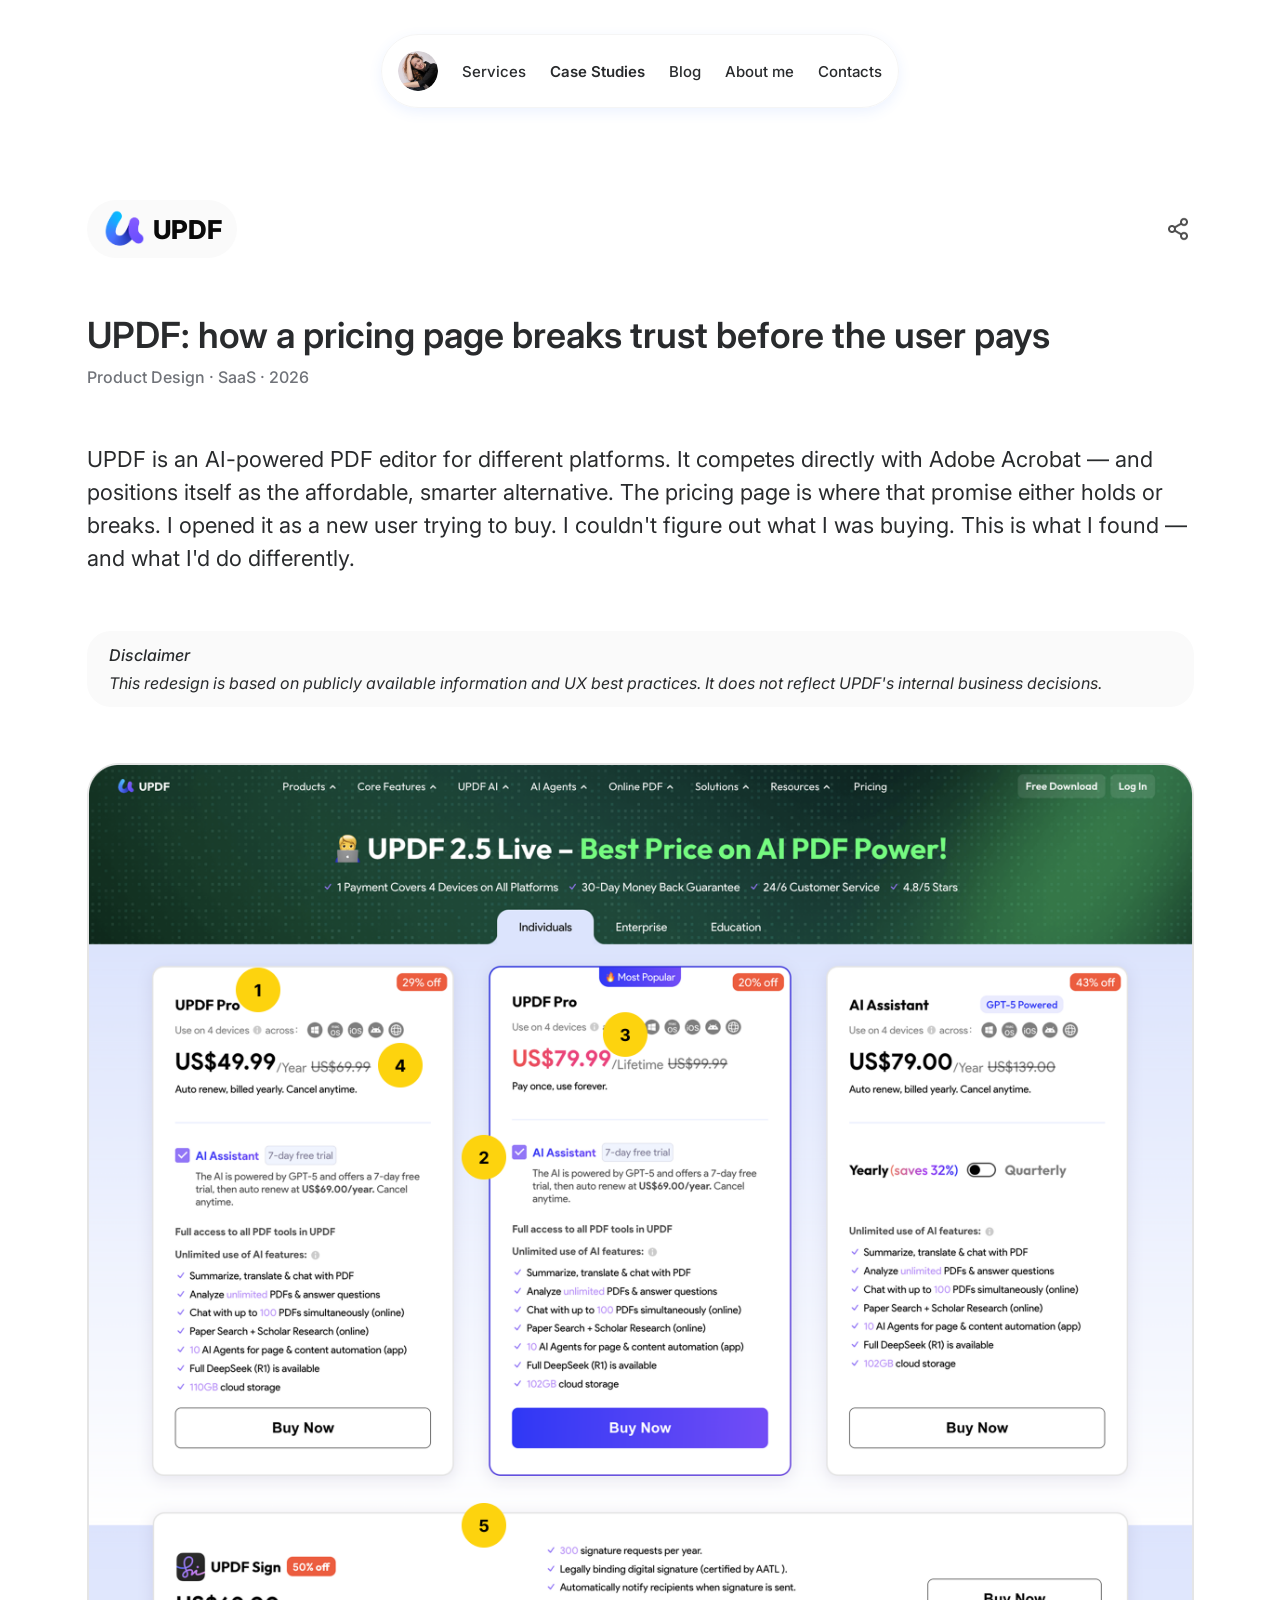
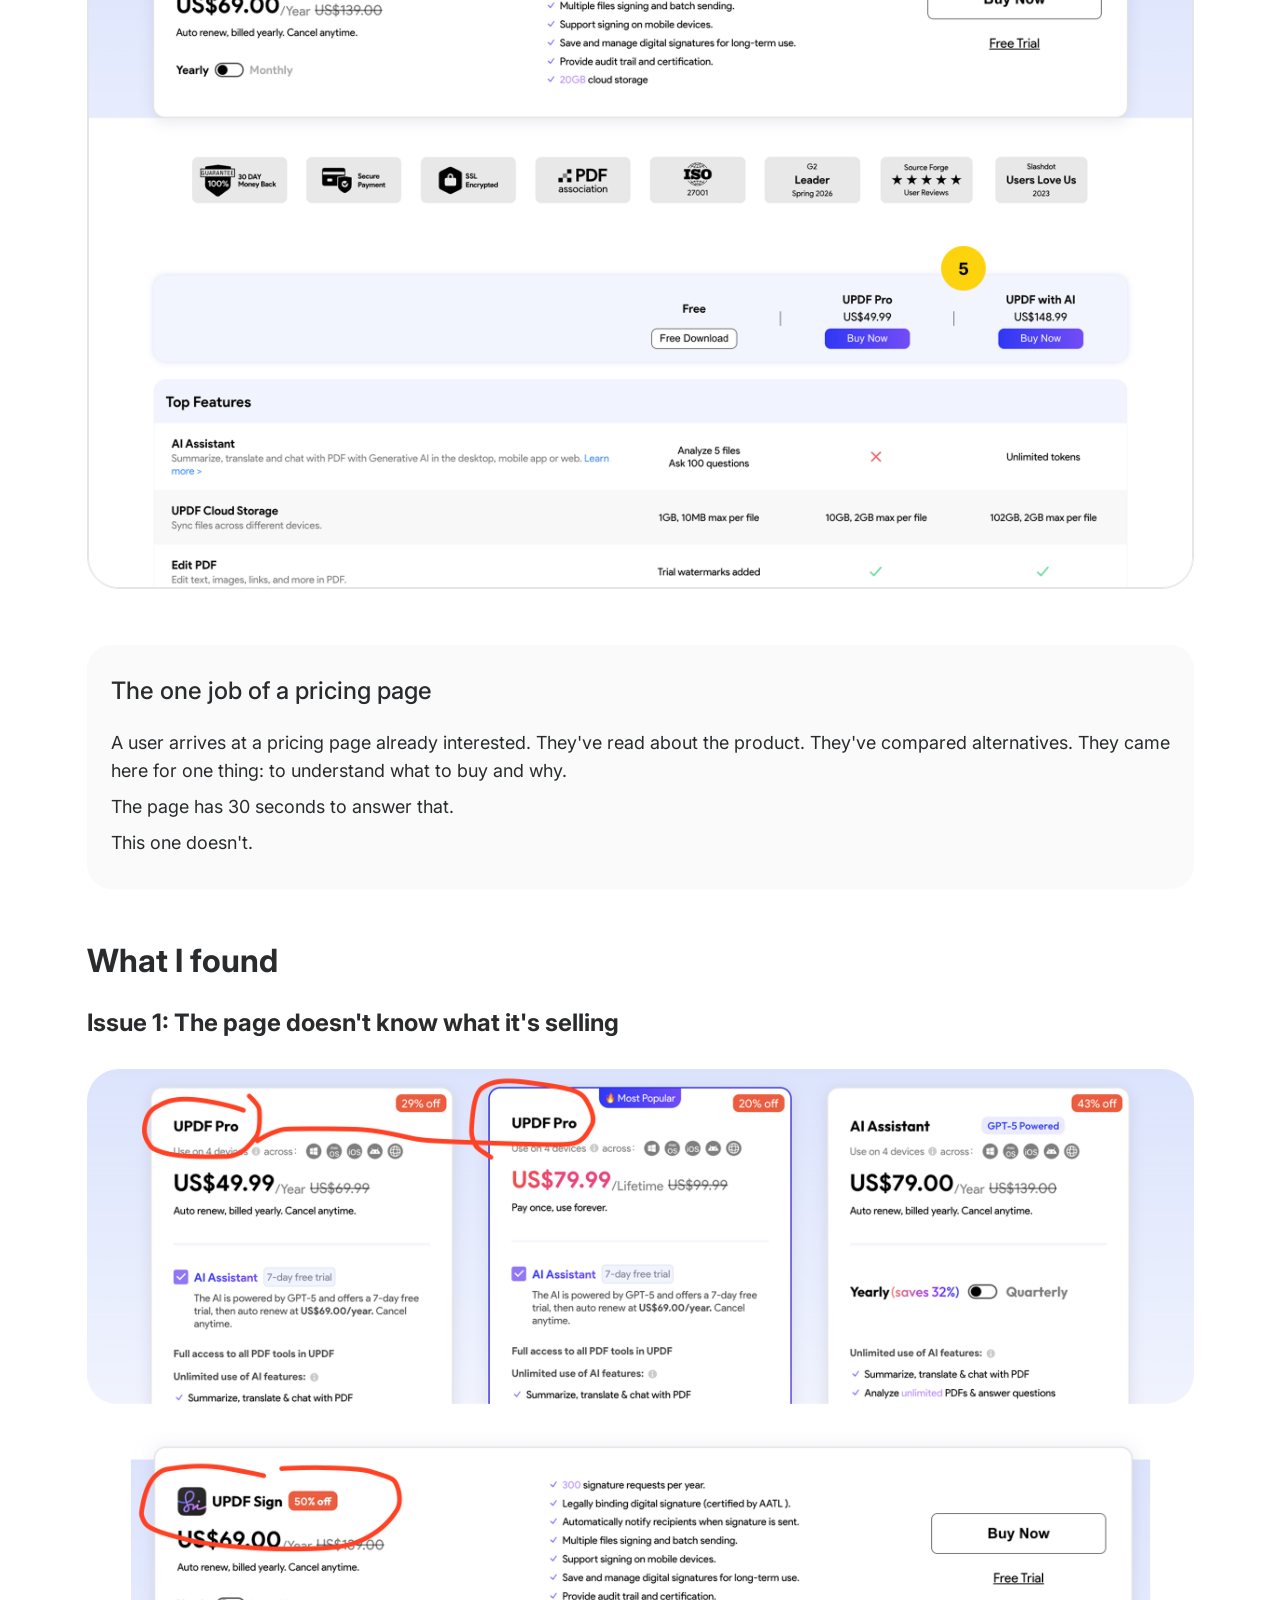
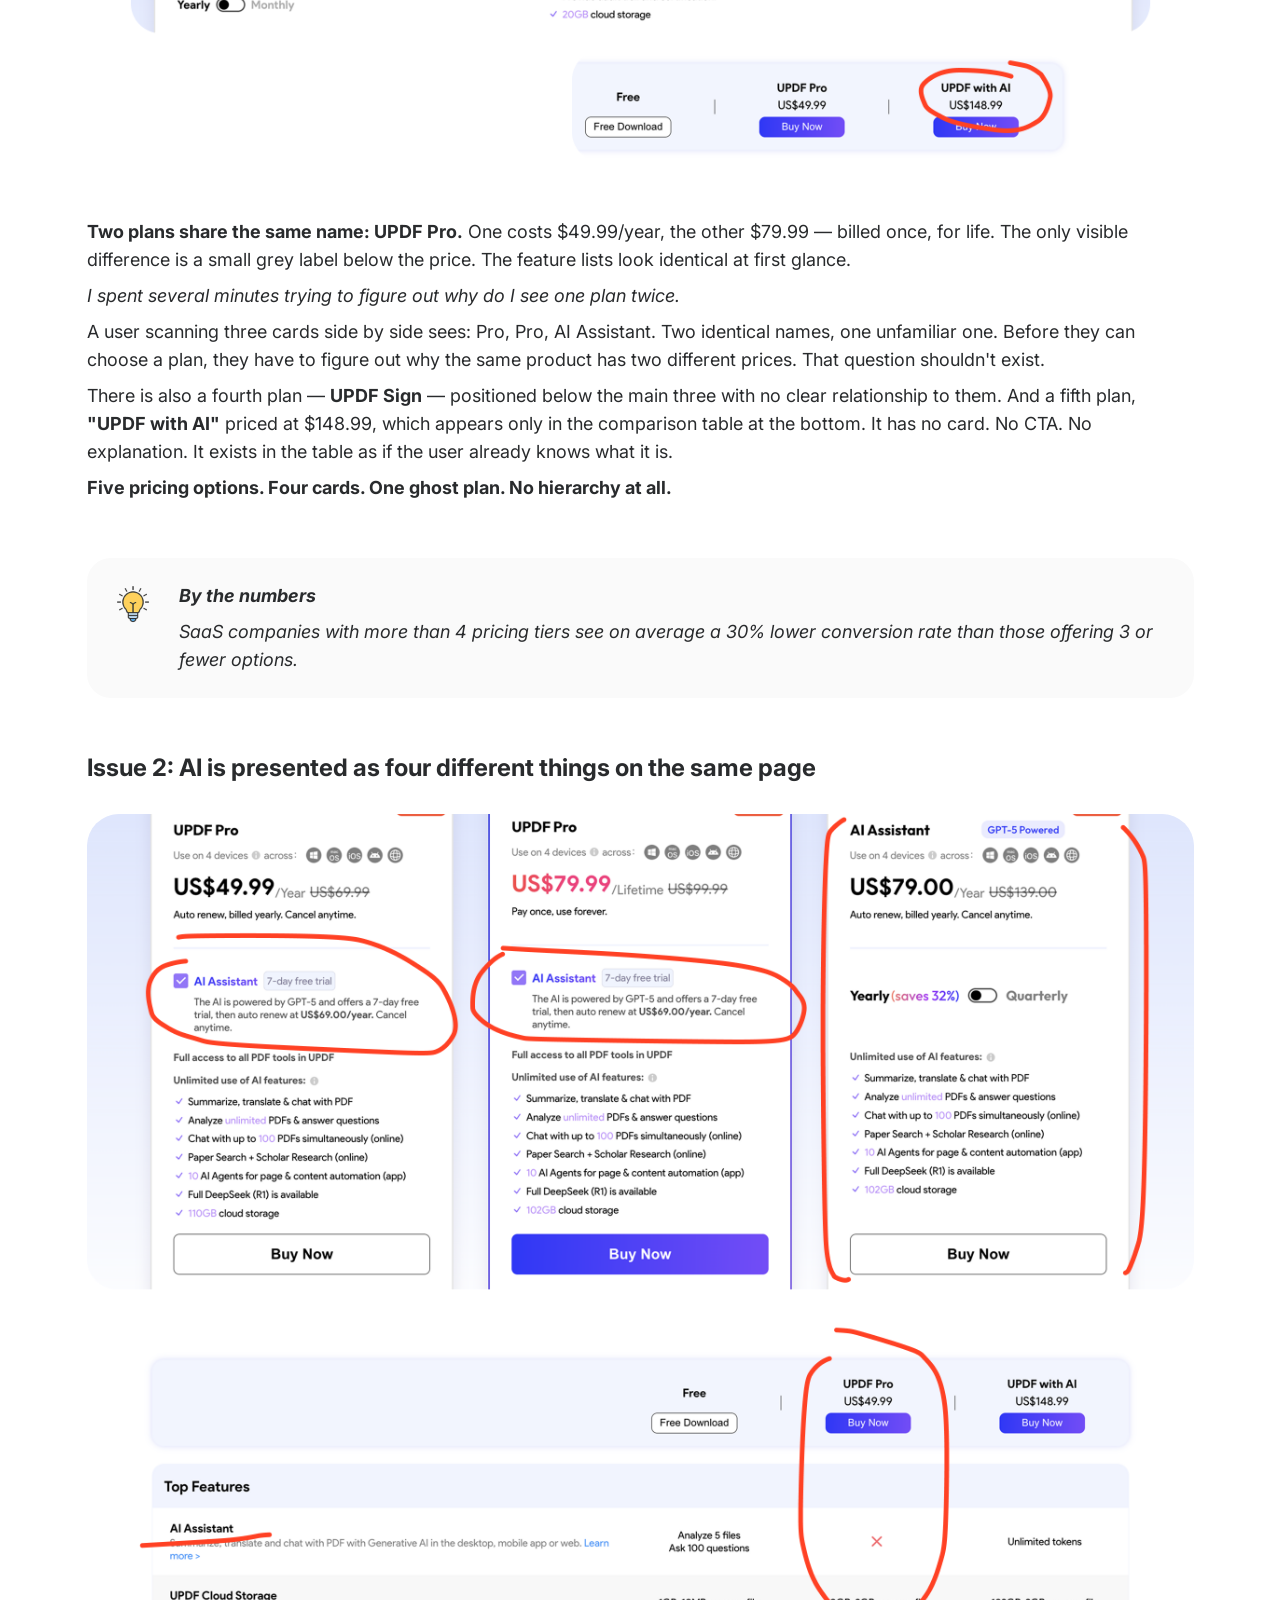
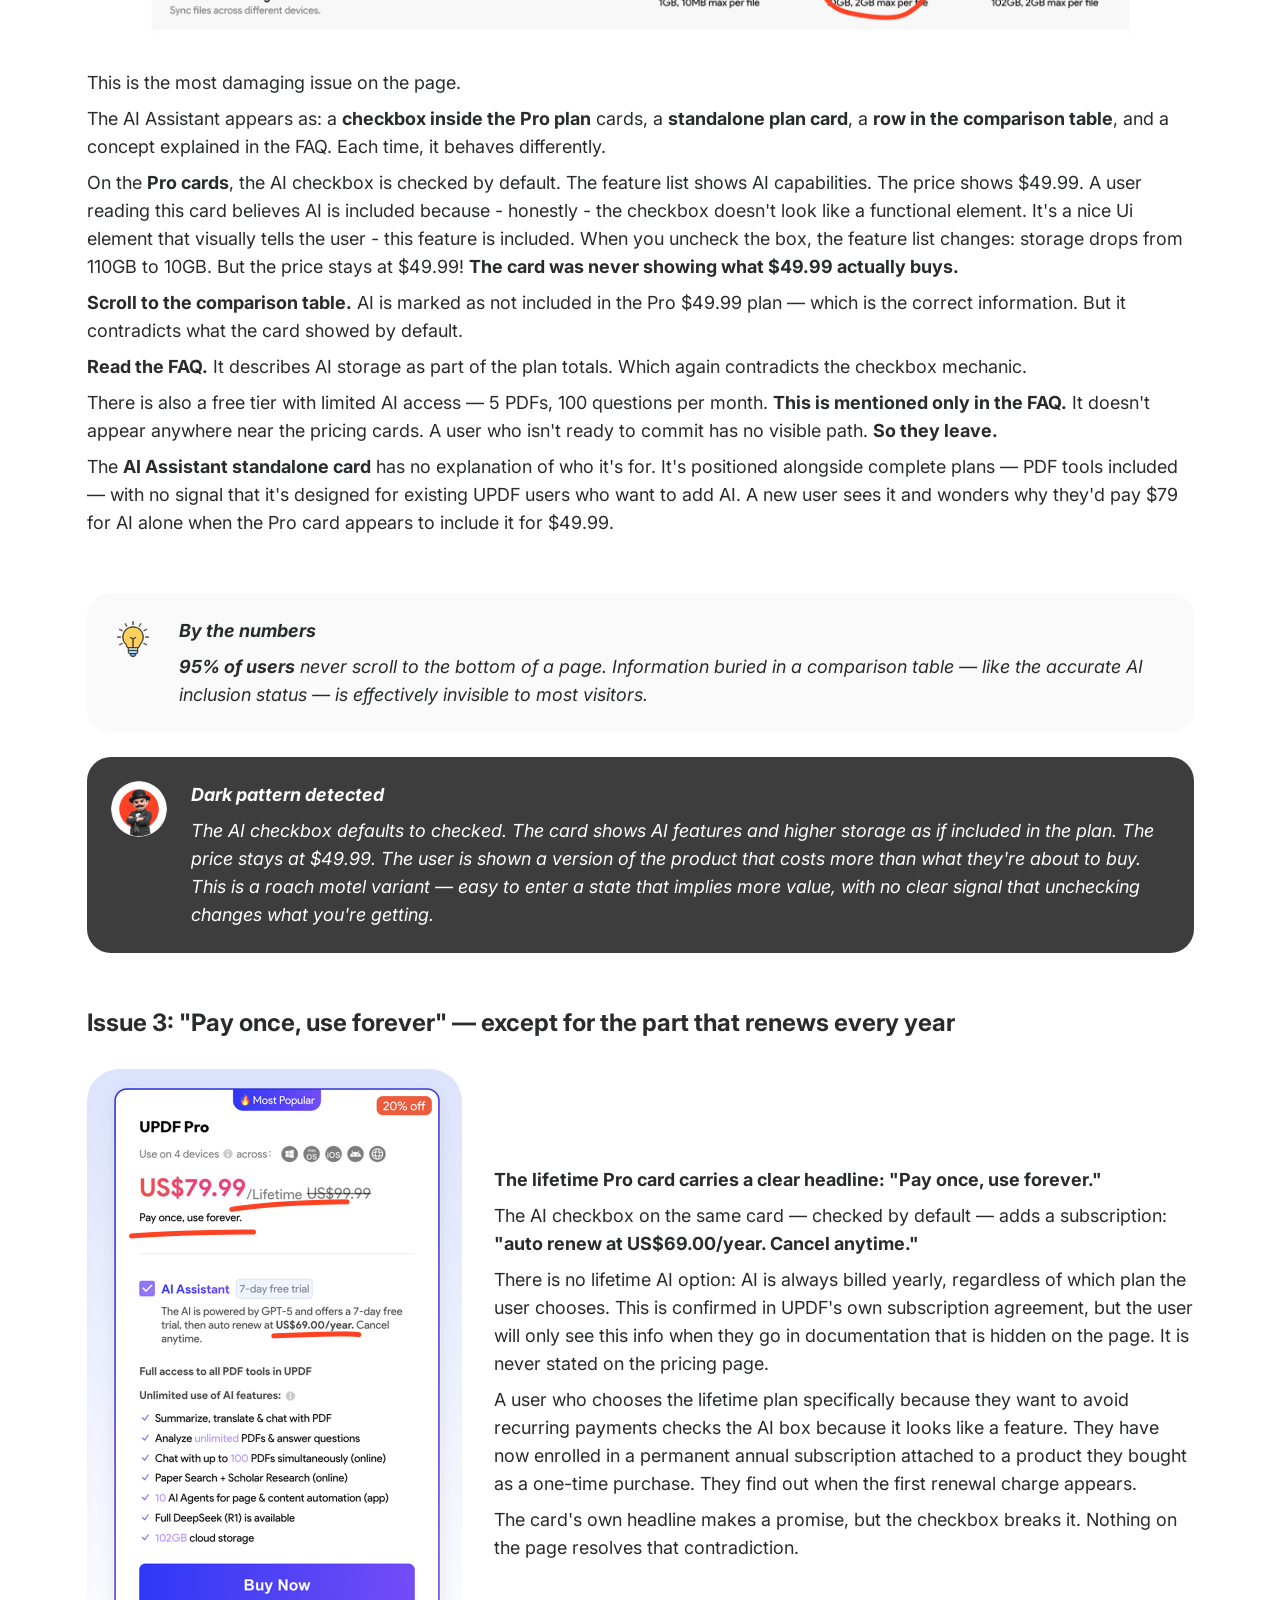
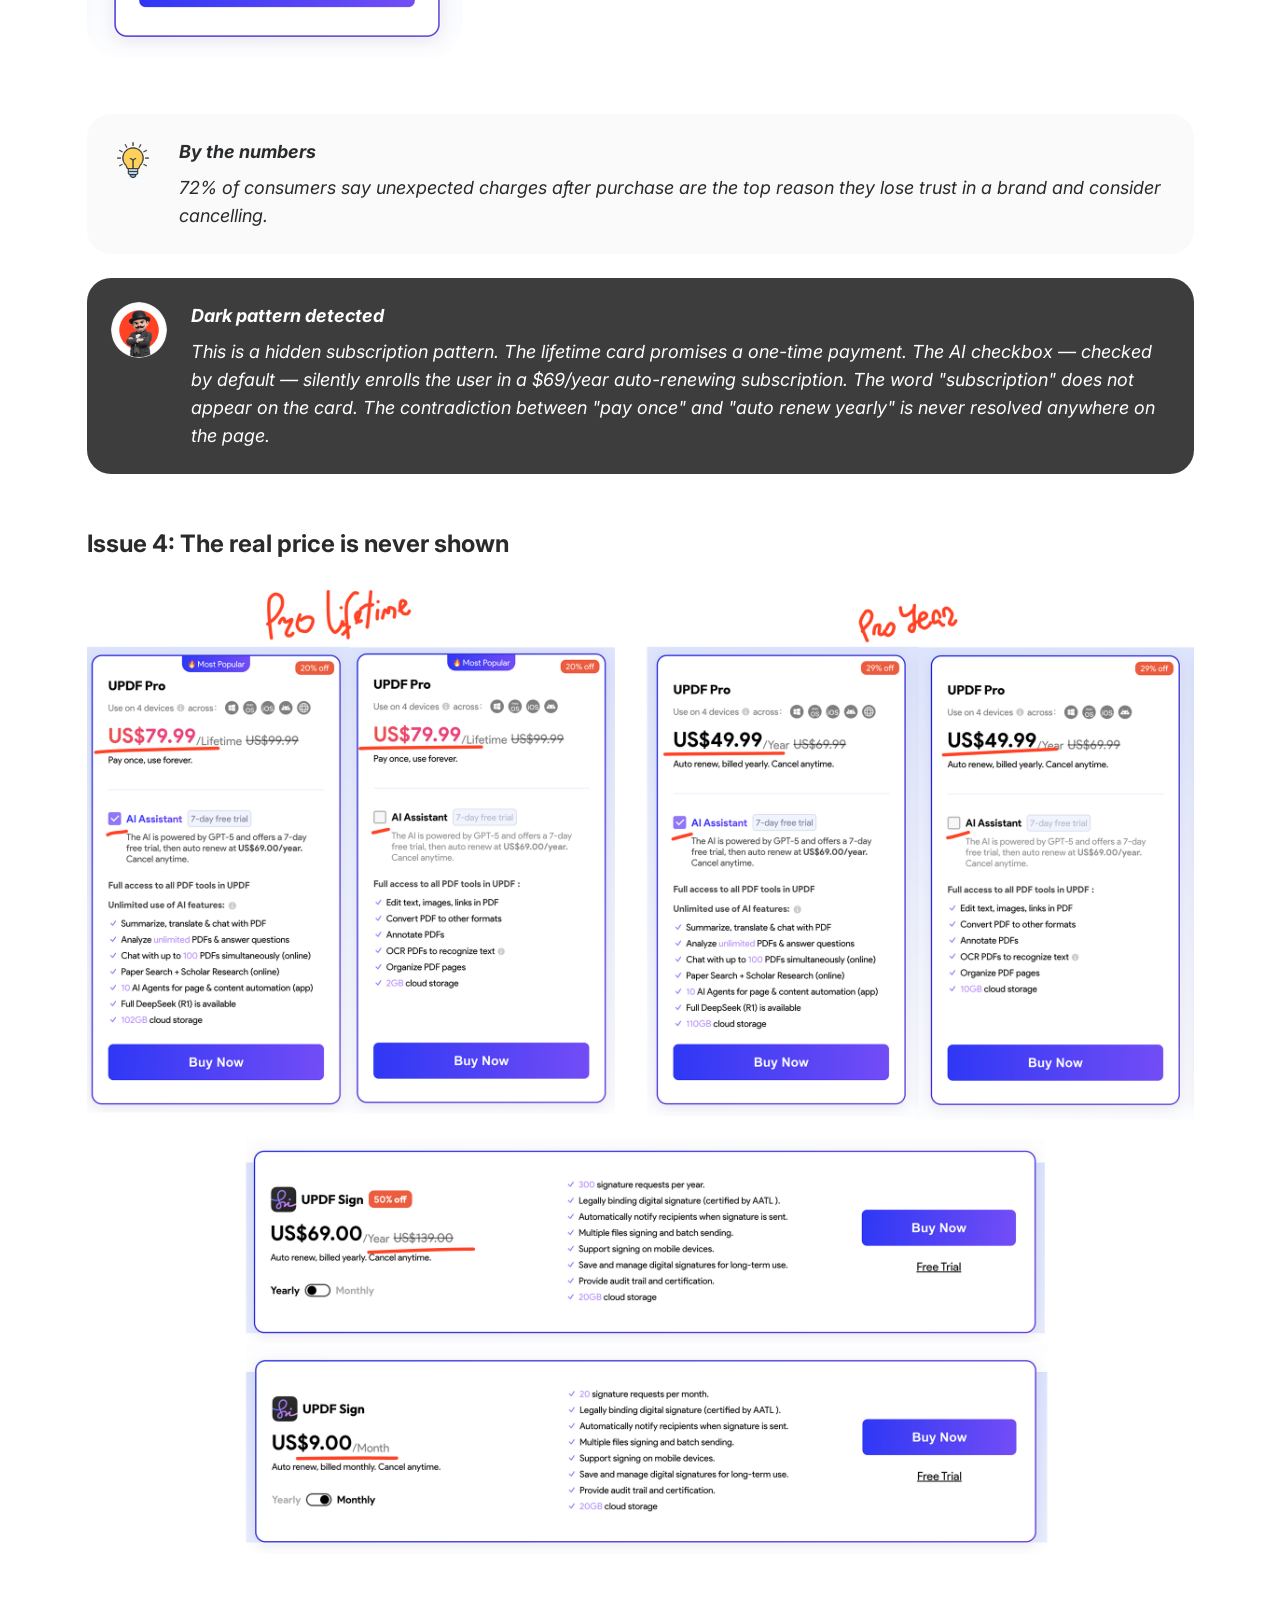
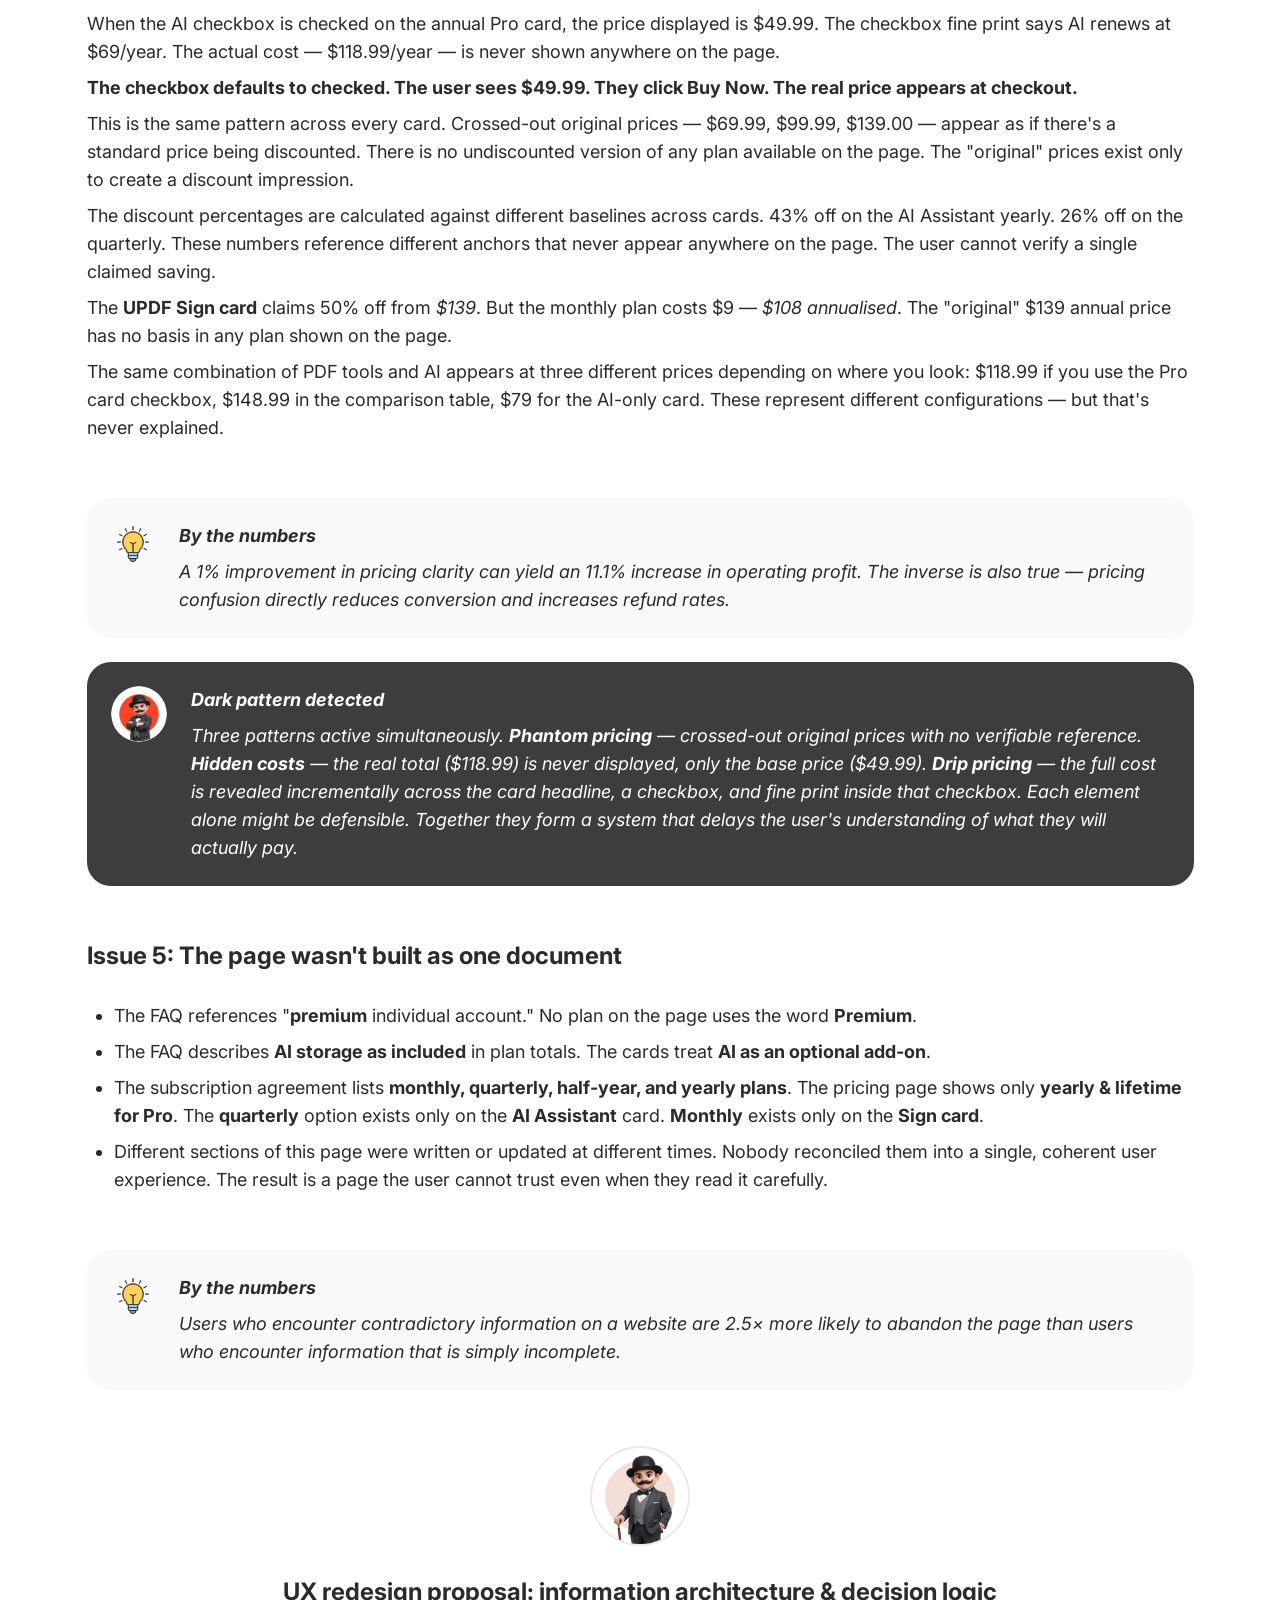
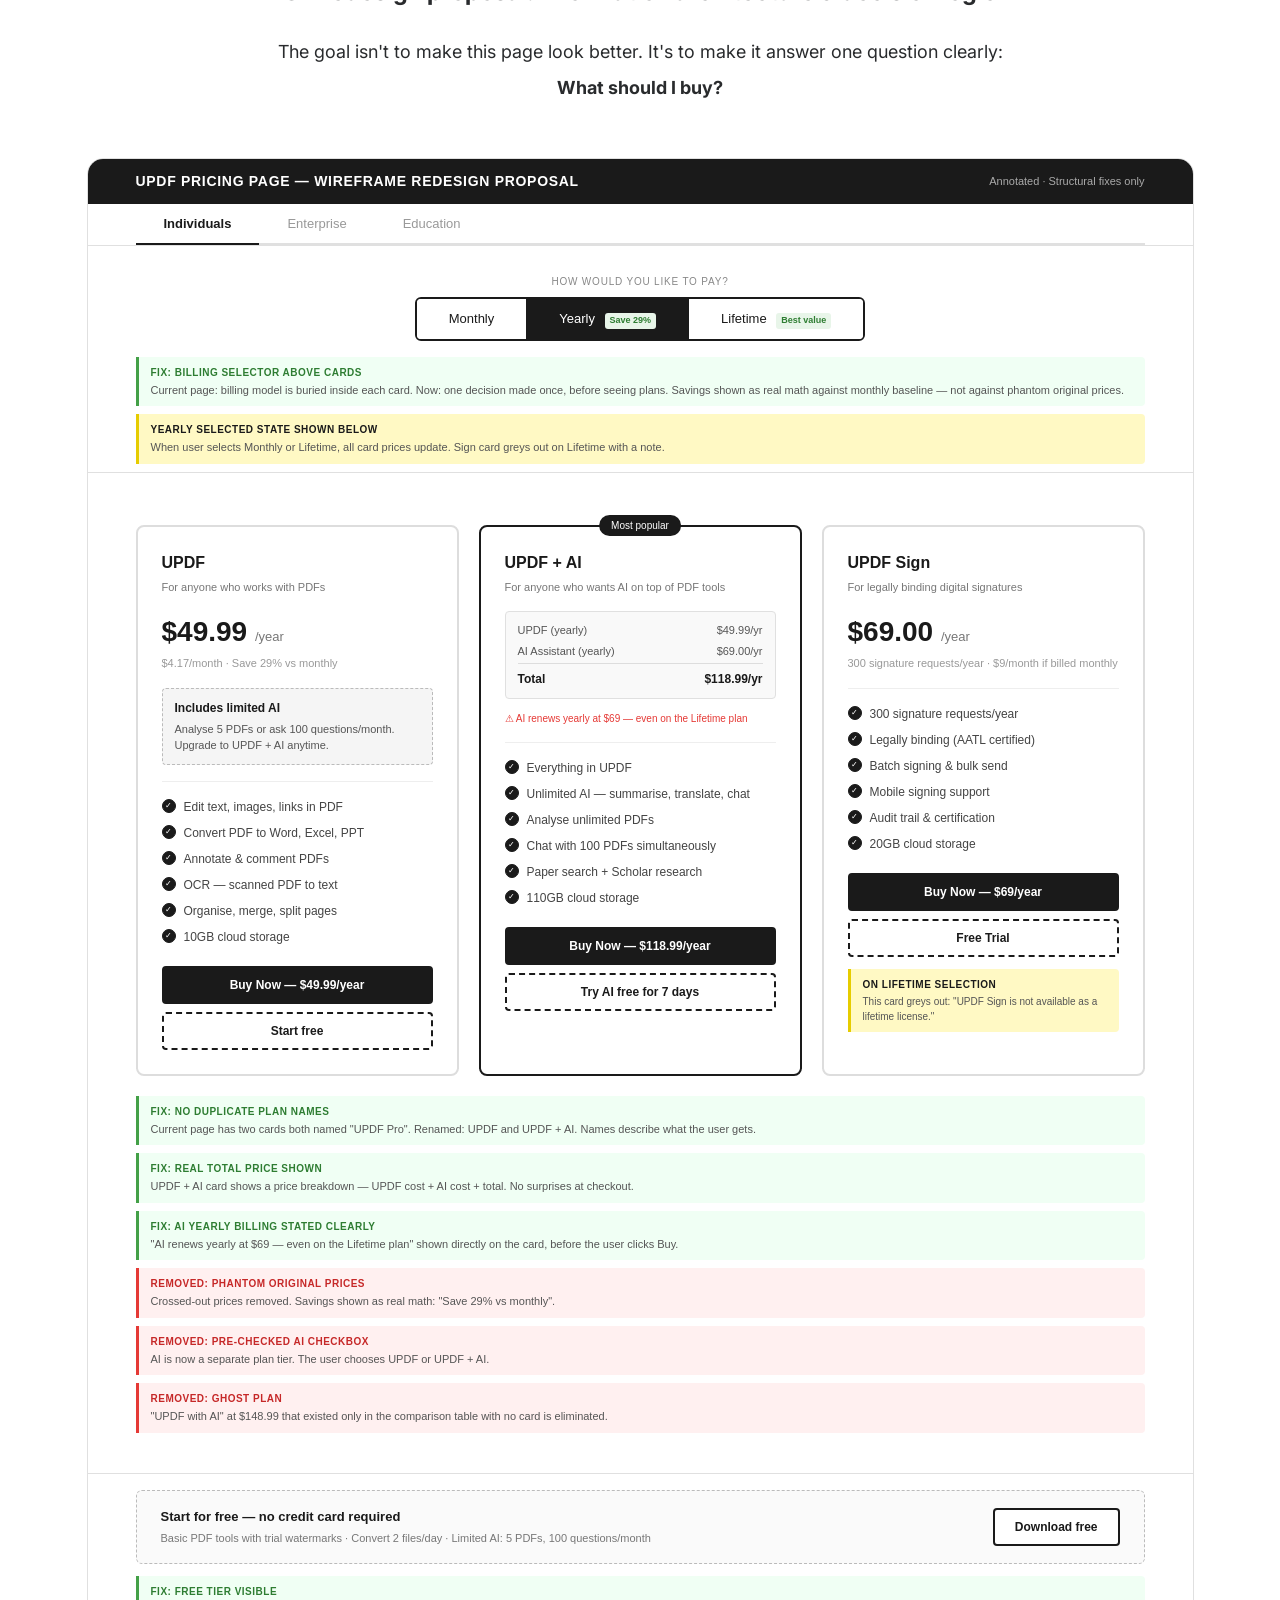
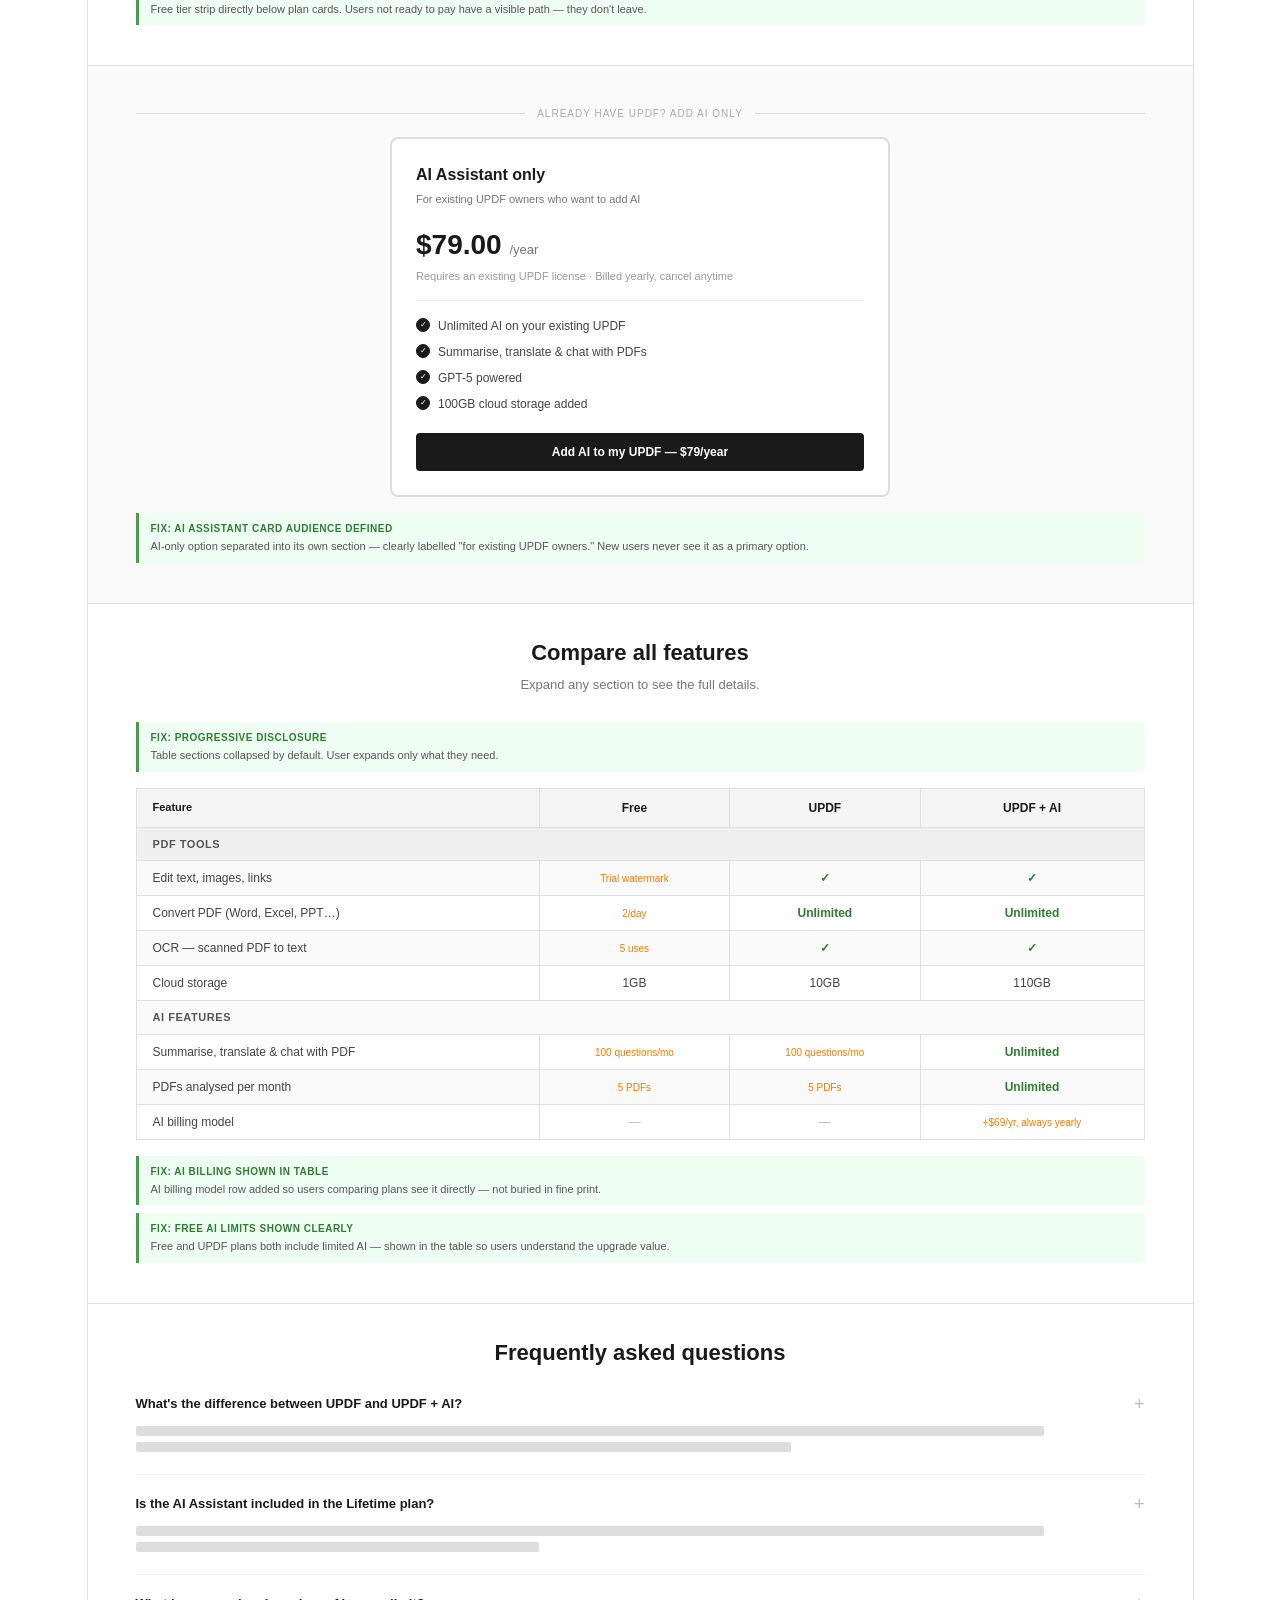
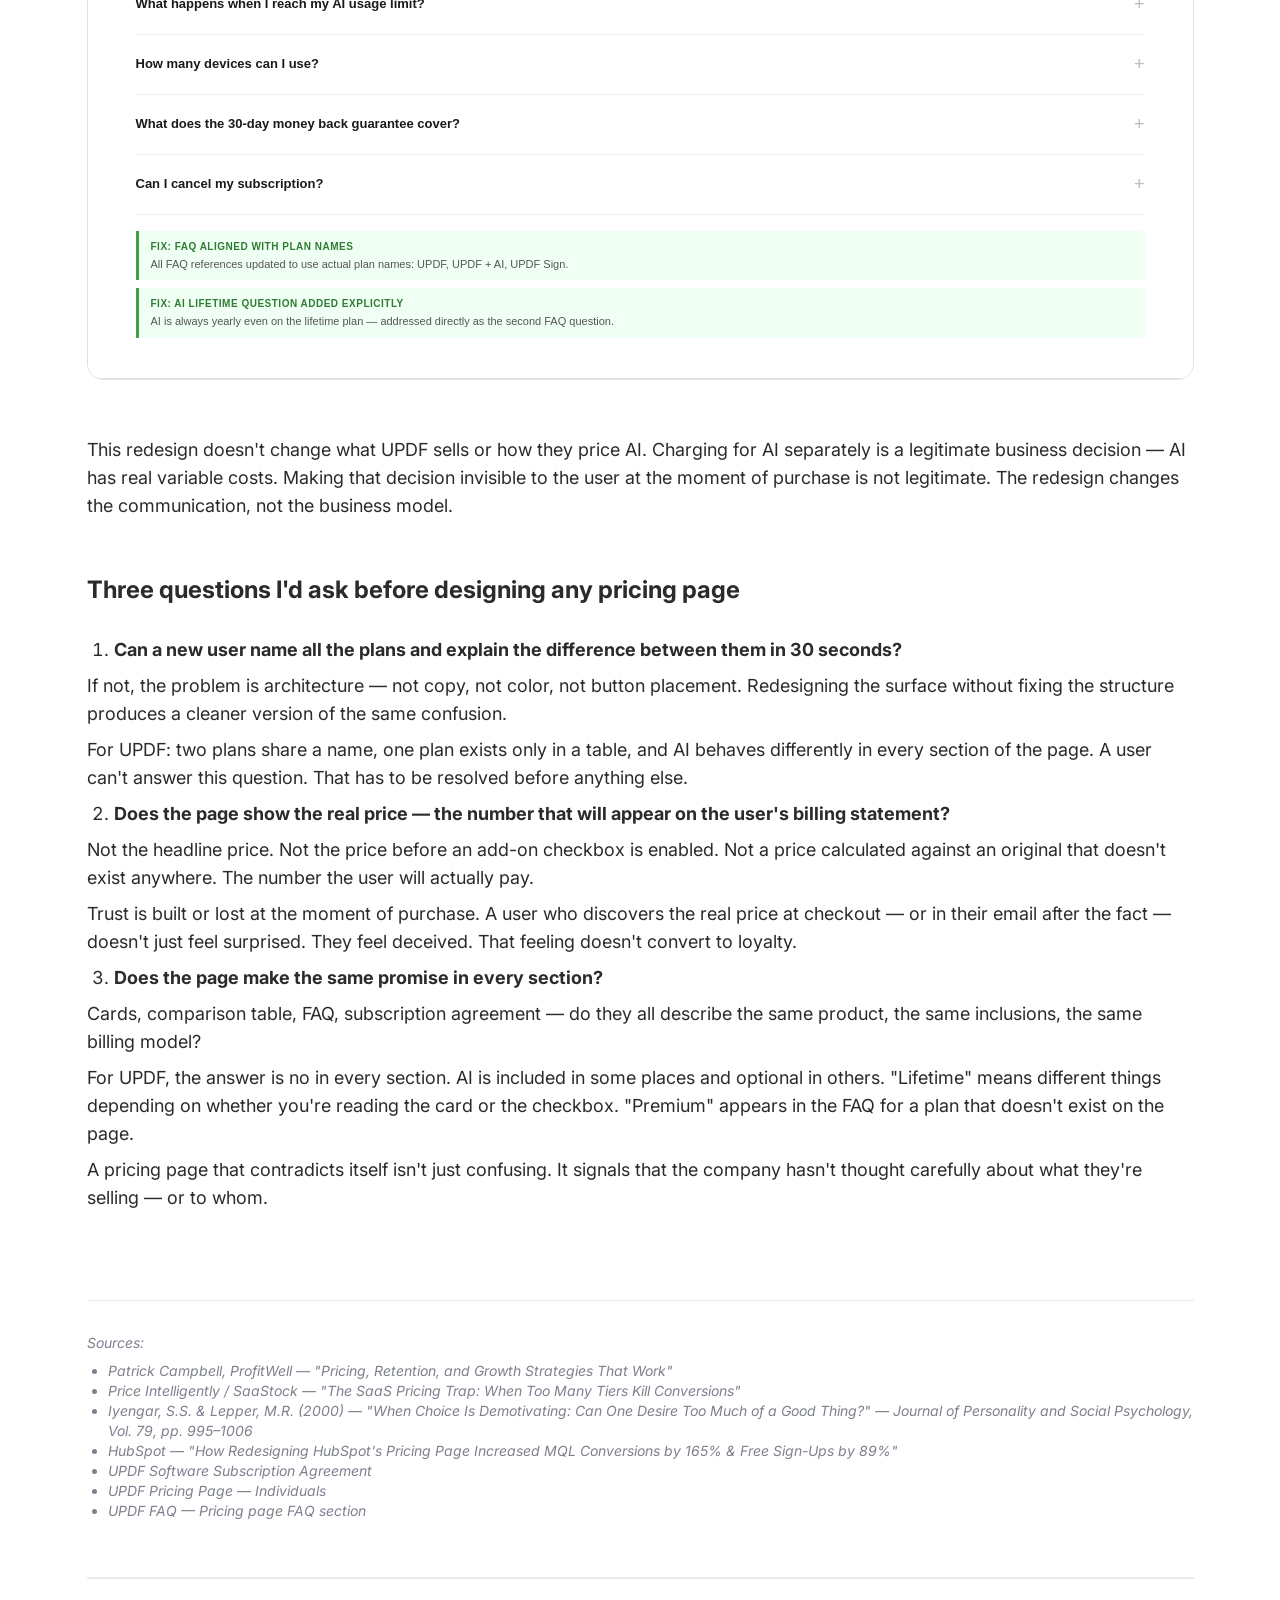
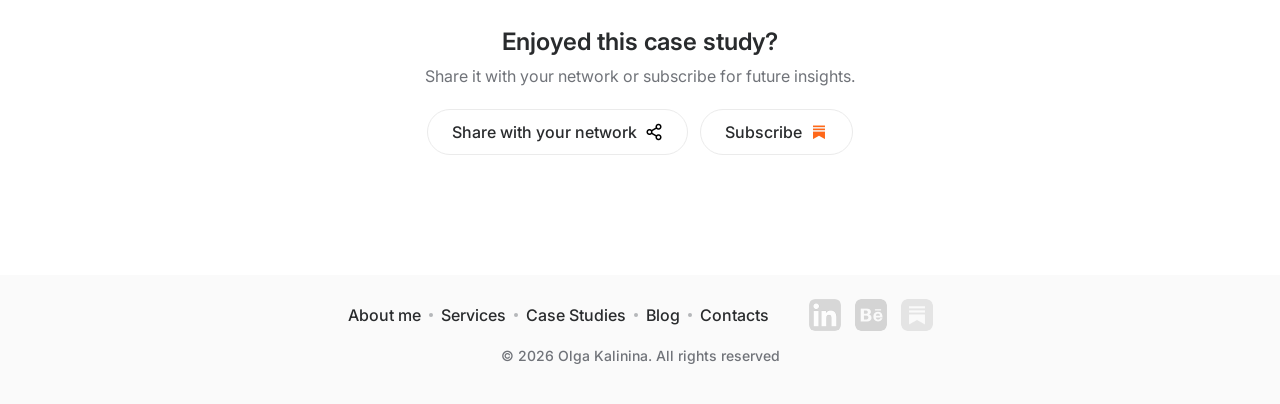
<file: cs-updf.html>
<!DOCTYPE html>
<html lang="en">
<head>
  <meta charset="UTF-8" />
  <meta name="viewport" content="width=device-width, initial-scale=1.0" />
  <title>UPDF: How a Pricing Page Breaks Trust Before the User Pays — Olga Kalinina</title>
  <link rel="preconnect" href="https://fonts.googleapis.com" />
  <link rel="preconnect" href="https://fonts.gstatic.com" crossorigin />
  <link href="https://fonts.googleapis.com/css2?family=Inter:ital,wght@0,400;0,500;0,600;0,700;0,800;1,400;1,700;1,800&display=swap" rel="stylesheet" />
  <link rel="stylesheet" href="style.css" />
  <style>
    /* ── CASE STUDY LAYOUT ── */
    .cs-wrap {
      max-width: 1187px;
      margin: 0 auto;
      padding: 80px 0 0;
      display: flex;
      flex-direction: column;
      gap: 56px;
    }

    /* Logo row */
    .cs-logo-row { display: flex; align-items: center; justify-content: space-between; }
    .cs-logo-pill {
      display: flex; align-items: center; gap: 8px;
      background: #fafafa; border-radius: 9999px;
      padding: 8px 16px;
    }
    .cs-logo-pill img { width: 42px; height: 42px; object-fit: contain; }
    .cs-logo-name {
      font-size: 26px; font-weight: 800; color: #0a0a0a;
      letter-spacing: -0.26px;
    }
    .cs-share-btn {
      background: none; border: none; cursor: pointer; padding: 4px;
      opacity: 0.7; display: flex; align-items: center; transition: opacity 0.2s;
    }
    .cs-share-btn:hover { opacity: 1; }
    .cs-share-btn img { width: 24px; height: 24px; }

    /* Title block */
    .cs-title-block { display: flex; flex-direction: column; gap: 10px; }
    .cs-title-block h1 { font-size: 36px; font-weight: 600; line-height: 1.2; color: #292b2d; }
    .cs-subtitle { font-size: 16px; font-weight: 500; color: #707379; }

    /* Intro description */
    .cs-intro { font-size: 22px; line-height: 1.5; color: #292b2d; font-weight: 400; }

    /* Disclaimer card */
    .cs-disclaimer {
      background: #fafafa; border-radius: 24px;
      padding: 16px 22px; font-style: italic;
      color: #292b2d; font-size: 16px;
      display: flex; flex-direction: column; gap: 12px;
    }
    .cs-disclaimer-label { font-weight: 500; font-style: italic; line-height: 1; }
    .cs-disclaimer p { font-weight: 400; line-height: 1; font-style: italic; }

    /* Cover image */
    .cs-cover-wrap { border-radius: 32px; overflow: hidden; border: 1px solid #e5e5e5; background: white; }
    .cs-cover-wrap img { width: 100%; display: block; border: none; }

    /* "The one job" section — grey card */
    .cs-snapshot-card {
      background: #fafafa; border-radius: 24px;
      padding: 32px 24px; display: flex; flex-direction: column; gap: 24px;
    }
    .cs-snapshot-card h2 { font-size: 24px; font-weight: 500; color: #292b2d; line-height: 28px; }
    .cs-snapshot-card p { font-size: 18px; line-height: 28px; color: #292b2d; }

    /* Sections */
    .cs-section { display: flex; flex-direction: column; gap: 56px; }
    .cs-section-inner { display: flex; flex-direction: column; gap: 32px; }
    .cs-issue-heading { font-size: 24px; font-weight: 700; line-height: 28px; color: #292b2d; }

    /* Body text */
    .cs-body { font-size: 18px; line-height: 28px; color: #292b2d; }
    .cs-body p { margin-bottom: 8px; }
    .cs-body p:last-child { margin-bottom: 0; }
    .cs-body strong { font-weight: 700; }
    .cs-body em { font-style: italic; }

    /* Image wrappers */
    .cs-img-wrap { border-radius: 32px; overflow: hidden; }
    .cs-img-wrap img { width: 100%; display: block; border: none; }

    /* Issue 3: side-by-side layout */
    .cs-issue-split { display: flex; gap: 32px; align-items: center; }
    .cs-issue-split-img { flex-shrink: 0; width: 375px; border-radius: 32px; overflow: hidden; }
    .cs-issue-split-img img { width: 100%; display: block; border: none; }
    .cs-issue-split-text { flex: 1; font-size: 18px; line-height: 28px; color: #292b2d; }
    .cs-issue-split-text p { margin-bottom: 8px; }
    .cs-issue-split-text p:last-child { margin-bottom: 0; }
    .cs-issue-split-text strong { font-weight: 700; }

    /* Callout types */
    .cs-callout-group { display: flex; flex-direction: column; gap: 24px; }

    /* Light callout */
    .cs-callout-light {
      background: #fafafa; border-radius: 24px;
      padding: 24px; display: flex; gap: 24px; align-items: flex-start;
    }
    .cs-callout-light-icon { width: 44px; height: 44px; flex-shrink: 0; object-fit: contain; }
    .cs-callout-light-body { flex: 1; font-size: 18px; line-height: 28px; color: #292b2d; font-style: italic; }
    .cs-callout-light-body > strong:first-child { font-weight: 700; display: block; margin-bottom: 8px; }
    .cs-callout-light-body strong { font-weight: 700; }

    /* Dark callout */
    .cs-callout-dark {
      background: #3d3d3d; border-radius: 24px;
      padding: 24px; display: flex; gap: 24px; align-items: flex-start;
    }
    .cs-callout-dark-icon { width: 56px; height: 56px; flex-shrink: 0; object-fit: contain; border-radius: 50%; }
    .cs-callout-dark-body { flex: 1; font-size: 18px; line-height: 28px; color: white; font-style: italic; }
    .cs-callout-dark-body > strong:first-child { font-weight: 700; display: block; margin-bottom: 8px; }
    .cs-callout-dark-body strong { font-weight: 700; }

    /* Redesign section — centered */
    .cs-redesign-center { display: flex; flex-direction: column; align-items: center; gap: 32px; text-align: center; }
    .cs-redesign-char { width: 100px; height: 100px; object-fit: contain; }
    .cs-redesign-heading { font-size: 24px; font-weight: 700; color: #292b2d; line-height: 28px; }
    .cs-redesign-sub { font-size: 18px; line-height: 28px; color: #292b2d; max-width: 858px; }

    /* Wireframe block — scoped under .wf-root */
    .wf-root {
      font-family: 'Helvetica Neue', Helvetica, Arial, sans-serif;
      font-size: 14px; line-height: 1.5; color: #1a1a1a;
      border-radius: 16px; overflow: hidden;
      border: 1px solid #e0e0e0; background: #f0f0f0;
    }
    .wf-root * { box-sizing: border-box; }
    .wf-root .page { max-width: 100%; background: #fff; }
    .wf-root .wf-label { font-size: 10px; text-transform: uppercase; letter-spacing: 0.08em; color: #888; margin-bottom: 6px; }
    .wf-root .wf-text-line { height: 10px; background: #ddd; border-radius: 2px; margin-bottom: 6px; }
    .wf-root .wf-text-line.short { width: 40%; }
    .wf-root .wf-text-line.medium { width: 65%; }
    .wf-root .wf-text-line.long { width: 90%; }
    .wf-root .wf-btn { display: inline-block; border: 2px solid #1a1a1a; padding: 8px 20px; border-radius: 4px; font-size: 12px; font-weight: 600; text-align: center; background: #fff; }
    .wf-root .wf-btn.primary { background: #1a1a1a; color: #fff; }
    .wf-root .wf-btn.ghost { background: transparent; color: #1a1a1a; border-style: dashed; }
    .wf-root .pg-section { padding: 32px 48px; border-bottom: 1.5px solid #e0e0e0; position: relative; }
    .wf-root .billing-selector { display: flex; border: 2px solid #1a1a1a; border-radius: 6px; overflow: hidden; width: fit-content; margin: 0 auto; }
    .wf-root .billing-option { padding: 10px 32px; font-size: 13px; font-weight: 500; border-right: 1.5px solid #1a1a1a; cursor: pointer; background: #fff; }
    .wf-root .billing-option:last-child { border-right: none; }
    .wf-root .billing-option.active { background: #1a1a1a; color: #fff; }
    .wf-root .billing-option .save-badge { display: inline-block; font-size: 9px; background: #e8f5e9; color: #2e7d32; border-radius: 3px; padding: 1px 5px; margin-left: 6px; font-weight: 600; }
    .wf-root .plans-grid { display: grid; grid-template-columns: 1fr 1fr 1fr; gap: 20px; margin-top: 24px; }
    .wf-root .plan-card { border: 2px solid #ddd; border-radius: 8px; padding: 24px; background: #fff; position: relative; }
    .wf-root .plan-card.highlighted { border-color: #1a1a1a; border-width: 2.5px; }
    .wf-root .plan-badge { position: absolute; top: -12px; left: 50%; transform: translateX(-50%); background: #1a1a1a; color: #fff; font-size: 10px; padding: 3px 12px; border-radius: 20px; white-space: nowrap; }
    .wf-root .plan-name { font-size: 16px; font-weight: 700; margin-bottom: 4px; }
    .wf-root .plan-tagline { font-size: 11px; color: #777; margin-bottom: 16px; }
    .wf-root .plan-price { font-size: 28px; font-weight: 800; margin-bottom: 2px; }
    .wf-root .plan-price span { font-size: 13px; font-weight: 400; color: #777; }
    .wf-root .plan-price-note { font-size: 11px; color: #999; margin-bottom: 16px; }
    .wf-root .plan-divider { border: none; border-top: 1.5px solid #eee; margin: 16px 0; }
    .wf-root .plan-feature { display: flex; align-items: flex-start; gap: 8px; margin-bottom: 8px; font-size: 12px; color: #444; }
    .wf-root .plan-feature .check { width: 14px; height: 14px; border: 1.5px solid #bbb; border-radius: 50%; flex-shrink: 0; margin-top: 1px; display: flex; align-items: center; justify-content: center; font-size: 8px; }
    .wf-root .plan-feature .check.filled { background: #1a1a1a; border-color: #1a1a1a; color: #fff; }
    .wf-root .plan-ai-box { background: #f5f5f5; border: 1.5px dashed #bbb; border-radius: 4px; padding: 10px 12px; font-size: 11px; color: #555; margin: 12px 0; }
    .wf-root .plan-ai-box .ai-label { font-weight: 700; font-size: 12px; color: #1a1a1a; margin-bottom: 4px; }
    .wf-root .plan-price-breakdown { background: #f9f9f9; border: 1.5px solid #e0e0e0; border-radius: 4px; padding: 10px 12px; margin: 12px 0; font-size: 11px; }
    .wf-root .plan-price-breakdown .breakdown-row { display: flex; justify-content: space-between; margin-bottom: 4px; color: #555; }
    .wf-root .plan-price-breakdown .breakdown-total { display: flex; justify-content: space-between; border-top: 1px solid #ddd; padding-top: 6px; margin-top: 4px; font-weight: 700; font-size: 12px; color: #1a1a1a; }
    .wf-root .plan-cta-area { margin-top: 20px; display: flex; flex-direction: column; gap: 8px; }
    .wf-root .free-strip { border: 1.5px dashed #bbb; border-radius: 6px; padding: 16px 24px; margin-top: 16px; display: flex; align-items: center; justify-content: space-between; background: #fafafa; }
    .wf-root .free-strip-left { font-size: 13px; font-weight: 600; }
    .wf-root .free-strip-desc { font-size: 11px; color: #777; margin-top: 4px; }
    .wf-root .comparison-table { width: 100%; border-collapse: collapse; font-size: 12px; margin-top: 16px; }
    .wf-root .comparison-table th { background: #f5f5f5; padding: 10px 16px; text-align: left; font-weight: 600; border: 1px solid #e0e0e0; font-size: 11px; }
    .wf-root .comparison-table th.plan-col { text-align: center; font-size: 12px; }
    .wf-root .comparison-table td { padding: 8px 16px; border: 1px solid #e0e0e0; color: #444; }
    .wf-root .comparison-table td.center { text-align: center; }
    .wf-root .comparison-table tr:nth-child(even) td { background: #fafafa; }
    .wf-root .comparison-table .section-row td { background: #f0f0f0; font-weight: 700; font-size: 11px; text-transform: uppercase; letter-spacing: 0.05em; color: #555; }
    .wf-root .check-yes { color: #2e7d32; font-weight: 700; }
    .wf-root .check-no { color: #bbb; }
    .wf-root .check-limited { color: #f57c00; font-size: 10px; }
    .wf-root .faq-item { border-bottom: 1px solid #eee; padding: 16px 0; }
    .wf-root .faq-q { font-weight: 600; font-size: 13px; display: flex; justify-content: space-between; align-items: center; }
    .wf-root .faq-q::after { content: '+'; font-size: 18px; color: #bbb; font-weight: 300; }
    .wf-root .faq-a { margin-top: 8px; }
    .wf-root h2.section-title { font-size: 22px; font-weight: 700; margin-bottom: 6px; text-align: center; }
    .wf-root .section-subtitle { font-size: 13px; color: #777; text-align: center; margin-bottom: 28px; }
    .wf-root .audience-tabs { display: flex; border-bottom: 2px solid #e0e0e0; }
    .wf-root .audience-tab { padding: 10px 28px; font-size: 13px; font-weight: 500; border-bottom: 2px solid transparent; margin-bottom: -2px; color: #999; cursor: pointer; }
    .wf-root .audience-tab.active { border-bottom-color: #1a1a1a; color: #1a1a1a; font-weight: 700; }
    .wf-root .wf-title-bar { background: #1a1a1a; color: #fff; padding: 12px 48px; display: flex; align-items: center; justify-content: space-between; }
    .wf-root .wf-title-bar h1 { font-size: 14px; font-weight: 600; letter-spacing: 0.05em; text-transform: uppercase; margin: 0; }
    .wf-root .wf-title-bar span { font-size: 11px; color: #aaa; }
    .wf-root .inline-note { background: #fff9c4; border-left: 3px solid #e6cc00; padding: 8px 12px; font-size: 11px; color: #555; margin: 8px 0; border-radius: 0 4px 4px 0; }
    .wf-root .inline-note strong { color: #1a1a1a; display: block; margin-bottom: 2px; font-size: 10px; text-transform: uppercase; letter-spacing: 0.05em; }
    .wf-root .red-note { background: #fff0f0; border-left-color: #e53935; }
    .wf-root .red-note strong { color: #c62828; }
    .wf-root .green-note { background: #f0fff4; border-left-color: #43a047; }
    .wf-root .green-note strong { color: #2e7d32; }
    .wf-root .separator-label { display: flex; align-items: center; gap: 12px; margin: 8px 0 16px; }
    .wf-root .separator-label::before, .wf-root .separator-label::after { content: ''; flex: 1; height: 1px; background: #ddd; }
    .wf-root .separator-label span { font-size: 10px; text-transform: uppercase; letter-spacing: 0.1em; color: #aaa; white-space: nowrap; }

    /* Closing paragraph */
    .cs-closing { font-size: 18px; line-height: 28px; color: #292b2d; }

    /* CTA */
    .cta-block { margin-top: 0; padding: 48px 0 120px; border-top: 2px solid #ebebeb; text-align: center; display: flex; flex-direction: column; align-items: center; gap: 8px; }
    .cta-block h2 { font-size: 24px; font-weight: 600; color: #292b2d; }
    .cta-block p { font-size: 16px; color: #707379; line-height: 1.6; margin-bottom: 12px; }
    .cta-buttons { display: flex; justify-content: center; gap: 12px; flex-wrap: wrap; }
    .btn-outline { display: inline-flex; align-items: center; gap: 8px; padding: 12px 24px; border-radius: 9999px; border: 1.5px solid #ebebeb; background: white; font-size: 16px; font-weight: 500; color: #292b2d; cursor: pointer; transition: border-color 0.2s, transform 0.2s; font-family: 'Inter', sans-serif; text-decoration: none; }
    .btn-outline:hover { border-color: #292b2d; transform: translateY(-1px); }
    .btn-outline img { width: 18px; height: 18px; object-fit: contain; }

    @media (max-width: 900px) {
      .cs-issue-split { flex-direction: column; }
      .cs-issue-split-img { width: 100%; }
      .wf-root .plans-grid { grid-template-columns: 1fr; }
      .wf-root .pg-section { padding: 24px 20px; }
    }
    @media (max-width: 768px) {
      .cs-title-block h1 { font-size: 28px; }
      .cs-issue-heading { font-size: 20px; }
      .cs-intro { font-size: 18px; }
      .cta-block h2 { font-size: 20px; }
      .cta-buttons { flex-direction: column; align-items: stretch; }
      .btn-outline { justify-content: center; }
    }
  </style>
</head>
<body>

  <nav class="nav">
    <a href="index.html"><img src="images/olga_kalinina.jpg" alt="Olga Kalinina" class="nav-avatar" /></a>
    <div class="nav-links">
      <a href="services.html">Services</a>
      <a href="case-studies.html" class="active">Case Studies</a>
      <a href="blog.html">Blog</a>
      <a href="about.html">About me</a>
      <a href="contacts.html">Contacts</a>
    </div>
    <button class="nav-hamburger" onclick="toggleMenu()" aria-label="Menu">
      <span></span><span></span><span></span>
    </button>
  </nav>

  <div class="mobile-menu-backdrop" id="menuBackdrop" onclick="toggleMenu()"></div>
  <div class="mobile-menu" id="mobileMenu">
    <div class="mobile-menu-top">
      <a href="index.html"><img src="images/olga_kalinina.jpg" alt="Olga Kalinina" /></a>
      <button class="mobile-menu-close" onclick="toggleMenu()">&#x2715;</button>
    </div>
    <div class="mobile-menu-links">
      <a href="services.html">Services</a>
      <a href="case-studies.html" class="active">Case Studies</a>
      <a href="blog.html">Blog</a>
      <a href="about.html">About me</a>
      <a href="contacts.html">Contacts</a>
    </div>
  </div>

  <div class="page-wrapper">
    <main class="page-content">
      <div class="container">
        <div class="cs-wrap">

          <!-- Logo row -->
          <div class="cs-logo-row">
            <div class="cs-logo-pill">
              <img src="images/updf_logo.png" alt="UPDF logo" />
              <span class="cs-logo-name">UPDF</span>
            </div>
            <button class="cs-share-btn" id="shareTopBtn" aria-label="Share">
              <img src="images/share-07.png" alt="Share" />
            </button>
          </div>

          <!-- Title block -->
          <div class="cs-title-block">
            <h1>UPDF: how a pricing page breaks trust before the user pays</h1>
            <div class="cs-subtitle">Product Design · SaaS · 2026</div>
          </div>

          <!-- Intro description -->
          <p class="cs-intro">UPDF is an AI-powered PDF editor for different platforms. It competes directly with Adobe Acrobat — and positions itself as the affordable, smarter alternative. The pricing page is where that promise either holds or breaks. I opened it as a new user trying to buy. I couldn't figure out what I was buying. This is what I found — and what I'd do differently.</p>

          <!-- Disclaimer -->
          <div class="cs-disclaimer">
            <div class="cs-disclaimer-label">Disclaimer</div>
            <p>This redesign is based on publicly available information and UX best practices. It does not reflect UPDF's internal business decisions.</p>
          </div>

          <!-- Cover image -->
          <div class="cs-cover-wrap">
            <img src="images/cover_updf.png" alt="UPDF pricing page analysis" />
          </div>

          <!-- The one job of a pricing page -->
          <div class="cs-snapshot-card">
            <h2>The one job of a pricing page</h2>
            <div>
              <p style="font-size:18px;line-height:28px;color:#292b2d;margin-bottom:8px;">A user arrives at a pricing page already interested. They've read about the product. They've compared alternatives. They came here for one thing: to understand what to buy and why.</p>
              <p style="font-size:18px;line-height:28px;color:#292b2d;margin-bottom:8px;">The page has 30 seconds to answer that.</p>
              <p style="font-size:18px;line-height:28px;color:#292b2d;">This one doesn't.</p>
            </div>
          </div>

          <!-- WHAT I FOUND + Issues -->
          <div class="cs-section">

            <!-- Issue 1 -->
            <div class="cs-section-inner">
              <p style="font-size:32px;font-weight:700;line-height:32px;color:#292b2d;">What I found</p>
              <p class="cs-issue-heading">Issue 1: The page doesn't know what it's selling</p>
              <div class="cs-img-wrap">
                <img src="images/issue_1.png" alt="Issue 1: duplicate plan names" />
              </div>
            </div>
            <div class="cs-body">
              <p><strong>Two plans share the same name: UPDF Pro.</strong> One costs $49.99/year, the other $79.99 — billed once, for life. The only visible difference is a small grey label below the price. The feature lists look identical at first glance.</p>
              <p><em>I spent several minutes trying to figure out why do I see one plan twice.</em></p>
              <p>A user scanning three cards side by side sees: Pro, Pro, AI Assistant. Two identical names, one unfamiliar one. Before they can choose a plan, they have to figure out why the same product has two different prices. That question shouldn't exist.</p>
              <p>There is also a fourth plan — <strong>UPDF Sign</strong> — positioned below the main three with no clear relationship to them. And a fifth plan, <strong>"UPDF with AI"</strong> priced at $148.99, which appears only in the comparison table at the bottom. It has no card. No CTA. No explanation. It exists in the table as if the user already knows what it is.</p>
              <p><strong>Five pricing options. Four cards. One ghost plan. No hierarchy at all.</strong></p>
            </div>
            <div class="cs-callout-light">
              <img src="images/lamp_icon_small.png" alt="" class="cs-callout-light-icon" />
              <div class="cs-callout-light-body">
                <strong>By the numbers</strong>
                SaaS companies with more than 4 pricing tiers see on average a 30% lower conversion rate than those offering 3 or fewer options.
              </div>
            </div>

            <!-- Issue 2 -->
            <div class="cs-section-inner">
              <p class="cs-issue-heading">Issue 2: AI is presented as four different things on the same page</p>
              <div class="cs-img-wrap">
                <img src="images/issue_2.png" alt="Issue 2: AI presented as four different things" />
              </div>
              <div class="cs-body">
                <p>This is the most damaging issue on the page.</p>
                <p>The AI Assistant appears as: a <strong>checkbox inside the Pro plan</strong> cards, a <strong>standalone plan card</strong>, a <strong>row in the comparison table</strong>, and a concept explained in the FAQ. Each time, it behaves differently.</p>
                <p>On the <strong>Pro cards</strong>, the AI checkbox is checked by default. The feature list shows AI capabilities. The price shows $49.99. A user reading this card believes AI is included because - honestly - the checkbox doesn't look like a functional element. It's a nice Ui element that visually tells the user - this feature is included. When you uncheck the box, the feature list changes: storage drops from 110GB to 10GB. But the price stays at $49.99! <strong>The card was never showing what $49.99 actually buys.</strong></p>
                <p><strong>Scroll to the comparison table.</strong> AI is marked as not included in the Pro $49.99 plan — which is the correct information. But it contradicts what the card showed by default.</p>
                <p><strong>Read the FAQ.</strong> It describes AI storage as part of the plan totals. Which again contradicts the checkbox mechanic.</p>
                <p>There is also a free tier with limited AI access — 5 PDFs, 100 questions per month. <strong>This is mentioned only in the FAQ.</strong> It doesn't appear anywhere near the pricing cards. A user who isn't ready to commit has no visible path. <strong>So they leave.</strong></p>
                <p>The <strong>AI Assistant standalone card</strong> has no explanation of who it's for. It's positioned alongside complete plans — PDF tools included — with no signal that it's designed for existing UPDF users who want to add AI. A new user sees it and wonders why they'd pay $79 for AI alone when the Pro card appears to include it for $49.99.</p>
              </div>
            </div>
            <div class="cs-callout-group">
              <div class="cs-callout-light">
                <img src="images/lamp_icon_small.png" alt="" class="cs-callout-light-icon" />
                <div class="cs-callout-light-body">
                  <strong>By the numbers</strong>
                  <strong>95% of users</strong> never scroll to the bottom of a page. Information buried in a comparison table — like the accurate AI inclusion status — is effectively invisible to most visitors.
                </div>
              </div>
              <div class="cs-callout-dark">
                <img src="images/Hercuile-dark-pattern.png" alt="" class="cs-callout-dark-icon" />
                <div class="cs-callout-dark-body">
                  <strong>Dark pattern detected</strong>
                  The AI checkbox defaults to checked. The card shows AI features and higher storage as if included in the plan. The price stays at $49.99. The user is shown a version of the product that costs more than what they're about to buy. This is a roach motel variant — easy to enter a state that implies more value, with no clear signal that unchecking changes what you're getting.
                </div>
              </div>
            </div>

            <!-- Issue 3 -->
            <div class="cs-section-inner">
              <p class="cs-issue-heading">Issue 3: "Pay once, use forever" — except for the part that renews every year</p>
              <div class="cs-issue-split">
                <div class="cs-issue-split-img">
                  <img src="images/issue_3.png" alt="Issue 3: pay once but AI renews yearly" />
                </div>
                <div class="cs-issue-split-text">
                  <p><strong>The lifetime Pro card carries a clear headline: "Pay once, use forever."</strong></p>
                  <p>The AI checkbox on the same card — checked by default — adds a subscription: <strong>"auto renew at US$69.00/year. Cancel anytime."</strong></p>
                  <p>There is no lifetime AI option: AI is always billed yearly, regardless of which plan the user chooses. This is confirmed in UPDF's own subscription agreement, but the user will only see this info when they go in documentation that is hidden on the page. It is never stated on the pricing page.</p>
                  <p>A user who chooses the lifetime plan specifically because they want to avoid recurring payments checks the AI box because it looks like a feature. They have now enrolled in a permanent annual subscription attached to a product they bought as a one-time purchase. They find out when the first renewal charge appears.</p>
                  <p>The card's own headline makes a promise, but the checkbox breaks it. Nothing on the page resolves that contradiction.</p>
                </div>
              </div>
            </div>
            <div class="cs-callout-group">
              <div class="cs-callout-light">
                <img src="images/lamp_icon_small.png" alt="" class="cs-callout-light-icon" />
                <div class="cs-callout-light-body">
                  <strong>By the numbers</strong>
                  72% of consumers say unexpected charges after purchase are the top reason they lose trust in a brand and consider cancelling.
                </div>
              </div>
              <div class="cs-callout-dark">
                <img src="images/Hercuile-dark-pattern.png" alt="" class="cs-callout-dark-icon" />
                <div class="cs-callout-dark-body">
                  <strong>Dark pattern detected</strong>
                  This is a hidden subscription pattern. The lifetime card promises a one-time payment. The AI checkbox — checked by default — silently enrolls the user in a $69/year auto-renewing subscription. The word "subscription" does not appear on the card. The contradiction between "pay once" and "auto renew yearly" is never resolved anywhere on the page.
                </div>
              </div>
            </div>

            <!-- Issue 4 -->
            <div class="cs-section-inner">
              <p class="cs-issue-heading">Issue 4: The real price is never shown</p>
              <div class="cs-img-wrap">
                <img src="images/issue_4.png" alt="Issue 4: phantom prices and hidden real cost" />
              </div>
            </div>
            <div class="cs-body">
              <p>When the AI checkbox is checked on the annual Pro card, the price displayed is $49.99. The checkbox fine print says AI renews at $69/year. The actual cost — $118.99/year — is never shown anywhere on the page.</p>
              <p><strong>The checkbox defaults to checked. The user sees $49.99. They click Buy Now. The real price appears at checkout.</strong></p>
              <p>This is the same pattern across every card. Crossed-out original prices — $69.99, $99.99, $139.00 — appear as if there's a standard price being discounted. There is no undiscounted version of any plan available on the page. The "original" prices exist only to create a discount impression.</p>
              <p>The discount percentages are calculated against different baselines across cards. 43% off on the AI Assistant yearly. 26% off on the quarterly. These numbers reference different anchors that never appear anywhere on the page. The user cannot verify a single claimed saving.</p>
              <p>The <strong>UPDF Sign card</strong> claims 50% off from <em>$139</em>. But the monthly plan costs $9 — <em>$108 annualised</em>. The "original" $139 annual price has no basis in any plan shown on the page.</p>
              <p>The same combination of PDF tools and AI appears at three different prices depending on where you look: $118.99 if you use the Pro card checkbox, $148.99 in the comparison table, $79 for the AI-only card. These represent different configurations — but that's never explained.</p>
            </div>
            <div class="cs-callout-group">
              <div class="cs-callout-light">
                <img src="images/lamp_icon_small.png" alt="" class="cs-callout-light-icon" />
                <div class="cs-callout-light-body">
                  <strong>By the numbers</strong>
                  A 1% improvement in pricing clarity can yield an 11.1% increase in operating profit. The inverse is also true — pricing confusion directly reduces conversion and increases refund rates.
                </div>
              </div>
              <div class="cs-callout-dark">
                <img src="images/Hercuile-dark-pattern.png" alt="" class="cs-callout-dark-icon" />
                <div class="cs-callout-dark-body">
                  <strong>Dark pattern detected</strong>
                  Three patterns active simultaneously. <strong>Phantom pricing</strong> — crossed-out original prices with no verifiable reference. <strong>Hidden costs</strong> — the real total ($118.99) is never displayed, only the base price ($49.99). <strong>Drip pricing</strong> — the full cost is revealed incrementally across the card headline, a checkbox, and fine print inside that checkbox. Each element alone might be defensible. Together they form a system that delays the user's understanding of what they will actually pay.
                </div>
              </div>
            </div>

            <!-- Issue 5 -->
            <div class="cs-section-inner">
              <p class="cs-issue-heading">Issue 5: The page wasn't built as one document</p>
              <div class="cs-body">
                <ul style="list-style:disc;padding-left:27px;display:flex;flex-direction:column;gap:8px;">
                  <li>The FAQ references "<strong>premium</strong> individual account." No plan on the page uses the word <strong>Premium</strong>.</li>
                  <li>The FAQ describes <strong>AI storage as included</strong> in plan totals. The cards treat <strong>AI as an optional add-on</strong>.</li>
                  <li>The subscription agreement lists <strong>monthly, quarterly, half-year, and yearly plans</strong>. The pricing page shows only <strong>yearly &amp; lifetime for Pro</strong>. The <strong>quarterly</strong> option exists only on the <strong>AI Assistant</strong> card. <strong>Monthly</strong> exists only on the <strong>Sign card</strong>.</li>
                  <li>Different sections of this page were written or updated at different times. Nobody reconciled them into a single, coherent user experience. The result is a page the user cannot trust even when they read it carefully.</li>
                </ul>
              </div>
            </div>
            <div class="cs-callout-light">
              <img src="images/lamp_icon_small.png" alt="" class="cs-callout-light-icon" />
              <div class="cs-callout-light-body">
                <strong>By the numbers</strong>
                Users who encounter contradictory information on a website are 2.5× more likely to abandon the page than users who encounter information that is simply incomplete.
              </div>
            </div>

          </div><!-- /cs-section -->

          <!-- Redesign proposal — centered -->
          <div class="cs-redesign-center">
            <img src="images/Hercuile_main.png" alt="" class="cs-redesign-char" />
            <p class="cs-redesign-heading">UX redesign proposal: information architecture &amp; decision logic</p>
            <div class="cs-redesign-sub">
              <p style="margin-bottom:8px;">The goal isn't to make this page look better. It's to make it answer one question clearly:</p>
              <p><strong>What should I buy?</strong></p>
            </div>
          </div>

          <!-- ═══════════════════════════════════════════════════════
               WIREFRAME — body content of updf-pricing-wireframe.html
               inlined and scoped under .wf-root
          ════════════════════════════════════════════════════════════ -->
          <div class="wf-root">
            <div class="page">
              <div class="wf-title-bar">
                <h1>UPDF Pricing Page — Wireframe Redesign Proposal</h1>
                <span>Annotated · Structural fixes only</span>
              </div>
              <div class="pg-section" style="padding-top:0;padding-bottom:0;">
                <div class="audience-tabs">
                  <div class="audience-tab active">Individuals</div>
                  <div class="audience-tab">Enterprise</div>
                  <div class="audience-tab">Education</div>
                </div>
              </div>
              <div class="pg-section" style="padding-top:28px;padding-bottom:0;">
                <div style="text-align:center;margin-bottom:8px;">
                  <div class="wf-label" style="text-align:center;">How would you like to pay?</div>
                </div>
                <div class="billing-selector">
                  <div class="billing-option">Monthly</div>
                  <div class="billing-option active">Yearly <span class="save-badge">Save 29%</span></div>
                  <div class="billing-option">Lifetime <span class="save-badge">Best value</span></div>
                </div>
                <div class="inline-note green-note" style="margin-top:16px;">
                  <strong>Fix: billing selector above cards</strong>
                  Current page: billing model is buried inside each card. Now: one decision made once, before seeing plans. Savings shown as real math against monthly baseline — not against phantom original prices.
                </div>
                <div class="inline-note" style="margin-top:8px;">
                  <strong>Yearly selected state shown below</strong>
                  When user selects Monthly or Lifetime, all card prices update. Sign card greys out on Lifetime with a note.
                </div>
              </div>
              <div class="pg-section" style="padding-top:28px;">
                <div class="plans-grid">
                  <div class="plan-card">
                    <div class="plan-name">UPDF</div>
                    <div class="plan-tagline">For anyone who works with PDFs</div>
                    <div class="plan-price">$49.99 <span>/year</span></div>
                    <div class="plan-price-note">$4.17/month · Save 29% vs monthly</div>
                    <div class="plan-ai-box">
                      <div class="ai-label">Includes limited AI</div>
                      Analyse 5 PDFs or ask 100 questions/month. Upgrade to UPDF + AI anytime.
                    </div>
                    <hr class="plan-divider">
                    <div class="plan-feature"><div class="check filled">✓</div> Edit text, images, links in PDF</div>
                    <div class="plan-feature"><div class="check filled">✓</div> Convert PDF to Word, Excel, PPT</div>
                    <div class="plan-feature"><div class="check filled">✓</div> Annotate &amp; comment PDFs</div>
                    <div class="plan-feature"><div class="check filled">✓</div> OCR — scanned PDF to text</div>
                    <div class="plan-feature"><div class="check filled">✓</div> Organise, merge, split pages</div>
                    <div class="plan-feature"><div class="check filled">✓</div> 10GB cloud storage</div>
                    <div class="plan-cta-area">
                      <div class="wf-btn primary" style="text-align:center;">Buy Now — $49.99/year</div>
                      <div class="wf-btn ghost" style="text-align:center;">Start free</div>
                    </div>
                  </div>
                  <div class="plan-card highlighted">
                    <div class="plan-badge">Most popular</div>
                    <div class="plan-name">UPDF + AI</div>
                    <div class="plan-tagline">For anyone who wants AI on top of PDF tools</div>
                    <div class="plan-price-breakdown">
                      <div class="breakdown-row"><span>UPDF (yearly)</span><span>$49.99/yr</span></div>
                      <div class="breakdown-row"><span>AI Assistant (yearly)</span><span>$69.00/yr</span></div>
                      <div class="breakdown-total"><span>Total</span><span>$118.99/yr</span></div>
                    </div>
                    <div class="plan-price-note" style="font-size:10px;color:#e53935;margin-top:4px;">⚠ AI renews yearly at $69 — even on the Lifetime plan</div>
                    <hr class="plan-divider">
                    <div class="plan-feature"><div class="check filled">✓</div> Everything in UPDF</div>
                    <div class="plan-feature"><div class="check filled">✓</div> Unlimited AI — summarise, translate, chat</div>
                    <div class="plan-feature"><div class="check filled">✓</div> Analyse unlimited PDFs</div>
                    <div class="plan-feature"><div class="check filled">✓</div> Chat with 100 PDFs simultaneously</div>
                    <div class="plan-feature"><div class="check filled">✓</div> Paper search + Scholar research</div>
                    <div class="plan-feature"><div class="check filled">✓</div> 110GB cloud storage</div>
                    <div class="plan-cta-area">
                      <div class="wf-btn primary" style="text-align:center;background:#1a1a1a;">Buy Now — $118.99/year</div>
                      <div class="wf-btn ghost" style="text-align:center;">Try AI free for 7 days</div>
                    </div>
                  </div>
                  <div class="plan-card">
                    <div class="plan-name">UPDF Sign</div>
                    <div class="plan-tagline">For legally binding digital signatures</div>
                    <div class="plan-price">$69.00 <span>/year</span></div>
                    <div class="plan-price-note">300 signature requests/year · $9/month if billed monthly</div>
                    <hr class="plan-divider">
                    <div class="plan-feature"><div class="check filled">✓</div> 300 signature requests/year</div>
                    <div class="plan-feature"><div class="check filled">✓</div> Legally binding (AATL certified)</div>
                    <div class="plan-feature"><div class="check filled">✓</div> Batch signing &amp; bulk send</div>
                    <div class="plan-feature"><div class="check filled">✓</div> Mobile signing support</div>
                    <div class="plan-feature"><div class="check filled">✓</div> Audit trail &amp; certification</div>
                    <div class="plan-feature"><div class="check filled">✓</div> 20GB cloud storage</div>
                    <div class="plan-cta-area">
                      <div class="wf-btn primary" style="text-align:center;">Buy Now — $69/year</div>
                      <div class="wf-btn ghost" style="text-align:center;">Free Trial</div>
                    </div>
                    <div class="inline-note" style="margin-top:12px;font-size:10px;">
                      <strong>On Lifetime selection</strong>
                      This card greys out: "UPDF Sign is not available as a lifetime license."
                    </div>
                  </div>
                </div>
                <div class="inline-note green-note" style="margin-top:20px;"><strong>Fix: no duplicate plan names</strong>Current page has two cards both named "UPDF Pro". Renamed: UPDF and UPDF + AI. Names describe what the user gets.</div>
                <div class="inline-note green-note" style="margin-top:8px;"><strong>Fix: real total price shown</strong>UPDF + AI card shows a price breakdown — UPDF cost + AI cost + total. No surprises at checkout.</div>
                <div class="inline-note green-note" style="margin-top:8px;"><strong>Fix: AI yearly billing stated clearly</strong>"AI renews yearly at $69 — even on the Lifetime plan" shown directly on the card, before the user clicks Buy.</div>
                <div class="inline-note red-note" style="margin-top:8px;"><strong>Removed: phantom original prices</strong>Crossed-out prices removed. Savings shown as real math: "Save 29% vs monthly".</div>
                <div class="inline-note red-note" style="margin-top:8px;"><strong>Removed: pre-checked AI checkbox</strong>AI is now a separate plan tier. The user chooses UPDF or UPDF + AI.</div>
                <div class="inline-note red-note" style="margin-top:8px;"><strong>Removed: ghost plan</strong>"UPDF with AI" at $148.99 that existed only in the comparison table with no card is eliminated.</div>
              </div>
              <div class="pg-section" style="padding-top:0;">
                <div class="free-strip">
                  <div>
                    <div class="free-strip-left">Start for free — no credit card required</div>
                    <div class="free-strip-desc">Basic PDF tools with trial watermarks · Convert 2 files/day · Limited AI: 5 PDFs, 100 questions/month</div>
                  </div>
                  <div class="wf-btn" style="white-space:nowrap;">Download free</div>
                </div>
                <div class="inline-note green-note" style="margin-top:12px;"><strong>Fix: free tier visible</strong>Free tier strip directly below plan cards. Users not ready to pay have a visible path — they don't leave.</div>
              </div>
              <div class="pg-section" style="background:#fafafa;">
                <div class="separator-label"><span>Already have UPDF? Add AI only</span></div>
                <div class="plan-card" style="max-width:500px;margin:0 auto;">
                  <div class="plan-name">AI Assistant only</div>
                  <div class="plan-tagline">For existing UPDF owners who want to add AI</div>
                  <div class="plan-price">$79.00 <span>/year</span></div>
                  <div class="plan-price-note">Requires an existing UPDF license · Billed yearly, cancel anytime</div>
                  <hr class="plan-divider">
                  <div class="plan-feature"><div class="check filled">✓</div> Unlimited AI on your existing UPDF</div>
                  <div class="plan-feature"><div class="check filled">✓</div> Summarise, translate &amp; chat with PDFs</div>
                  <div class="plan-feature"><div class="check filled">✓</div> GPT-5 powered</div>
                  <div class="plan-feature"><div class="check filled">✓</div> 100GB cloud storage added</div>
                  <div class="plan-cta-area">
                    <div class="wf-btn primary" style="text-align:center;">Add AI to my UPDF — $79/year</div>
                  </div>
                </div>
                <div class="inline-note green-note" style="margin-top:16px;"><strong>Fix: AI Assistant card audience defined</strong>AI-only option separated into its own section — clearly labelled "for existing UPDF owners." New users never see it as a primary option.</div>
              </div>
              <div class="pg-section">
                <h2 class="section-title">Compare all features</h2>
                <p class="section-subtitle">Expand any section to see the full details.</p>
                <div class="inline-note green-note" style="margin-bottom:16px;"><strong>Fix: progressive disclosure</strong>Table sections collapsed by default. User expands only what they need.</div>
                <table class="comparison-table">
                  <thead>
                    <tr>
                      <th style="width:40%">Feature</th>
                      <th class="plan-col">Free</th>
                      <th class="plan-col">UPDF</th>
                      <th class="plan-col">UPDF + AI</th>
                    </tr>
                  </thead>
                  <tbody>
                    <tr class="section-row"><td colspan="4">PDF Tools</td></tr>
                    <tr><td>Edit text, images, links</td><td class="center"><span class="check-limited">Trial watermark</span></td><td class="center"><span class="check-yes">✓</span></td><td class="center"><span class="check-yes">✓</span></td></tr>
                    <tr><td>Convert PDF (Word, Excel, PPT…)</td><td class="center"><span class="check-limited">2/day</span></td><td class="center"><span class="check-yes">Unlimited</span></td><td class="center"><span class="check-yes">Unlimited</span></td></tr>
                    <tr><td>OCR — scanned PDF to text</td><td class="center"><span class="check-limited">5 uses</span></td><td class="center"><span class="check-yes">✓</span></td><td class="center"><span class="check-yes">✓</span></td></tr>
                    <tr><td>Cloud storage</td><td class="center">1GB</td><td class="center">10GB</td><td class="center">110GB</td></tr>
                    <tr class="section-row"><td colspan="4">AI Features</td></tr>
                    <tr><td>Summarise, translate &amp; chat with PDF</td><td class="center"><span class="check-limited">100 questions/mo</span></td><td class="center"><span class="check-limited">100 questions/mo</span></td><td class="center"><span class="check-yes">Unlimited</span></td></tr>
                    <tr><td>PDFs analysed per month</td><td class="center"><span class="check-limited">5 PDFs</span></td><td class="center"><span class="check-limited">5 PDFs</span></td><td class="center"><span class="check-yes">Unlimited</span></td></tr>
                    <tr><td>AI billing model</td><td class="center"><span class="check-no">—</span></td><td class="center"><span class="check-no">—</span></td><td class="center"><span class="check-limited">+$69/yr, always yearly</span></td></tr>
                  </tbody>
                </table>
                <div class="inline-note green-note" style="margin-top:16px;"><strong>Fix: AI billing shown in table</strong>AI billing model row added so users comparing plans see it directly — not buried in fine print.</div>
                <div class="inline-note green-note" style="margin-top:8px;"><strong>Fix: free AI limits shown clearly</strong>Free and UPDF plans both include limited AI — shown in the table so users understand the upgrade value.</div>
              </div>
              <div class="pg-section">
                <h2 class="section-title">Frequently asked questions</h2>
                <div class="faq-item">
                  <div class="faq-q">What's the difference between UPDF and UPDF + AI?</div>
                  <div class="faq-a"><div class="wf-text-line long"></div><div class="wf-text-line medium"></div></div>
                </div>
                <div class="faq-item">
                  <div class="faq-q">Is the AI Assistant included in the Lifetime plan?</div>
                  <div class="faq-a"><div class="wf-text-line long"></div><div class="wf-text-line short"></div></div>
                </div>
                <div class="faq-item"><div class="faq-q">What happens when I reach my AI usage limit?</div></div>
                <div class="faq-item"><div class="faq-q">How many devices can I use?</div></div>
                <div class="faq-item"><div class="faq-q">What does the 30-day money back guarantee cover?</div></div>
                <div class="faq-item"><div class="faq-q">Can I cancel my subscription?</div></div>
                <div class="inline-note green-note" style="margin-top:16px;"><strong>Fix: FAQ aligned with plan names</strong>All FAQ references updated to use actual plan names: UPDF, UPDF + AI, UPDF Sign.</div>
                <div class="inline-note green-note" style="margin-top:8px;"><strong>Fix: AI lifetime question added explicitly</strong>AI is always yearly even on the lifetime plan — addressed directly as the second FAQ question.</div>
              </div>
            </div>
          </div>
          <!-- ═══════════════════════ END WIREFRAME ═══════════════════════ -->

          <!-- Closing paragraph -->
          <p class="cs-closing">This redesign doesn't change what UPDF sells or how they price AI. Charging for AI separately is a legitimate business decision — AI has real variable costs. Making that decision invisible to the user at the moment of purchase is not legitimate. The redesign changes the communication, not the business model.</p>

          <!-- Three questions -->
          <div style="display:flex;flex-direction:column;gap:32px;">
            <p style="font-size:24px;font-weight:700;line-height:28px;color:#292b2d;">Three questions I'd ask before designing any pricing page</p>
            <div style="font-size:18px;line-height:28px;color:#292b2d;">
              <ol style="padding-left:27px;margin-bottom:8px;">
                <li style="margin-bottom:8px;"><strong>Can a new user name all the plans and explain the difference between them in 30 seconds?</strong></li>
              </ol>
              <p style="margin-bottom:8px;">If not, the problem is architecture — not copy, not color, not button placement. Redesigning the surface without fixing the structure produces a cleaner version of the same confusion.</p>
              <p style="margin-bottom:8px;">For UPDF: two plans share a name, one plan exists only in a table, and AI behaves differently in every section of the page. A user can't answer this question. That has to be resolved before anything else.</p>
              <ol style="padding-left:27px;margin-bottom:8px;" start="2">
                <li style="margin-bottom:8px;"><strong>Does the page show the real price — the number that will appear on the user's billing statement?</strong></li>
              </ol>
              <p style="margin-bottom:8px;">Not the headline price. Not the price before an add-on checkbox is enabled. Not a price calculated against an original that doesn't exist anywhere. The number the user will actually pay.</p>
              <p style="margin-bottom:8px;">Trust is built or lost at the moment of purchase. A user who discovers the real price at checkout — or in their email after the fact — doesn't just feel surprised. They feel deceived. That feeling doesn't convert to loyalty.</p>
              <ol style="padding-left:27px;margin-bottom:8px;" start="3">
                <li style="margin-bottom:8px;"><strong>Does the page make the same promise in every section?</strong></li>
              </ol>
              <p style="margin-bottom:8px;">Cards, comparison table, FAQ, subscription agreement — do they all describe the same product, the same inclusions, the same billing model?</p>
              <p style="margin-bottom:8px;">For UPDF, the answer is no in every section. AI is included in some places and optional in others. "Lifetime" means different things depending on whether you're reading the card or the checkbox. "Premium" appears in the FAQ for a plan that doesn't exist on the page.</p>
              <p>A pricing page that contradicts itself isn't just confusing. It signals that the company hasn't thought carefully about what they're selling — or to whom.</p>
            </div>
          </div>

          <!-- Sources -->
          <div style="display:flex;flex-direction:column;gap:32px;padding:32px 0 0;">
            <hr style="border:none;border-top:1px solid #e9eaec;margin:0;" />
            <div style="font-size:14px;font-style:italic;color:#7e808e;line-height:20px;">
              <p style="margin-bottom:8px;">Sources:</p>
              <ul style="list-style:disc;padding-left:21px;">
                <li style="margin-bottom:0;"><a href="https://businessofsoftware.org/talks/pricing-retention-and-growth-strategies/" target="_blank" rel="noopener" style="color:#7e808e;">Patrick Campbell, ProfitWell — "Pricing, Retention, and Growth Strategies That Work"</a></li>
                <li style="margin-bottom:0;"><a href="https://www.saastock.com/blog/the-saas-pricing-trap-when-too-many-tiers-kill-conversions/" target="_blank" rel="noopener" style="color:#7e808e;">Price Intelligently / SaaStock — "The SaaS Pricing Trap: When Too Many Tiers Kill Conversions"</a></li>
                <li style="margin-bottom:0;"><a href="https://pubmed.ncbi.nlm.nih.gov/11138768/" target="_blank" rel="noopener" style="color:#7e808e;">Iyengar, S.S. &amp; Lepper, M.R. (2000) — "When Choice Is Demotivating: Can One Desire Too Much of a Good Thing?" — Journal of Personality and Social Psychology, Vol. 79, pp. 995–1006</a></li>
                <li style="margin-bottom:0;"><a href="https://blog.hubspot.com/marketing/pricing-page-redesign-conversion-rate-optimization" target="_blank" rel="noopener" style="color:#7e808e;">HubSpot — "How Redesigning HubSpot's Pricing Page Increased MQL Conversions by 165% &amp; Free Sign-Ups by 89%"</a></li>
                <li style="margin-bottom:0;"><a href="https://updf.com/software-subscription-agreement/" target="_blank" rel="noopener" style="color:#7e808e;">UPDF Software Subscription Agreement</a></li>
                <li style="margin-bottom:0;"><a href="https://updf.com/pricing-individuals/" target="_blank" rel="noopener" style="color:#7e808e;">UPDF Pricing Page — Individuals</a></li>
                <li><a href="https://updf.com/updf-faqs/" target="_blank" rel="noopener" style="color:#7e808e;">UPDF FAQ — Pricing page FAQ section</a></li>
              </ul>
            </div>
          </div>

          <!-- CTA -->
          <div class="cta-block">
            <h2>Enjoyed this case study?</h2>
            <p>Share it with your network or subscribe for future insights.</p>
            <div class="cta-buttons">
              <button class="btn-outline" id="shareCtaBtn">
                Share with your network
                <img src="images/share-07.png" alt="" />
              </button>
              <a class="btn-outline" href="https://substack.com/@olinproduct/" target="_blank" rel="noopener">
                Subscribe
                <img src="images/substack.png" alt="Substack" />
              </a>
            </div>
          </div>

        </div><!-- /cs-wrap -->
      </div><!-- /container -->
    </main>

    <footer class="footer">
      <div class="footer-inner">
        <div class="footer-social-row">
          <nav class="footer-links">
            <a href="about.html">About me</a>
            <span class="footer-dot"></span>
            <a href="services.html">Services</a>
            <span class="footer-dot"></span>
            <a href="case-studies.html">Case Studies</a>
            <span class="footer-dot"></span>
            <a href="blog.html">Blog</a>
            <span class="footer-dot"></span>
            <a href="contacts.html">Contacts</a>
          </nav>
          <div class="footer-socials">
            <a href="https://www.linkedin.com/in/olga-kalinina-sundary/" target="_blank" rel="noopener">
              <img src="images/Linkedin_logo.png" alt="LinkedIn" />
            </a>
            <a href="https://www.behance.net/kalininaolga" target="_blank" rel="noopener">
              <img src="images/Behance_logo.png" alt="Behance" />
            </a>
            <a href="https://substack.com/@olinproduct/" target="_blank" rel="noopener">
              <img src="images/Substack_logo_footer.png" alt="Substack" />
            </a>
          </div>
        </div>
        <p class="footer-copy">&#169; 2026 Olga Kalinina. All rights reserved</p>
      </div>
    </footer>
  </div>

  <script>
    function toggleMenu() {
      document.getElementById('mobileMenu').classList.toggle('open');
      document.getElementById('menuBackdrop').classList.toggle('open');
    }
    async function doShare() {
      const url = window.location.href;
      const title = document.title;
      if (navigator.share) { try { await navigator.share({ title, url }); return; } catch(e) {} }
      try {
        await navigator.clipboard.writeText(url);
        const btn = document.getElementById('shareCtaBtn');
        const orig = btn.innerHTML;
        btn.textContent = 'Link copied ✓';
        setTimeout(() => { btn.innerHTML = orig; }, 2000);
      } catch(e) {
        window.open('https://twitter.com/intent/tweet?url=' + encodeURIComponent(url), '_blank');
      }
    }
    document.getElementById('shareCtaBtn').addEventListener('click', doShare);
    document.getElementById('shareTopBtn').addEventListener('click', doShare);
  </script>
</body>
</html>
</file>
<file: style.css>
/* ============================================================
   OLGA KALININA PORTFOLIO — Shared Design System
   ============================================================ */
@import url('https://fonts.googleapis.com/css2?family=Inter:wght@400;500;600&display=swap');

:root {
  --font: 'Inter', sans-serif;
  --dark: #292b2d;
  --gray: #707379;
  --light-gray: #ebebeb;
  --bg-soft: #fafafa;
  --blue-accent: #1947f5;
  --radius-card: 24px;
  --radius-pill: 9999px;
  --shadow-nav: 0 4px 12.8px rgba(68,130,255,0.1);
  --transition: 0.2s ease;
}

*, *::before, *::after { box-sizing: border-box; margin: 0; padding: 0; }
html { -webkit-font-smoothing: antialiased; }

body {
  font-family: var(--font);
  color: var(--dark);
  background: white;
  min-height: 100vh;
  overflow-x: hidden;
}

/* Home page — white background, no gradient */
body.home {
  background: white;
}

a { text-decoration: none; color: inherit; }
img { display: block; max-width: 100%; }

.page-wrapper { display: flex; flex-direction: column; min-height: 100vh; }
.page-content { flex: 1; padding-top: 120px; }
.container { max-width: 1187px; margin: 0 auto; padding: 0 40px; }

/* ============================================================
   NAVIGATION — Desktop
   ============================================================ */
.nav {
  position: fixed;
  top: 34px;
  left: 50%;
  transform: translateX(-50%);
  z-index: 200;
  display: flex;
  align-items: center;
  gap: 24px;
  padding: 16px 16px;
  background: rgba(255,255,255,0.4);
  backdrop-filter: blur(7.5px);
  -webkit-backdrop-filter: blur(7.5px);
  border: 1px solid #F5F5F5;
  border-radius: var(--radius-pill);
  box-shadow: var(--shadow-nav);
  white-space: nowrap;
}

.nav-avatar {
  width: 40px;
  height: 40px;
  border-radius: 50%;
  object-fit: cover;
  flex-shrink: 0;
  cursor: pointer;
  transition: opacity var(--transition);
  background: linear-gradient(135deg, #c4b5fd, #818cf8);
}
.nav-avatar:hover { opacity: 0.85; }

/* nav-links wrapper */
.nav-links {
  display: flex;
  align-items: center;
  gap: 24px;
}

/* FIX: explicitly Medium weight by default, Bold only on hover/active */
.nav-links a {
  font-size: 15px;
  font-weight: 500;      /* Medium — default */
  color: var(--dark);
  transition: color var(--transition), font-weight var(--transition);
}
.nav-links a:hover  { color: var(--dark); font-weight: 600; }  /* Bold on hover */
.nav-links a.active { color: var(--dark); font-weight: 600; }  /* Bold when active */

/* Hamburger — hidden on desktop */
.nav-hamburger {
  display: none;
  flex-direction: column;
  gap: 5px;
  cursor: pointer;
  padding: 4px;
  background: none;
  border: none;
  flex-shrink: 0;
}
.nav-hamburger span {
  display: block;
  width: 22px;
  height: 2px;
  background: var(--dark);
  border-radius: 2px;
}

/* ============================================================
   MOBILE MENU — frosted glass card, matches Figma
   ============================================================ */
.mobile-menu {
  display: none;
  position: fixed;
  top: 16px;
  left: 16px;
  right: 16px;
  z-index: 300;
  background: rgba(255,255,255,0.4);
  backdrop-filter: blur(7.5px);
  -webkit-backdrop-filter: blur(7.5px);
  border: 1px solid #F5F5F5;
  border-radius: 24px;
  box-shadow: var(--shadow-nav);
  padding: 16px 24px 24px;
  flex-direction: column;
  gap: 0;
}
.mobile-menu.open { display: flex; }

/* Top row: avatar + close button */
.mobile-menu-top {
  display: flex;
  align-items: center;
  justify-content: space-between;
  margin-bottom: 24px;
}
.mobile-menu-top img {
  width: 40px;
  height: 40px;
  border-radius: 50%;
  object-fit: cover;
}
.mobile-menu-close {
  width: 36px;
  height: 36px;
  border-radius: 50%;
  border: 1.5px solid var(--light-gray);
  background: white;
  display: flex;
  align-items: center;
  justify-content: center;
  cursor: pointer;
  font-size: 18px;
  color: var(--dark);
  line-height: 1;
}

/* Menu links */
.mobile-menu-links {
  display: flex;
  flex-direction: column;
  gap: 0;
}
.mobile-menu-links a {
  font-size: 20px;
  font-weight: 500;
  color: var(--dark);
  padding: 16px 0;
  border-bottom: 1px solid var(--light-gray);
  transition: color var(--transition);
  text-align: left;
}
.mobile-menu-links a:last-child { border-bottom: none; }
.mobile-menu-links a.active { font-weight: 600; }
.mobile-menu-links a:hover { color: var(--blue-accent); }

/* Backdrop behind mobile menu */
.mobile-menu-backdrop {
  display: none;
  position: fixed;
  inset: 0;
  background: rgba(0,0,0,0.2);
  z-index: 299;
}
.mobile-menu-backdrop.open { display: block; }

/* ============================================================
   FOOTER
   ============================================================ */
.footer { background: var(--bg-soft); padding: 24px 0 40px; margin-top: auto; }
.footer-inner { max-width: 1187px; margin: 0 auto; padding: 0 40px; display: flex; flex-direction: column; align-items: center; gap: 16px; }
.footer-social-row { display: flex; align-items: center; gap: 40px; flex-wrap: wrap; justify-content: center; }
.footer-links { display: flex; align-items: center; gap: 8px; flex-wrap: wrap; justify-content: center; }
.footer-links a { font-size: 16px; font-weight: 500; color: var(--dark); transition: color var(--transition); }
.footer-links a:hover { color: var(--blue-accent); }
.footer-dot { width: 4px; height: 4px; border-radius: 50%; background: var(--gray); opacity: 0.5; display: inline-block; }
.footer-socials { display: flex; align-items: center; gap: 14px; }
.footer-socials a { display: flex; align-items: center; justify-content: center; width: 32px; height: 32px; border-radius: 6px; overflow: hidden; transition: opacity var(--transition); }
.footer-socials a:hover { opacity: 0.75; }
.footer-socials img { width: 32px; height: 32px; object-fit: cover; border-radius: 5px; filter: grayscale(1); opacity: 0.5; }
.footer-socials a:last-child img { opacity: 0.3; }
.footer-copy { font-size: 14px; font-weight: 500; color: var(--gray); text-align: center; }

/* ============================================================
   BUTTONS
   ============================================================ */
.btn-dark { display: inline-flex; align-items: center; justify-content: center; padding: 12px 24px; background: var(--dark); color: white; border-radius: var(--radius-pill); font-size: 18px; font-weight: 500; transition: opacity var(--transition), transform var(--transition); cursor: pointer; border: none; font-family: var(--font); }
.btn-dark:hover { opacity: 0.85; transform: translateY(-1px); }

/* ============================================================
   SECTION LABELS
   ============================================================ */
.section-label { display: inline-flex; align-items: center; gap: 8px; padding: 12px 24px; border: 2px solid var(--light-gray); border-radius: var(--radius-pill); font-size: 16px; font-weight: 500; color: var(--dark); }
.section-label img { width: 24px; height: 24px; object-fit: contain; }

/* ============================================================
   NDA MODAL
   ============================================================ */
.modal-overlay { display: none; position: fixed; inset: 0; background: rgba(0,0,0,0.4); backdrop-filter: blur(4px); z-index: 1000; align-items: center; justify-content: center; }
.modal-overlay.active { display: flex; }
.modal { background: white; border-radius: 20px; padding: 40px; max-width: 440px; width: 90%; box-shadow: 0 24px 64px rgba(0,0,0,0.15); display: flex; flex-direction: column; gap: 16px; }
.modal-icon { width: 48px; height: 48px; background: #f5f5f5; border-radius: 12px; display: flex; align-items: center; justify-content: center; }
.modal h2 { font-size: 20px; font-weight: 600; }
.modal p { font-size: 15px; color: var(--gray); line-height: 1.6; }
.modal-actions { display: flex; gap: 12px; margin-top: 8px; }
.modal-cancel { flex: 1; padding: 12px; border: 1.5px solid var(--light-gray); border-radius: var(--radius-pill); font-size: 15px; font-weight: 500; background: white; cursor: pointer; font-family: var(--font); color: var(--dark); transition: border-color var(--transition); }
.modal-cancel:hover { border-color: var(--dark); }
.modal-submit { flex: 1; padding: 12px; background: var(--dark); color: white; border: none; border-radius: var(--radius-pill); font-size: 15px; font-weight: 500; cursor: pointer; font-family: var(--font); transition: opacity var(--transition); text-decoration: none; display: flex; align-items: center; justify-content: center; }
.modal-submit:hover { opacity: 0.85; }

/* ============================================================
   MOBILE — max-width: 768px
   ============================================================ */
@media (max-width: 768px) {
  .container { padding: 0 20px; }
  .page-content { padding-top: 96px; }

  /* Nav: shrink, show hamburger, hide links */
  .nav {
    top: 16px;
    left: 16px;
    right: 16px;
    transform: none;
    width: calc(100% - 32px);
    justify-content: space-between;
    padding: 12px 16px;
  }
  .nav-links { display: none; }
  .nav-hamburger { display: flex; }

  /* Footer */
  .footer-inner { padding: 0 20px; }
  .footer-social-row { flex-direction: column; gap: 20px; }
  .footer-links { gap: 6px; }
  .footer-links a { font-size: 14px; }

  /* Buttons */
  .btn-dark { font-size: 16px; width: 100%; justify-content: center; }

  /* Section labels */
  .section-label { font-size: 14px; padding: 10px 18px; }

  /* ── Home: hero ── */
  .hero { padding: 40px 0 0 !important; gap: 28px !important; }
  .hero-title { font-size: 24px !important; line-height: 1.4 !important; }
  .hero-sub { font-size: 16px !important; }
  .hero-photo { height: 220px !important; border-radius: 20px !important; }
  .client-logos { gap: 16px !important; flex-wrap: wrap !important; }
  .client-logos img { height: 28px !important; }

  /* ── Home: case study carousel ── */
  .carousel-slide { grid-template-columns: 1fr !important; }
  .cs-card-img img { height: 200px !important; }
  .cs-section-title { font-size: 22px !important; }
  .cs-section-sub { font-size: 16px !important; }
  .cs-section { padding: 48px 0 0 !important; }

  /* ── Home: services ── */
  .services-cards { grid-template-columns: 1fr !important; }
  .svc-card { min-height: unset !important; }
  .svc-card-title { font-size: 18px !important; }
  .svc-card-desc { font-size: 16px !important; }
  .services-section { padding: 48px 0 0 !important; }

  /* ── Home: blog ── */
  .blog-cards { grid-template-columns: 1fr !important; }
  .blog-card { height: auto !important; }
  .blog-section { padding: 48px 0 60px !important; }
  .blog-section-title { font-size: 22px !important; }
  .blog-section-sub { font-size: 16px !important; }

  /* ── Case Studies page ── */
  .cs-grid { grid-template-columns: 1fr !important; padding: 40px 0 60px !important; }
  .cs-card-full { grid-column: auto !important; }

  /* ── Blog page ── */
  .blog-grid { grid-template-columns: 1fr !important; }
  .blog-page { padding: 40px 0 60px !important; }

  /* ── Contacts page ── */
  .contacts-wrap { grid-template-columns: 1fr !important; gap: 32px !important; padding: 40px 0 60px !important; }

  /* ── About page ── */
  .about-wrap { padding: 40px 0 60px !important; gap: 32px !important; }
  .about-section h2 { font-size: 22px !important; }

  /* ── Services page ── */
  .service-title { font-size: 18px !important; }
  .service-subtitle { font-size: 16px !important; }
  .service-body { grid-template-columns: 1fr !important; }
  .tools-section { padding: 40px 0 60px !important; }
  .tools-grid { gap: 8px !important; }
  .tool-pill { font-size: 13px !important; padding: 8px 14px !important; }
}
</file>
